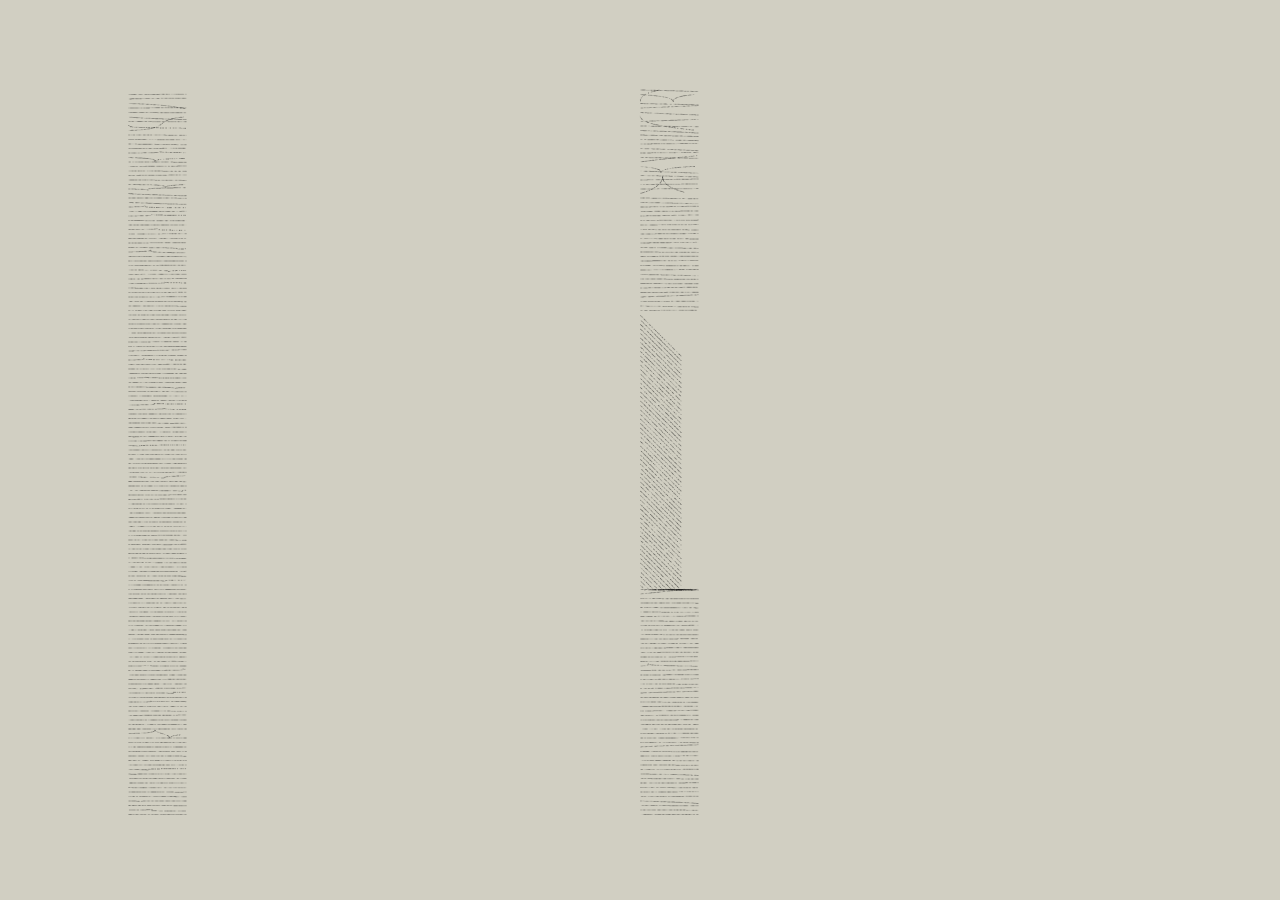
<file: assets/ipfs/QmatX7h1qh8t7VXvkRtc2FouMR8HsnhtpdYqwY32pDhvdn/index.html>
<!DOCTYPE html><html><head>
    <meta http-equiv="Content-Security-Policy" content="
    upgrade-insecure-requests;
    default-src
      'none';
    frame-src
      'self';
    child-src
      'self';
    script-src
      'self'
      'unsafe-inline'
      'unsafe-eval'
      blob:;
    style-src
      'self'
      'unsafe-inline';
    img-src
      'self'
      'unsafe-inline'
      data:
      blob:
      https://services.tzkt.io
      https://ipfs.infura.io
      https://*.infura-ipfs.io
      https://cloudflare-ipfs.com/
      https://ipfs.io/
      https://templewallet.com/logo.png
      https://gateway.pinata.cloud/;
    font-src
      'self'
      data:
      https://ipfs.infura.io
      https://*.infura-ipfs.io
      https://cloudflare-ipfs.com/
      https://fonts.googleapis.com/
      https://ipfs.io/
      https://gateway.pinata.cloud/;
    connect-src
      'self'
      https://better-call.dev
      https://*.better-call.dev
      https://*.cryptonomic-infra.tech
      https://cryptonomic-infra.tech
      https://*.infura.io
      https://*.infura-ipfs.io
      https://infura.io
      blob:
      data:
      ws:
      wss:
      bootstrap.libp2p.io
      preload.ipfs.io
      https://api.versum.xyz
      https://mainnet.smartpy.io
      https://mainnet-tezos.giganode.io
      https://api.etherscan.io
      https://api.thegraph.com
      https://*.tzkt.io
      https://api.hicdex.com
	    https://hdapi.teztools.io
      https://api.tzstats.com
      https://*.wikidata.org
      https://*.coinmarketcap.com
      https://api.openweathermap.org
      https://hicetnunc.xyz
      https://*.hicetnunc.xyz;
    manifest-src
      'self';
    base-uri
      'self';
    form-action
      'none';
    media-src
      'self'
      'unsafe-inline'
      data:
      blob:
      https://ipfs.infura.io
      https://*.infura-ipfs.io
      https://cloudflare-ipfs.com/
      https://ipfs.io/
      https://gateway.pinata.cloud/;
    prefetch-src
      'self'
      https://ipfs.infura.io
      https://*.infura-ipfs.io
      https://cloudflare-ipfs.com/
      https://fonts.googleapis.com/
      https://ipfs.io/
      https://gateway.pinata.cloud/;
    worker-src
      'self'
      'unsafe-inline'
      blob:;">
  
    <title>FXHASH project</title>
    <script id="fxhash-snippet">
      //---- do not edit the following code (you can indent as you wish)
      let alphabet = "123456789abcdefghijkmnopqrstuvwxyzABCDEFGHJKLMNPQRSTUVWXYZ"
      var fxhash = "oo" + Array(49).fill(0).map(_=>alphabet[(Math.random()*alphabet.length)|0]).join('')
      let b58dec = (str) => str.split('').reduce((p,c,i) => p + alphabet.indexOf(c) * (Math.pow(alphabet.length, str.length-i-1)), 0)
      let fxhashTrunc = fxhash.slice(2)
      let regex = new RegExp(".{" + ((fxhash.length/4)|0) + "}", 'g')
      let hashes = fxhashTrunc.match(regex).map(h => b58dec(h))
      let sfc32 = (a, b, c, d) => {
        return () => {
          a |= 0; b |= 0; c |= 0; d |= 0
          var t = (a + b | 0) + d | 0
          d = d + 1 | 0
          a = b ^ b >>> 9
          b = c + (c << 3) | 0
          c = c << 21 | c >>> 11
          c = c + t | 0
          return (t >>> 0) / 4294967296
        }
      }
      var fxrand = sfc32(...hashes)
      //---- /do not edit the following code
    </script>

    <link rel="stylesheet" href="./style.css">

    <!-- if you need to import js scripts do it here -->
    <script src="libraries/p5.min.js"></script>
    <script src="libraries/p5.sound.min.js"></script>
  </head>
  <body>

    <script src="./destroysquare.js"></script>
    <script src="./openSimplexNoise.js"></script>

  

</body></html>
</file>
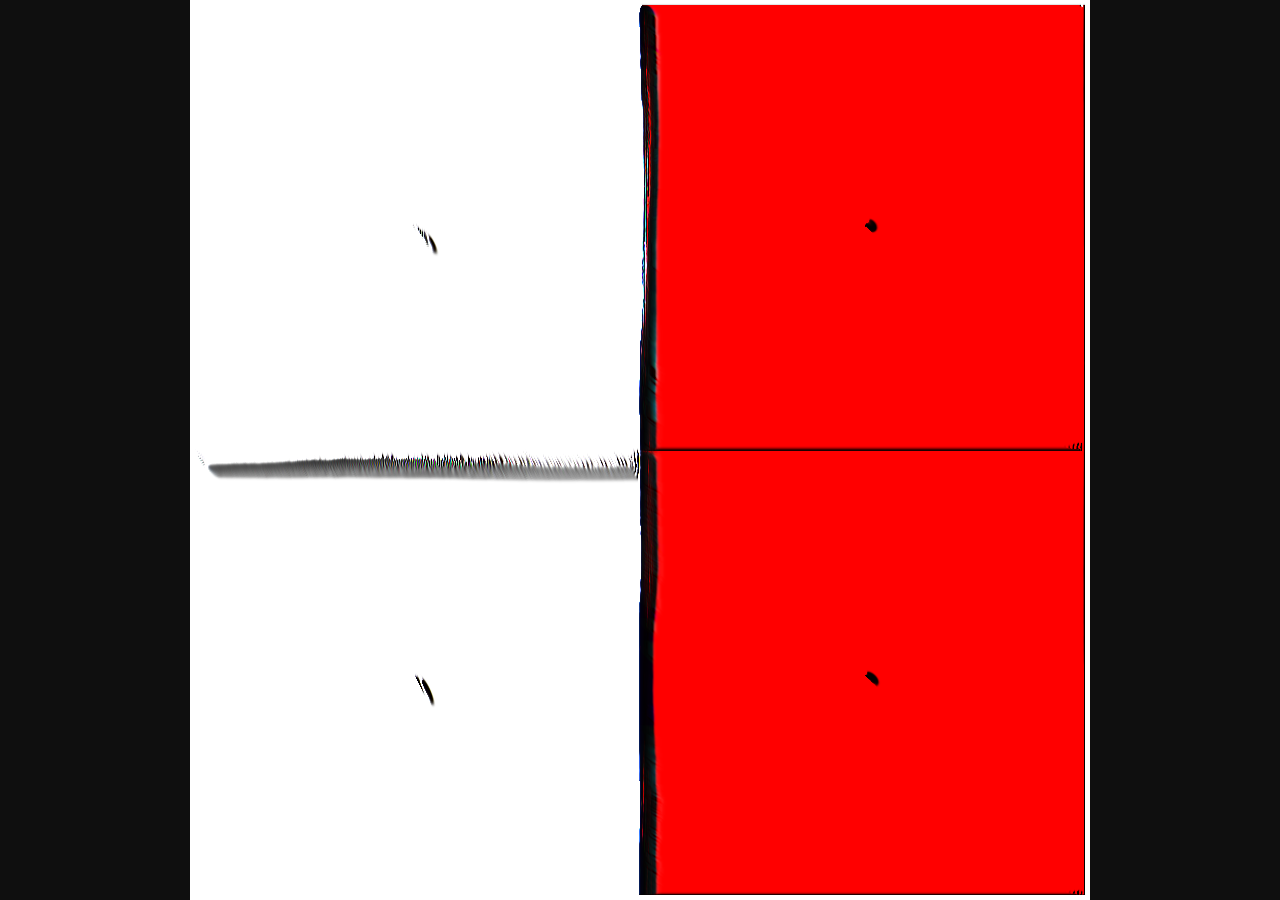
<file: assets/ipfs/QmeuY1wsVt5DzNVxBBQazqvJGwjhw6e4RkqLZtWq393d17/index.html>
<!DOCTYPE html>
<html>
<head>
  <meta charset="UTF-8">
  <title>strained</title>  
<script src="libraries/p5.min.js"></script>
  </head>
  <body>
    <script src="sketch.js"></script>
  </body>
</html>
</file>
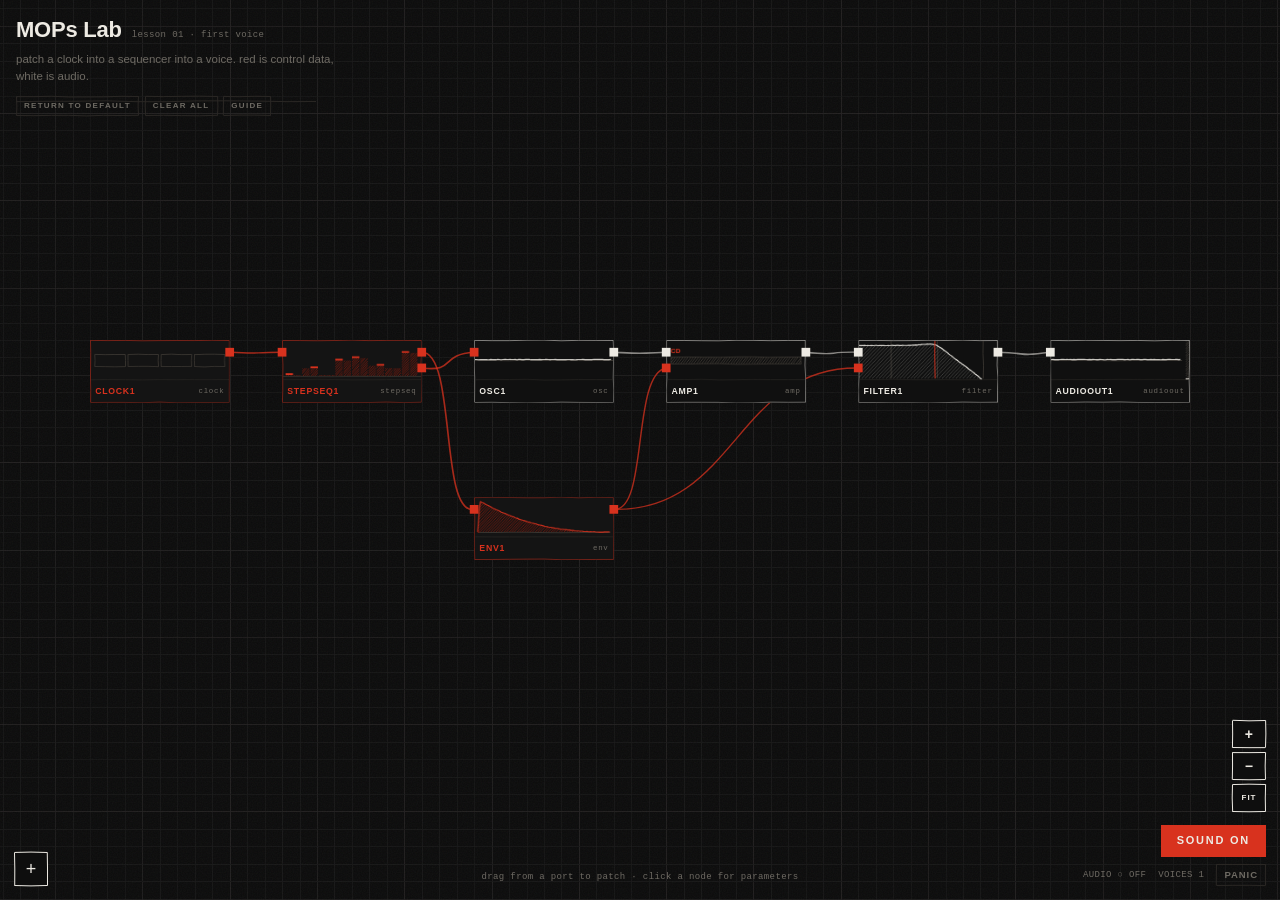
<file: assets/MOPS/mops-lab-lesson-01.html>
<!DOCTYPE html>
<html lang="en">
<head>
<meta charset="utf-8">
<meta name="viewport" content="width=device-width, initial-scale=1, viewport-fit=cover">
<meta name="color-scheme" content="dark">
<title>MOPS LAB</title>
<style>


:root{

  --bg:        #0B0B0B;
  --grid:      #171717;
  --grid-maj:  #222020;
  --panel:     #0E0E0E;
  --node:      #141414;
  --node-audio:#101010;
  --node-hi:   #1B1B1B;
  --rule:      #2A2724;
  --faint:     #3A3631;

  --ink:       #EDEAE3;
  --dim:       #6E6A63;
  --red:       #D8321E;
  --red-dim:   #6E1B10;
  --red-wash:  rgba(216,50,30,.14);

  --ui:   "Helvetica Neue", Helvetica, Arial, sans-serif;
  --mono: ui-monospace, "SF Mono", Menlo, Consolas, "Courier New", monospace;

  --grid-size: 20px;
  --node-w:   160px;
  --node-h:    72px;
  --port:      10px;

  --grain: url("data:image/svg+xml;utf8,<svg xmlns='http://www.w3.org/2000/svg' width='180' height='180'><filter id='n'><feTurbulence type='fractalNoise' baseFrequency='0.8' numOctaves='3' stitchTiles='stitch'/></filter><rect width='100%25' height='100%25' filter='url(%23n)'/></svg>");
}

*,*::before,*::after{ box-sizing:border-box; border-radius:0; }

html,body{
  margin:0; padding:0; height:100%; width:100%;
  background:var(--bg); color:var(--ink);
  font-family:var(--ui); font-size:11.5px; line-height:1.45;
  overflow:hidden;
  -webkit-font-smoothing:antialiased;
  text-rendering:optimizeLegibility;
}

button,input,select,textarea{ font:inherit; color:inherit; background:none; border:0; }

:focus{ outline:none; }
:focus-visible{ outline:1px solid var(--ink); outline-offset:2px; }

#app{
  position:fixed; inset:0;
  display:block;
  overflow:hidden;
  user-select:none;
  -webkit-user-select:none;
}

#stage{
  position:absolute; inset:0;
  background:var(--bg);
  outline:none;
  cursor:default;
  touch-action:none;
  overflow:hidden;
}

#stage.is-panning{ cursor:grabbing; }

#grid{
  position:absolute; inset:0;
  display:block;
  pointer-events:none;
}

#grain{
  position:absolute; inset:0;
  pointer-events:none;
  opacity:.05;
  background-image:var(--grain);
  background-repeat:repeat;
}

#world{
  position:absolute; left:0; top:0; width:0; height:0;
  transform-origin:0 0;
}

.node-layer{ position:absolute; left:0; top:0; width:0; height:0; }

#cables{
  position:absolute; inset:0;
  width:100%; height:100%;
  pointer-events:none;
  overflow:visible;
}

.cable{
  fill:none;
  stroke-width:1.5;
  vector-effect:non-scaling-stroke;
  stroke-linecap:round;
  pointer-events:none;
}

.cable.is-audio{ stroke:var(--ink);  stroke-opacity:.55; }
.cable.is-cd   { stroke:var(--red);  stroke-opacity:.75; }

.cable.is-dragging{ stroke-dasharray:4 3; stroke-opacity:1; }

.cable-tick{
  fill:none;
  stroke:var(--red);
  stroke-width:3;
  stroke-linecap:round;
  vector-effect:non-scaling-stroke;
  pointer-events:none;
}

.cable.is-selected{ stroke-opacity:1; stroke-width:2.5; }

.cable-hit{
  fill:none;
  stroke:transparent;
  stroke-width:8;
  vector-effect:non-scaling-stroke;
  pointer-events:stroke;
  cursor:pointer;
}

.cable-hit:hover + .cable{ stroke-opacity:1 !important; }

.port{
  position:absolute;
  width:var(--port); height:var(--port);
  margin-top:calc(var(--port) / -2);
  border:1px solid transparent;
  cursor:crosshair;
  touch-action:none;
}

.port.is-in { left:calc(var(--port) / -2); }
.port.is-out{ right:calc(var(--port) / -2); }

.port.is-audio{ background:rgba(237,234,227,.4); }
.port.is-cd   { background:rgba(216,50,30,.4); }

.port.is-audio.is-connected{ background:var(--ink); }
.port.is-cd.is-connected   { background:var(--red); }

.port:hover.is-audio, .port.is-hot.is-audio{ background:var(--ink); border-color:var(--bg); outline:1px solid var(--ink); }
.port:hover.is-cd,    .port.is-hot.is-cd   { background:var(--red); border-color:var(--bg); outline:1px solid var(--red); }

.is-patching .port.is-valid.is-audio{ background:var(--ink); }
.is-patching .port.is-valid.is-cd   { background:var(--red); }
.is-patching .port.is-invalid{ opacity:.15; }

.port.is-refused{
  background:var(--red) !important;
  outline:1px solid var(--red);
  opacity:1 !important;
}

.port-label{
  display:none;
  position:absolute; top:50%;
  transform:translateY(-50%);
  padding:0 4px;
  background:var(--bg);
  font-family:var(--mono); font-size:8px; letter-spacing:.04em;
  color:var(--dim);
  white-space:nowrap;
  pointer-events:none;
}

.port.is-in  .port-label{ right:calc(100% + 4px); }
.port.is-out .port-label{ left:calc(100% + 4px); }

.port:hover .port-label{ display:block; }

#hint{
  position:absolute; left:50%; bottom:16px;
  z-index:31;
  transform:translateX(-50%);
  pointer-events:none;
  font-family:var(--mono); font-size:9px; letter-spacing:.04em;
  color:var(--dim);
  white-space:nowrap;
}

#hint.is-flash{ color:var(--red); }

.node-canvas{
  display:block;
  width:100%; height:100%;
}

.node.is-inactive .node-canvas{ opacity:.45; }

.node-inactive{
  order:-1;
  font-family:var(--mono); font-size:8px; letter-spacing:.1em;
  color:var(--red);
}

.node.is-inactive .node-name{ color:var(--dim); }

#status{
  position:absolute; right:14px; bottom:14px;
  z-index:35;
  display:flex; flex-direction:column; align-items:flex-end; gap:7px;
}

.status-row{ display:flex; align-items:center; gap:12px; }

.status-mute{
  padding:8px 16px;
  border:0;
  background:transparent;
  font-family:var(--ui); font-weight:700;
  font-size:11px; letter-spacing:.16em; text-transform:uppercase;
  color:var(--ink);
  cursor:pointer;
  --hand:var(--ink);
}

.status-mute:hover{ background:var(--ink); color:var(--bg); }

.status-mute.is-muted{
  background:var(--red);
  color:var(--ink);
  --hand:var(--red);
}

.status-mute.is-muted:hover{ background:var(--red-dim); }
.status-mute:focus-visible{ outline:1px solid var(--ink); outline-offset:2px; }

.status-item{
  font-family:var(--mono); font-size:9px; letter-spacing:.04em;
  color:var(--dim);
  white-space:nowrap;
}

.status-audio.is-on{ color:var(--ink); }
.status-audio:not(.is-on){ cursor:pointer; }
.status-audio:not(.is-on):hover{ color:var(--ink); }

.status-panic{
  padding:4px 8px;
  border:0;
  font-family:var(--ui); font-weight:700;
  font-size:9.5px; letter-spacing:.1em; text-transform:uppercase;
  color:var(--dim);
  cursor:pointer;
  --hand:var(--rule);
}

.status-panic:hover{ background:var(--red); color:var(--ink); --hand:var(--red); }
.status-panic:focus-visible{ outline:1px solid var(--ink); outline-offset:2px; }

#teach{
  position:absolute; top:96px; left:16px;
  z-index:33;
  display:flex; gap:6px; flex-wrap:wrap;
  max-width:min(52ch, 60%);
}

#teach[hidden]{ display:none; }

.teach-btn{
  padding:4px 8px;
  border:0;
  background:transparent;
  font-family:var(--ui); font-weight:700;
  font-size:8px; letter-spacing:.16em; text-transform:uppercase;
  color:var(--dim);
  cursor:pointer;
  --hand:var(--rule);
}

.teach-btn:hover{ color:var(--ink); --hand:var(--ink); }
.teach-btn.is-on{ background:var(--ink); color:var(--bg); --hand:var(--ink); }
.teach-btn:focus-visible{ outline:1px solid var(--ink); outline-offset:2px; }

#guide{
  position:absolute; top:130px; left:16px;
  z-index:33;
  width:280px; max-width:calc(100% - 32px);
}

#guide[hidden], #info[hidden], #notes[hidden]{ display:none; }

.guide-head{
  display:flex; align-items:center; justify-content:space-between;
  padding:7px 10px 4px;
}

.guide-count{
  font-family:var(--mono); font-size:8.5px; letter-spacing:.1em;
  color:var(--dim);
}

.guide-text{
  margin:0;
  padding:0 10px 8px;
  font-family:var(--ui); font-size:11.5px; line-height:1.45;
  color:var(--ink);
}

.guide-nav{ display:flex; align-items:center; gap:2px; }

.guide-step-btn{
  width:16px; height:16px;
  border:0; background:transparent;
  font-family:var(--ui); font-size:13px; line-height:1;
  color:var(--dim);
  cursor:pointer;
}

.guide-step-btn:hover:not(:disabled){ color:var(--ink); }
.guide-step-btn:disabled{ color:var(--faint); cursor:default; }
.guide-step-btn:focus-visible{ outline:1px solid var(--ink); outline-offset:1px; }

.guide-dots{ display:flex; gap:3px; padding:0 10px 9px; }

.guide-dot{
  flex:1 1 0;
  height:6px;
  padding:0;
  border:0;
  background:transparent;
  cursor:pointer;
}

.guide-dot::after{
  content:"";
  display:block;
  height:2px; margin-top:2px;
  background:var(--faint);
}

.guide-dot:hover::after{ background:var(--ink); }
.guide-dot.is-done::after{ background:var(--dim); }
.guide-dot.is-now::after{ background:var(--red); height:3px; margin-top:1px; }
.guide-dot:focus-visible{ outline:1px solid var(--ink); outline-offset:1px; }

#info{
  position:absolute; right:14px; top:14px;
  z-index:33;
  width:300px; max-width:calc(100% - 28px);
}

#params:not([hidden]) ~ #info{ top:auto; bottom:56px; }

#notes{
  position:absolute; left:50%; top:50%;
  transform:translate(-50%, -50%);
  z-index:37;
  width:520px; max-width:calc(100% - 28px);
  max-height:calc(100% - 56px);
  overflow-y:auto;
}

.info-head{
  display:flex; align-items:center; justify-content:space-between; gap:8px;
  padding:7px 10px 5px;
}

.info-title{
  font-family:var(--ui); font-weight:700;
  font-size:8px; letter-spacing:.16em; text-transform:uppercase;
  color:var(--ink);
}

#info.is-cd .info-title{ color:var(--red); }

.info-close{
  flex:none;
  width:16px; height:16px;
  border:0; background:transparent;
  font-family:var(--ui); font-size:14px; line-height:1;
  color:var(--dim);
  cursor:pointer;
}

.info-close:hover{ color:var(--ink); }
.info-close:focus-visible{ outline:1px solid var(--ink); outline-offset:1px; }

.info-rule{ height:3px; --hand:var(--ink); }
#info.is-cd .info-rule{ --hand:var(--red); }

.info-body{ padding:9px 10px 11px; }

.info-p{
  margin:0;
  font-family:var(--ui); font-size:11.5px; line-height:1.45;
  color:var(--ink);
}

.info-p + .info-p{ margin-top:8px; }

.info-p.is-aside{ color:var(--dim); }

.info-lead{
  font-style:italic;
  color:var(--dim);
}

.info-p.is-aside .info-lead::after{ content:":"; }

.p-info{
  flex:none;
  width:14px; height:14px;
  border:0; background:transparent;
  font-family:var(--ui); font-weight:700; font-style:italic;
  font-size:10px; line-height:1;
  color:var(--dim);
  cursor:pointer;
}

.p-info:hover{ color:var(--ink); }
.p-info:focus-visible{ outline:1px solid var(--ink); outline-offset:2px; }

.status-teach{
  padding:4px 8px;
  border:0;
  font-family:var(--ui); font-weight:700;
  font-size:9.5px; letter-spacing:.1em; text-transform:uppercase;
  color:var(--faint);
  cursor:pointer;
  --hand:var(--rule);
}

.status-teach.is-on{ color:var(--dim); }
.status-teach:hover{ color:var(--ink); --hand:var(--ink); }
.status-teach:focus-visible{ outline:1px solid var(--ink); outline-offset:2px; }

.node{
  position:absolute;
  width:var(--node-w); height:var(--node-h);
  display:flex; flex-direction:column;
  background:var(--node);
  border:0;
  color:var(--ink);
  cursor:default;
}

.node .node-canvas{
  position:absolute; inset:0;
  z-index:0;
}

.node.is-audio{ background:var(--node-audio); }

.node.is-cd{
  background:var(--node);
  border-color:rgba(216,50,30,.55);
  color:var(--red);
}

.node.is-audio:hover{ background:var(--node); }
.node.is-cd:hover{ background:var(--node-hi); }

.node .node-vis{
  flex:none; height:44px; margin:1px;
}

.node .node-foot{
  position:relative; z-index:1;
  flex:1 1 auto;
  display:flex; align-items:center; justify-content:space-between; gap:6px;
  padding:0 6px;
  overflow:hidden;
}

.node .node-name{
  font-family:var(--ui); font-weight:700;
  font-size:10px; letter-spacing:.08em; text-transform:uppercase;
  color:var(--ink);
  white-space:nowrap; overflow:hidden; text-overflow:ellipsis;
}

.node.is-cd .node-name{ color:var(--red); }

.node .node-type{
  font-family:var(--mono);
  font-size:8.5px; letter-spacing:.1em;
  color:var(--dim);
  white-space:nowrap;
}

#add-op{
  position:absolute; left:14px; bottom:14px;
  z-index:35;
  width:34px; height:34px;
  border:0;
  background:var(--panel);
  color:var(--ink);
  font-family:var(--ui); font-size:18px; line-height:1;
  cursor:pointer;
  --hand:var(--ink);
}

#add-op:hover, #add-op.is-open{
  color:var(--bg);
  background:var(--ink);
  --hand:var(--ink);
}

#zoom{
  position:absolute; right:14px; bottom:88px;
  z-index:35;
  display:flex; flex-direction:column; gap:4px;
}

#zoom button{
  width:34px; height:28px;
  border:0;
  background:var(--panel);
  color:var(--ink);
  font-family:var(--ui); font-weight:700;
  font-size:14px; line-height:1;
  letter-spacing:.04em;
  cursor:pointer;
  --hand:var(--ink);
}

#zoom #zoom-fit{ font-size:8px; letter-spacing:.12em; }

#zoom button:hover{
  color:var(--bg);
  background:var(--ink);
  --hand:var(--ink);
}

#zoom button:disabled{
  color:var(--dim);
  cursor:default;
  --hand:var(--rule);
}

#zoom button:disabled:hover{ background:var(--panel); color:var(--dim); }

.panel{
  position:relative;
  isolation:isolate;
  background:var(--panel);
  border:0;
}

.hand-frame{
  position:absolute; left:0; top:0;
  z-index:2;
  pointer-events:none;
  overflow:visible;
}

.hand-frame path{ stroke:var(--hand, var(--rule)); }

.is-hand{ position:relative; }

.panel::after{
  content:"";
  position:absolute; inset:0;
  z-index:-1;
  pointer-events:none;
  opacity:.045;
  background-image:var(--grain);
}

#oplist{
  position:absolute; left:50%; top:50%;
  transform:translate(-50%, -50%);
  z-index:36;
  width:520px; max-width:calc(100% - 28px);
  outline:1px solid var(--rule);
  outline-offset:3px;
}

#oplist[hidden]{ display:none; }

.oplist-filter{
  display:block; width:100%;
  padding:10px 13px;
  border:0;
  background:transparent;
  font-family:var(--mono); font-size:10px; letter-spacing:.04em;
  color:var(--ink);
  outline:none;
}

.oplist-filter-wrap{ --hand:var(--rule); }

.oplist-filter::placeholder{ color:var(--faint); }
.oplist-filter:focus-visible{ outline:1px solid var(--ink); outline-offset:-1px; }

.oplist-cols{ display:flex; align-items:stretch; }

.oplist-col{ flex:1 1 50%; min-width:0; --hand:var(--rule); }

.oplist-col.is-audio{ background:var(--node-audio); }

.oplist-colhead{
  padding:10px 13px 7px;
  font-family:var(--ui); font-weight:700;
  font-size:8px; letter-spacing:.16em; text-transform:uppercase;
  color:var(--dim);
  border:0;
  --hand:var(--rule);
}

.oplist-col.is-cd .oplist-colhead{ color:var(--red); --hand:var(--red-dim); }

.oplist-rows{ padding:5px 0 8px; min-height:150px; }

.oplist-row{
  display:block; width:100%;
  padding:5px 13px;
  text-align:left;
  cursor:pointer;
  border:1px solid transparent;
}

.oplist-row.is-hidden{ display:none; }

.oplist-label{
  display:block;
  font-family:var(--ui); font-weight:700;
  font-size:10px; letter-spacing:.08em; text-transform:uppercase;
  color:var(--ink);
}

.oplist-col.is-cd .oplist-label{ color:var(--red); }

.oplist-blurb{
  display:block;
  font-family:var(--mono); font-size:9px; letter-spacing:.04em;
  color:var(--dim);
}

.oplist-row.is-cursor,
.oplist-row:hover{ background:rgba(237,234,227,.07); }

.oplist-col.is-cd .oplist-row.is-cursor,
.oplist-col.is-cd .oplist-row:hover{ background:var(--red-wash); }

.oplist-row:focus-visible{ outline:1px solid var(--ink); outline-offset:-1px; }

.node.is-selected{
  outline:1px solid var(--ink);
  outline-offset:2px;
  background:var(--node-hi);
}

.node.is-cd.is-selected{ outline-color:var(--red); }

.node-rename{
  width:100%; min-width:0;
  padding:0;
  background:transparent;
  font-family:var(--ui); font-weight:700;
  font-size:10px; letter-spacing:.08em; text-transform:uppercase;
  color:var(--ink);
  outline:none;
  border-bottom:1px solid var(--ink);
}

.node.is-cd .node-rename{ color:var(--red); border-bottom-color:var(--red); }
.node-rename:focus-visible{ outline:1px solid var(--ink); outline-offset:1px; }

#marquee{
  position:absolute;
  z-index:5;
  border:1px solid var(--ink);
  background:rgba(237,234,227,.05);
  pointer-events:none;
}

#marquee[hidden]{ display:none; }

#params{
  position:absolute; top:14px; right:14px;
  z-index:34;
  width:280px;
  max-height:calc(100% - 28px);
  overflow-y:auto;
  overflow-x:hidden;
}

#params.is-wide{ width:320px; }
#params[hidden]{ display:none; }

.p-panel-head{
  display:flex; align-items:center; justify-content:space-between;
  padding:7px 10px 5px;
}

.p-title{
  font-family:var(--ui); font-weight:700;
  font-size:8px; letter-spacing:.16em; text-transform:uppercase;
  color:var(--dim);
}

.p-id{
  display:flex; align-items:baseline; justify-content:space-between; gap:8px;
  padding:0 10px 6px;
}

.p-name{
  flex:1 1 auto; min-width:0;
  padding:0;
  background:transparent;
  font-family:var(--ui); font-weight:700;
  font-size:10px; letter-spacing:.08em; text-transform:uppercase;
  color:var(--ink);
  outline:none;
}

#params.is-cd .p-name{ color:var(--red); }
.p-name:focus-visible{ outline:1px solid var(--ink); outline-offset:1px; }

.p-optype{
  flex:none;
  font-family:var(--mono); font-size:8.5px; letter-spacing:.1em;
  color:var(--dim);
}

.p-rule{ height:3px; --hand:var(--ink); }
#params.is-cd .p-rule{ --hand:var(--red); }

.p-tabs{ display:flex; --hand:var(--rule); }

.p-tab{
  flex:1 1 auto;
  padding:5px 6px;
  border:0;
  font-family:var(--ui); font-weight:700;
  font-size:8px; letter-spacing:.16em; text-transform:uppercase;
  color:var(--dim);
  cursor:pointer;
  --hand:var(--rule);
}
.p-tab:hover{ color:var(--ink); }
.p-tab:focus-visible{ outline:1px solid var(--ink); outline-offset:-2px; }
.p-tab.is-on{ background:var(--ink); color:var(--bg); }
#params.is-cd .p-tab.is-on{ background:var(--red); color:var(--ink); }

.p-body{ padding:10px; }

.p-row + .p-row{ margin-top:14px; }
.p-row.is-inline{ display:flex; align-items:center; justify-content:space-between; }

.p-head{
  display:flex; align-items:baseline; justify-content:space-between; gap:8px;
  margin-bottom:5px;
}

.p-label{
  font-family:var(--ui); font-weight:700;
  font-size:8px; letter-spacing:.16em; text-transform:uppercase;
  color:var(--dim);
}

.p-val{
  font-family:var(--mono); font-size:15px; letter-spacing:.01em;
  font-variant-numeric:tabular-nums;
  color:var(--ink);
}

#params.is-cd .p-val{ color:var(--red); }

.p-empty{
  margin:0;
  font-family:var(--mono); font-size:9px; letter-spacing:.04em;
  color:var(--dim);
}

.p-slider{
  position:relative;
  height:18px;
  cursor:ew-resize;
  touch-action:none;
}

.p-rail{
  position:absolute; inset:0;
  --hand:var(--rule);
}

.p-thumb{
  position:absolute; top:1px;
  width:6px; height:16px;
  margin-left:-3px;
  background:var(--ink);
}

.p-slider.is-cd .p-thumb{ background:var(--red); }
.p-slider:hover .p-rail{ --hand:var(--faint); }
.p-slider:focus-visible{ outline:1px solid var(--ink); outline-offset:2px; }

.p-menu{ display:flex; --hand:var(--rule); }

.p-menu-item{
  flex:1 1 auto;
  padding:4px 6px;
  border:0;
  font-family:var(--ui); font-weight:700;
  font-size:9.5px; letter-spacing:.1em; text-transform:uppercase;
  color:var(--dim);
  cursor:pointer;
  --hand:var(--rule);
}
.p-menu-item:hover{ color:var(--ink); }
.p-menu-item.is-on{ background:var(--ink); color:var(--bg); }
.p-menu.is-cd .p-menu-item.is-on{ background:var(--red); color:var(--ink); }
.p-menu-item:focus-visible{ outline:1px solid var(--ink); outline-offset:-1px; }

.p-toggle{
  width:11px; height:11px;
  border:0;
  cursor:pointer;
  --hand:var(--rule);
}

.p-toggle.is-on{ background:var(--red); --hand:var(--red); }
.p-toggle:focus-visible{ outline:1px solid var(--ink); outline-offset:2px; }

.p-16{
  display:flex; align-items:flex-end; gap:4px;
  touch-action:none;
}

.p-16-col{ flex:1 1 0; min-width:0; display:flex; flex-direction:column; align-items:stretch; }

.p-16-num{
  margin-top:3px;
  font-family:var(--mono); font-size:7px; letter-spacing:0;
  color:var(--faint);
  text-align:center;
}

.p-16-col.is-beat .p-gate,
.p-16-col.is-beat .p-fader{ --hand:var(--dim); }

.p-16-col.is-playing .p-gate,
.p-16-col.is-playing .p-fader{ --hand:var(--red); }
.p-16-col.is-playing .p-16-num{ color:var(--red); }

.p-16-read{ font-size:9px; letter-spacing:.04em; color:var(--dim); }

.p-gate{
  height:36px;
  border:0;
  background:transparent;
  cursor:pointer;
  --hand:var(--rule);
}

.p-gate.is-on{ background:var(--red); --hand:var(--red); }
.p-gate:hover{ --hand:var(--dim); }
.p-gate:focus-visible{ outline:1px solid var(--ink); outline-offset:1px; }

.p-fader{
  position:relative;
  height:90px;
  border:0;
  background:transparent;
  cursor:ns-resize;
  overflow:hidden;
  --hand:var(--rule);
}

.p-fader:hover{ --hand:var(--dim); }

.p-fader-fill{
  position:absolute; left:0; right:0; bottom:0;
  background:var(--red);
}

.p-fader:hover{ border-color:var(--dim); }
.p-fader:focus-visible{ outline:1px solid var(--ink); outline-offset:1px; }

#lockup{
  position:absolute; top:14px; left:16px;
  z-index:30;
  pointer-events:none;
  max-width:min(52ch, 60%);
}

#lockup .lockup-line{
  display:flex; align-items:baseline; gap:10px;
  white-space:nowrap;
}

#lockup .title{
  font-family:var(--ui); font-weight:700;
  font-size:22px; letter-spacing:-.01em;
  color:var(--ink);
}

#lockup .subtitle{
  font-family:var(--mono);
  font-size:9px; letter-spacing:.04em;
  color:var(--dim);
}

#lockup .tagline{
  margin-top:5px;
  font-family:var(--ui); font-weight:400;
  font-size:11.5px; line-height:1.45;
  color:var(--dim);
  white-space:normal;
}

#lockup .lockup-rule{
  height:6px;
  margin-top:2px;
  max-width:300px;
  --hand:var(--rule);
}

#narrow-note{
  position:absolute; left:0; right:0; bottom:0;
  z-index:40;
  display:none;
  padding:5px 10px;
  border-top:1px solid var(--rule);
  background:var(--panel);
  font-family:var(--mono); font-size:9px; letter-spacing:.04em;
  color:var(--dim);
  text-align:center;
  pointer-events:none;
}

@media (max-width: 719px){
  #narrow-note{ display:block; }

  #hint{ display:none; }

  #status{ bottom:32px; right:10px; }
  #add-op{ bottom:32px; left:10px; }

  #zoom{ bottom:104px; right:10px; }

  #lockup{ max-width:92%; }
  #lockup .tagline{ display:none; }
  #teach{ top:58px; max-width:92%; }
}

@media (pointer: coarse){
  #stage{ touch-action:pan-y; }
}

@media (prefers-reduced-motion: reduce){
  *{ animation-duration:.001ms !important; animation-iteration-count:1 !important; transition-duration:.001ms !important; }
}

</style>
</head>
<body>

<div id="app">

  <!-- stage: grid, cables, nodes. tabindex so keyboard works inside an iframe (§12.10) -->
  <div id="stage" tabindex="0" role="application" aria-label="Patch stage">
    <canvas id="grid" aria-hidden="true"></canvas>
    <!-- paper grain: sits over the ground, under everything drawn on it -->
    <div id="grain" aria-hidden="true"></div>
    <!-- cables render behind the nodes; the inner <g> carries the pan/zoom transform -->
    <svg id="cables" aria-hidden="true"></svg>
    <!-- everything in here shares one pan/zoom transform -->
    <div id="world"></div>
    <div id="marquee" hidden></div>
  </div>

  <!-- hint line, bottom-centre (§4.5, §11.4) -->
  <div id="hint" role="status" aria-live="polite"></div>

  <!-- status, bottom-right (§4.5) -->
  <div id="status"></div>

  <!-- The audio gesture gate used to be a full-stage "CLICK TO ENABLE AUDIO" overlay.
       It is gone: the patch is visible from the moment the page loads, and SOUND ON in
       the status bar is the gesture that starts the audio. Nothing sounds until it is
       pressed, so §2's rule still holds — it is just no longer a wall in front of the
       thing the visitor came to look at. -->

  <!-- parameter dialog, docks top-right (§4.5) -->
  <aside id="params" class="panel" aria-label="Parameters" hidden></aside>

  <!-- title lockup, top-left (§4.5) — filled by ui/hud.js from the lesson data -->
  <header id="lockup"></header>

  <!-- teaching layer, top-left under the lockup. All of it can be switched off. -->
  <div id="teach"></div>
  <aside id="guide" class="panel" aria-label="Guide" hidden></aside>
  <aside id="info" class="panel" aria-label="About this operator" hidden></aside>

  <!-- add-operator button, bottom-left (TouchDesigner habit) -->
  <button id="add-op" type="button" aria-label="Add operator" aria-expanded="false" aria-controls="oplist">+</button>

  <!-- Zoom, above the ⊕. The wheel does it on a desktop and two fingers do it on a
       phone, but neither is visible, and a patch fitted into a small frame is small.
       FIT puts the whole patch back on screen. -->
  <div id="zoom" role="group" aria-label="Zoom">
    <button id="zoom-in"  type="button" aria-label="Zoom in">+</button>
    <button id="zoom-out" type="button" aria-label="Zoom out">−</button>
    <button id="zoom-fit" type="button" aria-label="Fit the patch on screen">FIT</button>
  </div>

  <!-- operator list, opens upward from the ⊕ -->
  <div id="oplist" class="panel" role="dialog" aria-label="Add operator" hidden></div>

  <div id="narrow-note">best on a wider screen</div>

</div>

<script>
(function(){
"use strict";
var __modules = {}, __cache = {};
function __require(id){
  if(__cache[id]) return __cache[id];
  var f = __modules[id];
  if(!f) throw new Error("module not found: " + id);
  return (__cache[id] = f());
}

/* ===== src/lessons/lesson-01.js ===== */
__modules["lessons/lesson-01.js"] = function(){


const __default = {
  id: "01",
  title: "MOPs Lab",
  subtitle: "lesson 01 · first voice",
  tagline: "patch a clock into a sequencer into a voice. red is control data, white is audio.",

  ops: ["clock", "stepseq", "env", "osc", "amp", "filter", "audioout"],

  startPatch: null,

  startWithExample: true,

  teaching: true,

  guideSteps: [
    {
      text: "Add a clock. Press tab, or double-click empty space.",
      highlight: "clock",
      done: q => q.node("clock")
    },
    {
      text: "Add a step sequencer and patch the clock's red out into its cd clock in.",
      highlight: "stepseq",
      done: q => q.edge("clock", null, "stepseq", "cd_clock")
    },
    {
      text: "Add an oscillator. Patch the sequencer's cd out to the oscillator's cd pitch.",
      highlight: "osc",
      done: q => q.edge("stepseq", "cd_out", "osc", "cd_pitch")
    },
    {

      text: "Add an audio out and patch the oscillator into it. Now you can hear the sequence.",
      highlight: "audioout",
      done: q => q.reaches("osc", "audioout", "audio")
    },
    {
      text: "Put an amplitude between the oscillator and the audio out. Nothing changes yet — it is open.",
      highlight: "amp",
      done: q => q.edge("osc", "audio", "amp", "audio_in") && q.reaches("amp", "audioout", "audio")
    },
    {
      text: "Add an envelope. Patch the sequencer's cd gate into it, then its cd out into the amplitude's cd.",
      highlight: "env",
      done: q => q.edge("stepseq", "cd_gate", "env", "cd_gate") && q.edge("env", "cd_out", "amp", "cd_amp")
    },
    {
      text: "Put a filter between the amplitude and the audio out, then sweep its cutoff down.",
      highlight: "filter",
      done: q => q.edge("amp", "audio", "filter", "audio_in") && q.reaches("filter", "audioout", "audio")
    },
    {
      text: "Last one: patch the envelope into the filter's cd as well. That is the sound you came for.",
      highlight: "filter",
      done: q => q.edge("env", "cd_out", "filter", "cd_cut")
    }
  ],

  example: {
    nodes: [
      { key: "clock", type: "clock",    x:   40, y:  60 },
      { key: "seq",   type: "stepseq",  x:  260, y:  60 },
      { key: "osc",   type: "osc",      x:  480, y:  60 },
      { key: "amp",   type: "amp",      x:  700, y:  60 },
      { key: "flt",   type: "filter",   x:  920, y:  60 },
      { key: "out",   type: "audioout", x: 1140, y:  60 },
      { key: "env",   type: "env",      x:  480, y: 240 }
    ],
    edges: [
      ["clock", "cd_out",  "seq", "cd_clock"],
      ["seq",   "cd_out",  "osc", "cd_pitch"],
      ["seq",   "cd_gate", "env", "cd_gate"],
      ["osc",   "audio",   "amp", "audio_in"],
      ["env",   "cd_out",  "amp", "cd_amp"],
      ["amp",   "audio",   "flt", "audio_in"],
      ["flt",   "audio",   "out", "audio_in"],
      ["env",   "cd_out",  "flt", "cd_cut"]
    ]
  },

  notes: `This is a simplified model of MOPs, not an emulator. Where it differs:

Audio in MOPs runs at TouchDesigner's frame rate, so an unstable FPS shifts the pitch of everything. The browser has no such constraint — this app stays in tune where a real patch might not. It is worth knowing before it surprises you.

Every operator here has fewer parameters than its MOPs counterpart, and each one says what was cut in its own panel.

One rule is stricter here than in MOPs: the sequencer's clock input only accepts a clock. That is a teaching guardrail, so you cannot wire it into a dead end.

Two things are added rather than simplified: the amplitude has a gain trim and a cd amount, which the MOPs operator does not — there, the level comes from the wire alone.`
};
return { "default": __default };
};

/* ===== src/core/bus.js ===== */
__modules["core/bus.js"] = function(){


const listeners = new Map();

function on(topic, fn){
  let set = listeners.get(topic);
  if(!set){ set = new Set(); listeners.set(topic, set); }
  set.add(fn);
  return () => off(topic, fn);
}

function once(topic, fn){
  const un = on(topic, (...a) => { un(); fn(...a); });
  return un;
}

function off(topic, fn){
  const set = listeners.get(topic);
  if(set){ set.delete(fn); if(!set.size) listeners.delete(topic); }
}

function emit(topic, payload){
  const set = listeners.get(topic);
  if(!set) return;

  for(const fn of Array.from(set)){
    try{ fn(payload); }
    catch(err){ console.error(`[bus] listener for "${topic}" threw`, err); }
  }
}

function clear(){ listeners.clear(); }

const bus = { on, once, off, emit, clear };
const __default = bus;
return { "on": on, "once": once, "off": off, "emit": emit, "clear": clear, "bus": bus, "default": __default };
};

/* ===== src/core/registry.js ===== */
__modules["core/registry.js"] = function(){


const ops = new Map();

const SIGNALS    = ["audio", "cd"];
const CATEGORIES = ["clock", "sequence", "source", "shape", "out"];
const PARAM_TYPES = ["float", "int", "menu", "toggle", "steps16", "gates16"];

function fail(type, msg){
  throw new Error(`[registry] operator "${type}": ${msg}`);
}

function validatePort(type, port, where){
  if(!port.id)    fail(type, `${where} port is missing an id`);
  if(!port.label) fail(type, `${where} port "${port.id}" is missing a label`);
  if(!SIGNALS.includes(port.kind)) fail(type, `${where} port "${port.id}" has kind "${port.kind}"`);

  if(port.kind === "cd" && !/\bcd\b/.test(port.label)){
    fail(type, `cd port "${port.id}" label "${port.label}" must contain "cd"`);
  }
}

function validate(op){
  if(!op || !op.type) throw new Error("[registry] operator has no type");
  const t = op.type;
  if(ops.has(t)) fail(t, "already registered");
  if(!op.label) fail(t, "missing label");
  if(!SIGNALS.includes(op.signal)) fail(t, `signal must be "audio" or "cd"`);
  if(!CATEGORIES.includes(op.category)) fail(t, `unknown category "${op.category}"`);
  if(!op.blurb) fail(t, "missing blurb (shown in the operator list)");

  const ins  = op.ins  || [];
  const outs = op.outs || [];
  ins.forEach(p => validatePort(t, p, "in"));
  outs.forEach(p => validatePort(t, p, "out"));

  const ids = new Set();
  for(const p of ins.concat(outs)){
    if(ids.has(p.id)) fail(t, `duplicate port id "${p.id}"`);
    ids.add(p.id);
  }

  const params = op.params || [];
  if(params.length > 4) fail(t, "more than four parameters (§9)");
  for(const p of params){
    if(!p.id)    fail(t, "a parameter is missing an id");
    if(!p.label) fail(t, `parameter "${p.id}" is missing a label`);
    if(!PARAM_TYPES.includes(p.type)) fail(t, `parameter "${p.id}" has type "${p.type}"`);
    if(p.def === undefined) fail(t, `parameter "${p.id}" is missing a default`);
  }
}

function register(op){
  validate(op);
  ops.set(op.type, {
    ins: [], outs: [], params: [], pages: null,
    ...op
  });
  return op.type;
}

function get(type){
  return ops.get(type) || null;
}

function has(type){
  return ops.has(type);
}

function all(){
  return Array.from(ops.values());
}

function forLesson(lesson){
  const wanted = (lesson && lesson.ops) || [];
  return wanted.map(t => ops.get(t)).filter(Boolean);
}

function portsOf(type){
  const op = ops.get(type);
  return op ? { ins: op.ins, outs: op.outs } : { ins: [], outs: [] };
}

function findPort(type, portId){
  const op = ops.get(type);
  if(!op) return null;
  return op.ins.find(p => p.id === portId) || op.outs.find(p => p.id === portId) || null;
}

function defaultParams(type){
  const op = ops.get(type);
  if(!op) return {};
  const out = {};
  for(const p of op.params){
    out[p.id] = Array.isArray(p.def) ? p.def.slice() : p.def;
  }
  return out;
}

function clear(){ ops.clear(); }
return { "register": register, "get": get, "has": has, "all": all, "forLesson": forLesson, "portsOf": portsOf, "findPort": findPort, "defaultParams": defaultParams, "clear": clear };
};

/* ===== src/ops/hand.js ===== */
__modules["ops/hand.js"] = function(){


function seeded(seed){
  let s = (seed >>> 0) || 0x9e3779b9;
  return function(){
    s ^= s << 13; s >>>= 0;
    s ^= s >>> 17;
    s ^= s << 5;  s >>>= 0;
    return s / 4294967296;
  };
}

function seedOf(str){
  let h = 2166136261;
  const text = String(str);
  for(let i = 0; i < text.length; i++){
    h ^= text.charCodeAt(i);
    h = Math.imul(h, 16777619);
  }
  return h >>> 0;
}

function handLine(g, x1, y1, x2, y2, seed, amp){
  const rnd = seeded(seed);
  const a = amp === undefined ? 0.6 : amp;
  const dx = x2 - x1, dy = y2 - y1;
  const len = Math.hypot(dx, dy) || 1;
  const nx = -dy / len, ny = dx / len;
  const segs = Math.max(2, Math.min(8, Math.round(len / 14)));

  g.beginPath();
  g.moveTo(x1 + (rnd() - .5) * a, y1 + (rnd() - .5) * a);
  for(let i = 1; i <= segs; i++){
    const u = i / segs;

    const bow = Math.sin(u * Math.PI) * (rnd() - .5) * a * 2;
    g.lineTo(x1 + dx * u + nx * bow, y1 + dy * u + ny * bow);
  }
  g.stroke();
}

function handRect(g, x, y, w, h, seed, amp){
  const a = amp === undefined ? 0.5 : amp;
  handLine(g, x, y, x + w, y, seed, a);
  handLine(g, x + w, y, x + w, y + h, seed ^ 0x1111, a);
  handLine(g, x + w, y + h, x, y + h, seed ^ 0x2222, a);
  handLine(g, x, y + h, x, y, seed ^ 0x3333, a);
}

function handStroke(g, pts, seed, amp){
  if(pts.length < 4) return;
  const rnd = seeded(seed);
  const a = amp === undefined ? 0.5 : amp;

  g.beginPath();
  g.moveTo(pts[0], pts[1]);
  for(let i = 2; i < pts.length; i += 2){
    g.lineTo(pts[i] + (rnd() - .5) * a, pts[i + 1] + (rnd() - .5) * a);
  }
  g.stroke();
}

function hatch(g, x, y, w, h, opts){
  if(w <= 0 || h <= 0) return;
  const o = opts || {};
  const gap = o.gap || 3;
  const seed = o.seed || 1;
  const rnd = seeded(seed);
  const jitter = o.jitter === undefined ? 0.7 : o.jitter;

  g.save();
  g.beginPath();
  g.rect(x, y, w, h);
  g.clip();

  g.lineWidth = o.lineWidth || 1;

  const span = w + h;
  for(let d = -h; d < span; d += gap){
    const j = (rnd() - .5) * jitter;
    g.beginPath();
    g.moveTo(x + d + j, y - 1);
    g.lineTo(x + d - h + j, y + h + 1);
    g.stroke();
  }
  g.restore();
}

function inkBar(g, x, y, w, h, seed, opts){
  const o = opts || {};
  if(w <= 0 || h <= 0) return;
  if(o.fill){
    g.fillStyle = o.fill;
    g.fillRect(x, y, w, h);
  }
  if(o.hatch){
    g.strokeStyle = o.hatch;
    hatch(g, x, y, w, h, { gap: o.gap || 3, seed, lineWidth: o.lineWidth || 1 });
  }
  if(o.edge){
    g.strokeStyle = o.edge;
    g.lineWidth = 1;
    handRect(g, x + .5, y + .5, w - 1, h - 1, seed ^ 0x55aa, 0.45);
  }
}
return { "seeded": seeded, "seedOf": seedOf, "handLine": handLine, "handRect": handRect, "handStroke": handStroke, "hatch": hatch, "inkBar": inkBar };
};

/* ===== src/ops/clock.js ===== */
__modules["ops/clock.js"] = function(){


const { hatch, handRect, handLine } = __require("ops/hand.js");

const PULSE_HIGH = 0.02;
const HISTORY = 64;

const __default = {
  type:     "clock",
  label:    "Clock",
  signal:   "cd",
  category: "clock",
  blurb:    "keeps time",

  info: `Keeps time for everything else. It sends a pulse on every 1/16 note, so at 120 BPM you get eight pulses a second. Nothing else in the patch has an opinion about tempo — take the clock away and the sequence stops.

In MOPs: the clock is a control-data operator and its output is red, like everything that carries timing.

Simplified here: BPM only. The real one also has a multiplier and swing.`,

  ins: [],
  outs: [
    { id: "cd_out", kind: "cd", label: "cd clock" }
  ],

  params: [
    { id: "bpm", label: "BPM", type: "float", min: 40, max: 240, step: 1, def: 120, unit: "" }
  ],
  pages: null,

  create(ctx, node, api){
    const src = ctx.createConstantSource();
    src.offset.value = 0;
    src.start();

    let next = 0;
    let step = 0;
    const history = [];

    function pulseDur(){ return 60 / node.params.bpm / 4; }

    return {
      inputs:  {},
      outputs: { cd_out: src },

      onTick(now, until){
        if(!next || next < now - 0.5) next = now + 0.05;

        while(next < until){
          const t = next;
          const dur = pulseDur();

          src.offset.setValueAtTime(1, t);
          src.offset.setValueAtTime(0, t + Math.min(PULSE_HIGH, dur * 0.5));

          const info = { pulseDur: dur, step, bpm: node.params.bpm };
          api.emit("cd_out", t, 1, info);

          api.emit("cd_out", t + Math.min(PULSE_HIGH, dur * 0.5), 0, { ...info, rearm: true });

          history.push({ time: t, step });
          if(history.length > HISTORY) history.shift();

          step++;
          next = t + dur;
        }
      },

      meter(){
        const now = api.now();
        let current = -1, at = 0;
        for(const h of history){
          if(h.time <= now){ current = h.step; at = h.time; }
        }
        const dur = pulseDur();
        return {
          step: current,
          sincePulse: current < 0 ? 99 : now - at,
          pulseDur: dur,
          bpm: node.params.bpm,
          beat: current < 0 ? -1 : Math.floor(current / 4) % 4,
          sixteenth: current < 0 ? -1 : current % 4
        };
      },

      dispose(){
        try{ src.offset.cancelScheduledValues(0); }catch(e){}
        setTimeout(() => {
          try{ src.stop(); }catch(e){}
          try{ src.disconnect(); }catch(e){}
        }, 40);
      }
    };
  },

  draw(g, w, h, t, m, seed){
    const red = "#D8321E", redDim = "#6E1B10", faint = "#3A3631";
    const s = seed || 1;

    const pad = 4;
    const cellW = (w - pad * 2 - 6) / 4;
    const y = Math.round(h / 2 - 7);
    const cellH = 14;
    const beat = m ? m.beat : -1;

    for(let i = 0; i < 4; i++){
      const x = Math.round(pad + i * (cellW + 2));
      const cw = Math.round(cellW) - 1;
      const on = beat >= 0 && i <= beat;

      if(on){
        if(i === beat){
          g.fillStyle = red;
          g.fillRect(x + 1, y + 1, cw - 1, cellH - 1);
        }else{
          g.strokeStyle = redDim;
          hatch(g, x + 1, y + 1, cw - 1, cellH - 1, { gap: 2.5, seed: s ^ (i * 977) });
        }
      }

      g.strokeStyle = on ? red : faint;
      g.lineWidth = 1;
      handRect(g, x + .5, y + .5, cw, cellH, s ^ (i * 7919), 0.5);
    }

    if(m && m.sincePulse < 0.07){
      g.globalAlpha = 1 - m.sincePulse / 0.07;
      g.strokeStyle = red;
      g.lineWidth = 2;
      handLine(g, pad, y + cellH + 6, w - pad - 6, y + cellH + 6, s ^ 0x51, 0.8);
      g.globalAlpha = 1;
    }
  }
};
return { "default": __default };
};

/* ===== src/ops/stepseq.js ===== */
__modules["ops/stepseq.js"] = function(){


const { hatch, handLine } = __require("ops/hand.js");

const STEPS = 16;
const HISTORY = 64;

const GATES = [true, false, false, true, false, false, true, false,
               true, false, false, true, false, false, true, false];

const SEQ = [0, 0, .25, .25, 0, 0, .5, .5, .58, .58, .33, .33, .25, .25, .75, .75];

const __default = {
  type:     "stepseq",
  label:    "Step Sequencer",
  signal:   "cd",
  category: "sequence",
  blurb:    "16 steps",

  info: `Sixteen steps. Each step holds two things: whether a note happens (the gate) and what value it sends (the cd). Both come out of separate red ports, because they do different jobs — the gate is a moment, the cd is a level that stays until the next step.

In MOPs: the same split.

Simplified here: 16 steps fixed, and this input only takes a clock so you can't wire it into a dead end. Random order picks a step at random on every pulse rather than shuffling, so the same step can come up twice.`,

  ins: [
    { id: "cd_clock", kind: "cd", label: "cd clock", trigger: true, accepts: ["clock"] }
  ],
  outs: [
    { id: "cd_gate", kind: "cd", label: "cd gate" },
    { id: "cd_out",  kind: "cd", label: "cd" }
  ],

  params: [
    { id: "order", label: "Order", type: "menu", options: ["forward", "reverse", "random"], def: "forward", page: "gate" },
    { id: "gates", label: "Gates", type: "gates16", def: GATES, page: "gate" },
    { id: "steps", label: "Steps", type: "steps16", def: SEQ, min: 0, max: 1, page: "cd" }
  ],
  pages: [
    { id: "gate", label: "GATE" },
    { id: "cd",   label: "CD" }
  ],

  create(ctx, node, api){
    const cv = ctx.createConstantSource();
    cv.offset.value = 0;
    cv.start();

    const gate = ctx.createConstantSource();
    gate.offset.value = 0;
    gate.start();

    let index = -1;
    const history = [];

    function advance(){
      const order = node.params.order;
      if(order === "random")      return Math.floor(Math.random() * STEPS);
      if(order === "reverse")     return index <= 0 ? STEPS - 1 : index - 1;
      return (index + 1) % STEPS;
    }

    return {

      inputs:  {},
      outputs: { cd_gate: gate, cd_out: cv },

      onPulse(time, info){
        const steps = node.params.steps;
        const gates = node.params.gates;
        const dur = info && info.pulseDur ? info.pulseDur : 0.125;

        index = advance();
        const value = steps[index] || 0;

        cv.offset.setValueAtTime(value, time);
        api.emit("cd_out", time, value, info);

        if(gates[index]){
          const off = time + dur * 0.5;
          gate.offset.setValueAtTime(1, time);
          gate.offset.setValueAtTime(0, off);
          api.emit("cd_gate", time, 1, info);
          api.emit("cd_gate", off, 0, { ...info, rearm: true });
        }

        history.push({ time, step: index });
        if(history.length > HISTORY) history.shift();
      },

      meter(){
        const now = api.now();
        let current = -1, at = 0;
        for(const h of history){
          if(h.time <= now){ current = h.step; at = h.time; }
        }
        return {
          step: current,
          sinceStep: current < 0 ? 99 : now - at,
          steps: node.params.steps,
          gates: node.params.gates
        };
      },

      dispose(){
        setTimeout(() => {
          try{ cv.stop(); }catch(e){}
          try{ gate.stop(); }catch(e){}
          try{ cv.disconnect(); }catch(e){}
          try{ gate.disconnect(); }catch(e){}
        }, 40);
      }
    };
  },

  draw(g, w, h, t, m, seed){
    const red = "#D8321E", redDim = "#6E1B10", faint = "#3A3631";
    const steps = (m && m.steps) || [];
    const gates = (m && m.gates) || [];
    const s = seed || 1;

    const pad = 3;
    const usable = w - pad * 2;
    const barW = usable / STEPS;
    const floorY = h - 3;
    const maxH = h - 8;
    const here = m ? m.step : -1;

    for(let i = 0; i < STEPS; i++){
      const x = pad + i * barW;
      const bw = Math.max(1, barW - 1);
      const v = steps[i] || 0;
      const bh = Math.max(1, v * maxH);
      const live = i === here;

      if(live){
        g.fillStyle = "rgba(216,50,30,.16)";
        g.fillRect(x, 1, bw, h - 2);
      }

      if(live){
        g.fillStyle = red;
        g.fillRect(x, floorY - bh, bw, bh);
      }else{
        g.strokeStyle = redDim;
        hatch(g, x, floorY - bh, bw, bh, { gap: 2.5, seed: s ^ (i * 2654435761), lineWidth: 1 });
      }

      if(gates[i]){
        g.fillStyle = red;
        g.fillRect(x, floorY - bh - 2, bw, 2);
      }
    }

    if(here >= 0){
      const x = pad + here * barW;
      g.strokeStyle = red;
      g.lineWidth = 1;
      handLine(g, x, 1, x, h - 1, s ^ 0x7f, 0.7);
    }

    g.strokeStyle = faint;
    g.lineWidth = 1;
    handLine(g, 0, floorY + .5, w, floorY + .5, s ^ 0xbead, 0.5);
  }
};
return { "default": __default };
};

/* ===== src/engine/cd.js ===== */
__modules["engine/cd.js"] = function(){


const RING = 64;
const EPS  = 1e-9;

function createCDLog(){
  const logs = new Map();

  const key = (nodeId, portId) => nodeId + "/" + portId;

  function record(nodeId, portId, time, value){
    const k = key(nodeId, portId);
    let ring = logs.get(k);
    if(!ring){ ring = []; logs.set(k, ring); }
    ring.push({ time, value });
    if(ring.length > RING) ring.shift();
  }

  function at(nodeId, portId, time){
    const ring = logs.get(key(nodeId, portId));
    if(!ring || !ring.length) return null;
    let found = null;
    for(const entry of ring){
      if(entry.time <= time + EPS) found = entry.value;
    }
    return found;
  }

  function forget(nodeId){
    for(const k of Array.from(logs.keys())){
      if(k.startsWith(nodeId + "/")) logs.delete(k);
    }
  }

  function clear(){ logs.clear(); }

  return { record, at, forget, clear };
}

const RAMP_EVENTS = 16;

function createRampState(){
  let events = [];

  function add(ev){
    events.push(ev);

    events.sort((a, b) => a.time - b.time);
    if(events.length > RAMP_EVENTS) events = events.slice(events.length - RAMP_EVENTS);
  }

  function set(time, value){ add({ kind: "set", time, value }); }

  function ramp(t0, from, to, duration, curve){
    add({
      kind: "ramp", time: t0, from, to,
      duration: Math.max(1e-6, duration),
      curve: curve === "exp" && from > 0 && to > 0 ? "exp" : "lin"
    });
  }

  function store(seg){ ramp(seg.t0, seg.from, seg.to, seg.duration, seg.curve); }

  function cancelFrom(time){ events = events.filter(e => e.time < time - 1e-9); }
  function clear(){ events = []; }

  function valueAt(time){
    let value = null;
    for(const e of events){
      if(e.time > time + 1e-9) break;
      if(e.kind === "set"){ value = e.value; continue; }
      const dt = time - e.time;
      if(dt >= e.duration){ value = e.to; continue; }
      const u = dt / e.duration;
      value = e.curve === "exp"
        ? e.from * Math.pow(e.to / e.from, u)
        : e.from + (e.to - e.from) * u;
    }
    return value;
  }

  return { set, ramp, store, cancelFrom, clear, valueAt, size: () => events.length };
}
return { "createCDLog": createCDLog, "createRampState": createRampState };
};

/* ===== src/ops/env.js ===== */
__modules["ops/env.js"] = function(){


const { hatch, handLine, handStroke } = __require("ops/hand.js");
const { createRampState } = __require("engine/cd.js");

const FLOOR = 0.0005;

const __default = {
  type:     "env",
  label:    "Envelope",
  signal:   "cd",
  category: "shape",
  blurb:    "shapes a note",

  info: `Turns a moment into a shape. When a gate arrives, the output rises to 1 over the attack time and falls back to 0 over the decay time, exponentially, the way a plucked string decays. Patch it into an amplitude and you get notes instead of a drone. Patch it into a filter as well and the tone opens and closes with each note.

In MOPs: the envelope fires on a rising edge, the same rule the Trigger CHOP uses.

Simplified here: attack and decay only, always exponential. The gate's length is ignored — this is an AD envelope, not an ADSR.`,

  ins: [
    { id: "cd_gate", kind: "cd", label: "cd gate", trigger: true }
  ],
  outs: [
    { id: "cd_out", kind: "cd", label: "cd" }
  ],

  params: [
    { id: "attack", label: "Attack", type: "float", min: 1, max: 1000, step: 1, def: 5,   unit: "ms", curve: "log" },
    { id: "decay",  label: "Decay",  type: "float", min: 5, max: 2000, step: 1, def: 220, unit: "ms", curve: "log" }
  ],
  pages: null,

  create(ctx, node, api){
    const src = ctx.createConstantSource();
    src.offset.value = 0;
    src.start();

    const mon = ctx.createAnalyser();
    mon.fftSize = 256;
    const buf = new Float32Array(mon.fftSize);
    src.connect(mon);

    let firedAt = -1;
    let span = 0;

    const ramps = createRampState();
    const valueAt = (t) => { const v = ramps.valueAt(t); return v === null ? 0 : v; };

    return {
      inputs:  {},
      outputs: { cd_out: src },

      onPulse(time){
        const attack = node.params.attack / 1000;
        const decay  = node.params.decay  / 1000;
        const p = src.offset;
        const now = ctx.currentTime;

        const atNow  = Math.max(FLOOR, valueAt(now));
        const atGate = Math.max(FLOOR, valueAt(time));

        p.cancelScheduledValues(time);

        if(firedAt >= 0 && time > now + 0.0005){

          if(firedAt <= now) p.setValueAtTime(atNow, now);
          p.exponentialRampToValueAtTime(atGate, time);
        }

        p.setValueAtTime(atGate, time);
        p.exponentialRampToValueAtTime(1, time + attack);
        p.exponentialRampToValueAtTime(FLOOR, time + attack + decay);
        p.setValueAtTime(0, time + attack + decay + 0.001);

        ramps.cancelFrom(time);
        ramps.set(time, atGate);
        ramps.ramp(time, atGate, 1, attack, "exp");
        ramps.ramp(time + attack, 1, FLOOR, decay, "exp");
        ramps.set(time + attack + decay + 0.001, 0);

        api.emit("cd_out", time, 1, { attack, decay });

        firedAt = time;
        span = attack + decay;
      },

      onParam(){   },

      meter(){
        mon.getFloatTimeDomainData(buf);
        let sum = 0;
        for(let i = 0; i < buf.length; i++) sum += buf[i];
        const value = sum / buf.length;

        const now = api.now();
        const elapsed = firedAt < 0 ? -1 : now - firedAt;
        return {
          value: Math.max(0, Math.min(1, value)),
          attack: node.params.attack / 1000,
          decay:  node.params.decay  / 1000,
          elapsed,
          span,
          running: elapsed >= 0 && elapsed <= span
        };
      },

      dispose(){
        try{ src.offset.cancelScheduledValues(0); }catch(e){}
        setTimeout(() => {
          try{ src.stop(); }catch(e){}
          try{ src.disconnect(); }catch(e){}
        }, 40);
      }
    };
  },

  draw(g, w, h, t, m, seed){
    const red = "#D8321E", redDim = "#6E1B10", faint = "#3A3631";
    const s = seed || 1;

    const pad = 3;
    const x0 = pad, x1 = w - pad;
    const yTop = 4, yBot = h - 4;
    const usable = x1 - x0;

    const attack = m ? m.attack : 0.005;
    const decay  = m ? m.decay  : 0.22;
    const total  = Math.max(1e-4, attack + decay);
    const xPeak  = x0 + usable * (attack / total);

    const curveY = (v) => yBot - v * (yBot - yTop);

    g.strokeStyle = faint;
    g.lineWidth = 1;
    handLine(g, x0, yBot + .5, x1, yBot + .5, s ^ 0x3c, 0.5);

    const pts = [];
    for(let x = x0; x <= xPeak; x += 2){
      const u = xPeak === x0 ? 1 : (x - x0) / (xPeak - x0);
      pts.push(x, curveY(Math.pow(u, 0.6)));
    }
    for(let x = xPeak; x <= x1; x += 2){
      const u = x1 === xPeak ? 1 : (x - xPeak) / (x1 - xPeak);
      pts.push(x, curveY(Math.pow(1 - u, 2.4)));
    }

    g.save();
    g.beginPath();
    g.moveTo(x0, yBot);
    for(let i = 0; i < pts.length; i += 2) g.lineTo(pts[i], pts[i + 1]);
    g.lineTo(x1, yBot);
    g.closePath();
    g.clip();
    g.strokeStyle = redDim;
    hatch(g, x0, yTop, usable, yBot - yTop, { gap: 3, seed: s ^ 0x9d });
    g.restore();

    g.strokeStyle = red;
    g.lineWidth = 1.15;
    g.lineJoin = "round";
    handStroke(g, pts, s ^ 0x5e, 0.45);

    if(m && m.running && m.span > 0){
      const u = Math.max(0, Math.min(1, m.elapsed / m.span));
      const x = x0 + usable * u;
      g.fillStyle = red;
      g.beginPath();
      g.arc(x, curveY(m.value), 2.5, 0, Math.PI * 2);
      g.fill();
    }else{
      g.fillStyle = redDim;
      g.fillRect(x0, yBot - 1, 2, 2);
    }
  }
};
return { "default": __default };
};

/* ===== src/ops/osc.js ===== */
__modules["ops/osc.js"] = function(){
const { handLine, handStroke } = __require("ops/hand.js");

const BASE  = 110;
const LEVEL = 0.35;
const GLIDE = 0.008;

const WAVE = { sine: "sine", saw: "sawtooth", square: "square" };

const __default = {
  type:     "osc",
  label:    "Oscillator",
  signal:   "audio",
  category: "source",
  blurb:    "makes the tone",

  info: `The sound source. It runs at 110 Hz and never stops; everything after it decides whether you hear it. The cd pitch input follows the modular convention: 1.0 is one octave up, so the sequencer's 0–1 range gives you one octave.

In MOPs: the same 1-volt-per-octave rule the Audio Oscillator CHOP uses — a pitch of 0 gives the base frequency, 1 gives an octave up, 1/12 gives a semitone.

Simplified here: three waveforms, and the base frequency is fixed.`,

  ins: [
    { id: "cd_pitch", kind: "cd", label: "cd pitch" }
  ],
  outs: [
    { id: "audio", kind: "audio", label: "audio" }
  ],

  params: [
    { id: "octave", label: "Octave", type: "int",  min: -2, max: 2, step: 1, def: 0 },
    { id: "wave",   label: "Wave",   type: "menu", options: ["sine", "saw", "square"], def: "saw" }
  ],
  pages: null,

  create(ctx, node, api){
    const osc = ctx.createOscillator();
    osc.type = WAVE[node.params.wave] || "sawtooth";
    osc.frequency.value = BASE * Math.pow(2, node.params.octave);

    const level = ctx.createGain();
    level.gain.value = LEVEL;

    const scope = ctx.createAnalyser();
    scope.fftSize = 2048;
    scope.smoothingTimeConstant = 0;
    const wave = new Float32Array(scope.fftSize);

    osc.connect(level);
    level.connect(scope);

    osc.start();

    return {
      inputs:  { cd_pitch: osc.detune },
      outputs: { audio: level },
      scale:   { cd_pitch: 1200 },

      onParam(id, value){
        if(id === "octave"){
          const target = BASE * Math.pow(2, value);
          const t = ctx.currentTime;
          osc.frequency.cancelScheduledValues(t);
          osc.frequency.setValueAtTime(osc.frequency.value, t);
          osc.frequency.exponentialRampToValueAtTime(target, t + GLIDE);
        }else if(id === "wave"){
          osc.type = WAVE[value] || "sawtooth";
        }
      },

      meter(){
        scope.getFloatTimeDomainData(wave);
        let sum = 0;
        for(let i = 0; i < wave.length; i++) sum += wave[i] * wave[i];
        return {
          wave,
          rms: Math.sqrt(sum / wave.length),
          sampleRate: ctx.sampleRate,
          base: BASE * Math.pow(2, node.params.octave),
          shape: node.params.wave
        };
      },

      dispose(){
        api.ramp(level.gain, 0, 0.015);
        setTimeout(() => {
          try{ osc.stop(); }catch(e){}
          try{ osc.disconnect(); }catch(e){}
          try{ level.disconnect(); }catch(e){}
        }, 40);
      }
    };
  },

  draw(g, w, h, t, m, seed){
    const ink = "#EDEAE3", faint = "#3A3631";
    const s = seed || 1;

    g.strokeStyle = faint;
    g.lineWidth = 1;
    handLine(g, 0, Math.round(h / 2) + .5, w, Math.round(h / 2) + .5, s ^ 0xa1, 0.5);

    if(!m || !m.wave) return;

    const span = Math.round(m.sampleRate / 110);
    const buf = m.wave;

    let start = 0;
    const limit = Math.max(0, buf.length - span - 1);
    for(let i = 1; i < limit; i++){
      if(buf[i - 1] <= 0 && buf[i] > 0){ start = i; break; }
    }

    const mid = h / 2;
    const amp = h / 2 - 3;
    const pts = [];
    for(let x = 0; x < w; x += 2){
      const i = start + Math.floor(x / w * span);
      const v = buf[Math.min(buf.length - 1, i)] || 0;

      pts.push(x, mid - Math.max(-1, Math.min(1, v / 0.35)) * amp);
    }
    g.strokeStyle = ink;
    g.lineWidth = 1.15;
    g.lineJoin = "round";
    handStroke(g, pts, s ^ 0xd0, 0.42);
  }
};
return { "default": __default };
};

/* ===== src/ops/amp.js ===== */
__modules["ops/amp.js"] = function(){


const { hatch, handRect, handLine } = __require("ops/hand.js");

const SWITCH = 0.01;
const TRIM   = 0.02;

const __default = {
  type:     "amp",
  label:    "Amplitude",
  signal:   "audio",
  category: "shape",
  blurb:    "opens and closes",

  info: `It multiplies the audio coming in by whatever the cd input tells it. Gain sets the level going into that multiply; cd amount decides how much of the incoming control signal reaches it. With nothing patched to cd it stays open at the gain you set, so you can hear your oscillator while you build. The moment you patch something in, that something is in charge — which is why an amplitude with a cd input and no envelope is silent.

In MOPs: this is the multiply at the centre of every voice, and it really is that small — the level comes from the wire alone.

Added here: a gain trim and a cd amount, so you can balance a voice without a mixer.`,

  ins: [
    { id: "audio_in", kind: "audio", label: "audio" },
    { id: "cd_amp",   kind: "cd",    label: "cd" }
  ],
  outs: [
    { id: "audio", kind: "audio", label: "audio" }
  ],

  params: [
    { id: "gain",   label: "Gain",      type: "float", min: 0, max: 1, step: .01, def: 1 },
    { id: "amount", label: "CD Amount", type: "float", min: 0, max: 1, step: .01, def: 1, cd: true }
  ],
  pages: null,

  create(ctx, node, api){
    const level = ctx.createGain();
    level.gain.value = node.params.gain;

    const vca = ctx.createGain();
    vca.gain.value = 1;

    level.connect(vca);

    const cdIn = ctx.createGain();
    cdIn.gain.value = node.params.amount;
    cdIn.connect(vca.gain);

    const mon = ctx.createAnalyser();
    mon.fftSize = 256;
    const cdBuf = new Float32Array(mon.fftSize);
    cdIn.connect(mon);

    const outMon = ctx.createAnalyser();
    outMon.fftSize = 256;
    const outBuf = new Float32Array(outMon.fftSize);
    vca.connect(outMon);

    let driven = false;

    return {
      inputs:  { audio_in: level, cd_amp: cdIn },
      outputs: { audio: vca },
      scale:   { cd_amp: 1 },

      onInputs(wired){
        const on = wired.has("cd_amp");
        if(on === driven) return;
        driven = on;
        api.ramp(vca.gain, on ? 0 : 1, SWITCH);
      },

      onParam(id, value){
        if(id === "gain")        api.ramp(level.gain, value, TRIM);
        else if(id === "amount") api.ramp(cdIn.gain, value, TRIM);
      },

      meter(){
        mon.getFloatTimeDomainData(cdBuf);
        let sum = 0;
        for(let i = 0; i < cdBuf.length; i++) sum += cdBuf[i];
        const cdValue = sum / cdBuf.length;

        outMon.getFloatTimeDomainData(outBuf);
        let peak = 0, sq = 0;
        for(let i = 0; i < outBuf.length; i++){
          const v = outBuf[i];
          sq += v * v;
          const a = v < 0 ? -v : v;
          if(a > peak) peak = a;
        }

        const opening = driven ? Math.max(0, Math.min(1, cdValue)) : 1;
        return {
          driven,
          gain: node.params.gain,
          opening,
          level: Math.max(0, Math.min(1, node.params.gain * opening)),
          out: peak,
          rms: Math.sqrt(sq / outBuf.length)
        };
      },

      dispose(){
        api.ramp(vca.gain, 0, 0.015);
        setTimeout(() => {
          try{ level.disconnect(); }catch(e){}
          try{ vca.disconnect(); }catch(e){}
          try{ cdIn.disconnect(); }catch(e){}
        }, 40);
      }
    };
  },

  draw(g, w, h, t, m, seed){
    const ink = "#EDEAE3", dim = "#6E6A63", red = "#D8321E", faint = "#3A3631";
    const s = seed || 1;

    const pad = 4;
    const barY = Math.round(h / 2) - 4;
    const barH = 8;
    const barW = w - pad * 2;

    g.strokeStyle = faint;
    hatch(g, pad + 1, barY + 1, barW - 2, barH - 1, { gap: 3, seed: s ^ 0x0f });

    const level = m ? m.level : 1;
    g.fillStyle = m && m.driven ? red : ink;
    g.fillRect(pad + 1, barY + 1, Math.max(0, (barW - 2) * level), barH - 1);

    g.strokeStyle = faint;
    g.lineWidth = 1;
    handRect(g, pad + .5, barY + .5, barW - 1, barH, s ^ 0x4d, 0.5);

    if(m && m.gain < 1){
      const x = pad + 1 + (barW - 2) * m.gain;
      g.strokeStyle = dim;
      g.lineWidth = 1;
      handLine(g, x, barY - 1, x, barY + barH + 2, s ^ 0x6c, 0.5);
    }

    g.font = "700 8px Helvetica, Arial, sans-serif";
    g.textAlign = "left";
    g.textBaseline = "alphabetic";
    g.fillStyle = m && m.driven ? red : dim;
    g.fillText(m && m.driven ? "CD" : "OPEN", pad, barY - 4);
  }
};
return { "default": __default };
};

/* ===== src/ops/filter.js ===== */
__modules["ops/filter.js"] = function(){


const { hatch, handLine, handStroke } = __require("ops/hand.js");

const CD_RANGE = 4000;
const CEILING  = 12000;
const TRIM     = 0.02;

const __default = {
  type:     "filter",
  label:    "Filter",
  signal:   "audio",
  category: "shape",
  blurb:    "removes highs",

  info: `Removes the high frequencies above the cutoff and leaves the low ones. Sweep the cutoff down and a bright saw turns dark. The cd amount decides how much an incoming control signal pushes the cutoff around.

In MOPs: a 4-pole filter with lowpass, highpass and bandpass modes, adjustable rolloff and a dry/wet mix.

Simplified here: lowpass only, fixed resonance, no dry/wet.`,

  ins: [
    { id: "audio_in", kind: "audio", label: "audio" },
    { id: "cd_cut",   kind: "cd",    label: "cd" }
  ],
  outs: [
    { id: "audio", kind: "audio", label: "audio" }
  ],

  params: [
    { id: "cutoff", label: "Cutoff",    type: "float", min: 40, max: 3000, step: 1,   def: 900, unit: "Hz", curve: "exp" },
    { id: "amount", label: "CD Amount", type: "float", min: 0,  max: 1,    step: .01, def: .5, cd: true }
  ],
  pages: null,

  create(ctx, node, api){
    const biquad = ctx.createBiquadFilter();
    biquad.type = "lowpass";
    biquad.frequency.value = node.params.cutoff;
    biquad.Q.value = 1;

    const cdIn = ctx.createGain();
    cdIn.gain.value = scaleFor(node.params.amount, node.params.cutoff);
    cdIn.connect(biquad.frequency);

    const mon = ctx.createAnalyser();
    mon.fftSize = 256;
    const cdBuf = new Float32Array(mon.fftSize);
    cdIn.connect(mon);

    const outMon = ctx.createAnalyser();
    outMon.fftSize = 256;
    const outBuf = new Float32Array(outMon.fftSize);
    biquad.connect(outMon);

    function scaleFor(amount, cutoff){
      return Math.min(amount * CD_RANGE, Math.max(0, CEILING - cutoff));
    }

    const BINS = 96;
    const freqs = new Float32Array(BINS);
    const mag = new Float32Array(BINS);
    const phase = new Float32Array(BINS);
    for(let i = 0; i < BINS; i++){
      freqs[i] = 20 * Math.pow(20000 / 20, i / (BINS - 1));
    }

    return {
      inputs:  { audio_in: biquad, cd_cut: cdIn },
      outputs: { audio: biquad },
      scale:   { cd_cut: 1 },

      onParam(id, value){
        if(id === "cutoff"){
          const t = ctx.currentTime;
          biquad.frequency.cancelScheduledValues(t);
          biquad.frequency.setValueAtTime(biquad.frequency.value, t);
          biquad.frequency.exponentialRampToValueAtTime(Math.max(20, value), t + 0.01);
          api.ramp(cdIn.gain, scaleFor(node.params.amount, value), TRIM);
        }else if(id === "amount"){
          api.ramp(cdIn.gain, scaleFor(value, node.params.cutoff), TRIM);
        }
      },

      meter(){
        mon.getFloatTimeDomainData(cdBuf);
        let sum = 0;
        for(let i = 0; i < cdBuf.length; i++) sum += cdBuf[i];
        const push = sum / cdBuf.length;

        biquad.getFrequencyResponse(freqs, mag, phase);

        outMon.getFloatTimeDomainData(outBuf);
        let sq = 0;
        for(let i = 0; i < outBuf.length; i++) sq += outBuf[i] * outBuf[i];

        return {
          freqs, mag, bins: BINS,
          rms: Math.sqrt(sq / outBuf.length),

          cutoff: node.params.cutoff,
          effective: Math.max(20, Math.min(CEILING, node.params.cutoff + push)),
          amount: node.params.amount
        };
      },

      dispose(){
        setTimeout(() => {
          try{ biquad.disconnect(); }catch(e){}
          try{ cdIn.disconnect(); }catch(e){}
        }, 40);
      }
    };
  },

  draw(g, w, h, t, m, seed){
    const ink = "#EDEAE3", red = "#D8321E", faint = "#3A3631";
    const s = seed || 1;
    const LO = 20, HI = 20000;
    const xOf = (f) => (Math.log(f / LO) / Math.log(HI / LO)) * w;

    g.strokeStyle = faint;
    g.lineWidth = 1;
    let k = 0;
    for(const f of [100, 1000, 10000]){
      handLine(g, xOf(f), 0, xOf(f), h, s ^ (++k * 4093), 0.5);
    }

    if(!m || !m.mag) return;

    const yOf = (db) => h - ((db + 42) / 48) * h;
    const pts = [];
    for(let i = 0; i < m.bins; i++){
      const db = 20 * Math.log10(Math.max(1e-4, m.mag[i]));
      pts.push(xOf(m.freqs[i]), Math.max(-2, Math.min(h + 2, yOf(db))));
    }

    g.save();
    g.beginPath();
    g.moveTo(pts[0], h);
    for(let i = 0; i < pts.length; i += 2) g.lineTo(pts[i], pts[i + 1]);
    g.lineTo(pts[pts.length - 2], h);
    g.closePath();
    g.clip();
    g.strokeStyle = "rgba(237,234,227,.22)";
    hatch(g, 0, 0, w, h, { gap: 4, seed: s ^ 0x2b });
    g.restore();

    g.strokeStyle = ink;
    g.lineWidth = 1.15;
    g.lineJoin = "round";
    handStroke(g, pts, s ^ 0x77, 0.4);

    g.strokeStyle = red;
    g.lineWidth = 1;
    handLine(g, xOf(m.effective), 0, xOf(m.effective), h, s ^ 0xf1, 0.7);
  }
};
return { "default": __default };
};

/* ===== src/ops/audioout.js ===== */
__modules["ops/audioout.js"] = function(){


const { hatch, handLine, handStroke } = __require("ops/hand.js");

const RAMP = 0.02;

const __default = {
  type:     "audioout",
  label:    "Audio Out",
  signal:   "audio",
  category: "out",
  blurb:    "sends to speakers",

  info: `The end of the chain. One per patch: sum your sounds first, then send them here.

In MOPs: the same rule, and the same first thing to check when a patch is silent — is the audio out on, and is it turned up?

Simplified here: volume only.`,

  unique: true,
  uniqueHint: "one audio out per patch — mix first, then send",

  ins: [
    { id: "audio_in", kind: "audio", label: "audio" }
  ],
  outs: [],

  params: [
    { id: "volume", label: "Volume", type: "float", min: 0, max: 1, step: .01, def: .7 }
  ],
  pages: null,

  create(ctx, node, api){
    const input = ctx.createGain();
    const vol   = ctx.createGain();
    vol.gain.value = node.params.volume;

    const analyser = ctx.createAnalyser();
    analyser.fftSize = 1024;
    analyser.smoothingTimeConstant = 0;
    const wave = new Float32Array(analyser.fftSize);

    input.connect(vol);
    vol.connect(analyser);

    let connected = false;
    let peakHold = 0;
    let peakAge = 0;

    return {
      inputs:  { audio_in: input },
      outputs: {},
      toDestination: vol,
      active: true,

      setActive(on){
        this.active = !!on;
        api.ramp(vol.gain, on ? node.params.volume : 0, RAMP);
      },

      onInputs(wired){ connected = wired.has("audio_in"); },

      onParam(id, value){
        if(id !== "volume") return;
        api.ramp(vol.gain, this.active ? value : 0, RAMP);
      },

      meter(){
        analyser.getFloatTimeDomainData(wave);
        let peak = 0, sum = 0;
        for(let i = 0; i < wave.length; i++){
          const v = wave[i];
          sum += v * v;
          const a = v < 0 ? -v : v;
          if(a > peak) peak = a;
        }
        const rms = Math.sqrt(sum / wave.length);

        if(peak >= peakHold){ peakHold = peak; peakAge = 0; }
        else if(++peakAge > 45){ peakHold = Math.max(peak, peakHold * 0.92); }

        return {
          wave, rms, peak, peakHold,
          active: this.active,
          connected,
          volume: node.params.volume,

          silent: node.params.volume === 0 || (!connected && peak < 1e-4)
        };
      },

      dispose(){

        api.ramp(vol.gain, 0, 0.015);
        setTimeout(() => {
          try{ input.disconnect(); }catch(e){}
          try{ vol.disconnect(); }catch(e){}
        }, 40);
      }
    };
  },

  draw(g, w, h, t, m, seed){
    const ink = "#EDEAE3", dim = "#6E6A63", faint = "#3A3631";
    const s = seed || 1;

    if(!m || m.silent){
      g.fillStyle = dim;
      g.font = "8px ui-monospace, Menlo, Consolas, monospace";
      g.textAlign = "center";
      g.textBaseline = "middle";
      g.fillText("NO SIGNAL", w / 2, h / 2);
      return;
    }

    const barW = 4;
    const scopeW = w - barW - 4;

    g.strokeStyle = faint;
    g.lineWidth = 1;
    handLine(g, 0, Math.round(h / 2) + .5, scopeW, Math.round(h / 2) + .5, s ^ 0x2e, 0.5);

    const wave = m.wave;
    const step = Math.max(1, Math.floor(wave.length / scopeW));
    const pts = [];
    for(let x = 0; x < scopeW; x += 2){
      const v = wave[Math.min(wave.length - 1, x * step)] || 0;
      pts.push(x, h / 2 - v * (h / 2 - 2));
    }
    g.strokeStyle = ink;
    g.globalAlpha = m.active ? 1 : .35;
    g.lineWidth = 1.15;
    g.lineJoin = "round";
    handStroke(g, pts, s ^ 0x8b, 0.42);
    g.globalAlpha = 1;

    const ph = Math.min(1, m.peakHold);
    g.strokeStyle = faint;
    hatch(g, w - barW, 0, barW, h, { gap: 2.5, seed: s ^ 0xc3 });
    g.fillStyle = ph > .98 ? "#D8321E" : ink;
    g.fillRect(w - barW, h - ph * h, barW, Math.max(1, ph * h));
  }
};
return { "default": __default };
};

/* ===== src/ops/kick.js ===== */
__modules["ops/kick.js"] = function(){


const { hatch, handLine, handStroke } = __require("ops/hand.js");

const BASE        = 50;
const PITCH_DECAY = 0.035;
const ATTACK      = 0.0015;
const FLOOR       = 0.0005;
const TAIL        = 0.05;

const HARMONICS = [0, 1.0, 0.35, 0.18, 0.08, 0.04];

const __default = {
  type:     "kick",
  label:    "Kick",
  signal:   "audio",
  category: "source",
  blurb:    "one hit per gate",

  info: `One hit per gate. Inside it is a short tone whose pitch drops fast — that drop is what makes a kick sound like a kick rather than a beep. Pitch Env sets how far above 50 Hz the hit starts; Amp Decay sets how long it rings. The cd vel input scales how hard the hit lands.

In MOPs: the same idea, built from an oscillator, a fast envelope on the pitch and another on the amplitude.

Simplified here: base tune, pitch decay and drive are fixed, and there's no click control.`,

  ins: [
    { id: "cd_gate", kind: "cd", label: "cd gate", trigger: true },
    { id: "cd_vel",  kind: "cd", label: "cd vel" }
  ],
  outs: [
    { id: "audio", kind: "audio", label: "audio" }
  ],

  params: [
    { id: "wave",     label: "Wave",      type: "menu",  options: ["sine", "triangle", "wavetable"], def: "sine" },
    { id: "pitchamt", label: "Pitch Env", type: "float", min: 0,  max: 200, step: 1, def: 70,  unit: "Hz" },
    { id: "ampdecay", label: "Amp Decay", type: "float", min: 40, max: 800, step: 1, def: 220, unit: "ms" }
  ],
  pages: null,

  create(ctx, node, api){
    const out = ctx.createGain();
    out.gain.value = 1;

    const scope = ctx.createAnalyser();

    scope.fftSize = 2048;
    scope.smoothingTimeConstant = 0;
    const wave = new Float32Array(scope.fftSize);
    out.connect(scope);

    const table = ctx.createPeriodicWave(
      new Float32Array(HARMONICS.length),
      new Float32Array(HARMONICS),
      { disableNormalization: false }
    );

    let firedAt = -1;
    let lastVel = 1;

    return {

      inputs:  {},
      outputs: { audio: out },

      onPulse(time){
        const vel = api.sampleCD("cd_vel", time);
        const v = vel === null ? 1 : vel;
        const decay = node.params.ampdecay / 1000;
        const pitchamt = node.params.pitchamt;
        const shape = node.params.wave;

        const peak = Math.max(FLOOR, 0.9 * v);

        firedAt = time;
        lastVel = v;

        api.voice(time, time + decay + TAIL, () => {
          const osc = ctx.createOscillator();
          if(shape === "wavetable") osc.setPeriodicWave(table);
          else osc.type = shape;

          osc.frequency.setValueAtTime(BASE + pitchamt, time);

          if(pitchamt > 0.5){
            osc.frequency.exponentialRampToValueAtTime(BASE, time + PITCH_DECAY);
          }

          const g = ctx.createGain();
          g.gain.setValueAtTime(FLOOR, time);
          g.gain.linearRampToValueAtTime(peak, time + ATTACK);
          g.gain.exponentialRampToValueAtTime(FLOOR, time + decay);

          osc.connect(g);
          g.connect(out);
          osc.start(time);
          try{ osc.stop(time + decay + TAIL * 0.6); }catch(e){}

          return { nodes: [osc, g], fade: g.gain };
        });
      },

      meter(){
        scope.getFloatTimeDomainData(wave);
        let peak = 0, sq = 0;
        for(let i = 0; i < wave.length; i++){
          const s = wave[i];
          sq += s * s;
          const a = s < 0 ? -s : s;
          if(a > peak) peak = a;
        }
        const decay = node.params.ampdecay / 1000;
        const since = firedAt < 0 ? -1 : api.now() - firedAt;
        return {
          wave, peak, rms: Math.sqrt(sq / wave.length),
          decay,
          pitchamt: node.params.pitchamt,
          shape: node.params.wave,
          vel: lastVel,
          since,
          live: since >= 0 && since <= decay
        };
      },

      dispose(){
        api.ramp(out.gain, 0, 0.015);
        setTimeout(() => { try{ out.disconnect(); }catch(e){} }, 40);
      }
    };
  },

  draw(g, w, h, t, m, seed){
    const ink = "#EDEAE3", dim = "#6E6A63", faint = "#3A3631";
    const s = seed || 1;

    const pad = 3;
    const x0 = pad, x1 = w - pad;
    const yTop = 4, yBot = h - 4;
    const span = x1 - x0;

    g.strokeStyle = faint;
    g.lineWidth = 1;
    handLine(g, x0, yBot + .5, x1, yBot + .5, s ^ 0x2a, 0.5);

    if(!m) return;

    const decay = Math.max(0.001, m.decay);
    const ampAt = (u) => Math.pow(FLOOR, u);
    const yOf = (v) => yBot - v * (yBot - yTop);

    const pts = [];
    for(let x = x0; x <= x1; x += 2) pts.push(x, yOf(ampAt((x - x0) / span)));

    g.save();
    g.beginPath();
    g.moveTo(x0, yBot);
    for(let i = 0; i < pts.length; i += 2) g.lineTo(pts[i], pts[i + 1]);
    g.lineTo(x1, yBot);
    g.closePath();
    g.clip();
    g.strokeStyle = "rgba(237,234,227,.22)";
    hatch(g, x0, yTop, span, yBot - yTop, { gap: 3, seed: s ^ 0x71 });
    g.restore();

    g.strokeStyle = ink;
    g.lineWidth = 1.15;
    g.lineJoin = "round";
    handStroke(g, pts, s ^ 0x5b, 0.4);

    if(m.pitchamt > 0.5){
      const frac = Math.min(1, PITCH_DECAY / decay);
      const top = yTop + 1;
      const bottom = yBot - (yBot - yTop) * 0.18;
      const pp = [];
      const steps = Math.max(4, Math.round(span * frac / 2));
      for(let i = 0; i <= steps; i++){
        const u = i / steps;
        pp.push(x0 + span * frac * u, top + (bottom - top) * Math.pow(u, 0.45));
      }
      g.strokeStyle = dim;
      g.lineWidth = 1;
      handStroke(g, pp, s ^ 0x9e, 0.35);
    }

    if(m.live){
      const u = Math.max(0, Math.min(1, m.since / decay));
      g.fillStyle = ink;
      g.beginPath();
      g.arc(x0 + span * u, yOf(ampAt(u)), 2.5, 0, Math.PI * 2);
      g.fill();
    }
  }
};
return { "default": __default };
};

/* ===== src/ops/snarehat.js ===== */
__modules["ops/snarehat.js"] = function(){


const { hatch, handLine, handStroke } = __require("ops/hand.js");

const FLOOR = 0.0005;
const TAIL  = 0.05;

const SNR_MAX = 0.600;
const HH_MAX  = 0.500;

const __default = {
  type:     "snarehat",
  label:    "Snare / Hat",
  signal:   "audio",
  category: "source",
  blurb:    "snare and hat, one operator",

  info: `Two voices in one operator, each with its own gate and its own velocity, because a drum pattern almost always needs both. The snare is a short tuned body plus a burst of noise; the hat is the same noise, filtered brighter and cut off much faster. Snr Tone moves the snare from dark and bodied to bright and snappy; Hat Tone moves the hat from airy to metallic; the decays decide closed or open, tight or loose.

In MOPs: the noise is a Noise CHOP set to Random, which is true white noise — every sample independent — and the brightness comes from highpass and bandpass filtering, exactly as here.

Simplified here: one Tone control per voice instead of separate tune, mix and cutoff parameters, and no drive.`,

  ins: [
    { id: "cd_gate_snr", kind: "cd", label: "cd gate snr", trigger: true },
    { id: "cd_vel_snr",  kind: "cd", label: "cd vel snr" },
    { id: "cd_gate_hh",  kind: "cd", label: "cd gate hh",  trigger: true },
    { id: "cd_vel_hh",   kind: "cd", label: "cd vel hh" }
  ],
  outs: [
    { id: "audio_snr", kind: "audio", label: "audio snr" },
    { id: "audio_hh",  kind: "audio", label: "audio hh" }
  ],

  params: [
    { id: "snrtone",  label: "Snr Tone",  type: "float", min: 0,  max: 1,   step: .01, def: .45 },
    { id: "snrdecay", label: "Snr Decay", type: "float", min: 30, max: 600, step: 1,   def: 180, unit: "ms" },
    { id: "hhtone",   label: "Hat Tone",  type: "float", min: 0,  max: 1,   step: .01, def: .4 },
    { id: "hhdecay",  label: "Hat Decay", type: "float", min: 10, max: 500, step: 1,   def: 45,  unit: "ms" }
  ],
  pages: null,

  create(ctx, node, api){
    const outSnr = ctx.createGain();
    const outHh  = ctx.createGain();
    outSnr.gain.value = 1;
    outHh.gain.value = 1;

    const snrScope = ctx.createAnalyser();
    snrScope.fftSize = 1024;
    snrScope.smoothingTimeConstant = 0;
    const snrWave = new Float32Array(snrScope.fftSize);
    outSnr.connect(snrScope);

    const hhScope = ctx.createAnalyser();
    hhScope.fftSize = 1024;
    hhScope.smoothingTimeConstant = 0;
    const hhWave = new Float32Array(hhScope.fftSize);
    outHh.connect(hhScope);

    let snrAt = -1, hhAt = -1;

    function noise(time){
      const buf = api.noiseBuffer();
      if(!buf) return null;
      const src = ctx.createBufferSource();
      src.buffer = buf;
      src.loop = true;
      src.start(time, Math.random() * buf.duration);
      return src;
    }

    function hitSnare(time){
      const vel = api.sampleCD("cd_vel_snr", time);
      const v = vel === null ? 1 : vel;
      const tone = node.params.snrtone;
      const decay = node.params.snrdecay / 1000;

      const bodyFreq   = 160 + tone * 100;
      const hpCut      = 800 + tone * 2600;
      const bodyLevel  = Math.max(FLOOR, 0.80 * (1 - 0.5 * tone) * v);
      const noiseLevel = Math.max(FLOOR, (0.35 + 0.45 * tone) * v);

      snrAt = time;

      api.voice(time, time + decay + TAIL, () => {
        const bus = ctx.createGain();
        bus.gain.value = 1;
        bus.connect(outSnr);

        const osc = ctx.createOscillator();
        osc.type = "triangle";
        osc.frequency.setValueAtTime(bodyFreq, time);
        const bodyGain = ctx.createGain();
        bodyGain.gain.setValueAtTime(FLOOR, time);
        bodyGain.gain.linearRampToValueAtTime(bodyLevel, time + 0.001);
        bodyGain.gain.exponentialRampToValueAtTime(FLOOR, time + decay * 0.7);
        osc.connect(bodyGain);
        bodyGain.connect(bus);
        osc.start(time);
        try{ osc.stop(time + decay + TAIL * 0.6); }catch(e){}

        const nz = noise(time);
        const nodes = [bus, osc, bodyGain];
        if(nz){
          const hp = ctx.createBiquadFilter();
          hp.type = "highpass";
          hp.frequency.value = hpCut;
          hp.Q.value = 0.7;
          const nGain = ctx.createGain();
          nGain.gain.setValueAtTime(FLOOR, time);
          nGain.gain.linearRampToValueAtTime(noiseLevel, time + 0.0005);
          nGain.gain.exponentialRampToValueAtTime(FLOOR, time + decay);
          nz.connect(hp); hp.connect(nGain); nGain.connect(bus);
          try{ nz.stop(time + decay + TAIL * 0.6); }catch(e){}
          nodes.push(nz, hp, nGain);
        }

        return { nodes, fade: bus.gain };
      });
    }

    function hitHat(time){
      const vel = api.sampleCD("cd_vel_hh", time);
      const v = vel === null ? 1 : vel;
      const tone = node.params.hhtone;
      const decay = node.params.hhdecay / 1000;

      const peak = Math.max(FLOOR, 0.35 * v);

      hhAt = time;

      api.voice(time, time + decay + TAIL, () => {
        const env = ctx.createGain();
        env.gain.setValueAtTime(FLOOR, time);
        env.gain.linearRampToValueAtTime(peak, time + 0.0003);
        env.gain.exponentialRampToValueAtTime(FLOOR, time + decay);
        env.connect(outHh);

        const nz = noise(time);
        const nodes = [env];
        if(nz){

          const hp = ctx.createBiquadFilter();
          hp.type = "highpass";
          hp.frequency.value = 6000;
          hp.Q.value = 0.7;
          const hpGain = ctx.createGain();
          hpGain.gain.value = 1 - tone;

          const bp = ctx.createBiquadFilter();
          bp.type = "bandpass";
          bp.frequency.value = 9500;
          bp.Q.value = 8;
          const bpGain = ctx.createGain();
          bpGain.gain.value = tone;

          nz.connect(hp); hp.connect(hpGain); hpGain.connect(env);
          nz.connect(bp); bp.connect(bpGain); bpGain.connect(env);
          try{ nz.stop(time + decay + TAIL * 0.6); }catch(e){}
          nodes.push(nz, hp, hpGain, bp, bpGain);
        }

        return { nodes, fade: env.gain };
      });
    }

    return {
      inputs:  {},
      outputs: { audio_snr: outSnr, audio_hh: outHh },

      onPulse(time, info){
        const port = info && info.port;
        if(port === "cd_gate_snr") hitSnare(time);
        else if(port === "cd_gate_hh") hitHat(time);
      },

      meter(){
        snrScope.getFloatTimeDomainData(snrWave);
        hhScope.getFloatTimeDomainData(hhWave);
        let sp = 0, hp = 0;
        for(let i = 0; i < snrWave.length; i++){
          const a = Math.abs(snrWave[i]); if(a > sp) sp = a;
          const b = Math.abs(hhWave[i]);  if(b > hp) hp = b;
        }
        const now = api.now();
        const snrDecay = node.params.snrdecay / 1000;
        const hhDecay  = node.params.hhdecay / 1000;
        const snrSince = snrAt < 0 ? -1 : now - snrAt;
        const hhSince  = hhAt  < 0 ? -1 : now - hhAt;
        return {
          snrPeak: sp, hhPeak: hp,
          peak: Math.max(sp, hp),
          rms: Math.max(sp, hp) * 0.7,
          snrDecay, hhDecay,
          snrTone: node.params.snrtone,
          hhTone: node.params.hhtone,
          snrSince, hhSince,
          snrLive: snrSince >= 0 && snrSince <= snrDecay,
          hhLive:  hhSince  >= 0 && hhSince  <= hhDecay
        };
      },

      dispose(){
        api.ramp(outSnr.gain, 0, 0.015);
        api.ramp(outHh.gain, 0, 0.015);
        setTimeout(() => {
          try{ outSnr.disconnect(); }catch(e){}
          try{ outHh.disconnect(); }catch(e){}
        }, 40);
      }
    };
  },

  draw(g, w, h, t, m, seed){
    const ink = "#EDEAE3", dim = "#6E6A63", faint = "#3A3631";
    const s = seed || 1;
    const pad = 3;
    const span = w - pad * 2 - 16;

    function lane(yTop, yBot, frac, tone, since, decay, live, key){
      g.strokeStyle = faint;
      g.lineWidth = 1;
      handLine(g, pad, yBot + .5, w - pad, yBot + .5, s ^ key ^ 0x11, 0.45);

      const width = span * (0.5 + 0.5 * Math.sqrt(Math.max(0, Math.min(1, frac))));
      const yOf = (v) => yBot - v * (yBot - yTop);
      const pts = [];
      for(let x = 0; x <= width; x += 2) pts.push(pad + x, yOf(Math.pow(FLOOR, x / width)));

      g.save();
      g.beginPath();
      g.moveTo(pad, yBot);
      for(let i = 0; i < pts.length; i += 2) g.lineTo(pts[i], pts[i + 1]);
      g.lineTo(pad + width, yBot);
      g.closePath();
      g.clip();
      g.strokeStyle = "rgba(237,234,227,.22)";
      hatch(g, pad, yTop, width, yBot - yTop, { gap: 4 - tone * 2, seed: s ^ key });
      g.restore();

      g.strokeStyle = ink;
      g.lineWidth = 1.1;
      g.lineJoin = "round";
      handStroke(g, pts, s ^ key ^ 0x33, 0.38);

      if(live && decay > 0){
        const u = Math.max(0, Math.min(1, since / decay));
        g.fillStyle = ink;
        g.beginPath();
        g.arc(pad + width * u, yOf(Math.pow(FLOOR, u)), 2.2, 0, Math.PI * 2);
        g.fill();
      }
    }

    const mid = Math.round(h / 2);
    if(m){
      lane(3, mid - 3, m.snrDecay / SNR_MAX, m.snrTone, m.snrSince, m.snrDecay, m.snrLive, 0x5a);
      lane(mid + 2, h - 4, m.hhDecay / HH_MAX, m.hhTone, m.hhSince, m.hhDecay, m.hhLive, 0xa5);
    }

    g.font = "700 6.5px Helvetica, Arial, sans-serif";
    g.textAlign = "right";
    g.textBaseline = "middle";
    g.fillStyle = m && m.snrLive ? ink : dim;
    g.fillText("SNR", w - pad - 8, (3 + mid - 3) / 2);
    g.fillStyle = m && m.hhLive ? ink : dim;
    g.fillText("HH", w - pad - 8, (mid + 2 + h - 4) / 2);
  }
};
return { "default": __default };
};

/* ===== src/ops/mixer4.js ===== */
__modules["ops/mixer4.js"] = function(){


const { hatch, handLine, handRect } = __require("ops/hand.js");

const SUM   = 0.85;
const TRIM  = 0.015;

const CHANNELS = [1, 2, 3, 4];

const __default = {
  type:     "mixer4",
  label:    "4ch Mixer",
  signal:   "audio",
  category: "out",
  blurb:    "four in, one out",

  info: `Four audio inputs, four levels, one output. This is the operator that lets a patch have more than one voice: sum here, then send one cable to the audio out.

In MOPs: the same role, and the documented pattern — don't scatter audio outs through a patch, run everything through a mixer first and use a single audio out.

Simplified here: level only. The real 4-channel mixer also has mute, solo, pan and a master.`,

  ins: CHANNELS.map(n => ({ id: "audio_" + n, kind: "audio", label: "audio " + n })),
  outs: [
    { id: "audio", kind: "audio", label: "audio" }
  ],

  params: [
    { id: "vol1", label: "Vol 1", type: "float", min: 0, max: 1, step: .01, def: .85 },
    { id: "vol2", label: "Vol 2", type: "float", min: 0, max: 1, step: .01, def: .75 },
    { id: "vol3", label: "Vol 3", type: "float", min: 0, max: 1, step: .01, def: .55 },
    { id: "vol4", label: "Vol 4", type: "float", min: 0, max: 1, step: .01, def: .75 }
  ],
  pages: null,

  create(ctx, node, api){
    const sum = ctx.createGain();
    sum.gain.value = SUM;

    const gains = {};
    const scopes = {};
    const buffers = {};

    for(const n of CHANNELS){
      const g = ctx.createGain();
      g.gain.value = node.params["vol" + n];
      g.connect(sum);
      gains[n] = g;

      const a = ctx.createAnalyser();
      a.fftSize = 256;
      a.smoothingTimeConstant = 0;
      g.connect(a);
      scopes[n] = a;
      buffers[n] = new Float32Array(a.fftSize);
    }

    const outScope = ctx.createAnalyser();
    outScope.fftSize = 256;
    const outBuf = new Float32Array(outScope.fftSize);
    sum.connect(outScope);

    let wired = new Set();

    return {
      inputs: {
        audio_1: gains[1], audio_2: gains[2],
        audio_3: gains[3], audio_4: gains[4]
      },
      outputs: { audio: sum },

      onInputs(set){ wired = set; },

      onParam(id, value){
        const n = Number(String(id).replace("vol", ""));
        if(gains[n]) api.ramp(gains[n].gain, value, TRIM);
      },

      meter(){
        const levels = [];
        for(const n of CHANNELS){
          scopes[n].getFloatTimeDomainData(buffers[n]);
          const b = buffers[n];
          let peak = 0;
          for(let i = 0; i < b.length; i++){ const a = b[i] < 0 ? -b[i] : b[i]; if(a > peak) peak = a; }
          levels.push({
            level: peak,
            vol: node.params["vol" + n],
            connected: wired.has("audio_" + n)
          });
        }
        outScope.getFloatTimeDomainData(outBuf);
        let peak = 0, sq = 0;
        for(let i = 0; i < outBuf.length; i++){
          const a = outBuf[i] < 0 ? -outBuf[i] : outBuf[i];
          if(a > peak) peak = a;
          sq += outBuf[i] * outBuf[i];
        }
        return { channels: levels, peak, rms: Math.sqrt(sq / outBuf.length) };
      },

      dispose(){
        api.ramp(sum.gain, 0, 0.015);
        setTimeout(() => {
          for(const n of CHANNELS){ try{ gains[n].disconnect(); }catch(e){} }
          try{ sum.disconnect(); }catch(e){}
        }, 40);
      }
    };
  },

  draw(g, w, h, t, m, seed){
    const ink = "#EDEAE3", dim = "#6E6A63", faint = "#3A3631";
    const s = seed || 1;

    const pad = 3;
    const labelW = 7;
    const x0 = pad + labelW;
    const trackW = w - x0 - pad;
    const lanes = 4;
    const gap = 2;
    const laneH = (h - pad * 2 - gap * (lanes - 1)) / lanes;

    g.font = "700 6px Helvetica, Arial, sans-serif";
    g.textBaseline = "middle";

    for(let i = 0; i < lanes; i++){
      const y = pad + i * (laneH + gap);
      const ch = m && m.channels ? m.channels[i] : null;
      const mid = y + laneH / 2;

      g.textAlign = "left";
      g.fillStyle = ch && ch.connected ? dim : faint;
      g.fillText(String(i + 1), pad, mid);

      g.strokeStyle = faint;
      hatch(g, x0, y, trackW, laneH, { gap: 3, seed: s ^ (i * 8191) });

      if(ch){
        const lit = Math.max(0, Math.min(1, ch.level));
        if(lit > 0.002){
          g.fillStyle = ink;
          g.fillRect(x0, y, trackW * lit, laneH);
        }

        const tx = x0 + trackW * ch.vol;
        g.strokeStyle = ch.connected ? ink : dim;
        g.lineWidth = 1;
        handLine(g, tx, y - 1, tx, y + laneH + 1, s ^ (i * 5777), 0.4);
      }

      g.strokeStyle = faint;
      g.lineWidth = 1;
      handRect(g, x0 + .5, y + .5, trackW - 1, laneH - 1, s ^ (i * 3313), 0.4);
    }
  }
};
return { "default": __default };
};

/* ===== src/ops/stereodelay.js ===== */
__modules["ops/stereodelay.js"] = function(){


const { hatch, handLine, handRect } = __require("ops/hand.js");

const DIVISIONS = ["1/1", "1/2", "1/3", "1/4", "1/6", "1/8", "1/16"];

const MAX_DELAY = 8;
const WET       = 0.4;
const FEEDBACK  = 0.35;
const FB_CAP    = 0.9;
const DAMP_HZ   = 4000;
const GLIDE     = 0.04;
const FLUSH     = 0.02;

function denomOf(division){
  const n = parseInt(String(division).split("/")[1], 10);
  return n > 0 ? n : 8;
}

function secondsFor(division, bpm){
  const bar = 240 / (bpm > 0 ? bpm : 120);
  return Math.min(MAX_DELAY, bar / denomOf(division));
}

const __default = {
  type:     "stereodelay",
  label:    "Stereo Delay",
  signal:   "audio",
  category: "shape",
  blurb:    "tempo-locked echoes, wide",

  info: `Two delay lines, one per side, each locked to a division of the bar — so the echoes land on the grid instead of drifting off it. Set the two sides to the same division and you get a centred echo; set them differently and the repeats spread out and cross over each other. 1/16 is one sequencer step, 1/4 is one beat, and 1/3 and 1/6 give the triplet bounce. It reads the tempo from your clock, so changing BPM moves the echoes with it.

In MOPs: there is no single delay operator in TouchDesigner to reach for — the docs point you at chains of Delay CHOPs with Math CHOPs between them, or a Feedback CHOP, which exists precisely so CHOPs can be wired in a loop without infinite-recursion errors. The MOPs delay is built that way, with an Audio Filter CHOP damping the loop.

Simplified here: the feedback amount, the damping and the wet level are fixed, and there is no ping-pong cross-feed.`,

  ins: [
    { id: "audio_in", kind: "audio", label: "audio" }
  ],
  outs: [
    { id: "audio", kind: "audio", label: "audio" }
  ],

  params: [
    { id: "left",  label: "Left",  type: "menu", options: DIVISIONS, def: "1/8" },
    { id: "right", label: "Right", type: "menu", options: DIVISIONS, def: "1/4" }
  ],
  pages: null,

  create(ctx, node, api){
    const input = ctx.createGain();
    input.gain.value = 1;

    const dry = ctx.createGain();
    dry.gain.value = 1;

    const wetSend = ctx.createGain();
    wetSend.gain.value = WET;

    input.connect(dry);
    input.connect(wetSend);

    const merger = ctx.createChannelMerger(2);

    const out = ctx.createGain();
    out.gain.value = 1;
    dry.connect(out);
    merger.connect(out);

    function side(index){
      const delay = ctx.createDelay(MAX_DELAY);
      const lp = ctx.createBiquadFilter();
      lp.type = "lowpass";
      lp.frequency.value = DAMP_HZ;
      lp.Q.value = 0.7071;

      const fb = ctx.createGain();
      fb.gain.value = Math.min(FEEDBACK, FB_CAP);

      wetSend.connect(delay);
      delay.connect(lp);
      lp.connect(fb);
      fb.connect(delay);
      lp.connect(merger, 0, index);

      const mon = ctx.createAnalyser();
      mon.fftSize = 256;
      lp.connect(mon);

      return { delay, lp, fb, mon, buf: new Float32Array(mon.fftSize), time: 0 };
    }

    const L = side(0), R = side(1);

    let bpm = api.tempo();

    function retime(glide){
      const dur = glide === undefined ? GLIDE : glide;
      for(const [s, division] of [[L, node.params.left], [R, node.params.right]]){
        const target = secondsFor(division, bpm);
        if(Math.abs(target - s.time) < 1e-6) continue;
        s.time = target;
        const t = ctx.currentTime;
        const p = s.delay.delayTime;
        p.cancelScheduledValues(t);
        p.setValueAtTime(p.value, t);
        p.linearRampToValueAtTime(target, t + Math.max(0.005, dur));
      }
    }

    L.time = R.time = -1;
    retime(0.005);

    function flush(){ api.ramp(wetSend.gain, 0, FLUSH); }

    return {
      inputs:  { audio_in: input },
      outputs: { audio: out },

      onParam(id){
        if(id === "left" || id === "right") retime();
      },

      onTempo(next){ bpm = next > 0 ? next : api.tempo(); retime(); },

      onPanic(on){ if(on) flush(); else api.ramp(wetSend.gain, WET, 0.05); },

      meter(){
        const read = (s) => {
          s.mon.getFloatTimeDomainData(s.buf);
          let peak = 0;
          for(let i = 0; i < s.buf.length; i++){
            const a = s.buf[i] < 0 ? -s.buf[i] : s.buf[i];
            if(a > peak) peak = a;
          }
          return peak;
        };
        return {
          bpm,
          bar: 240 / (bpm > 0 ? bpm : 120),
          left:  { division: node.params.left,  time: L.time, level: read(L) },
          right: { division: node.params.right, time: R.time, level: read(R) },
          feedback: FEEDBACK,
          wet: wetSend.gain.value
        };
      },

      dispose(){
        flush();
        setTimeout(() => {
          for(const s of [L, R]){
            try{ s.fb.disconnect(); }catch(e){}
            try{ s.lp.disconnect(); }catch(e){}
            try{ s.delay.disconnect(); }catch(e){}
          }
          try{ wetSend.disconnect(); }catch(e){}
          try{ merger.disconnect(); }catch(e){}
          try{ dry.disconnect(); }catch(e){}
          try{ input.disconnect(); }catch(e){}
          try{ out.disconnect(); }catch(e){}
        }, 60);
      }
    };
  },

  draw(g, w, h, t, m, seed){
    const ink = "#EDEAE3", dim = "#6E6A63", faint = "#3A3631";
    const s = seed || 1;

    const pad = 3;
    const x0 = pad, x1 = w - pad;
    const span = x1 - x0;
    const gap = 3;
    const laneH = (h - pad * 2 - gap) / 2;

    const bar = m ? m.bar : 240 / 120;
    const sides = m ? [m.left, m.right] : [{ time: bar / 8, level: 0 }, { time: bar / 6, level: 0 }];

    for(let i = 0; i < 2; i++){
      const y = pad + i * (laneH + gap);
      const yBot = y + laneH;
      const side = sides[i];

      g.strokeStyle = faint;
      g.lineWidth = 1;
      for(let b = 1; b < 4; b++){
        const x = x0 + span * (b / 4);
        handLine(g, x, y + 2, x, yBot - 1, s ^ (i * 601 + b * 149), 0.4);
      }

      const step = Math.max(1e-3, side.time);
      const lit = Math.max(0, Math.min(1, side.level * 3));
      const wash = 0.55 + 0.45 * lit;

      g.strokeStyle = faint;
      hatch(g, x0 + 1, y + 1, span - 2, laneH - 2, { gap: 5, seed: s ^ (i * 977) });

      g.globalAlpha = wash;
      for(let k = 0; k * step <= bar + 1e-6; k++){
        const x = Math.round(x0 + span * ((k * step) / bar)) + .5;
        if(x > x1 - 1) break;
        const level = k === 0 ? 1 : Math.pow(0.62, k);
        const hh = Math.max(1.5, (laneH - 3) * level);
        const ty = yBot - 2 - hh;

        if(k === 0){
          g.fillStyle = ink;
          g.fillRect(x - .5, ty, 2, hh + 1);
        }else{
          g.strokeStyle = ink;
          g.lineWidth = 1;
          handLine(g, x, ty, x, yBot - 2, s ^ (i * 4409 + k * 271), 0.45);
        }
      }
      g.globalAlpha = 1;

      g.strokeStyle = faint;
      g.lineWidth = 1;
      handRect(g, x0 + .5, y + .5, span - 1, laneH - 1, s ^ (i * 7717), 0.45);

      g.font = "700 6px Helvetica, Arial, sans-serif";
      g.textBaseline = "top";
      g.textAlign = "left";
      g.fillStyle = dim;
      g.fillText(i === 0 ? "L" : "R", x0 + 2, y + 2);
      g.textAlign = "right";
      g.fillStyle = lit > 0.02 ? ink : dim;
      g.fillText(side.division || "", x1 - 2, y + 2);
    }
  }
};
return { "default": __default };
};

/* ===== src/ops/sidechain.js ===== */
__modules["ops/sidechain.js"] = function(){


const { createRampState } = __require("engine/cd.js");
const { hatch, handLine, handStroke } = __require("ops/hand.js");

const DUCK_IN = 0.008;
const FLOOR   = 0.001;
const TRIM    = 0.02;
const DROP_PX   = 7;
const DECAY_MAX = 1.0;

const __default = {
  type:     "sidechain",
  label:    "Sidechain",
  signal:   "audio",
  category: "shape",
  blurb:    "ducks on every gate",

  info: `Every time a gate arrives, this drops the level of whatever is passing through it and then lets it back up. Feed it the same gate that fires your kick and everything else gets out of the kick's way — the pump you hear in almost every dance record. Duck sets how far down it goes, Decay sets how long the climb back takes, which is what makes it groove rather than just stutter.

In MOPs: trigger-driven ducking, built from an envelope on the trigger, inverted, multiplied against the audio — no detection or threshold involved. The MOPs version also has an attack control, a dry/wet blend and a cd output carrying the pump curve, so you can duck a filter or a send in sync.

Simplified here: two controls, always fully wet, no pump output. The duck itself takes a fixed 8 ms.`,

  ins: [
    { id: "audio_in", kind: "audio", label: "audio" },
    { id: "cd_gate",  kind: "cd",    label: "cd gate", trigger: true }
  ],
  outs: [
    { id: "audio", kind: "audio", label: "audio" }
  ],

  params: [
    { id: "duck",  label: "Duck",  type: "float", min: 0,  max: 1,    step: .01, def: .94 },
    { id: "decay", label: "Decay", type: "float", min: 20, max: 1000, step: 1,   def: 118, unit: "ms", curve: "log" }
  ],
  pages: null,

  create(ctx, node, api){

    const vca = ctx.createGain();
    vca.gain.value = 0;

    const curve = ctx.createConstantSource();
    curve.offset.value = 1;
    curve.start();
    curve.connect(vca.gain);

    const mon = ctx.createAnalyser();
    mon.fftSize = 256;
    const curveBuf = new Float32Array(mon.fftSize);
    curve.connect(mon);

    const outMon = ctx.createAnalyser();
    outMon.fftSize = 256;
    const outBuf = new Float32Array(outMon.fftSize);
    vca.connect(outMon);

    const ramps = createRampState();
    const valueAt = (t) => { const v = ramps.valueAt(t); return v === null ? 1 : v; };

    let firedAt = -1;
    let driven = false;
    let lastDecay = 0;

    return {
      inputs:  { audio_in: vca },
      outputs: { audio: vca },

      onInputs(wired){
        const on = wired.has("cd_gate");
        if(on === driven) return;
        driven = on;
        if(!on){
          api.ramp(curve.offset, 1, TRIM);
          ramps.clear();
          firedAt = -1;
        }
      },

      onPulse(time){
        const duck  = node.params.duck;
        const decay = node.params.decay / 1000;
        const floor = Math.max(1 - duck, FLOOR);
        const p = curve.offset;
        const now = ctx.currentTime;

        const atNow  = Math.max(FLOOR, valueAt(now));
        const atGate = Math.max(FLOOR, valueAt(time));

        p.cancelScheduledValues(time);

        if(firedAt >= 0 && time > now + 0.0005){
          if(firedAt <= now) p.setValueAtTime(atNow, now);
          p.exponentialRampToValueAtTime(atGate, time);
        }

        p.setValueAtTime(atGate, time);
        p.linearRampToValueAtTime(floor, time + DUCK_IN);
        p.exponentialRampToValueAtTime(1, time + DUCK_IN + decay);

        ramps.cancelFrom(time);
        ramps.set(time, atGate);
        ramps.ramp(time, atGate, floor, DUCK_IN, "lin");
        ramps.ramp(time + DUCK_IN, floor, 1, decay, "exp");

        firedAt = time;
        lastDecay = decay;
      },

      onParam(){   },

      meter(){
        mon.getFloatTimeDomainData(curveBuf);
        let sum = 0;
        for(let i = 0; i < curveBuf.length; i++) sum += curveBuf[i];
        const gain = sum / curveBuf.length;

        outMon.getFloatTimeDomainData(outBuf);
        let peak = 0, sq = 0;
        for(let i = 0; i < outBuf.length; i++){
          const v = outBuf[i];
          sq += v * v;
          const a = v < 0 ? -v : v;
          if(a > peak) peak = a;
        }

        const now = api.now();
        const span = DUCK_IN + lastDecay;
        const elapsed = firedAt < 0 ? -1 : now - firedAt;
        return {
          driven,
          gain: Math.max(0, Math.min(1, gain)),

          floor: driven ? Math.max(1 - node.params.duck, FLOOR) : 1,
          duck: node.params.duck,
          decay: node.params.decay / 1000,
          elapsed, span,
          running: elapsed >= 0 && elapsed <= span,
          out: peak,
          rms: Math.sqrt(sq / outBuf.length)
        };
      },

      dispose(){
        try{ curve.offset.cancelScheduledValues(0); }catch(e){}
        api.ramp(vca.gain, 0, 0.015);
        setTimeout(() => {
          try{ curve.stop(); }catch(e){}
          try{ curve.disconnect(); }catch(e){}
          try{ vca.disconnect(); }catch(e){}
        }, 40);
      }
    };
  },

  draw(g, w, h, t, m, seed){
    const ink = "#EDEAE3", dim = "#6E6A63", faint = "#3A3631";
    const s = seed || 1;

    const pad = 3;
    const x0 = pad, x1 = w - pad;
    const yTop = 9, yBot = h - 4;
    const usable = x1 - x0;

    const floor = m ? m.floor : 0.06;
    const decay = m ? Math.max(0.02, m.decay) : 0.118;

    const xDrop = x0 + DROP_PX;
    const climbW = (x1 - xDrop) * (0.35 + 0.65 * Math.sqrt(Math.min(1, decay / DECAY_MAX)));
    const xUp = Math.min(x1, xDrop + climbW);

    const yOf = (v) => yBot - v * (yBot - yTop);

    g.strokeStyle = faint;
    g.lineWidth = 1;
    handLine(g, x0, yBot + .5, x1, yBot + .5, s ^ 0x3c, 0.5);
    handLine(g, x0, yOf(1) - .5, x1, yOf(1) - .5, s ^ 0x7a, 0.5);

    const pts = [x0, yOf(1), xDrop, yOf(floor)];
    for(let x = xDrop; x <= xUp; x += 2){
      const u = xUp === xDrop ? 1 : (x - xDrop) / (xUp - xDrop);
      pts.push(x, yOf(floor * Math.pow(1 / Math.max(floor, 1e-4), u)));
    }
    pts.push(xUp, yOf(1), x1, yOf(1));

    g.save();
    g.beginPath();
    g.moveTo(x0, yOf(1));
    for(let i = 0; i < pts.length; i += 2) g.lineTo(pts[i], pts[i + 1]);
    g.lineTo(x1, yOf(1));
    g.closePath();
    g.clip();
    g.strokeStyle = "rgba(237,234,227,.20)";
    hatch(g, x0, yTop, usable, yBot - yTop, { gap: 3, seed: s ^ 0x9d });
    g.restore();

    g.strokeStyle = m && m.driven ? ink : dim;
    g.lineWidth = 1.15;
    g.lineJoin = "round";
    handStroke(g, pts, s ^ 0x5e, 0.4);

    if(m && m.driven && m.running && m.span > 0){
      const dropEnd = Math.min(1, DUCK_IN / m.span);
      const u = Math.max(0, Math.min(1, m.elapsed / m.span));
      const x = u <= dropEnd
        ? x0 + DROP_PX * (dropEnd > 0 ? u / dropEnd : 1)
        : xDrop + (xUp - xDrop) * ((u - dropEnd) / Math.max(1e-6, 1 - dropEnd));
      g.fillStyle = ink;
      g.beginPath();
      g.arc(x, yOf(m.gain), 2.5, 0, Math.PI * 2);
      g.fill();
    }

    g.font = "700 8px Helvetica, Arial, sans-serif";
    g.textAlign = "left";
    g.textBaseline = "top";
    g.fillStyle = dim;
    g.fillText(m && m.driven ? "DUCK" : "OPEN", x0, 0);
  }
};
return { "default": __default };
};

/* ===== src/ops/index.js ===== */
__modules["ops/index.js"] = function(){


const { register } = __require("core/registry.js");
const clock = __require("ops/clock.js").default;
const stepseq = __require("ops/stepseq.js").default;
const env = __require("ops/env.js").default;
const osc = __require("ops/osc.js").default;
const amp = __require("ops/amp.js").default;
const filter = __require("ops/filter.js").default;
const audioout = __require("ops/audioout.js").default;
const kick = __require("ops/kick.js").default;
const snarehat = __require("ops/snarehat.js").default;
const mixer4 = __require("ops/mixer4.js").default;
const stereodelay = __require("ops/stereodelay.js").default;
const sidechain = __require("ops/sidechain.js").default;

const modules = [clock, stepseq, env, osc, amp, filter, audioout, kick, snarehat, mixer4, stereodelay, sidechain];

function registerAll(){
  for(const op of modules) register(op);
  return modules.length;
}
return { "modules": modules, "registerAll": registerAll };
};

/* ===== src/core/geometry.js ===== */
__modules["core/geometry.js"] = function(){


const GRID   = 20;
const NODE_W = 160;
const NODE_H = 72;

const ZOOM_MIN = 0.5;
const ZOOM_MAX = 2.0;

const ZOOM_FIT_MIN = 0.14;

const PORT     = 10;
const PORT_TOP = 14;
const PORT_GAP = 18;

function clamp(v, min, max){
  return v < min ? min : v > max ? max : v;
}

function snap(v){
  return Math.round(v / GRID) * GRID;
}

function snapPoint(x, y){
  return { x: snap(x), y: snap(y) };
}

function worldToScreen(view, wx, wy){
  return { x: wx * view.zoom + view.panX, y: wy * view.zoom + view.panY };
}

function screenToWorld(view, sx, sy){
  return { x: (sx - view.panX) / view.zoom, y: (sy - view.panY) / view.zoom };
}

function nodeRect(node){
  return { x: node.x, y: node.y, w: NODE_W, h: NODE_H };
}

function rectsOverlap(a, b){
  return a.x < b.x + b.w && a.x + a.w > b.x && a.y < b.y + b.h && a.y + a.h > b.y;
}

function pointInRect(px, py, r){
  return px >= r.x && px <= r.x + r.w && py >= r.y && py <= r.y + r.h;
}

function portCenter(node, index, side){
  return {
    x: node.x + (side === "out" ? NODE_W : 0),
    y: node.y + PORT_TOP + index * PORT_GAP
  };
}

function cablePath(x1, y1, x2, y2, seed){
  const c = Math.max(40, Math.abs(x2 - x1) * 0.5);
  if(seed === undefined){
    return `M ${x1} ${y1} C ${x1 + c} ${y1}, ${x2 - c} ${y2}, ${x2} ${y2}`;
  }

  let s = (seed >>> 0) || 1;
  const nudge = () => {
    s ^= s << 13; s >>>= 0;
    s ^= s >>> 17;
    s ^= s << 5;  s >>>= 0;
    return (s / 4294967296) * 2 - 1;
  };

  const span = Math.hypot(x2 - x1, y2 - y1);
  const bend = Math.min(7, 2 + span * 0.02);
  const a = nudge() * bend;
  const b = nudge() * bend;

  const droop = bend * 0.55;

  return `M ${x1} ${y1} C ${x1 + c} ${y1 + a + droop}, ${x2 - c} ${y2 + b + droop}, ${x2} ${y2}`;
}
return { "GRID": GRID, "NODE_W": NODE_W, "NODE_H": NODE_H, "ZOOM_MIN": ZOOM_MIN, "ZOOM_MAX": ZOOM_MAX, "ZOOM_FIT_MIN": ZOOM_FIT_MIN, "PORT": PORT, "PORT_TOP": PORT_TOP, "PORT_GAP": PORT_GAP, "clamp": clamp, "snap": snap, "snapPoint": snapPoint, "worldToScreen": worldToScreen, "screenToWorld": screenToWorld, "nodeRect": nodeRect, "rectsOverlap": rectsOverlap, "pointInRect": pointInRect, "portCenter": portCenter, "cablePath": cablePath };
};

/* ===== src/core/patch.js ===== */
__modules["core/patch.js"] = function(){


const bus = __require("core/bus.js").default;
const { defaultParams, get: getOp, findPort } = __require("core/registry.js");
const { snap, GRID, NODE_W, NODE_H, rectsOverlap, nodeRect } = __require("core/geometry.js");

function createPatch(lessonId){
  const patch = {
    lesson: lessonId,
    nodes: [],
    edges: [],
    view: { panX: 0, panY: 0, zoom: 1 }
  };

  let nSeq = 0;
  let eSeq = 0;

  function node(id){ return patch.nodes.find(n => n.id === id) || null; }
  function edge(id){ return patch.edges.find(e => e.id === id) || null; }

  function edgesOf(nodeId){
    return patch.edges.filter(e => e.from.node === nodeId || e.to.node === nodeId);
  }

  function edgeInto(nodeId, portId){
    return patch.edges.find(e => e.to.node === nodeId && e.to.port === portId) || null;
  }

  function edgesFrom(nodeId, portId){
    return patch.edges.filter(e => e.from.node === nodeId && (!portId || e.from.port === portId));
  }

  function nodesOfType(type){ return patch.nodes.filter(n => n.type === type); }

  function uniqueName(type){
    const taken = new Set(patch.nodes.map(n => n.name));
    let i = nodesOfType(type).length + 1;
    let name = type + i;
    while(taken.has(name)) name = type + (++i);
    return name;
  }

  function freeSpotNear(x, y){
    let p = { x: snap(x), y: snap(y) };
    const occupied = () => patch.nodes.some(n => rectsOverlap(nodeRect(n), { x: p.x, y: p.y, w: NODE_W, h: NODE_H }));
    let guard = 0;
    while(occupied() && guard++ < 200){
      p = { x: p.x + GRID, y: p.y + GRID * 2 };
    }
    return p;
  }

  function addNode(type, x, y, opts){
    if(!getOp(type)) throw new Error(`[patch] unknown operator type "${type}"`);
    const spot = (opts && opts.exact) ? { x: snap(x), y: snap(y) } : freeSpotNear(x, y);
    const n = {
      id: "n" + (++nSeq),
      type,
      x: spot.x,
      y: spot.y,
      name: (opts && opts.name) || uniqueName(type),
      params: Object.assign(defaultParams(type), (opts && opts.params) || {})
    };
    patch.nodes.push(n);
    bus.emit("patch:node-add", { node: n });
    bus.emit("patch:changed", { reason: "node-add", node: n });
    return n;
  }

  function removeNode(id){
    const i = patch.nodes.findIndex(n => n.id === id);
    if(i < 0) return null;
    const n = patch.nodes[i];
    for(const e of edgesOf(id).slice()) removeEdge(e.id, true);
    patch.nodes.splice(i, 1);
    bus.emit("patch:node-remove", { node: n });
    bus.emit("patch:changed", { reason: "node-remove", node: n });
    return n;
  }

  function moveNode(id, x, y){
    const n = node(id);
    if(!n) return null;
    n.x = snap(x); n.y = snap(y);
    bus.emit("patch:node-move", { node: n });
    return n;
  }

  function renameNode(id, name){
    const n = node(id);
    if(!n) return null;
    const clean = String(name).trim().slice(0, 24);
    if(!clean) return n;
    const taken = new Set(patch.nodes.filter(o => o.id !== id).map(o => o.name));
    let final = clean, i = 2;
    while(taken.has(final)) final = clean + (i++);
    n.name = final;
    bus.emit("patch:node-rename", { node: n });
    bus.emit("patch:changed", { reason: "node-rename", node: n });
    return n;
  }

  function setParam(id, paramId, value){
    const n = node(id);
    if(!n) return null;
    n.params[paramId] = value;
    bus.emit("patch:param", { node: n, param: paramId, value });
    return n;
  }

  function reaches(startNode, targetNode){
    const seen = new Set();
    const stack = [startNode];
    while(stack.length){
      const cur = stack.pop();
      if(cur === targetNode) return true;
      if(seen.has(cur)) continue;
      seen.add(cur);
      for(const e of patch.edges){
        if(e.from.node === cur) stack.push(e.to.node);
      }
    }
    return false;
  }

  function canConnect(from, to){
    if(!from || !to) return { ok: false, reason: "incomplete" };

    const src = node(from.node);
    const dst = node(to.node);
    if(!src || !dst) return { ok: false, reason: "missing-node" };

    const srcPort = findPort(src.type, from.port);
    const dstPort = findPort(dst.type, to.port);
    if(!srcPort || !dstPort) return { ok: false, reason: "missing-port" };

    const srcIsOut = (getOp(src.type).outs || []).some(p => p.id === from.port);
    const dstIsIn  = (getOp(dst.type).ins  || []).some(p => p.id === to.port);
    if(!srcIsOut || !dstIsIn) return { ok: false, reason: "direction", hint: "drag from an out port to an in port" };

    if(srcPort.kind !== dstPort.kind){
      return {
        ok: false,
        reason: "kind",
        hint: dstPort.kind === "cd"
          ? "audio out to cd in — red only patches to red"
          : "cd out to audio in — white only patches to white"
      };
    }

    if(Array.isArray(dstPort.accepts) && !dstPort.accepts.includes(src.type)){
      return { ok: false, reason: "accepts", hint: `${dstPort.label} in — accepts a clock operator` };
    }

    if(src.id === dst.id) return { ok: false, reason: "self", hint: "that would loop back on itself" };

    if(reaches(dst.id, src.id)){
      return { ok: false, reason: "cycle", hint: "that would loop back on itself" };
    }

    return { ok: true };
  }

  function addEdge(from, to){
    const check = canConnect(from, to);
    if(!check.ok){
      bus.emit("patch:edge-refused", { from, to, ...check });
      return null;
    }

    const existing = edgeInto(to.node, to.port);
    if(existing) removeEdge(existing.id, true);

    const e = {
      id: "e" + (++eSeq),
      from: { node: from.node, port: from.port },
      to:   { node: to.node,   port: to.port }
    };
    patch.edges.push(e);
    bus.emit("patch:edge-add", { edge: e });
    bus.emit("patch:changed", { reason: "edge-add", edge: e });
    return e;
  }

  function removeEdge(id, quiet){
    const i = patch.edges.findIndex(e => e.id === id);
    if(i < 0) return null;
    const e = patch.edges[i];
    patch.edges.splice(i, 1);
    bus.emit("patch:edge-remove", { edge: e });
    if(!quiet) bus.emit("patch:changed", { reason: "edge-remove", edge: e });
    return e;
  }

  function serialize(){
    return {
      lesson: patch.lesson,
      nodes: patch.nodes.map(n => ({
        id: n.id, type: n.type, x: n.x, y: n.y, name: n.name,
        params: Object.assign({}, n.params)
      })),
      edges: patch.edges.map(e => ({ id: e.id, from: { ...e.from }, to: { ...e.to } })),
      view: { ...patch.view }
    };
  }

  function clear(){
    for(const n of patch.nodes.slice()) removeNode(n.id);
    nSeq = 0; eSeq = 0;
  }

  function load(data){
    clear();
    if(!data) return;
    const idMap = new Map();
    for(const n of data.nodes || []){
      if(!getOp(n.type)) continue;
      const created = addNode(n.type, n.x, n.y, { exact: true, name: n.name, params: n.params });
      idMap.set(n.id, created.id);
    }
    for(const e of data.edges || []){
      const from = { node: idMap.get(e.from.node), port: e.from.port };
      const to   = { node: idMap.get(e.to.node),   port: e.to.port };
      if(from.node && to.node) addEdge(from, to);
    }
    if(data.view) Object.assign(patch.view, data.view);
    bus.emit("patch:loaded", { patch });
  }

  return Object.assign(patch, {
    node, edge, edgesOf, edgeInto, edgesFrom, nodesOfType,
    addNode, removeNode, moveNode, renameNode, setParam,
    canConnect, addEdge, removeEdge, reaches,
    freeSpotNear, serialize, load, clear
  });
}
return { "createPatch": createPatch };
};

/* ===== src/engine/audio.js ===== */
__modules["engine/audio.js"] = function(){


const bus = __require("core/bus.js").default;

const RAMP = 0.06;

function createAudio(){
  const AC = window.AudioContext || window.webkitAudioContext;

  let ctx = null;
  let master = null, limiter = null, analyser = null;
  let peakBuf = null;
  let running = false;
  let panicked = false;
  let muted = false;

  let started = false;

  const SOLO = "mopslab.audio";
  const me = Math.random().toString(36).slice(2);
  let channel = null;
  try{
    if(typeof BroadcastChannel === "function"){
      channel = new BroadcastChannel(SOLO);
      channel.onmessage = (e) => {
        const d = e && e.data;
        if(!d || d.id === me || d.type !== "claim") return;
        if(running && !muted) setMuted(true, "another lesson started");
      };
    }
  }catch(err){ channel = null; }

  function claim(){
    if(!channel) return;
    try{ channel.postMessage({ type: "claim", id: me }); }catch(err){}
  }

  function init(){
    if(ctx) return ctx;
    ctx = new AC();

    master = ctx.createGain();
    master.gain.value = 0;

    limiter = ctx.createDynamicsCompressor();
    limiter.threshold.value = -6;
    limiter.knee.value = 0;
    limiter.ratio.value = 12;
    limiter.attack.value = 0.003;
    limiter.release.value = 0.1;

    analyser = ctx.createAnalyser();
    analyser.fftSize = 2048;
    peakBuf = new Float32Array(analyser.fftSize);

    master.connect(limiter);
    limiter.connect(analyser);
    analyser.connect(ctx.destination);

    if(ctx.state === "running"){
      const p = ctx.suspend();
      if(p && p.catch) p.catch(() => {});
    }

    if(typeof ctx.addEventListener === "function"){
      ctx.addEventListener("statechange", () => {
        const on = started && ctx.state === "running" && !panicked;
        if(on === running) return;
        running = on;
        bus.emit("audio:state", { running, panicked, muted });
      });
    }

    return ctx;
  }

  function start(){
    init();
    started = true;
    if(ctx.state !== "running"){
      const p = ctx.resume();
      if(p && p.catch) p.catch(() => {});
    }
    panicked = false;
    running = true;
    muted = false;
    ramp(master.gain, 1);
    claim();
    bus.emit("audio:state", { running: true, panicked: false, muted: false });
    return ctx;
  }

  function setMuted(v, why){
    const next = !!v;
    if(next === muted) return;
    muted = next;
    if(master) ramp(master.gain, running && !muted ? 1 : 0);
    if(!muted) claim();
    bus.emit("audio:state", { running, panicked, muted, why: why || null });
  }

  function toggleMute(){
    if(!ctx || !running){ start(); return; }
    setMuted(!muted);
  }

  function ramp(param, value, seconds){
    if(!ctx) return;
    const t = ctx.currentTime;
    const dur = seconds === undefined ? RAMP : seconds;
    param.cancelScheduledValues(t);
    param.setValueAtTime(param.value, t);
    param.linearRampToValueAtTime(value, t + Math.max(0.005, dur));
  }

  function panic(){
    if(!ctx) return;
    panicked = true;
    running = false;
    ramp(master.gain, 0, 0.04);
    bus.emit("audio:state", { running: false, panicked: true, muted });
    bus.emit("transport:stop", {});
  }

  function toggle(){
    if(!ctx || panicked || !running) start();
    else panic();
  }

  function masterPeak(){
    if(!analyser) return 0;
    analyser.getFloatTimeDomainData(peakBuf);
    let peak = 0;
    for(let i = 0; i < peakBuf.length; i++){
      const v = Math.abs(peakBuf[i]);
      if(v > peak) peak = v;
    }
    return peak;
  }

  function now(){ return ctx ? ctx.currentTime : 0; }

  let noise = null;
  function noiseBuffer(){
    if(!ctx) return null;
    if(noise) return noise;
    const len = Math.floor(ctx.sampleRate * 2);
    noise = ctx.createBuffer(1, len, ctx.sampleRate);
    const data = noise.getChannelData(0);
    for(let i = 0; i < len; i++) data[i] = Math.random() * 2 - 1;
    return noise;
  }

  return {
    init,
    start,
    panic,
    toggle,
    setMuted,
    toggleMute,
    claim,
    ramp,
    masterPeak,
    noiseBuffer,
    now,
    get ctx(){ return ctx; },
    get master(){ return master; },
    get running(){ return running; },
    get panicked(){ return panicked; },
    get muted(){ return muted; },
    get audible(){ return running && !muted; },
    get state(){ return ctx ? ctx.state : "closed"; }
  };
}
return { "createAudio": createAudio };
};

/* ===== src/engine/voices.js ===== */
__modules["engine/voices.js"] = function(){


const MAX_PER_NODE = 24;
const FADE = 0.01;

function createVoicePool(audio){
  const perNode = new Map();

  function listFor(nodeId){
    let list = perNode.get(nodeId);
    if(!list){ list = []; perNode.set(nodeId, list); }
    return list;
  }

  function drop(voice){
    if(voice.dropped) return;
    voice.dropped = true;
    if(voice.timer) clearTimeout(voice.timer);
    for(const n of voice.nodes){
      try{ if(typeof n.stop === "function") n.stop(); }catch(e){}
      try{ n.disconnect(); }catch(e){}
    }
    voice.nodes.length = 0;
  }

  function retire(voice){
    if(!voice || voice.dropped) return;
    if(voice.fade && audio.ctx){
      try{ audio.ramp(voice.fade, 0, FADE); }catch(e){}
    }
    if(voice.timer) clearTimeout(voice.timer);
    voice.timer = setTimeout(() => drop(voice), FADE * 1000 + 30);
  }

  function forget(list, voice){
    const i = list.indexOf(voice);
    if(i >= 0) list.splice(i, 1);
  }

  function spawn(nodeId, startTime, endTime, build){
    const ctx = audio.ctx;
    if(!ctx || typeof build !== "function") return null;

    const list = listFor(nodeId);
    while(list.length >= MAX_PER_NODE){
      const oldest = list.shift();
      retire(oldest);
    }

    let made = null;
    try{ made = build(); }
    catch(err){ console.error("[voices] build threw", err); return null; }
    if(!made) return null;

    const voice = {
      nodes: (made.nodes || []).slice(),
      fade: made.fade || null,
      endTime,
      dropped: false,
      timer: 0
    };
    list.push(voice);

    const wait = Math.max(0, (endTime - ctx.currentTime) * 1000) + 60;
    voice.timer = setTimeout(() => { drop(voice); forget(list, voice); }, wait);

    return voice;
  }

  function retireAll(nodeId){
    const list = perNode.get(nodeId);
    if(!list) return;
    for(const voice of list.slice()) retire(voice);
    perNode.delete(nodeId);
  }

  function clear(){
    for(const nodeId of Array.from(perNode.keys())) retireAll(nodeId);
  }

  function count(nodeId){
    const list = perNode.get(nodeId);
    if(!list) return 0;
    return list.filter(v => !v.dropped).length;
  }

  function total(){
    let n = 0;
    for(const list of perNode.values()) n += list.filter(v => !v.dropped).length;
    return n;
  }

  return { spawn, retireAll, clear, count, total, MAX_PER_NODE };
}
return { "createVoicePool": createVoicePool };
};

/* ===== src/engine/graph.js ===== */
__modules["engine/graph.js"] = function(){


const bus = __require("core/bus.js").default;
const { get: getOp, findPort } = __require("core/registry.js");
const { createCDLog } = __require("engine/cd.js");
const { createVoicePool } = __require("engine/voices.js");

const DEFAULT_BPM = 120;

function createGraph(patch, audio){
  const insts = new Map();
  let links = [];
  let scalers = [];

  const cdLog = createCDLog();
  const voices = createVoicePool(audio);

  let lastTempo = null;

  function tempo(){
    for(const n of patch.nodes){
      if(n.type !== "clock") continue;
      const bpm = n.params && n.params.bpm;
      if(typeof bpm === "number" && bpm > 0) return bpm;
    }
    return DEFAULT_BPM;
  }

  function checkTempo(){
    const bpm = tempo();
    if(bpm === lastTempo) return;
    lastTempo = bpm;
    for(const inst of insts.values()){
      if(!inst.onTempo) continue;
      try{ inst.onTempo(bpm); }
      catch(err){ console.error("[graph] onTempo threw", err); }
    }
    bus.emit("tempochange", { bpm });
  }

  const edgeValue = new Map();

  function dispatch(fromNode, fromPort, time, value, info){
    const rearm = !!(info && info.rearm);

    cdLog.record(fromNode, fromPort, time, value);

    for(const e of patch.edges){
      if(e.from.node !== fromNode || e.from.port !== fromPort) continue;

      if(!rearm) bus.emit("cable:tick", { edge: e.id, time, value });

      const target = patch.node(e.to.node);
      if(!target) continue;
      const port = findPort(target.type, e.to.port);
      if(!port || !port.trigger) continue;

      const prev = edgeValue.has(e.id) ? edgeValue.get(e.id) : 0;
      edgeValue.set(e.id, value);
      if(!(prev <= 0.5 && value > 0.5)) continue;

      const inst = insts.get(e.to.node);
      if(!inst || !inst.onPulse) continue;

      const detail = Object.assign({}, info, { port: e.to.port });
      try{ inst.onPulse(time, detail); }
      catch(err){ console.error(`[graph] ${target.type}.onPulse threw`, err); }
    }
  }

  function apiFor(node){
    return {
      node,
      ramp: audio.ramp,
      master: () => audio.master,
      now: () => audio.now(),

      emit(portId, time, value, info){
        dispatch(node.id, portId, time, value, info);
      },

      sampleCD(portId, time){
        const edge = patch.edges.find(e => e.to.node === node.id && e.to.port === portId);
        if(!edge) return null;
        return cdLog.at(edge.from.node, edge.from.port, time);
      },

      noiseBuffer: () => audio.noiseBuffer(),

      tempo,

      voice(startTime, endTime, build){
        return voices.spawn(node.id, startTime, endTime, build);
      }
    };
  }

  function instance(id){ return insts.get(id) || null; }
  function instances(){ return Array.from(insts.values()); }

  function ensureInstances(){
    if(!audio.ctx) return;

    for(const n of patch.nodes){
      if(insts.has(n.id)) continue;
      const op = getOp(n.type);
      if(!op || typeof op.create !== "function") continue;
      try{
        insts.set(n.id, op.create(audio.ctx, n, apiFor(n)));
      }catch(err){
        console.error(`[graph] ${n.type}.create failed`, err);
      }
    }

    for(const [id, inst] of Array.from(insts)){
      if(patch.node(id)) continue;
      try{ if(inst.dispose) inst.dispose(); }
      catch(err){ console.error("[graph] dispose threw", err); }
      voices.retireAll(id);
      cdLog.forget(id);
      insts.delete(id);
    }
  }

  function connect(src, dst){
    if(!src || !dst) return;
    try{
      src.connect(dst);
      links.push({ src, dst });
    }catch(err){
      console.error("[graph] connect failed", err);
    }
  }

  function disconnectAll(){
    for(const l of links){
      try{ l.src.disconnect(l.dst); }catch(err){   }
    }
    links = [];
    for(const s of scalers){ try{ s.disconnect(); }catch(err){} }
    scalers = [];

    for(const id of Array.from(edgeValue.keys())){
      if(!patch.edges.some(e => e.id === id)) edgeValue.delete(id);
    }
  }

  function kindOf(ref){
    const n = patch.node(ref.node);
    if(!n) return null;
    const p = findPort(n.type, ref.port);
    return p ? p.kind : null;
  }

  function rebuild(){
    if(!audio.ctx) return;
    ensureInstances();
    disconnectAll();

    const seen = new Map();
    for(const n of patch.nodes){
      const op = getOp(n.type);
      if(!op || !op.unique) continue;
      const count = seen.get(n.type) || 0;
      seen.set(n.type, count + 1);
      const inst = insts.get(n.id);
      if(inst && inst.setActive) inst.setActive(count === 0);
    }

    const wired = new Map();
    for(const e of patch.edges){
      if(!wired.has(e.to.node)) wired.set(e.to.node, new Set());
      wired.get(e.to.node).add(e.to.port);
    }

    for(const e of patch.edges){
      const from = insts.get(e.from.node);
      const to   = insts.get(e.to.node);
      if(!from || !to) continue;

      const src = from.outputs && from.outputs[e.from.port];
      const dst = to.inputs && to.inputs[e.to.port];
      if(!src || !dst) continue;

      if(kindOf(e.from) === "audio"){
        connect(src, dst);
      }else{

        const scale = (to.scale && to.scale[e.to.port] !== undefined) ? to.scale[e.to.port] : 1;
        const g = audio.ctx.createGain();
        g.gain.value = scale;
        scalers.push(g);
        connect(src, g);
        connect(g, dst);
      }
    }

    for(const n of patch.nodes){
      const inst = insts.get(n.id);
      if(!inst) continue;
      if(inst.onInputs) inst.onInputs(wired.get(n.id) || new Set());
      if(inst.toDestination && inst.active !== false) connect(inst.toDestination, audio.master);
    }

    bus.emit("graph:rebuilt", { nodes: insts.size, edges: patch.edges.length });
  }

  bus.on("patch:edge-add",    rebuild);
  bus.on("patch:edge-remove", rebuild);
  bus.on("patch:node-add",    () => { rebuild(); checkTempo(); });
  bus.on("patch:node-remove", () => { rebuild(); checkTempo(); });
  bus.on("patch:loaded",      () => { rebuild(); checkTempo(); });

  bus.on("audio:state", (state) => {
    if(state.running) rebuild();
    for(const inst of insts.values()){
      if(!inst.onPanic) continue;
      try{ inst.onPanic(!!state.panicked); }
      catch(err){ console.error("[graph] onPanic threw", err); }
    }
  });

  bus.on("patch:param", ({ node, param, value }) => {
    const inst = insts.get(node.id);
    if(inst && inst.onParam){
      try{ inst.onParam(param, value); }
      catch(err){ console.error(`[graph] ${node.type}.onParam threw`, err); }
    }
    if(node.type === "clock" && param === "bpm") checkTempo();
  });

  function activeOut(){
    for(const n of patch.nodes){
      const inst = insts.get(n.id);
      if(inst && inst.toDestination && inst.active !== false) return inst;
    }
    return null;
  }

  function meter(nodeId){
    const inst = insts.get(nodeId);
    if(!inst || !inst.meter) return null;
    try{ return inst.meter(); }
    catch(err){ return null; }
  }

  return {
    rebuild, instance, instances, meter, activeOut, connect, tempo,
    voices,
    sampleCD: (nodeId, portId, time) => {
      const edge = patch.edges.find(e => e.to.node === nodeId && e.to.port === portId);
      if(!edge) return null;
      return cdLog.at(edge.from.node, edge.from.port, time);
    }
  };
}
return { "createGraph": createGraph };
};

/* ===== src/engine/transport.js ===== */
__modules["engine/transport.js"] = function(){


const bus = __require("core/bus.js").default;

const TICK_MS   = 25;
const LOOKAHEAD = 0.12;

function createTransport(audio, graph){
  let timer = 0;
  let running = false;

  function tick(){
    const ctx = audio.ctx;
    if(!ctx || !audio.running) return;

    const now = ctx.currentTime;
    const until = now + LOOKAHEAD;

    for(const inst of graph.instances()){
      if(inst && typeof inst.onTick === "function"){
        try{ inst.onTick(now, until); }
        catch(err){ console.error("[transport] onTick threw", err); }
      }
    }
  }

  function start(){
    if(running) return;
    running = true;
    timer = setInterval(tick, TICK_MS);
    tick();
    bus.emit("transport:state", { running: true });
  }

  function stop(){
    if(!running) return;
    running = false;
    clearInterval(timer);
    timer = 0;
    bus.emit("transport:state", { running: false });
  }

  bus.on("transport:stop", stop);
  bus.on("audio:state", ({ running: on }) => { on ? start() : stop(); });

  return { start, stop, tick, get running(){ return running; } };
}
return { "TICK_MS": TICK_MS, "LOOKAHEAD": LOOKAHEAD, "createTransport": createTransport };
};

/* ===== src/ui/handframe.js ===== */
__modules["ui/handframe.js"] = function(){


const { seeded, seedOf } = __require("ops/hand.js");

const NS = "http://www.w3.org/2000/svg";
const tracked = new Set();
const pending = new Set();

let ro = null;
function observe(el){
  if(typeof ResizeObserver !== "function") return;
  if(!ro){
    ro = new ResizeObserver((entries) => {
      for(const e of entries) render(e.target);
    });
  }
  ro.observe(el);
}

function lineD(x1, y1, x2, y2, rnd, amp){
  const dx = x2 - x1, dy = y2 - y1;
  const len = Math.hypot(dx, dy) || 1;
  const nx = -dy / len, ny = dx / len;
  const segs = Math.max(2, Math.min(10, Math.round(len / 18)));

  let d = `M ${(x1 + (rnd() - .5) * amp).toFixed(2)} ${(y1 + (rnd() - .5) * amp).toFixed(2)}`;
  for(let i = 1; i <= segs; i++){
    const u = i / segs;
    const bow = Math.sin(u * Math.PI) * (rnd() - .5) * amp * 2;
    d += ` L ${(x1 + dx * u + nx * bow).toFixed(2)} ${(y1 + dy * u + ny * bow).toFixed(2)}`;
  }
  return d;
}

function paths(kind, w, h, rnd, amp, opts){
  const out = [];
  const inset = 0.5;

  if(kind === "box"){

    out.push(lineD(inset, inset, w - inset, inset, rnd, amp));
    out.push(lineD(w - inset, inset, w - inset, h - inset, rnd, amp));
    out.push(lineD(w - inset, h - inset, inset, h - inset, rnd, amp));
    out.push(lineD(inset, h - inset, inset, inset, rnd, amp));
  }else if(kind === "underline"){
    out.push(lineD(0, h - inset, w, h - inset, rnd, amp));
  }else if(kind === "overline"){
    out.push(lineD(0, inset, w, inset, rnd, amp));
  }else if(kind === "left"){
    out.push(lineD(inset, 0, inset, h, rnd, amp));
  }else if(kind === "rail"){
    const y = Math.round(h / 2) + inset;
    out.push(lineD(3, y, w - 3, y, rnd, amp));
  }else if(kind === "cells"){

    const n = opts.count || 1;
    const gap = opts.gap === undefined ? 4 : opts.gap;
    const cw = (w - gap * (n - 1)) / n;
    const ch = opts.cellHeight || h;
    for(let i = 0; i < n; i++){
      const x = i * (cw + gap);
      out.push(lineD(x + inset, inset, x + cw - inset, inset, rnd, amp));
      out.push(lineD(x + cw - inset, inset, x + cw - inset, ch - inset, rnd, amp));
      out.push(lineD(x + cw - inset, ch - inset, x + inset, ch - inset, rnd, amp));
      out.push(lineD(x + inset, ch - inset, x + inset, inset, rnd, amp));
    }
  }
  return out;
}

function render(el){
  const spec = el.__handframe;
  if(!spec) return;

  const w = el.clientWidth, h = el.clientHeight;
  if(!w || !h){ pending.add(el); return; }
  pending.delete(el);

  if(w > 4000 || h > 4000){
    console.warn("[handframe] refusing to rule an implausible box", el, w, h);
    return;
  }

  let svg = el.querySelector(":scope > .hand-frame");
  if(!svg){
    svg = document.createElementNS(NS, "svg");
    svg.setAttribute("class", "hand-frame");
    svg.setAttribute("aria-hidden", "true");

    svg.style.position = "absolute";
    svg.style.left = "0";
    svg.style.top = "0";
    svg.style.pointerEvents = "none";
    el.prepend(svg);
  }
  svg.setAttribute("width", w);
  svg.setAttribute("height", h);
  svg.setAttribute("viewBox", `0 0 ${w} ${h}`);

  const rnd = seeded(spec.seed);
  const d = paths(spec.kind, w, h, rnd, spec.amp, spec);

  while(svg.firstChild) svg.removeChild(svg.firstChild);
  for(const one of d){
    const p = document.createElementNS(NS, "path");
    p.setAttribute("d", one);
    p.setAttribute("fill", "none");
    p.setAttribute("stroke-width", String(spec.weight));
    p.setAttribute("vector-effect", "non-scaling-stroke");
    svg.append(p);
  }
}

function frame(el, kind, opts){
  if(!el) return;
  const o = opts || {};
  el.__handframe = {
    kind,
    seed: o.seed !== undefined ? o.seed : seedOf(kind + (el.id || el.className || "") + (o.key || "")),
    amp: o.amp === undefined ? 0.55 : o.amp,
    weight: o.weight === undefined ? 1 : o.weight,
    count: o.count,
    gap: o.gap,
    cellHeight: o.cellHeight
  };
  el.classList.add("is-hand");
  render(el);
  if(!tracked.has(el)){ tracked.add(el); observe(el); }
}

function refresh(el){ render(el); }

function refreshAll(){
  for(const el of tracked) render(el);
}

function sweep(){
  if(!pending.size) return;
  for(const el of Array.from(pending)) render(el);
}

function release(el){
  pending.delete(el);
  if(!tracked.has(el)) return;
  tracked.delete(el);
  if(ro) ro.unobserve(el);
  delete el.__handframe;
}

function releaseWithin(root){
  if(!root) return;
  for(const el of Array.from(tracked)){
    if(root === el || root.contains(el)) release(el);
  }
}
return { "frame": frame, "refresh": refresh, "refreshAll": refreshAll, "sweep": sweep, "release": release, "releaseWithin": releaseWithin };
};

/* ===== src/ui/hud.js ===== */
__modules["ui/hud.js"] = function(){


const bus = __require("core/bus.js").default;
const { frame } = __require("ui/handframe.js");

const HINTS = {
  empty:     "press tab to add an operator",
  patched:   "drag from a port to patch · click a node for parameters",
  patching:  "drop on a matching port · esc to cancel",
  selected:  "delete to remove"
};

function mountLockup(el, lesson){
  el.innerHTML = "";

  const line = document.createElement("div");
  line.className = "lockup-line";

  const title = document.createElement("span");
  title.className = "title";
  title.textContent = lesson.title;

  const subtitle = document.createElement("span");
  subtitle.className = "subtitle";
  subtitle.textContent = lesson.subtitle;

  line.append(title, subtitle);

  const tagline = document.createElement("p");
  tagline.className = "tagline";
  tagline.textContent = lesson.tagline;

  el.append(line, tagline);

  const rule = document.createElement("div");
  rule.className = "lockup-rule";
  el.append(rule);
  frame(rule, "underline", { key: "lockup", amp: .9 });
}

function mountHint(el, patch, audio, engine){
  let state = null;
  let selected = 0;
  let flashTimer = 0;

  function context(){
    if(state) return HINTS[state] || "";
    if(selected) return HINTS.selected;
    return patch.nodes.length ? HINTS.patched : HINTS.empty;
  }

  function paint(text, isFlash){
    el.textContent = text;
    el.classList.toggle("is-flash", !!isFlash);
  }

  function update(){
    if(flashTimer) return;
    paint(context(), false);
  }

  bus.on("hint:context", (p) => { state = (p && p.state) || null; update(); });
  bus.on("select:changed", ({ nodes, edges }) => { selected = nodes.length + edges.length; update(); });
  bus.on("patch:changed", update);
  bus.on("patch:node-add", update);
  bus.on("patch:node-remove", update);

  bus.on("hint:flash", ({ text }) => {
    if(!text) return;
    clearTimeout(flashTimer);
    paint(text, true);
    flashTimer = setTimeout(() => { flashTimer = 0; update(); }, 2600);
  });

  let quietSince = 0;
  let lastOffer = -99;

  function watchSilence(){
    if(!audio || !engine) return;

    if(!audio.running || audio.muted || !patch.nodes.length){ quietSince = 0; return; }

    const now = audio.now();
    if(audio.masterPeak() > 1e-4){ quietSince = 0; return; }
    if(!quietSince){ quietSince = now; return; }
    if(now - quietSince < 5) return;
    if(now - lastOffer < 10) return;
    lastOffer = now;

    const stalled = patch.nodes.some(n => {
      if(n.type !== "amp") return false;
      const m = engine.meter(n.id);
      return m && m.driven && m.level < 1e-3;
    });

    bus.emit("hint:flash", {
      text: stalled ? "amplitude is waiting for a cd signal" : "no sound? check the audio out first"
    });
  }

  update();
  return { update, tick: watchSilence };
}

function mountStatus(el, patch, audio, engine){
  if(!el) return;

  const mute = document.createElement("button");
  mute.type = "button";
  mute.className = "status-mute";
  mute.addEventListener("click", () => audio.toggleMute());

  const row = document.createElement("div");
  row.className = "status-row";

  const state = document.createElement("span");
  state.className = "status-item status-audio";

  const voices = document.createElement("span");
  voices.className = "status-item status-voices";

  const panic = document.createElement("button");
  panic.type = "button";
  panic.className = "status-panic";
  panic.textContent = "PANIC";
  panic.title = "silence everything · press again to bring audio back";
  panic.addEventListener("click", () => audio.toggle());

  state.addEventListener("click", () => { if(!audio.running) audio.start(); });

  row.append(state, voices, panic);
  el.append(mute, row);
  frame(mute, "box", { key: "mute", amp: .6 });
  frame(panic, "box", { key: "panic", amp: .5 });

  function countVoices(){
    const persistent = patch.nodes.filter(n => n.type === "osc").length;
    const oneShot = engine && engine.voices ? engine.voices.total() : 0;
    return persistent + oneShot;
  }

  let shownVoices = -1;

  function paint(){
    const audible = audio.running && !audio.muted;

    state.textContent = !audio.running ? "AUDIO ○ OFF"
                      : audio.muted    ? "AUDIO ○ MUTED"
                                       : "AUDIO ● ON";
    state.classList.toggle("is-on", audible);

    mute.textContent = audible ? "MUTE" : "SOUND ON";
    mute.classList.toggle("is-muted", !audible);
    mute.title = audible ? "silence this lesson" : "turn the sound back on";
    mute.setAttribute("aria-pressed", audible ? "false" : "true");

    const n = countVoices();
    if(n !== shownVoices){
      shownVoices = n;
      voices.textContent = "VOICES " + n;
    }
  }

  bus.on("audio:state", ({ why }) => {
    paint();

    if(why) bus.emit("hint:flash", { text: why + " — press sound on to come back" });
  });
  bus.on("patch:node-add", paint);
  bus.on("patch:node-remove", paint);
  paint();

  return { paint, tick: paint };
}

function mountHud(root, lesson, patch, audio, engine){
  const lockup = root.querySelector("#lockup");
  if(lockup) mountLockup(lockup, lesson);

  const hintEl = root.querySelector("#hint");
  const hint = hintEl && patch ? mountHint(hintEl, patch, audio, engine) : null;

  let status = null;
  if(audio){
    status = mountStatus(root.querySelector("#status"), patch, audio, engine);
  }

  document.title = `${lesson.title} — ${lesson.subtitle}`;

  return {
    tick(){
      if(hint) hint.tick();
      if(status) status.tick();
    }
  };
}
return { "mountLockup": mountLockup, "mountHint": mountHint, "mountStatus": mountStatus, "mountHud": mountHud };
};

/* ===== src/ui/stage.js ===== */
__modules["ui/stage.js"] = function(){


const bus = __require("core/bus.js").default;
const { frame } = __require("ui/handframe.js");
const { GRID, NODE_W, NODE_H, ZOOM_MIN, ZOOM_MAX, ZOOM_FIT_MIN, clamp, screenToWorld, snap, rectsOverlap, nodeRect } = __require("core/geometry.js");

function createStage(patch, selection){
  const stageEl  = document.getElementById("stage");
  const canvas   = document.getElementById("grid");
  const worldEl  = document.getElementById("world");
  const g        = canvas.getContext("2d");

  const view = patch.view;
  let dpr = 1, W = 0, H = 0;

  let zoomFloor = ZOOM_MIN;

  const css = getComputedStyle(document.documentElement);
  const COL = {
    bg:   css.getPropertyValue("--bg").trim()       || "#0B0B0B",
    grid: css.getPropertyValue("--grid").trim()     || "#171717",
    maj:  css.getPropertyValue("--grid-maj").trim() || "#222020"
  };

  function drawGrid(){
    if(!W || !H) return;
    g.setTransform(1, 0, 0, 1, 0, 0);
    g.fillStyle = COL.bg;
    g.fillRect(0, 0, W, H);

    const step = GRID * view.zoom * dpr;
    if(step < 2) return;

    const minorAlpha = clamp((step - 5) / 9, 0, 1);
    const ox = view.panX * dpr;
    const oy = view.panY * dpr;

    const inkOf = (k) => {
      const n = Math.sin(k * 12.9898) * 43758.5453;
      return 0.72 + (n - Math.floor(n)) * 0.28;
    };

    const k0x = Math.floor(-ox / step), k1x = Math.ceil((W - ox) / step);
    for(let k = k0x; k <= k1x; k++){
      const major = ((k % 5) + 5) % 5 === 0;
      if(!major && minorAlpha < .03) continue;
      g.globalAlpha = (major ? 1 : minorAlpha) * inkOf(k);
      g.fillStyle = major ? COL.maj : COL.grid;
      g.fillRect(Math.round(ox + k * step), 0, 1, H);
    }

    const k0y = Math.floor(-oy / step), k1y = Math.ceil((H - oy) / step);
    for(let k = k0y; k <= k1y; k++){
      const major = ((k % 5) + 5) % 5 === 0;
      if(!major && minorAlpha < .03) continue;
      g.globalAlpha = (major ? 1 : minorAlpha) * inkOf(k + 0.5);
      g.fillStyle = major ? COL.maj : COL.grid;
      g.fillRect(0, Math.round(oy + k * step), W, 1);
    }
    g.globalAlpha = 1;
  }

  function applyView(){
    worldEl.style.transform = `translate(${view.panX}px, ${view.panY}px) scale(${view.zoom})`;
    drawGrid();
    bus.emit("view:changed", { view });
  }

  function resize(){
    const r = stageEl.getBoundingClientRect();

    dpr = Math.min(window.devicePixelRatio || 1, 3);
    W = Math.max(1, Math.round(r.width  * dpr));
    H = Math.max(1, Math.round(r.height * dpr));
    canvas.width = W; canvas.height = H;
    canvas.style.width  = r.width  + "px";
    canvas.style.height = r.height + "px";
    drawGrid();
    bus.emit("stage:resized", { width: r.width, height: r.height });
  }

  const touches = new Map();
  let pinch = null;

  const spread = () => {
    const [a, b] = Array.from(touches.values());
    return { dist: Math.hypot(a.x - b.x, a.y - b.y), mx: (a.x + b.x) / 2, my: (a.y + b.y) / 2 };
  };

  stageEl.addEventListener("pointerdown", (e) => {
    if(e.pointerType !== "touch") return;
    touches.set(e.pointerId, { x: e.clientX, y: e.clientY, onNode: !!e.target.closest(".node") });
    if(touches.size === 2 && !Array.from(touches.values()).some(t => t.onNode)){
      const rect = stageEl.getBoundingClientRect();
      const s = spread();
      pinch = { dist: s.dist, mx: s.mx, my: s.my, rect,
                world: screenToWorld(view, s.mx - rect.left, s.my - rect.top) };
      panning = null;
      stageEl.classList.remove("is-panning");
    }
  }, true);

  stageEl.addEventListener("pointermove", (e) => {
    if(e.pointerType !== "touch" || !touches.has(e.pointerId)) return;
    const t = touches.get(e.pointerId);
    t.x = e.clientX; t.y = e.clientY;
    if(!pinch || touches.size !== 2) return;
    e.preventDefault();

    const s = spread();
    if(pinch.dist > 0){
      view.zoom = clamp(view.zoom * (s.dist / pinch.dist), zoomFloor, ZOOM_MAX);
    }

    view.panX = (s.mx - pinch.rect.left) - pinch.world.x * view.zoom;
    view.panY = (s.my - pinch.rect.top)  - pinch.world.y * view.zoom;
    pinch.dist = s.dist;
    pinch.world = screenToWorld(view, s.mx - pinch.rect.left, s.my - pinch.rect.top);
    applyView();
    bus.emit("view:user", { reason: "pinch" });
  }, { passive: false, capture: true });

  function dropTouch(e){
    if(e.pointerType !== "touch") return;
    touches.delete(e.pointerId);
    if(touches.size < 2) pinch = null;
  }
  stageEl.addEventListener("pointerup", dropTouch, true);
  stageEl.addEventListener("pointercancel", dropTouch, true);

  let panning = null;
  let marquee = null;
  const marqueeEl = document.getElementById("marquee");

  stageEl.addEventListener("pointerdown", (e) => {
    if(e.button !== 0) return;
    if(pinch || touches.size >= 2) return;
    if(e.target.closest(".node")) return;

    const rect = stageEl.getBoundingClientRect();
    const sx = e.clientX - rect.left, sy = e.clientY - rect.top;

    if(e.shiftKey){
      marquee = { id: e.pointerId, x0: sx, y0: sy, x1: sx, y1: sy };
      paintMarquee();
      marqueeEl.hidden = false;
    }else{
      panning = { id: e.pointerId, x: e.clientX, y: e.clientY, panX: view.panX, panY: view.panY, moved: false };
      stageEl.classList.add("is-panning");
    }
    stageEl.setPointerCapture(e.pointerId);
  });

  stageEl.addEventListener("pointermove", (e) => {
    if(pinch) return;
    if(marquee && e.pointerId === marquee.id){
      const rect = stageEl.getBoundingClientRect();
      marquee.x1 = e.clientX - rect.left;
      marquee.y1 = e.clientY - rect.top;
      paintMarquee();
      return;
    }
    if(!panning || e.pointerId !== panning.id) return;
    const dx = e.clientX - panning.x;
    const dy = e.clientY - panning.y;
    if(Math.abs(dx) > 2 || Math.abs(dy) > 2){
      panning.moved = true;
      bus.emit("view:user", { reason: "pan" });
    }
    view.panX = panning.panX + dx;
    view.panY = panning.panY + dy;
    applyView();
  });

  function paintMarquee(){
    const x = Math.min(marquee.x0, marquee.x1), y = Math.min(marquee.y0, marquee.y1);
    const w = Math.abs(marquee.x1 - marquee.x0), h = Math.abs(marquee.y1 - marquee.y0);
    marqueeEl.style.left = x + "px";
    marqueeEl.style.top = y + "px";
    marqueeEl.style.width = w + "px";
    marqueeEl.style.height = h + "px";
  }

  function endMarquee(){
    const a = screenToWorld(view, Math.min(marquee.x0, marquee.x1), Math.min(marquee.y0, marquee.y1));
    const b = screenToWorld(view, Math.max(marquee.x0, marquee.x1), Math.max(marquee.y0, marquee.y1));
    const box = { x: a.x, y: a.y, w: b.x - a.x, h: b.y - a.y };
    const hit = patch.nodes.filter(n => rectsOverlap(nodeRect(n), box)).map(n => n.id);
    marquee = null;
    marqueeEl.hidden = true;
    if(selection){
      if(hit.length) selection.setMany(hit);
      else selection.clear();
    }
  }

  function endPointer(e){
    if(marquee && (!e || e.pointerId === marquee.id)){ endMarquee(); return; }
    if(!panning || (e && e.pointerId !== panning.id)) return;
    const moved = panning.moved;
    panning = null;
    stageEl.classList.remove("is-panning");
    if(!moved){
      if(selection) selection.clear();
      bus.emit("stage:click-empty", {});
    }
  }
  stageEl.addEventListener("pointerup", endPointer);
  stageEl.addEventListener("pointercancel", endPointer);

  const isField = (t) => !!t && (t.tagName === "INPUT" || t.tagName === "TEXTAREA" || t.isContentEditable);

  window.addEventListener("keydown", (e) => {

    if(isField(e.target) || isField(document.activeElement)) return;
    if(e.altKey || e.ctrlKey || e.metaKey) return;

    if(e.key === "Delete" || e.key === "Backspace"){
      if(!selection || !selection.size()) return;
      e.preventDefault();
      for(const id of selection.allEdges()) patch.removeEdge(id);
      for(const id of selection.all()) patch.removeNode(id);
      selection.clear();
    }else if(e.key === "Escape"){
      bus.emit("ui:escape", {});
      if(selection) selection.clear();
    }
  });

  const embedded = (() => { try { return window.self !== window.top; } catch(err){ return true; } })();

  stageEl.addEventListener("wheel", (e) => {
    if(embedded && !e.ctrlKey && !e.metaKey) return;
    e.preventDefault();
    const rect = stageEl.getBoundingClientRect();
    const sx = e.clientX - rect.left;
    const sy = e.clientY - rect.top;
    const before = screenToWorld(view, sx, sy);

    const unit = e.deltaMode === 1 ? 16 : e.deltaMode === 2 ? 400 : 1;
    const dy = clamp(e.deltaY * unit, -240, 240);

    const k = e.ctrlKey ? 0.012 : 0.0016;
    view.zoom = clamp(view.zoom * Math.exp(-dy * k), zoomFloor, ZOOM_MAX);
    view.panX = sx - before.x * view.zoom;
    view.panY = sy - before.y * view.zoom;
    applyView();
    bus.emit("view:user", { reason: "zoom" });
  }, { passive: false });

  function centreWorld(){
    const r = stageEl.getBoundingClientRect();
    return screenToWorld(view, r.width / 2, r.height / 2);
  }

  function centreSlot(){
    const c = centreWorld();
    return { x: snap(c.x - NODE_W / 2), y: snap(c.y - NODE_H / 2) };
  }

  function pointerToWorld(e){
    const r = stageEl.getBoundingClientRect();
    return screenToWorld(view, e.clientX - r.left, e.clientY - r.top);
  }

  function reset(){
    view.panX = 80; view.panY = 120; view.zoom = 1;
    applyView();
  }

  function fitToNodes(nodes, opts){
    if(!nodes || !nodes.length) return false;
    const o = opts || {};
    const pad = o.pad === undefined ? 90 : o.pad;
    const r = stageEl.getBoundingClientRect();
    if(r.width < 1 || r.height < 1) return false;

    let minX = Infinity, minY = Infinity, maxX = -Infinity, maxY = -Infinity;
    for(const n of nodes){
      minX = Math.min(minX, n.x);           minY = Math.min(minY, n.y);
      maxX = Math.max(maxX, n.x + NODE_W);  maxY = Math.max(maxY, n.y + NODE_H);
    }
    const w = Math.max(1, maxX - minX), h = Math.max(1, maxY - minY);

    const room = Math.min(r.width, r.height);
    const pd = room < 520 ? Math.min(pad, 16) : pad;

    const fit = Math.min(
      Math.max(1, r.width  - pd * 2) / w,
      Math.max(1, r.height - pd * 2) / h
    );
    const cap = Math.min(o.max === undefined ? ZOOM_MAX : o.max, ZOOM_MAX);

    view.zoom = clamp(fit, ZOOM_FIT_MIN, cap);
    zoomFloor = Math.min(ZOOM_MIN, view.zoom);
    view.panX = (r.width  - w * view.zoom) / 2 - minX * view.zoom;
    view.panY = (r.height - h * view.zoom) / 2 - minY * view.zoom;
    applyView();
    return true;
  }

  function zoomBy(factor){
    const r = stageEl.getBoundingClientRect();
    if(r.width < 1 || r.height < 1) return;
    const cx = r.width / 2, cy = r.height / 2;
    const before = screenToWorld(view, cx, cy);
    view.zoom = clamp(view.zoom * factor, zoomFloor, ZOOM_MAX);
    view.panX = cx - before.x * view.zoom;
    view.panY = cy - before.y * view.zoom;
    applyView();
    bus.emit("view:user", { reason: "zoom-button" });
  }

  function fitAll(){
    if(!patch.nodes.length) return;
    fitToNodes(patch.nodes, { pad: 40, max: 1.2 });
  }

  function mountZoom(){
    const el = document.getElementById("zoom");
    if(!el) return;
    const inBtn  = document.getElementById("zoom-in");
    const outBtn = document.getElementById("zoom-out");
    const fitBtn = document.getElementById("zoom-fit");

    inBtn.addEventListener("click",  () => zoomBy(1.35));
    outBtn.addEventListener("click", () => zoomBy(1 / 1.35));
    fitBtn.addEventListener("click", fitAll);

    for(const b of [inBtn, outBtn, fitBtn]) frame(b, "box", { key: "zoom-" + b.id, amp: .5 });

    function sync(){
      inBtn.disabled  = view.zoom >= ZOOM_MAX - 1e-4;
      outBtn.disabled = view.zoom <= zoomFloor + 1e-4;
    }
    bus.on("view:changed", sync);
    bus.on("patch:loaded", sync);
    sync();
  }

  const ro = typeof ResizeObserver === "function" ? new ResizeObserver(resize) : null;
  if(ro) ro.observe(stageEl); else window.addEventListener("resize", resize);
  window.addEventListener("resize", resize);

  resize();
  if(!view.panX && !view.panY) { view.panX = 80; view.panY = 120; }
  applyView();
  mountZoom();

  return { view, worldEl, stageEl, applyView, drawGrid, resize, centreWorld, centreSlot, pointerToWorld, reset, fitToNodes, zoomBy, fitAll };
}
return { "createStage": createStage };
};

/* ===== src/ui/node.js ===== */
__modules["ui/node.js"] = function(){


const bus = __require("core/bus.js").default;
const { get: getOp } = __require("core/registry.js");
const { snap, PORT_TOP, PORT_GAP } = __require("core/geometry.js");
const { seedOf, handRect, handLine } = __require("ops/hand.js");

const VIS_H = 45;
const MAX_SCALE = 4;

function addPorts(el, op){
  const make = (port, i, side) => {
    const p = document.createElement("div");
    p.className = `port is-${side} is-${port.kind}`;
    p.dataset.port = port.id;
    p.dataset.side = side;
    p.dataset.kind = port.kind;
    p.style.top = (PORT_TOP + i * PORT_GAP) + "px";
    p.title = port.label;

    const label = document.createElement("span");
    label.className = "port-label";
    label.textContent = port.label;
    p.append(label);
    el.append(p);
  };
  (op.ins  || []).forEach((port, i) => make(port, i, "in"));
  (op.outs || []).forEach((port, i) => make(port, i, "out"));
}

function createNodeEl(node, op){
  const el = document.createElement("div");
  el.className = "node " + (op.signal === "cd" ? "is-cd" : "is-audio");
  el.dataset.id = node.id;
  el.dataset.type = node.type;

  const canvas = document.createElement("canvas");
  canvas.className = "node-canvas";
  el.append(canvas);

  const vis = document.createElement("div");
  vis.className = "node-vis";

  const foot = document.createElement("div");
  foot.className = "node-foot";

  const name = document.createElement("span");
  name.className = "node-name";
  name.title = "double-click to rename";

  const tag = document.createElement("span");
  tag.className = "node-type";
  tag.textContent = node.type;

  foot.append(name, tag);
  el.append(vis, foot);
  addPorts(el, op);

  place(el, node);
  setName(el, node);
  return el;
}

function place(el, node){
  el.style.left = node.x + "px";
  el.style.top  = node.y + "px";
}

function setName(el, node){
  const name = el.querySelector(".node-name");
  if(name) name.textContent = node.name;
}

function createNodeLayer(patch, stage, selection){
  const els = new Map();
  const layer = document.createElement("div");
  layer.className = "node-layer";
  stage.worldEl.append(layer);

  let drag = null;
  let renaming = null;

  function add(node){
    const op = getOp(node.type);
    if(!op) return;
    const el = createNodeEl(node, op);
    els.set(node.id, el);
    layer.append(el);
    paintSelection();
    paintPorts();
  }

  function remove(node){
    const el = els.get(node.id);
    if(el){ el.remove(); els.delete(node.id); }
  }

  function paintSelection(){
    for(const [id, el] of els) el.classList.toggle("is-selected", selection.has(id));
  }

  function paintUnique(announce){
    const seen = new Map();
    for(const n of patch.nodes){
      const op = getOp(n.type);
      const el = els.get(n.id);
      if(!el || !op || !op.unique) continue;

      const count = seen.get(n.type) || 0;
      seen.set(n.type, count + 1);
      const inactive = count > 0;

      el.classList.toggle("is-inactive", inactive);
      let tag = el.querySelector(".node-inactive");
      if(inactive && !tag){
        tag = document.createElement("span");
        tag.className = "node-inactive";
        tag.textContent = "INACTIVE";
        el.querySelector(".node-foot").prepend(tag);
      }else if(!inactive && tag){
        tag.remove();
      }
      if(inactive && announce === n.id && op.uniqueHint){
        bus.emit("hint:flash", { text: op.uniqueHint });
      }
    }
  }

  function paintPorts(){
    const live = new Set();
    for(const e of patch.edges){
      live.add(e.from.node + "/" + e.from.port);
      live.add(e.to.node + "/" + e.to.port);
    }
    for(const [id, el] of els){
      for(const p of el.querySelectorAll(".port")){
        p.classList.toggle("is-connected", live.has(id + "/" + p.dataset.port));
      }
    }
  }

  layer.addEventListener("pointerdown", (e) => {
    if(e.button !== 0) return;
    if(e.target.closest(".port")) return;
    const el = e.target.closest(".node");
    if(!el) return;
    if(renaming) return;

    e.stopPropagation();
    const id = el.dataset.id;

    if(e.shiftKey) selection.toggle(id);
    else if(!selection.has(id)) selection.set(id);
    else selection.add(id);

    const start = stage.pointerToWorld(e);
    const origins = selection.all()
      .map(nid => patch.node(nid))
      .filter(Boolean)
      .map(n => ({ id: n.id, x: n.x, y: n.y }));

    drag = { id: e.pointerId, start, origins, moved: false };
    layer.setPointerCapture(e.pointerId);
  });

  layer.addEventListener("pointermove", (e) => {
    if(!drag || e.pointerId !== drag.id) return;
    const now = stage.pointerToWorld(e);
    const dx = now.x - drag.start.x;
    const dy = now.y - drag.start.y;
    if(Math.abs(dx) > 1 || Math.abs(dy) > 1) drag.moved = true;
    for(const o of drag.origins){
      patch.moveNode(o.id, snap(o.x + dx), snap(o.y + dy));
    }
  });

  function endDrag(e){
    if(!drag || (e && e.pointerId !== drag.id)) return;
    if(drag.moved) bus.emit("patch:changed", { reason: "node-move" });
    drag = null;
  }
  layer.addEventListener("pointerup", endDrag);
  layer.addEventListener("pointercancel", endDrag);

  layer.addEventListener("dblclick", (e) => {
    const el = e.target.closest(".node");
    if(!el) return;
    const nameEl = el.querySelector(".node-name");
    if(!nameEl) return;
    e.preventDefault();
    e.stopPropagation();
    startRename(el.dataset.id);
  });

  function startRename(id){
    const el = els.get(id);
    const node = patch.node(id);
    if(!el || !node || renaming) return;

    const nameEl = el.querySelector(".node-name");
    const input = document.createElement("input");
    input.type = "text";
    input.className = "node-rename";
    input.value = node.name;
    input.maxLength = 24;
    input.spellcheck = false;
    input.setAttribute("aria-label", "Operator name");

    nameEl.replaceWith(input);
    renaming = { id, input, nameEl };
    input.focus();
    input.select();

    const commit = (keep) => {
      if(!renaming) return;
      const value = input.value;
      renaming = null;
      input.replaceWith(nameEl);
      if(keep) patch.renameNode(id, value);
      setName(el, patch.node(id) || node);
    };

    input.addEventListener("keydown", (ev) => {
      ev.stopPropagation();
      if(ev.key === "Enter"){ ev.preventDefault(); commit(true); }
      else if(ev.key === "Escape"){ ev.preventDefault(); commit(false); }
    });
    input.addEventListener("blur", () => commit(true));
    input.addEventListener("pointerdown", (ev) => ev.stopPropagation());
    input.addEventListener("dblclick", (ev) => ev.stopPropagation());
  }

  bus.on("patch:node-add",    ({ node }) => { add(node); paintUnique(node.id); });
  bus.on("patch:node-remove", ({ node }) => { remove(node); paintUnique(); });
  bus.on("patch:node-move",   ({ node }) => { const el = els.get(node.id); if(el) place(el, node); });
  bus.on("patch:node-rename", ({ node }) => { const el = els.get(node.id); if(el) setName(el, node); });
  bus.on("select:changed", paintSelection);
  bus.on("patch:edge-add",    paintPorts);
  bus.on("patch:edge-remove", paintPorts);
  bus.on("ui:rename-request", ({ id }) => startRename(id));

  for(const n of patch.nodes) add(n);
  paintUnique();

  function startVisuals(engine){
    let raf = 0;
    const extra = [];

    let onScreen = true;
    bus.on("app:visibility", ({ visible }) => { onScreen = visible; });

    function sizeCanvas(canvas){
      const w = canvas.clientWidth, h = canvas.clientHeight;
      if(!w || !h) return null;

      const dpr = window.devicePixelRatio || 1;
      const zoom = (patch.view && patch.view.zoom) || 1;
      const scale = Math.max(1, Math.min(dpr * zoom, MAX_SCALE));

      const dw = Math.round(w * scale), dh = Math.round(h * scale);
      if(canvas.width !== dw || canvas.height !== dh){
        canvas.width = dw; canvas.height = dh;
      }
      const g = canvas.getContext("2d");
      g.setTransform(scale, 0, 0, scale, 0, 0);
      return { g, w, h };
    }

    function frame(ms){
      raf = requestAnimationFrame(frame);
      if(document.hidden) return;

      if(!onScreen) return;

      const t = ms / 1000;

      for(const fn of extra){
        try{ fn(t); }
        catch(err){ console.error("[visuals] frame hook threw", err); }
      }

      for(const [id, el] of els){
        const canvas = el.querySelector(".node-canvas");
        if(!canvas) continue;
        const node = patch.node(id);
        if(!node) continue;
        const op = getOp(node.type);
        if(!op) continue;

        const sized = sizeCanvas(canvas);
        if(!sized) continue;
        const { g, w, h } = sized;
        const seed = seedOf(id);
        g.clearRect(0, 0, w, h);

        const cd = op.signal === "cd";
        const selected = selection.has(id);
        g.strokeStyle = cd
          ? (selected ? "#D8321E" : "rgba(216,50,30,.55)")
          : (selected ? "#EDEAE3" : "rgba(237,234,227,.55)");
        g.lineWidth = 1;
        handRect(g, .5, .5, w - 1, h - 1, seed ^ 0x10ff, 0.55);

        g.strokeStyle = "rgba(42,39,36,.9)";
        handLine(g, 1, VIS_H + .5, w - 1, VIS_H + .5, seed ^ 0x20ff, 0.5);

        if(typeof op.draw !== "function") continue;
        g.save();
        g.beginPath();
        g.rect(1, 1, w - 2, VIS_H - 1);
        g.clip();
        g.translate(1, 1);
        try{
          op.draw(g, w - 2, VIS_H - 2, t, engine ? engine.meter(id) : null, seed);
        }catch(err){
          console.error(`[visuals] ${node.type}.draw threw`, err);
        }
        g.restore();
      }
    }

    raf = requestAnimationFrame(frame);
    return {
      add(fn){ if(typeof fn === "function") extra.push(fn); },
      stop(){ cancelAnimationFrame(raf); }
    };
  }

  return { layer, els, el: (id) => els.get(id) || null, isRenaming: () => !!renaming, startVisuals };
}
return { "createNodeEl": createNodeEl, "place": place, "setName": setName, "createNodeLayer": createNodeLayer };
};

/* ===== src/ui/oplist.js ===== */
__modules["ui/oplist.js"] = function(){


const bus = __require("core/bus.js").default;
const { forLesson } = __require("core/registry.js");
const { frame, sweep } = __require("ui/handframe.js");

function createOpList({ lesson, stage, onPlace }){
  const panel   = document.getElementById("oplist");
  const button  = document.getElementById("add-op");
  const stageEl = document.getElementById("stage");

  const ops = forLesson(lesson);
  let open = false;
  let visible = [];
  let cursor = 0;
  let origin = null;

  const filter = document.createElement("input");
  filter.type = "text";
  filter.id = "oplist-filter";
  filter.className = "oplist-filter";
  filter.placeholder = "type to filter";
  filter.setAttribute("aria-label", "Filter operators");
  filter.autocomplete = "off";
  filter.spellcheck = false;

  const filterWrap = document.createElement("div");
  filterWrap.className = "oplist-filter-wrap";
  filterWrap.append(filter);

  const cols = document.createElement("div");
  cols.className = "oplist-cols";

  const colCd    = column("CONTROL DATA", "cd");
  const colAudio = column("AUDIO", "audio");
  cols.append(colCd.el, colAudio.el);

  panel.append(filterWrap, cols);

  frame(panel, "box", { key: "oplist", amp: .7 });
  frame(filterWrap, "underline", { key: "filter" });
  frame(colCd.head, "underline", { key: "headcd" });
  frame(colAudio.head, "underline", { key: "headaudio" });
  frame(colAudio.el, "left", { key: "divider" });

  function column(title, signal){
    const el = document.createElement("div");
    el.className = "oplist-col is-" + signal;
    const head = document.createElement("div");
    head.className = "oplist-colhead";
    head.textContent = title;
    const body = document.createElement("div");
    body.className = "oplist-rows";
    el.append(head, body);
    return { el, head, body, signal };
  }

  const rows = new Map();
  for(const op of ops){
    const row = document.createElement("button");
    row.type = "button";
    row.className = "oplist-row";
    row.dataset.type = op.type;

    const label = document.createElement("span");
    label.className = "oplist-label";
    label.textContent = op.label;

    const blurb = document.createElement("span");
    blurb.className = "oplist-blurb";
    blurb.textContent = op.blurb;

    row.append(label, blurb);
    row.addEventListener("click", () => place(op.type));
    row.addEventListener("pointerenter", () => {
      const i = visible.indexOf(op);
      if(i >= 0){ cursor = i; paintCursor(); }
    });

    (op.signal === "cd" ? colCd : colAudio).body.append(row);
    rows.set(op.type, row);
  }

  function matches(op, q){
    if(!q) return true;
    return (op.label + " " + op.type + " " + op.blurb).toLowerCase().includes(q);
  }

  function refresh(){
    const q = filter.value.trim().toLowerCase();
    visible = ops.filter(op => matches(op, q));
    for(const op of ops){
      rows.get(op.type).classList.toggle("is-hidden", !visible.includes(op));
    }
    cursor = 0;
    paintCursor();
  }

  function paintCursor(){
    for(const [type, row] of rows) row.classList.remove("is-cursor");
    const op = visible[cursor];
    if(op) rows.get(op.type).classList.add("is-cursor");
  }

  function place(type){
    const at = origin;
    close();
    if(onPlace) onPlace(type, at);
  }

  function show(at){
    origin = at || null;
    if(open) return;
    open = true;
    panel.hidden = false;
    sweep();
    button.classList.add("is-open");
    button.setAttribute("aria-expanded", "true");
    filter.value = "";
    refresh();
    filter.focus();
    bus.emit("oplist:open", {});
  }

  function close(){
    origin = null;
    if(!open) return;
    open = false;
    panel.hidden = true;
    button.classList.remove("is-open");
    button.setAttribute("aria-expanded", "false");
    if(stageEl) stageEl.focus();
    bus.emit("oplist:close", {});
  }

  function toggle(at){ open ? close() : show(at); }

  frame(button, "box", { key: "addop", amp: .6 });
  button.addEventListener("click", (e) => { e.stopPropagation(); toggle(); });

  stageEl.addEventListener("dblclick", (e) => {
    if(e.target.closest(".node") || e.target.closest(".panel") || e.target.closest(".cable-hit")) return;
    e.preventDefault();
    show(stage ? stage.pointerToWorld(e) : null);
  });

  filter.addEventListener("input", refresh);

  filter.addEventListener("keydown", (e) => {
    if(e.key === "ArrowDown" || (e.key === "Tab" && !e.shiftKey && visible.length)){
      e.preventDefault();
      cursor = (cursor + 1) % Math.max(1, visible.length);
      paintCursor();
    }else if(e.key === "ArrowUp" || (e.key === "Tab" && e.shiftKey && visible.length)){
      e.preventDefault();
      cursor = (cursor - 1 + visible.length) % Math.max(1, visible.length);
      paintCursor();
    }else if(e.key === "Enter"){
      e.preventDefault();
      const op = visible[cursor] || visible[0];
      if(op) place(op.type);
    }else if(e.key === "Escape"){
      e.preventDefault();
      close();
    }
  });

  window.addEventListener("keydown", (e) => {
    const t = e.target;
    const inField = t && (t.tagName === "INPUT" || t.tagName === "TEXTAREA" || t.isContentEditable);
    if(e.key === "Tab" && !inField && !e.altKey && !e.ctrlKey && !e.metaKey){
      e.preventDefault();
      toggle();
    }else if(e.key === "Escape" && open){
      e.preventDefault();
      close();
    }
  });

  bus.on("stage:click-empty", () => close());

  panel.addEventListener("pointerdown", (e) => e.stopPropagation());

  refresh();
  return { show, close, toggle, isOpen: () => open };
}
return { "createOpList": createOpList };
};

/* ===== src/ui/selection.js ===== */
__modules["ui/selection.js"] = function(){


const bus = __require("core/bus.js").default;

function createSelection(){
  const nodes = new Set();
  const edges = new Set();
  let last = null;

  function announce(){
    bus.emit("select:changed", { nodes: Array.from(nodes), edges: Array.from(edges), last });
  }

  function has(id){ return nodes.has(id); }
  function hasEdge(id){ return edges.has(id); }
  function size(){ return nodes.size + edges.size; }
  function all(){ return Array.from(nodes); }
  function allEdges(){ return Array.from(edges); }

  function set(id){
    nodes.clear(); edges.clear();
    if(id){ nodes.add(id); last = id; }
    else last = null;
    announce();
  }

  function add(id){
    if(!id) return;
    edges.clear();
    nodes.add(id); last = id;
    announce();
  }

  function toggle(id){
    if(!id) return;
    edges.clear();
    if(nodes.has(id)){
      nodes.delete(id);
      if(last === id) last = nodes.size ? Array.from(nodes)[nodes.size - 1] : null;
    }else{
      nodes.add(id); last = id;
    }
    announce();
  }

  function setMany(ids){
    nodes.clear(); edges.clear();
    for(const id of ids) nodes.add(id);
    last = ids.length ? ids[ids.length - 1] : null;
    announce();
  }

  function setEdge(id){
    nodes.clear(); edges.clear();
    if(id) edges.add(id);
    last = null;
    announce();
  }

  function clear(){
    if(!nodes.size && !edges.size && !last) return;
    nodes.clear(); edges.clear(); last = null;
    announce();
  }

  function drop(id){
    if(nodes.delete(id)){
      if(last === id) last = nodes.size ? Array.from(nodes)[nodes.size - 1] : null;
      announce();
    }else if(last === id){
      last = null;
      announce();
    }
  }

  function dropEdge(id){
    if(edges.delete(id)) announce();
  }

  bus.on("patch:node-remove", ({ node }) => drop(node.id));
  bus.on("patch:edge-remove", ({ edge }) => dropEdge(edge.id));

  return {
    has, hasEdge, size, all, allEdges,
    set, add, toggle, setMany, setEdge, clear, drop, dropEdge,
    get last(){ return last; }
  };
}
return { "createSelection": createSelection };
};

/* ===== src/ui/params.js ===== */
__modules["ui/params.js"] = function(){


const bus = __require("core/bus.js").default;
const { get: getOp } = __require("core/registry.js");
const { clamp } = __require("core/geometry.js");
const { frame, releaseWithin, sweep } = __require("ui/handframe.js");

const STEPS = 16;

function el(tag, cls, text){
  const n = document.createElement(tag);
  if(cls) n.className = cls;
  if(text !== undefined) n.textContent = text;
  return n;
}

function curved(p){ return (p.curve === "log" || p.curve === "exp") && p.min > 0; }

function toPos(p, v){
  const val = clamp(v, p.min, p.max);
  if(curved(p)) return Math.log(val / p.min) / Math.log(p.max / p.min);
  return (val - p.min) / (p.max - p.min);
}

function fromPos(p, t){
  const u = clamp(t, 0, 1);
  const raw = curved(p) ? p.min * Math.pow(p.max / p.min, u) : p.min + u * (p.max - p.min);
  return quantize(p, raw);
}

function quantize(p, v){
  const step = p.type === "int" ? 1 : (p.step || 0);
  let out = step ? Math.round(v / step) * step : v;
  out = clamp(out, p.min, p.max);
  return Math.abs(out) < 1e-9 ? 0 : out;
}

function fmt(p, v){
  const step = p.type === "int" ? 1 : (p.step || 0.01);
  const dec = step >= 1 ? 0 : step >= 0.1 ? 1 : 2;
  const num = Number(v).toFixed(dec);
  return p.unit ? `${num} ${p.unit}` : num;
}

function createParams(patch, selection, engine, info){
  const panel = document.getElementById("params");
  const lastPage = new Map();
  let nodeId = null;
  let page = null;

  function isCd(op, param){ return op.signal === "cd" || param.cd === true; }

  function node(){ return nodeId ? patch.node(nodeId) : null; }

  function commit(param, value){
    const n = node();
    if(!n) return;
    patch.setParam(n.id, param.id, value);

  }

  function sliderRow(op, param){
    const row = el("div", "p-row");
    const head = el("div", "p-head");
    const label = el("span", "p-label", param.label.toUpperCase());
    const val = el("span", "p-val");
    head.append(label, val);

    const slider = el("div", "p-slider" + (isCd(op, param) ? " is-cd" : ""));
    slider.tabIndex = 0;
    slider.setAttribute("role", "slider");
    slider.setAttribute("aria-label", param.label);
    const rail = el("div", "p-rail");
    const thumb = el("div", "p-thumb");
    slider.append(rail, thumb);
    row.append(head, slider);
    frame(rail, "rail", { key: param.id });

    const read = () => node().params[param.id];
    const write = (v) => { commit(param, quantize(param, v)); paint(); };

    function paint(){
      const v = read();
      const t = toPos(param, v);
      thumb.style.left = (t * 100) + "%";
      val.textContent = fmt(param, v);
      slider.setAttribute("aria-valuemin", param.min);
      slider.setAttribute("aria-valuemax", param.max);
      slider.setAttribute("aria-valuenow", v);
      slider.setAttribute("aria-valuetext", fmt(param, v));
    }

    let drag = null;

    function setFromX(clientX, rect){
      const t = (clientX - rect.left - 3) / Math.max(1, rect.width - 6);
      write(fromPos(param, t));
    }

    slider.addEventListener("pointerdown", (e) => {
      if(e.button !== 0) return;
      e.preventDefault();
      slider.focus();
      slider.setPointerCapture(e.pointerId);
      const rect = slider.getBoundingClientRect();
      drag = { id: e.pointerId, rect, x: e.clientX, t: toPos(param, read()) };
      if(!e.shiftKey) setFromX(e.clientX, rect);
    });

    slider.addEventListener("pointermove", (e) => {
      if(!drag || e.pointerId !== drag.id) return;
      if(e.shiftKey){
        const t = drag.t + (e.clientX - drag.x) / Math.max(1, drag.rect.width - 6) * 0.25;
        write(fromPos(param, t));
      }else{
        setFromX(e.clientX, drag.rect);
      }
    });

    const endDrag = (e) => { if(drag && (!e || e.pointerId === drag.id)) drag = null; };
    slider.addEventListener("pointerup", endDrag);
    slider.addEventListener("pointercancel", endDrag);

    slider.addEventListener("keydown", (e) => {
      const v = read();
      const mul = e.shiftKey ? 10 : 1;
      const bump = (dir) => {
        if(curved(param)) write(fromPos(param, toPos(param, v) + dir * 0.02 * mul));
        else write(v + dir * (param.type === "int" ? 1 : (param.step || 0.01)) * mul);
      };
      switch(e.key){
        case "ArrowRight": case "ArrowUp":   bump(+1); break;
        case "ArrowLeft":  case "ArrowDown": bump(-1); break;
        case "Home": write(param.min); break;
        case "End":  write(param.max); break;
        case "PageUp":   if(curved(param)) write(fromPos(param, toPos(param, v) + .1)); else write(v + (param.max - param.min) / 10); break;
        case "PageDown": if(curved(param)) write(fromPos(param, toPos(param, v) - .1)); else write(v - (param.max - param.min) / 10); break;
        default: return;
      }
      e.preventDefault();
      e.stopPropagation();
    });

    paint();
    return { row, paint };
  }

  function menuRow(op, param){
    const row = el("div", "p-row");
    const head = el("div", "p-head");
    head.append(el("span", "p-label", param.label.toUpperCase()));
    const menu = el("div", "p-menu" + (isCd(op, param) ? " is-cd" : ""));
    menu.setAttribute("role", "radiogroup");
    menu.setAttribute("aria-label", param.label);

    const buttons = new Map();
    let first = true;
    for(const option of param.options){
      const b = el("button", "p-menu-item", option);
      b.type = "button";
      b.setAttribute("role", "radio");
      b.addEventListener("click", () => { commit(param, option); paint(); });
      buttons.set(option, b);
      menu.append(b);
      if(!first) frame(b, "left", { key: param.id + option });
      first = false;
    }
    row.append(head, menu);
    frame(menu, "box", { key: param.id });

    function paint(){
      const v = node().params[param.id];
      for(const [option, b] of buttons){
        const on = option === v;
        b.classList.toggle("is-on", on);
        b.setAttribute("aria-checked", on ? "true" : "false");
      }
    }
    paint();
    return { row, paint };
  }

  function toggleRow(op, param){
    const row = el("div", "p-row is-inline");
    const label = el("span", "p-label", param.label.toUpperCase());
    const box = el("button", "p-toggle" + (isCd(op, param) ? " is-cd" : ""));
    box.type = "button";
    box.setAttribute("role", "switch");
    box.setAttribute("aria-label", param.label);
    box.addEventListener("click", () => { commit(param, !node().params[param.id]); paint(); });
    row.append(label, box);
    frame(box, "box", { key: param.id, amp: .4 });

    function paint(){
      const on = !!node().params[param.id];
      box.classList.toggle("is-on", on);
      box.setAttribute("aria-checked", on ? "true" : "false");
    }
    paint();
    return { row, paint };
  }

  function gatesRow(op, param){
    const row = el("div", "p-row");
    const head = el("div", "p-head");
    head.append(el("span", "p-label", param.label.toUpperCase()));
    row.append(head);

    const grid = el("div", "p-16 p-gates");
    const cells = [];
    let focusIndex = 0;

    for(let i = 0; i < STEPS; i++){
      const col = el("div", "p-16-col" + (i % 4 === 0 ? " is-beat" : ""));
      const b = el("button", "p-gate");
      b.type = "button";
      b.tabIndex = i === 0 ? 0 : -1;
      b.dataset.i = i;
      b.setAttribute("role", "switch");
      b.setAttribute("aria-label", `Gate ${i + 1}`);
      const num = el("span", "p-16-num", String(i + 1));
      b.addEventListener("focus", () => { focusIndex = i; paint(); });
      col.append(b, num);
      grid.append(col);
      cells.push(b);
      frame(b, "box", { key: "gate" + i, amp: .45 });
    }
    row.append(grid);

    const read = () => node().params[param.id];
    function write(i, on){
      const arr = read().slice();
      if(!!arr[i] === !!on) return;
      arr[i] = !!on;
      commit(param, arr);
      paint();
    }

    function paint(){
      const arr = read();
      cells.forEach((b, i) => {
        b.classList.toggle("is-on", !!arr[i]);
        b.setAttribute("aria-checked", arr[i] ? "true" : "false");
        b.tabIndex = i === focusIndex ? 0 : -1;
      });
    }

    function indexAt(clientX){
      const r = grid.getBoundingClientRect();
      const i = Math.floor((clientX - r.left) / (r.width / STEPS));
      return clamp(i, 0, STEPS - 1);
    }

    let paintState = null;
    grid.addEventListener("pointerdown", (e) => {
      if(e.button !== 0) return;
      e.preventDefault();
      grid.setPointerCapture(e.pointerId);
      const i = indexAt(e.clientX);
      focusIndex = i;
      cells[i].focus();
      paintState = !read()[i];
      write(i, paintState);
    });
    grid.addEventListener("pointermove", (e) => {
      if(paintState === null) return;
      write(indexAt(e.clientX), paintState);
    });
    const endPaint = () => { paintState = null; };
    grid.addEventListener("pointerup", endPaint);
    grid.addEventListener("pointercancel", endPaint);

    grid.addEventListener("keydown", (e) => {
      const i = focusIndex;
      if(e.key === "ArrowRight" || e.key === "ArrowLeft"){
        focusIndex = clamp(i + (e.key === "ArrowRight" ? 1 : -1), 0, STEPS - 1);
        cells[focusIndex].focus();
      }else if(e.key === " " || e.key === "Enter"){
        write(i, !read()[i]);
      }else if(e.key === "Home"){ focusIndex = 0; cells[0].focus(); }
      else if(e.key === "End"){ focusIndex = STEPS - 1; cells[focusIndex].focus(); }
      else return;
      e.preventDefault();
      e.stopPropagation();
      paint();
    });

    paint();
    return {
      row, paint,
      playhead(step){
        cells.forEach((b, i) => b.parentNode.classList.toggle("is-playing", i === step));
      }
    };
  }

  function stepsRow(op, param){
    const row = el("div", "p-row");
    const head = el("div", "p-head");
    head.append(el("span", "p-label", param.label.toUpperCase()));
    const readout = el("span", "p-val p-16-read", "");
    head.append(readout);
    row.append(head);

    const grid = el("div", "p-16 p-faders");
    const cols = [], fills = [];
    let focusIndex = 0;

    for(let i = 0; i < STEPS; i++){
      const col = el("div", "p-16-col" + (i % 4 === 0 ? " is-beat" : ""));
      const fader = el("div", "p-fader");
      fader.tabIndex = i === 0 ? 0 : -1;
      fader.dataset.i = i;
      fader.setAttribute("role", "slider");
      fader.setAttribute("aria-label", `Step ${i + 1}`);
      fader.setAttribute("aria-valuemin", "0");
      fader.setAttribute("aria-valuemax", "1");
      const fill = el("div", "p-fader-fill");
      fader.append(fill);
      const num = el("span", "p-16-num", String(i + 1));
      fader.addEventListener("focus", () => { focusIndex = i; paint(i); });
      col.append(fader, num);
      grid.append(col);
      cols.push(fader); fills.push(fill);
      frame(fader, "box", { key: "fader" + i, amp: .45 });
    }
    row.append(grid);

    const read = () => node().params[param.id];

    function write(i, v){
      const value = Math.round(clamp(v, 0, 1) * 100) / 100;
      const arr = read().slice();
      if(arr[i] === value) return;
      arr[i] = value;
      commit(param, arr);
      paint(i);
    }

    function paint(hover){
      const arr = read();
      arr.forEach((v, i) => {
        fills[i].style.height = (v * 100) + "%";
        cols[i].setAttribute("aria-valuenow", v);
        cols[i].tabIndex = i === focusIndex ? 0 : -1;
      });
      const i = hover === undefined ? focusIndex : hover;
      readout.textContent = `step ${String(i + 1).padStart(2, "0")} · ${arr[i].toFixed(2)}`;
    }

    function indexAt(clientX){
      const r = grid.getBoundingClientRect();
      return clamp(Math.floor((clientX - r.left) / (r.width / STEPS)), 0, STEPS - 1);
    }

    function valueAt(clientY){
      const r = cols[0].getBoundingClientRect();
      return 1 - (clientY - r.top) / Math.max(1, r.height);
    }

    let drag = null;

    grid.addEventListener("pointerdown", (e) => {
      if(e.button !== 0) return;
      e.preventDefault();
      grid.setPointerCapture(e.pointerId);
      const i = indexAt(e.clientX);
      focusIndex = i;
      cols[i].focus();
      drag = { id: e.pointerId, y: e.clientY, v: read()[i], h: cols[0].getBoundingClientRect().height };
      if(!e.shiftKey) write(i, valueAt(e.clientY));
      paint(i);
    });

    grid.addEventListener("pointermove", (e) => {
      if(!drag || e.pointerId !== drag.id){
        if(!drag) paint(indexAt(e.clientX));
        return;
      }
      const i = indexAt(e.clientX);
      focusIndex = i;
      if(e.shiftKey) write(i, drag.v + (drag.y - e.clientY) / Math.max(1, drag.h) * 0.25);
      else write(i, valueAt(e.clientY));
      paint(i);
    });

    const endDrag = (e) => { if(drag && (!e || e.pointerId === drag.id)) drag = null; };
    grid.addEventListener("pointerup", endDrag);
    grid.addEventListener("pointercancel", endDrag);
    grid.addEventListener("pointerleave", () => { if(!drag) paint(focusIndex); });

    grid.addEventListener("dblclick", (e) => {
      const i = indexAt(e.clientX);
      write(i, 0);
      paint(i);
    });

    grid.addEventListener("keydown", (e) => {
      const i = focusIndex;
      const arr = read();
      const step = e.shiftKey ? 0.01 : 0.05;
      if(e.key === "ArrowRight" || e.key === "ArrowLeft"){
        focusIndex = clamp(i + (e.key === "ArrowRight" ? 1 : -1), 0, STEPS - 1);
        cols[focusIndex].focus();
      }else if(e.key === "ArrowUp")   write(i, arr[i] + step);
      else if(e.key === "ArrowDown")  write(i, arr[i] - step);
      else if(e.key === "Home")       write(i, 0);
      else if(e.key === "End")        write(i, 1);
      else return;
      e.preventDefault();
      e.stopPropagation();
      paint(focusIndex);
    });

    paint(0);
    return {
      row,
      paint: () => paint(focusIndex),
      playhead(step){
        cols.forEach((c, i) => c.parentNode.classList.toggle("is-playing", i === step));
      }
    };
  }

  function widgetFor(op, param){
    switch(param.type){
      case "float":
      case "int":     return sliderRow(op, param);
      case "menu":    return menuRow(op, param);
      case "toggle":  return toggleRow(op, param);
      case "gates16": return gatesRow(op, param);
      case "steps16": return stepsRow(op, param);
      default:        return null;
    }
  }

  let widgets = [];

  function render(){
    const n = node();
    releaseWithin(panel);
    panel.innerHTML = "";
    widgets = [];
    if(!n){ panel.hidden = true; return; }

    const op = getOp(n.type);
    if(!op){ panel.hidden = true; return; }

    panel.hidden = false;
    panel.classList.toggle("is-cd", op.signal === "cd");
    const wide = op.params.some(p => p.type === "steps16" || p.type === "gates16");
    panel.classList.toggle("is-wide", wide);

    const head = el("div", "p-panel-head");
    const title = el("span", "p-title", "PARAMETERS");
    head.append(title);

    if(info){
      const help = el("button", "p-info", "i");
      help.type = "button";
      help.title = "what this operator does";
      help.setAttribute("aria-label", "About this operator");
      help.addEventListener("click", () => info.show(nodeId));
      head.append(help);
    }
    panel.append(head);

    const idRow = el("div", "p-id");
    const name = el("input", "p-name");
    name.value = n.name;
    name.maxLength = 24;
    name.spellcheck = false;
    name.setAttribute("aria-label", "Operator name");
    name.addEventListener("change", () => { patch.renameNode(n.id, name.value); name.value = patch.node(n.id).name; });
    name.addEventListener("keydown", (e) => {
      e.stopPropagation();
      if(e.key === "Enter"){ name.blur(); }
      else if(e.key === "Escape"){ name.value = patch.node(n.id).name; name.blur(); }
    });
    idRow.append(name, el("span", "p-optype", n.type));
    const rule = el("div", "p-rule");
    panel.append(idRow, rule);
    frame(panel, "box", { key: "params", amp: .7 });
    frame(rule, "underline", { key: "signal", weight: 2.4, amp: .8 });

    if(op.pages && op.pages.length){
      if(!op.pages.some(p => p.id === page)) page = op.pages[0].id;
      lastPage.set(n.id, page);
      const tabs = el("div", "p-tabs");
      let firstTab = true;
      for(const pg of op.pages){
        const b = el("button", "p-tab" + (pg.id === page ? " is-on" : ""), pg.label);
        b.type = "button";
        b.addEventListener("click", () => { page = pg.id; render(); });
        tabs.append(b);
        if(!firstTab) frame(b, "left", { key: "tab" + pg.id });
        firstTab = false;
      }
      panel.append(tabs);
      frame(tabs, "underline", { key: "tabs" });
    }else{
      page = null;
    }

    const body = el("div", "p-body");
    const shown = op.params.filter(p => !page || !p.page || p.page === page);

    if(!shown.length){
      body.append(el("p", "p-empty", "no parameters · its level comes from a wire"));
    }else{
      for(const param of shown){
        const w = widgetFor(op, param);
        if(w){ body.append(w.row); widgets.push(w); }
      }
    }
    panel.append(body);
    sweep();
  }

  function repaint(){
    for(const w of widgets){ try{ w.paint(); }catch(e){} }
  }

  let lastStep = -2;
  function tick(){
    if(!nodeId || !engine) return;
    const live = widgets.filter(w => w.playhead);
    if(!live.length) return;
    const m = engine.meter(nodeId);
    const step = m && m.step !== undefined ? m.step : -1;
    if(step === lastStep) return;
    lastStep = step;
    for(const w of live) w.playhead(step);
  }

  function show(id){
    if(id === nodeId){ repaint(); return; }
    nodeId = id;
    lastStep = -2;
    page = lastPage.get(id) || null;
    render();
  }

  function hide(){
    nodeId = null;
    lastStep = -2;
    panel.hidden = true;
    panel.innerHTML = "";
    widgets = [];
  }

  bus.on("select:changed", ({ last }) => last ? show(last) : hide());
  bus.on("patch:node-remove", ({ node: n }) => { if(n.id === nodeId) hide(); });
  bus.on("patch:node-rename", ({ node: n }) => {
    if(n.id !== nodeId) return;
    const field = panel.querySelector(".p-name");
    if(field && field !== document.activeElement) field.value = n.name;
  });
  bus.on("ui:escape", () => hide());

  panel.addEventListener("pointerdown", (e) => e.stopPropagation());

  hide();
  return { show, hide, render, repaint, tick, get nodeId(){ return nodeId; } };
}
return { "createParams": createParams };
};

/* ===== src/ui/cables.js ===== */
__modules["ui/cables.js"] = function(){


const bus = __require("core/bus.js").default;
const { get: getOp, findPort } = __require("core/registry.js");
const { portCenter, cablePath } = __require("core/geometry.js");
const { seedOf } = __require("ops/hand.js");

const SVGNS = "http://www.w3.org/2000/svg";

function svgEl(tag, cls){
  const n = document.createElementNS(SVGNS, tag);
  if(cls) n.setAttribute("class", cls);
  return n;
}

const TICK_LEN  = 6;
const TICK_TIME = 0.12;
const REDUCED   = window.matchMedia && window.matchMedia("(prefers-reduced-motion: reduce)").matches;

function createCables(patch, stage, selection, engine){
  const svg = document.getElementById("cables");
  const world = svgEl("g", "cable-world");
  svg.append(world);

  const drawn = new Map();
  const pending = [];
  let rubber = null;
  let drag = null;

  function endpoint(nodeId, portId){
    const n = patch.node(nodeId);
    if(!n) return null;
    const op = getOp(n.type);
    if(!op) return null;
    let i = (op.outs || []).findIndex(p => p.id === portId);
    if(i >= 0) return portCenter(n, i, "out");
    i = (op.ins || []).findIndex(p => p.id === portId);
    if(i >= 0) return portCenter(n, i, "in");
    return null;
  }

  function kindOf(nodeId, portId){
    const n = patch.node(nodeId);
    if(!n) return "audio";
    const p = findPort(n.type, portId);
    return p ? p.kind : "audio";
  }

  function addEdge(edge){
    const kind = kindOf(edge.from.node, edge.from.port);
    const hit  = svgEl("path", "cable-hit");
    const line = svgEl("path", "cable is-" + kind);
    hit.dataset.id = edge.id;
    world.append(hit, line);

    let tick = null;
    if(kind === "cd" && !REDUCED){
      tick = svgEl("path", "cable-tick");
      tick.style.display = "none";
      world.append(tick);
    }

    const seed = seedOf(edge.id + edge.from.node + edge.to.node);
    line.style.strokeWidth = (1.3 + (seed % 40) / 100).toFixed(2);

    drawn.set(edge.id, { hit, line, tick, kind, seed, len: 0, until: 0, from: 0 });

    hit.addEventListener("pointerdown", (e) => {
      e.stopPropagation();
      selection.setEdge(edge.id);
    });

    drawEdge(edge);
    paintSelection();
  }

  function removeEdge(edge){
    const d = drawn.get(edge.id);
    if(!d) return;
    d.hit.remove(); d.line.remove();
    if(d.tick) d.tick.remove();
    drawn.delete(edge.id);
  }

  function drawEdge(edge){
    const d = drawn.get(edge.id);
    if(!d) return;
    const a = endpoint(edge.from.node, edge.from.port);
    const b = endpoint(edge.to.node, edge.to.port);
    if(!a || !b) return;
    const path = cablePath(a.x, a.y, b.x, b.y, d.seed);
    d.hit.setAttribute("d", path);
    d.line.setAttribute("d", path);
    if(d.tick){
      d.tick.setAttribute("d", path);
      d.len = 0;
    }
  }

  function drawAll(){ for(const e of patch.edges) drawEdge(e); }

  function edgesTouching(nodeId){
    return patch.edges.filter(e => e.from.node === nodeId || e.to.node === nodeId);
  }

  function paintSelection(){
    for(const [id, d] of drawn) d.line.classList.toggle("is-selected", selection.hasEdge(id));
  }

  function syncTransform(){
    const v = patch.view;
    world.setAttribute("transform", `translate(${v.panX} ${v.panY}) scale(${v.zoom})`);
  }

  function candidateFrom(origin, portEl){
    const nodeEl = portEl.closest(".node");
    if(!nodeEl) return null;
    const other = { node: nodeEl.dataset.id, port: portEl.dataset.port, side: portEl.dataset.side };
    if(other.side === origin.side) return null;
    return origin.side === "out"
      ? { from: { node: origin.node, port: origin.port }, to: { node: other.node, port: other.port } }
      : { from: { node: other.node, port: other.port }, to: { node: origin.node, port: origin.port } };
  }

  function markTargets(origin){
    for(const portEl of document.querySelectorAll(".node .port")){
      const cand = candidateFrom(origin, portEl);
      const ok = cand ? patch.canConnect(cand.from, cand.to).ok : false;
      portEl.classList.toggle("is-valid", ok);
      portEl.classList.toggle("is-invalid", !ok);
    }
  }

  function clearMarks(){
    for(const portEl of document.querySelectorAll(".node .port")){
      portEl.classList.remove("is-valid", "is-invalid");
    }
  }

  function refuse(portEl, hint){
    if(portEl){
      portEl.classList.add("is-refused");
      setTimeout(() => portEl.classList.remove("is-refused"), 550);
    }
    if(hint) bus.emit("hint:flash", { text: hint });
  }

  function startDrag(e, portEl){
    const nodeEl = portEl.closest(".node");
    if(!nodeEl) return;

    const origin = {
      node: nodeEl.dataset.id,
      port: portEl.dataset.port,
      side: portEl.dataset.side,
      kind: portEl.dataset.kind
    };

    drag = { id: e.pointerId, origin, from: endpoint(origin.node, origin.port) };
    if(!drag.from){ drag = null; return; }

    rubber = svgEl("path", "cable is-" + origin.kind + " is-dragging");
    world.append(rubber);
    markTargets(origin);
    document.documentElement.classList.add("is-patching");
    bus.emit("hint:context", { state: "patching" });
    moveDrag(e);
  }

  function moveDrag(e){
    if(!drag) return;
    const p = stage.pointerToWorld(e);
    const a = drag.origin.side === "out" ? drag.from : p;
    const b = drag.origin.side === "out" ? p : drag.from;
    rubber.setAttribute("d", cablePath(a.x, a.y, b.x, b.y));

    const over = document.elementFromPoint(e.clientX, e.clientY);
    const portEl = over && over.closest ? over.closest(".port") : null;
    for(const el of document.querySelectorAll(".port.is-hot")) el.classList.remove("is-hot");
    if(portEl && portEl.classList.contains("is-valid")) portEl.classList.add("is-hot");
  }

  function endDrag(e, cancelled){
    if(!drag) return;
    const origin = drag.origin;

    if(rubber){ rubber.remove(); rubber = null; }
    clearMarks();
    for(const el of document.querySelectorAll(".port.is-hot")) el.classList.remove("is-hot");
    document.documentElement.classList.remove("is-patching");
    drag = null;
    bus.emit("hint:context", {});

    if(cancelled || !e) return;

    const over = document.elementFromPoint(e.clientX, e.clientY);
    const portEl = over && over.closest ? over.closest(".port") : null;
    if(!portEl) return;

    const cand = candidateFrom(origin, portEl);
    if(!cand){
      refuse(portEl, "drag from an out port to an in port");
      return;
    }
    const check = patch.canConnect(cand.from, cand.to);
    if(!check.ok){
      refuse(portEl, check.hint || "that connection isn't allowed");
      return;
    }
    patch.addEdge(cand.from, cand.to);
  }

  const worldEl = stage.worldEl;

  worldEl.addEventListener("pointerdown", (e) => {
    if(e.button !== 0) return;
    const portEl = e.target.closest && e.target.closest(".port");
    if(!portEl) return;
    e.preventDefault();
    e.stopPropagation();
    worldEl.setPointerCapture(e.pointerId);
    startDrag(e, portEl);
  });

  worldEl.addEventListener("pointermove", (e) => {
    if(drag && e.pointerId === drag.id) moveDrag(e);
  });

  worldEl.addEventListener("pointerup", (e) => {
    if(drag && e.pointerId === drag.id) endDrag(e, false);
  });

  worldEl.addEventListener("pointercancel", (e) => {
    if(drag && e.pointerId === drag.id) endDrag(e, true);
  });

  bus.on("ui:escape", () => { if(drag) endDrag(null, true); });

  bus.on("patch:edge-add",    ({ edge }) => addEdge(edge));
  bus.on("patch:edge-remove", ({ edge }) => removeEdge(edge));
  bus.on("patch:node-move",   ({ node }) => { for(const e of edgesTouching(node.id)) drawEdge(e); });
  bus.on("patch:loaded",      drawAll);
  bus.on("select:changed",    paintSelection);
  bus.on("view:changed",      syncTransform);

  bus.on("cable:tick", ({ edge, time }) => {
    if(REDUCED) return;
    const d = drawn.get(edge);
    if(!d || !d.tick) return;
    pending.push({ edge, time });
    if(pending.length > 256) pending.shift();
  });

  let lastRms = 0;

  function frame(){
    const now = engine && engine.now ? engine.now() : 0;

    for(let i = pending.length - 1; i >= 0; i--){
      const p = pending[i];
      if(p.time > now) continue;
      pending.splice(i, 1);
      if(now - p.time > 0.5) continue;
      const d = drawn.get(p.edge);
      if(!d || !d.tick) continue;
      d.from = p.time;
      d.until = p.time + TICK_TIME;
    }

    for(const [id, d] of drawn){
      if(!d.tick) continue;
      if(d.until && now <= d.until){
        if(!d.len){
          try{ d.len = d.tick.getTotalLength() || 0; }catch(e){ d.len = 0; }
        }
        const u = Math.max(0, Math.min(1, (now - d.from) / TICK_TIME));
        d.tick.style.display = "";
        d.tick.setAttribute("stroke-dasharray", `${TICK_LEN} ${d.len + TICK_LEN}`);
        d.tick.setAttribute("stroke-dashoffset", String(-u * d.len));
      }else if(d.tick.style.display !== "none"){
        d.tick.style.display = "none";
        d.until = 0;
      }
    }

    if(engine && engine.meter && now - lastRms > 0.05){
      lastRms = now;
      for(const e of patch.edges){
        const d = drawn.get(e.id);
        if(!d || d.kind !== "audio") continue;
        const m = engine.meter(e.from.node);
        const rms = m ? (m.rms !== undefined ? m.rms : (m.out || 0)) : 0;
        const level = Math.max(0, Math.min(1, rms * 3));
        d.line.style.strokeOpacity = (0.35 + 0.65 * level).toFixed(3);
      }
    }
  }

  syncTransform();
  for(const e of patch.edges) addEdge(e);

  if(REDUCED){
    for(const [id, d] of drawn) if(d.kind === "audio") d.line.style.strokeOpacity = "0.68";
    bus.on("patch:edge-add", ({ edge }) => {
      const d = drawn.get(edge.id);
      if(d && d.kind === "audio") d.line.style.strokeOpacity = "0.68";
    });
  }

  return { drawAll, syncTransform, frame: REDUCED ? () => {} : frame, isDragging: () => !!drag };
}
return { "createCables": createCables };
};

/* ===== src/ui/info.js ===== */
__modules["ui/info.js"] = function(){


const bus = __require("core/bus.js").default;
const { get: getOp } = __require("core/registry.js");
const { frame, sweep, releaseWithin } = __require("ui/handframe.js");

const LEAD = /^(In MOPs|Simplified here|Added here):\s*/;

function paragraphs(text){
  return String(text || "").split(/\n\s*\n/).map(s => s.trim()).filter(Boolean);
}

function renderCopy(root, text){
  for(const para of paragraphs(text)){
    const p = document.createElement("p");
    p.className = "info-p";
    const m = LEAD.exec(para);
    if(m){
      const lead = document.createElement("em");
      lead.className = "info-lead";
      lead.textContent = m[1];
      p.append(lead, document.createTextNode(para.slice(m[0].length)));
      p.classList.add("is-aside");
    }else{
      p.textContent = para;
    }
    root.append(p);
  }
}

function createInfo(patch, selection, lesson){
  const panel = document.getElementById("info");
  let openFor = null;
  let enabled = true;

  function render(nodeId){
    const node = patch.node(nodeId);
    const op = node ? getOp(node.type) : null;
    releaseWithin(panel);
    panel.innerHTML = "";
    if(!op){ panel.hidden = true; openFor = null; return; }

    panel.hidden = false;
    panel.classList.toggle("is-cd", op.signal === "cd");

    const head = document.createElement("div");
    head.className = "info-head";

    const title = document.createElement("span");
    title.className = "info-title";
    title.textContent = op.label.toUpperCase();

    const close = document.createElement("button");
    close.type = "button";
    close.className = "info-close";
    close.textContent = "×";
    close.setAttribute("aria-label", "Close");
    close.addEventListener("click", hide);

    head.append(title, close);

    const rule = document.createElement("div");
    rule.className = "info-rule";

    const body = document.createElement("div");
    body.className = "info-body";
    renderCopy(body, op.info);

    panel.append(head, rule, body);
    frame(panel, "box", { key: "info", amp: .7 });
    frame(rule, "underline", { key: "inforule", weight: 2.4, amp: .8 });
    sweep();
    openFor = nodeId;
  }

  function show(nodeId){
    if(!enabled) return;
    const id = nodeId || selection.last;
    if(!id){
      bus.emit("hint:flash", { text: "select an operator first" });
      return;
    }
    render(id);
  }

  function hide(){
    releaseWithin(panel);
    panel.hidden = true;
    panel.innerHTML = "";
    openFor = null;
  }

  function toggle(){ openFor ? hide() : show(); }

  bus.on("select:changed", ({ last }) => {
    if(!openFor) return;
    last ? render(last) : hide();
  });

  bus.on("patch:node-remove", ({ node }) => { if(node.id === openFor) hide(); });

  bus.on("ui:escape", hide);

  window.addEventListener("keydown", (e) => {
    const t = e.target;
    if(t && (t.tagName === "INPUT" || t.tagName === "TEXTAREA" || t.isContentEditable)) return;
    if(e.altKey || e.ctrlKey || e.metaKey) return;
    if(e.key !== "?" && !(e.key === "/" && e.shiftKey)) return;
    e.preventDefault();
    toggle();
  });

  panel.addEventListener("pointerdown", (e) => e.stopPropagation());

  hide();

  function setEnabled(v){
    enabled = !!v;
    if(!enabled) hide();
  }

  return { show, hide, toggle, setEnabled, isOpen: () => !!openFor };
}
return { "createInfo": createInfo };
};

/* ===== src/ui/teach.js ===== */
__modules["ui/teach.js"] = function(){


const bus = __require("core/bus.js").default;
const { findPort } = __require("core/registry.js");
const { frame, sweep, releaseWithin, refreshAll } = __require("ui/handframe.js");

const STORE = "mopslab.teaching";

function initialState(lesson){
  if(lesson.teaching === false) return false;

  try{
    const q = new URLSearchParams(window.location.search).get("teaching");
    if(q !== null) return !/^(0|off|false|no)$/i.test(q) ? true : false;
  }catch(e){   }

  try{
    const saved = window.localStorage.getItem(STORE);
    if(saved !== null) return saved === "1";
  }catch(e){   }

  return true;
}

function remember(on){
  try{ window.localStorage.setItem(STORE, on ? "1" : "0"); }
  catch(e){   }
}

function query(patch){
  const kindOf = (ref) => {
    const n = patch.node(ref.node);
    if(!n) return null;
    const p = findPort(n.type, ref.port);
    return p ? p.kind : null;
  };

  const matches = (e, fromType, fromPort, toType, toPort) => {
    const a = patch.node(e.from.node);
    const b = patch.node(e.to.node);
    if(!a || !b) return false;
    if(fromType && a.type !== fromType) return false;
    if(toType && b.type !== toType) return false;
    if(fromPort && e.from.port !== fromPort) return false;
    if(toPort && e.to.port !== toPort) return false;
    return true;
  };

  return {
    node(type){ return patch.nodes.some(n => n.type === type); },
    count(type){ return patch.nodes.filter(n => n.type === type).length; },

    edge(fromType, fromPort, toType, toPort){
      return patch.edges.some(e => matches(e, fromType, fromPort, toType, toPort));
    },

    edgeCount(fromType, fromPort, toType, toPort){
      return patch.edges.filter(e => matches(e, fromType, fromPort, toType, toPort)).length;
    },

    some(type, fn){
      return patch.nodes.some(n => {
        if(n.type !== type) return false;
        try{ return !!fn(n); }catch(err){ return false; }
      });
    },

    reaches(fromType, toType, kind){
      const targets = new Set(patch.nodes.filter(n => n.type === toType).map(n => n.id));
      if(!targets.size) return false;
      const stack = patch.nodes.filter(n => n.type === fromType).map(n => n.id);
      const seen = new Set();
      while(stack.length){
        const cur = stack.pop();
        if(targets.has(cur)) return true;
        if(seen.has(cur)) continue;
        seen.add(cur);
        for(const e of patch.edges){
          if(e.from.node !== cur) continue;
          if(kind && kindOf(e.from) !== kind) continue;
          stack.push(e.to.node);
        }
      }
      return false;
    }
  };
}

function createTeach(patch, selection, stage, lesson, info){
  const bar    = document.getElementById("teach");
  const guide  = document.getElementById("guide");
  const steps  = lesson.guideSteps || [];

  let on = initialState(lesson);
  let guiding = false;
  let step = 0;

  let armed = false;

  let autoFramed = false;

  function loadExample(announce){
    const spec = lesson.example;
    if(!spec) return;

    for(const n of patch.nodes.slice()) patch.removeNode(n.id);

    const made = new Map();
    for(const item of spec.nodes){
      made.set(item.key, patch.addNode(item.type, item.x, item.y, {
        exact: true,
        name: item.name,
        params: item.params
      }));
    }
    for(const [from, fromPort, to, toPort] of spec.edges){
      const a = made.get(from), b = made.get(to);
      if(a && b) patch.addEdge({ node: a.id, port: fromPort }, { node: b.id, port: toPort });
    }

    selection.clear();
    frameView(spec.nodes);
    autoFramed = true;
    if(announce) bus.emit("hint:flash", { text: "click any operator to see what it does" });
  }

  function clearAll(){
    if(!patch.nodes.length){
      bus.emit("hint:flash", { text: "nothing to clear" });
      return;
    }
    for(const n of patch.nodes.slice()) patch.removeNode(n.id);
    selection.clear();
    bus.emit("hint:flash", { text: "cleared — press tab or double-click to add an operator" });
  }

  function frameView(nodes){
    stage.fitToNodes(nodes, { pad: 90, max: 1.2 });
  }

  function renderGuide(){
    releaseWithin(guide);
    guide.innerHTML = "";

    if(!guiding || !on){ guide.hidden = true; return; }
    guide.hidden = false;

    const head = document.createElement("div");
    head.className = "guide-head";

    const count = document.createElement("span");
    count.className = "guide-count";
    count.textContent = step >= steps.length
      ? "DONE"
      : `STEP ${step + 1} / ${steps.length}`;

    const nav = document.createElement("div");
    nav.className = "guide-nav";

    const prev = document.createElement("button");
    prev.type = "button";
    prev.className = "guide-step-btn";
    prev.textContent = "‹";
    prev.title = "previous step";
    prev.setAttribute("aria-label", "Previous step");
    prev.disabled = step === 0;
    prev.addEventListener("click", () => showStep(step - 1));

    const next = document.createElement("button");
    next.type = "button";
    next.className = "guide-step-btn";
    next.textContent = "›";
    next.title = "next step";
    next.setAttribute("aria-label", "Next step");
    next.disabled = step >= steps.length;
    next.addEventListener("click", () => showStep(step + 1));

    const close = document.createElement("button");
    close.type = "button";
    close.className = "info-close";
    close.textContent = "×";
    close.setAttribute("aria-label", "Leave guide");
    close.addEventListener("click", () => setGuiding(false));

    nav.append(prev, next, close);
    head.append(count, nav);

    const body = document.createElement("p");
    body.className = "guide-text";
    body.textContent = step >= steps.length
      ? "That is the whole voice. Take anything out and listen to what stops."
      : steps[step].text;

    const dots = document.createElement("div");
    dots.className = "guide-dots";
    for(let i = 0; i < steps.length; i++){
      const d = document.createElement("button");
      d.type = "button";
      d.className = "guide-dot" + (i < step ? " is-done" : i === step ? " is-now" : "");
      d.title = `step ${i + 1}`;
      d.setAttribute("aria-label", `Step ${i + 1}`);
      d.addEventListener("click", () => showStep(i));
      dots.append(d);
    }

    guide.append(head, body, dots);
    frame(guide, "box", { key: "guide", amp: .7 });
    sweep();
  }

  function isDone(i, q){
    if(i < 0 || i >= steps.length) return false;
    try{ return !!steps[i].done(q); }
    catch(err){ return false; }
  }

  function showStep(i){
    step = Math.max(0, Math.min(steps.length, i));
    armed = step < steps.length && !isDone(step, query(patch));
    renderGuide();
  }

  function check(){
    if(!guiding || step >= steps.length) return;
    const done = isDone(step, query(patch));
    if(!armed){
      if(!done) armed = true;
      return;
    }
    if(done) showStep(step + 1);
  }

  function setGuiding(v){
    guiding = !!v && on;
    if(guiding) showStep(0);
    else renderGuide();
    paintBar();
  }

  const buttons = {};

  function button(id, label, onClick){
    const b = document.createElement("button");
    b.type = "button";
    b.className = "teach-btn";
    b.dataset.id = id;
    b.textContent = label;
    b.addEventListener("click", onClick);
    bar.append(b);
    frame(b, "box", { key: "teach" + id, amp: .5 });
    buttons[id] = b;
    return b;
  }

  function paintBar(){
    if(buttons.guide){
      buttons.guide.classList.toggle("is-on", guiding);
      buttons.guide.textContent = guiding ? "GUIDE ON" : "GUIDE";
    }
  }

  function build(){
    bar.innerHTML = "";

    if(lesson.example) button("example", "RETURN TO DEFAULT", () => loadExample(true));
    button("clear", "CLEAR ALL", clearAll);
    if(steps.length)   button("guide", "GUIDE", () => setGuiding(!guiding));
    paintBar();
    sweep();
  }

  function apply(){
    document.documentElement.classList.toggle("no-teaching", !on);
    bar.hidden = !on;
    info.setEnabled(on);
    if(!on){
      guiding = false;
      guide.hidden = true;
    }
    renderGuide();
    paintBar();
    bus.emit("teaching:changed", { on });
  }

  function setEnabled(v){
    on = !!v;
    remember(on);
    apply();
    bus.emit("hint:flash", { text: on ? "teaching on" : "teaching off — the instrument is unchanged" });
  }

  bus.on("patch:changed", check);
  bus.on("patch:edge-add", check);
  bus.on("patch:node-add", check);
  bus.on("patch:node-remove", check);

  bus.on("patch:param", check);

  bus.on("view:user", () => { autoFramed = false; });
  bus.on("patch:node-move", () => { autoFramed = false; });
  bus.on("stage:resized", () => {
    if(autoFramed && lesson.example) frameView(lesson.example.nodes);
  });

  build();
  apply();

  if(lesson.startWithExample && lesson.example) loadExample(false);

  return {
    loadExample,
    setGuiding,
    setEnabled,
    isEnabled: () => on,
    isGuiding: () => guiding,
    refresh: refreshAll
  };
}
return { "createTeach": createTeach };
};

/* ===== src/main.js ===== */
__modules["main.js"] = function(){


const lesson = __require("lessons/lesson-01.js").default;
const bus = __require("core/bus.js").default;
const { registerAll } = __require("ops/index.js");
const registry = __require("core/registry.js");
const { createPatch } = __require("core/patch.js");
const { NODE_W, NODE_H } = __require("core/geometry.js");
const { createAudio } = __require("engine/audio.js");
const { createGraph } = __require("engine/graph.js");
const { createTransport } = __require("engine/transport.js");
const { mountHud } = __require("ui/hud.js");
const { createStage } = __require("ui/stage.js");
const { createNodeLayer } = __require("ui/node.js");
const { createOpList } = __require("ui/oplist.js");
const { createSelection } = __require("ui/selection.js");
const { createParams } = __require("ui/params.js");
const { createCables } = __require("ui/cables.js");
const { createInfo } = __require("ui/info.js");
const { createTeach } = __require("ui/teach.js");
const { sweep: sweepFrames, refreshAll: refreshFrames } = __require("ui/handframe.js");

const DEBUG = false;

function boot(){
  const root = document.getElementById("app");
  if(!root){ console.error("[mops-lab] #app missing"); return; }

  registerAll();

  const patch = createPatch(lesson.id);

  const audio = createAudio();
  const graph = createGraph(patch, audio);
  const transport = createTransport(audio, graph);

  audio.init();

  const hud = mountHud(root, lesson, patch, audio, graph);

  const selection = createSelection();
  const stage = createStage(patch, selection);
  const nodes = createNodeLayer(patch, stage, selection);
  const cables = createCables(patch, stage, selection, { meter: graph.meter, now: audio.now });
  const info = createInfo(patch, selection, lesson);
  const params = createParams(patch, selection, graph, info);
  createTeach(patch, selection, stage, lesson, info);

  createOpList({
    lesson,
    stage,
    onPlace(type, at){

      const slot = at ? { x: at.x - NODE_W / 2, y: at.y - NODE_H / 2 } : stage.centreSlot();
      const node = patch.addNode(type, slot.x, slot.y);
      selection.set(node.id);
    }
  });

  const visuals = nodes.startVisuals(graph);
  visuals.add(params.tick);
  visuals.add(cables.frame);
  visuals.add(hud.tick);

  window.addEventListener("message", (e) => {
    if(e.source !== window.parent) return;
    const d = e.data;
    if(!d || d.type !== "mopslab:visibility") return;
    bus.emit("app:visibility", { visible: !!d.visible });
  });

  const stageEl = document.getElementById("stage");
  stageEl.addEventListener("pointerdown", () => stageEl.focus(), { passive: true });
  stageEl.focus();

  sweepFrames();
  window.addEventListener("resize", refreshFrames);

  if(patch.load && lesson.startPatch){
    patch.load(lesson.startPatch);
    stage.fitToNodes(patch.nodes, { pad: 90, max: 1.2 });
  }

  if(DEBUG) window.__mopslab = { lesson, patch, stage, audio, graph, transport, params, bus, registry };

  bus.emit("boot", { lesson, patch, stage, audio, graph, transport });
}

if(document.readyState === "loading"){
  document.addEventListener("DOMContentLoaded", boot, { once: true });
}else{
  boot();
}
return {  };
};

__require("main.js");
})();

</script>
</body>
</html>
</file>
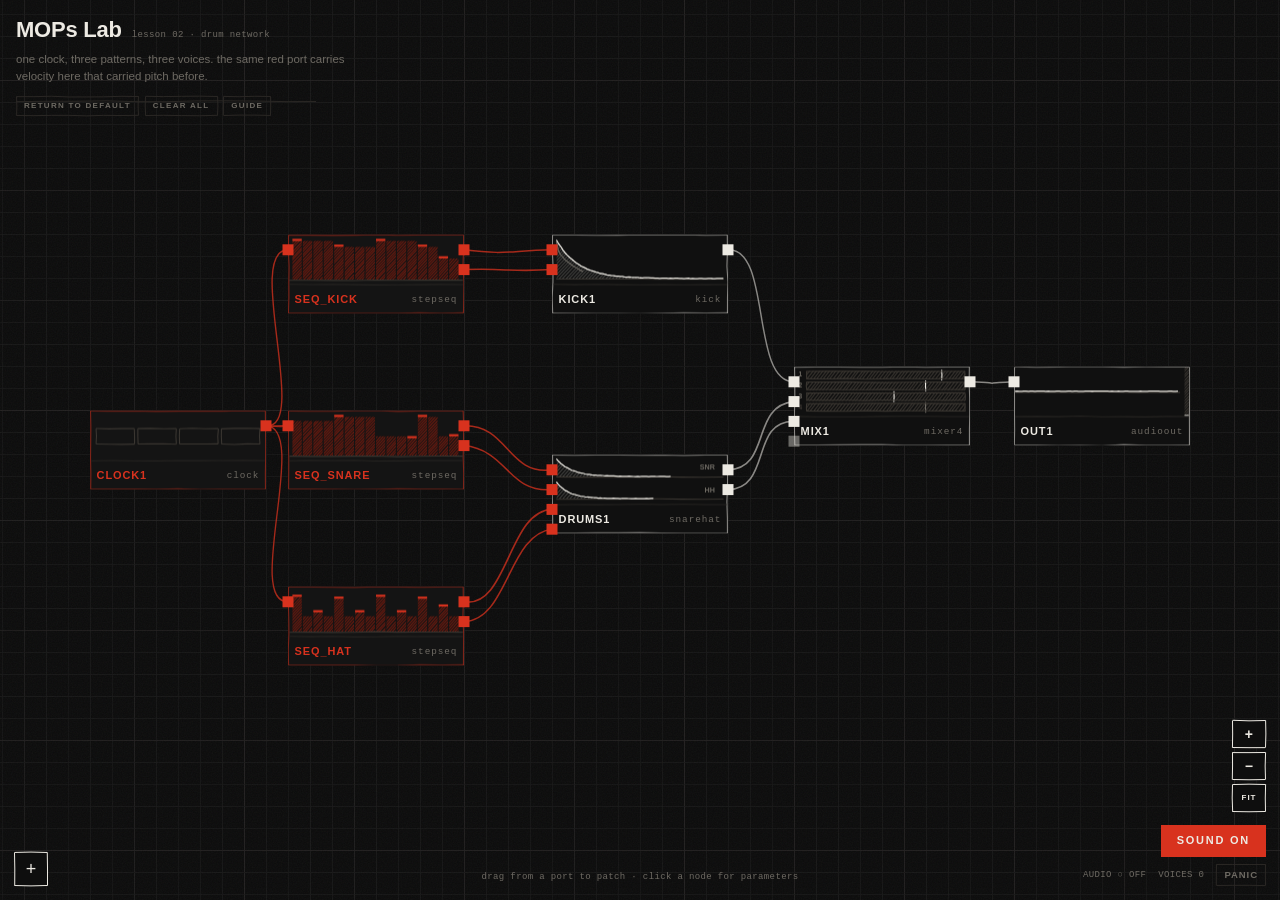
<file: assets/MOPS/mops-lab-lesson-02.html>
<!DOCTYPE html>
<html lang="en">
<head>
<meta charset="utf-8">
<meta name="viewport" content="width=device-width, initial-scale=1, viewport-fit=cover">
<meta name="color-scheme" content="dark">
<title>MOPS LAB</title>
<style>


:root{

  --bg:        #0B0B0B;
  --grid:      #171717;
  --grid-maj:  #222020;
  --panel:     #0E0E0E;
  --node:      #141414;
  --node-audio:#101010;
  --node-hi:   #1B1B1B;
  --rule:      #2A2724;
  --faint:     #3A3631;

  --ink:       #EDEAE3;
  --dim:       #6E6A63;
  --red:       #D8321E;
  --red-dim:   #6E1B10;
  --red-wash:  rgba(216,50,30,.14);

  --ui:   "Helvetica Neue", Helvetica, Arial, sans-serif;
  --mono: ui-monospace, "SF Mono", Menlo, Consolas, "Courier New", monospace;

  --grid-size: 20px;
  --node-w:   160px;
  --node-h:    72px;
  --port:      10px;

  --grain: url("data:image/svg+xml;utf8,<svg xmlns='http://www.w3.org/2000/svg' width='180' height='180'><filter id='n'><feTurbulence type='fractalNoise' baseFrequency='0.8' numOctaves='3' stitchTiles='stitch'/></filter><rect width='100%25' height='100%25' filter='url(%23n)'/></svg>");
}

*,*::before,*::after{ box-sizing:border-box; border-radius:0; }

html,body{
  margin:0; padding:0; height:100%; width:100%;
  background:var(--bg); color:var(--ink);
  font-family:var(--ui); font-size:11.5px; line-height:1.45;
  overflow:hidden;
  -webkit-font-smoothing:antialiased;
  text-rendering:optimizeLegibility;
}

button,input,select,textarea{ font:inherit; color:inherit; background:none; border:0; }

:focus{ outline:none; }
:focus-visible{ outline:1px solid var(--ink); outline-offset:2px; }

#app{
  position:fixed; inset:0;
  display:block;
  overflow:hidden;
  user-select:none;
  -webkit-user-select:none;
}

#stage{
  position:absolute; inset:0;
  background:var(--bg);
  outline:none;
  cursor:default;
  touch-action:none;
  overflow:hidden;
}

#stage.is-panning{ cursor:grabbing; }

#grid{
  position:absolute; inset:0;
  display:block;
  pointer-events:none;
}

#grain{
  position:absolute; inset:0;
  pointer-events:none;
  opacity:.05;
  background-image:var(--grain);
  background-repeat:repeat;
}

#world{
  position:absolute; left:0; top:0; width:0; height:0;
  transform-origin:0 0;
}

.node-layer{ position:absolute; left:0; top:0; width:0; height:0; }

#cables{
  position:absolute; inset:0;
  width:100%; height:100%;
  pointer-events:none;
  overflow:visible;
}

.cable{
  fill:none;
  stroke-width:1.5;
  vector-effect:non-scaling-stroke;
  stroke-linecap:round;
  pointer-events:none;
}

.cable.is-audio{ stroke:var(--ink);  stroke-opacity:.55; }
.cable.is-cd   { stroke:var(--red);  stroke-opacity:.75; }

.cable.is-dragging{ stroke-dasharray:4 3; stroke-opacity:1; }

.cable-tick{
  fill:none;
  stroke:var(--red);
  stroke-width:3;
  stroke-linecap:round;
  vector-effect:non-scaling-stroke;
  pointer-events:none;
}

.cable.is-selected{ stroke-opacity:1; stroke-width:2.5; }

.cable-hit{
  fill:none;
  stroke:transparent;
  stroke-width:8;
  vector-effect:non-scaling-stroke;
  pointer-events:stroke;
  cursor:pointer;
}

.cable-hit:hover + .cable{ stroke-opacity:1 !important; }

.port{
  position:absolute;
  width:var(--port); height:var(--port);
  margin-top:calc(var(--port) / -2);
  border:1px solid transparent;
  cursor:crosshair;
  touch-action:none;
}

.port.is-in { left:calc(var(--port) / -2); }
.port.is-out{ right:calc(var(--port) / -2); }

.port.is-audio{ background:rgba(237,234,227,.4); }
.port.is-cd   { background:rgba(216,50,30,.4); }

.port.is-audio.is-connected{ background:var(--ink); }
.port.is-cd.is-connected   { background:var(--red); }

.port:hover.is-audio, .port.is-hot.is-audio{ background:var(--ink); border-color:var(--bg); outline:1px solid var(--ink); }
.port:hover.is-cd,    .port.is-hot.is-cd   { background:var(--red); border-color:var(--bg); outline:1px solid var(--red); }

.is-patching .port.is-valid.is-audio{ background:var(--ink); }
.is-patching .port.is-valid.is-cd   { background:var(--red); }
.is-patching .port.is-invalid{ opacity:.15; }

.port.is-refused{
  background:var(--red) !important;
  outline:1px solid var(--red);
  opacity:1 !important;
}

.port-label{
  display:none;
  position:absolute; top:50%;
  transform:translateY(-50%);
  padding:0 4px;
  background:var(--bg);
  font-family:var(--mono); font-size:8px; letter-spacing:.04em;
  color:var(--dim);
  white-space:nowrap;
  pointer-events:none;
}

.port.is-in  .port-label{ right:calc(100% + 4px); }
.port.is-out .port-label{ left:calc(100% + 4px); }

.port:hover .port-label{ display:block; }

#hint{
  position:absolute; left:50%; bottom:16px;
  z-index:31;
  transform:translateX(-50%);
  pointer-events:none;
  font-family:var(--mono); font-size:9px; letter-spacing:.04em;
  color:var(--dim);
  white-space:nowrap;
}

#hint.is-flash{ color:var(--red); }

.node-canvas{
  display:block;
  width:100%; height:100%;
}

.node.is-inactive .node-canvas{ opacity:.45; }

.node-inactive{
  order:-1;
  font-family:var(--mono); font-size:8px; letter-spacing:.1em;
  color:var(--red);
}

.node.is-inactive .node-name{ color:var(--dim); }

#status{
  position:absolute; right:14px; bottom:14px;
  z-index:35;
  display:flex; flex-direction:column; align-items:flex-end; gap:7px;
}

.status-row{ display:flex; align-items:center; gap:12px; }

.status-mute{
  padding:8px 16px;
  border:0;
  background:transparent;
  font-family:var(--ui); font-weight:700;
  font-size:11px; letter-spacing:.16em; text-transform:uppercase;
  color:var(--ink);
  cursor:pointer;
  --hand:var(--ink);
}

.status-mute:hover{ background:var(--ink); color:var(--bg); }

.status-mute.is-muted{
  background:var(--red);
  color:var(--ink);
  --hand:var(--red);
}

.status-mute.is-muted:hover{ background:var(--red-dim); }
.status-mute:focus-visible{ outline:1px solid var(--ink); outline-offset:2px; }

.status-item{
  font-family:var(--mono); font-size:9px; letter-spacing:.04em;
  color:var(--dim);
  white-space:nowrap;
}

.status-audio.is-on{ color:var(--ink); }
.status-audio:not(.is-on){ cursor:pointer; }
.status-audio:not(.is-on):hover{ color:var(--ink); }

.status-panic{
  padding:4px 8px;
  border:0;
  font-family:var(--ui); font-weight:700;
  font-size:9.5px; letter-spacing:.1em; text-transform:uppercase;
  color:var(--dim);
  cursor:pointer;
  --hand:var(--rule);
}

.status-panic:hover{ background:var(--red); color:var(--ink); --hand:var(--red); }
.status-panic:focus-visible{ outline:1px solid var(--ink); outline-offset:2px; }

#teach{
  position:absolute; top:96px; left:16px;
  z-index:33;
  display:flex; gap:6px; flex-wrap:wrap;
  max-width:min(52ch, 60%);
}

#teach[hidden]{ display:none; }

.teach-btn{
  padding:4px 8px;
  border:0;
  background:transparent;
  font-family:var(--ui); font-weight:700;
  font-size:8px; letter-spacing:.16em; text-transform:uppercase;
  color:var(--dim);
  cursor:pointer;
  --hand:var(--rule);
}

.teach-btn:hover{ color:var(--ink); --hand:var(--ink); }
.teach-btn.is-on{ background:var(--ink); color:var(--bg); --hand:var(--ink); }
.teach-btn:focus-visible{ outline:1px solid var(--ink); outline-offset:2px; }

#guide{
  position:absolute; top:130px; left:16px;
  z-index:33;
  width:280px; max-width:calc(100% - 32px);
}

#guide[hidden], #info[hidden], #notes[hidden]{ display:none; }

.guide-head{
  display:flex; align-items:center; justify-content:space-between;
  padding:7px 10px 4px;
}

.guide-count{
  font-family:var(--mono); font-size:8.5px; letter-spacing:.1em;
  color:var(--dim);
}

.guide-text{
  margin:0;
  padding:0 10px 8px;
  font-family:var(--ui); font-size:11.5px; line-height:1.45;
  color:var(--ink);
}

.guide-nav{ display:flex; align-items:center; gap:2px; }

.guide-step-btn{
  width:16px; height:16px;
  border:0; background:transparent;
  font-family:var(--ui); font-size:13px; line-height:1;
  color:var(--dim);
  cursor:pointer;
}

.guide-step-btn:hover:not(:disabled){ color:var(--ink); }
.guide-step-btn:disabled{ color:var(--faint); cursor:default; }
.guide-step-btn:focus-visible{ outline:1px solid var(--ink); outline-offset:1px; }

.guide-dots{ display:flex; gap:3px; padding:0 10px 9px; }

.guide-dot{
  flex:1 1 0;
  height:6px;
  padding:0;
  border:0;
  background:transparent;
  cursor:pointer;
}

.guide-dot::after{
  content:"";
  display:block;
  height:2px; margin-top:2px;
  background:var(--faint);
}

.guide-dot:hover::after{ background:var(--ink); }
.guide-dot.is-done::after{ background:var(--dim); }
.guide-dot.is-now::after{ background:var(--red); height:3px; margin-top:1px; }
.guide-dot:focus-visible{ outline:1px solid var(--ink); outline-offset:1px; }

#info{
  position:absolute; right:14px; top:14px;
  z-index:33;
  width:300px; max-width:calc(100% - 28px);
}

#params:not([hidden]) ~ #info{ top:auto; bottom:56px; }

#notes{
  position:absolute; left:50%; top:50%;
  transform:translate(-50%, -50%);
  z-index:37;
  width:520px; max-width:calc(100% - 28px);
  max-height:calc(100% - 56px);
  overflow-y:auto;
}

.info-head{
  display:flex; align-items:center; justify-content:space-between; gap:8px;
  padding:7px 10px 5px;
}

.info-title{
  font-family:var(--ui); font-weight:700;
  font-size:8px; letter-spacing:.16em; text-transform:uppercase;
  color:var(--ink);
}

#info.is-cd .info-title{ color:var(--red); }

.info-close{
  flex:none;
  width:16px; height:16px;
  border:0; background:transparent;
  font-family:var(--ui); font-size:14px; line-height:1;
  color:var(--dim);
  cursor:pointer;
}

.info-close:hover{ color:var(--ink); }
.info-close:focus-visible{ outline:1px solid var(--ink); outline-offset:1px; }

.info-rule{ height:3px; --hand:var(--ink); }
#info.is-cd .info-rule{ --hand:var(--red); }

.info-body{ padding:9px 10px 11px; }

.info-p{
  margin:0;
  font-family:var(--ui); font-size:11.5px; line-height:1.45;
  color:var(--ink);
}

.info-p + .info-p{ margin-top:8px; }

.info-p.is-aside{ color:var(--dim); }

.info-lead{
  font-style:italic;
  color:var(--dim);
}

.info-p.is-aside .info-lead::after{ content:":"; }

.p-info{
  flex:none;
  width:14px; height:14px;
  border:0; background:transparent;
  font-family:var(--ui); font-weight:700; font-style:italic;
  font-size:10px; line-height:1;
  color:var(--dim);
  cursor:pointer;
}

.p-info:hover{ color:var(--ink); }
.p-info:focus-visible{ outline:1px solid var(--ink); outline-offset:2px; }

.status-teach{
  padding:4px 8px;
  border:0;
  font-family:var(--ui); font-weight:700;
  font-size:9.5px; letter-spacing:.1em; text-transform:uppercase;
  color:var(--faint);
  cursor:pointer;
  --hand:var(--rule);
}

.status-teach.is-on{ color:var(--dim); }
.status-teach:hover{ color:var(--ink); --hand:var(--ink); }
.status-teach:focus-visible{ outline:1px solid var(--ink); outline-offset:2px; }

.node{
  position:absolute;
  width:var(--node-w); height:var(--node-h);
  display:flex; flex-direction:column;
  background:var(--node);
  border:0;
  color:var(--ink);
  cursor:default;
}

.node .node-canvas{
  position:absolute; inset:0;
  z-index:0;
}

.node.is-audio{ background:var(--node-audio); }

.node.is-cd{
  background:var(--node);
  border-color:rgba(216,50,30,.55);
  color:var(--red);
}

.node.is-audio:hover{ background:var(--node); }
.node.is-cd:hover{ background:var(--node-hi); }

.node .node-vis{
  flex:none; height:44px; margin:1px;
}

.node .node-foot{
  position:relative; z-index:1;
  flex:1 1 auto;
  display:flex; align-items:center; justify-content:space-between; gap:6px;
  padding:0 6px;
  overflow:hidden;
}

.node .node-name{
  font-family:var(--ui); font-weight:700;
  font-size:10px; letter-spacing:.08em; text-transform:uppercase;
  color:var(--ink);
  white-space:nowrap; overflow:hidden; text-overflow:ellipsis;
}

.node.is-cd .node-name{ color:var(--red); }

.node .node-type{
  font-family:var(--mono);
  font-size:8.5px; letter-spacing:.1em;
  color:var(--dim);
  white-space:nowrap;
}

#add-op{
  position:absolute; left:14px; bottom:14px;
  z-index:35;
  width:34px; height:34px;
  border:0;
  background:var(--panel);
  color:var(--ink);
  font-family:var(--ui); font-size:18px; line-height:1;
  cursor:pointer;
  --hand:var(--ink);
}

#add-op:hover, #add-op.is-open{
  color:var(--bg);
  background:var(--ink);
  --hand:var(--ink);
}

#zoom{
  position:absolute; right:14px; bottom:88px;
  z-index:35;
  display:flex; flex-direction:column; gap:4px;
}

#zoom button{
  width:34px; height:28px;
  border:0;
  background:var(--panel);
  color:var(--ink);
  font-family:var(--ui); font-weight:700;
  font-size:14px; line-height:1;
  letter-spacing:.04em;
  cursor:pointer;
  --hand:var(--ink);
}

#zoom #zoom-fit{ font-size:8px; letter-spacing:.12em; }

#zoom button:hover{
  color:var(--bg);
  background:var(--ink);
  --hand:var(--ink);
}

#zoom button:disabled{
  color:var(--dim);
  cursor:default;
  --hand:var(--rule);
}

#zoom button:disabled:hover{ background:var(--panel); color:var(--dim); }

.panel{
  position:relative;
  isolation:isolate;
  background:var(--panel);
  border:0;
}

.hand-frame{
  position:absolute; left:0; top:0;
  z-index:2;
  pointer-events:none;
  overflow:visible;
}

.hand-frame path{ stroke:var(--hand, var(--rule)); }

.is-hand{ position:relative; }

.panel::after{
  content:"";
  position:absolute; inset:0;
  z-index:-1;
  pointer-events:none;
  opacity:.045;
  background-image:var(--grain);
}

#oplist{
  position:absolute; left:50%; top:50%;
  transform:translate(-50%, -50%);
  z-index:36;
  width:520px; max-width:calc(100% - 28px);
  outline:1px solid var(--rule);
  outline-offset:3px;
}

#oplist[hidden]{ display:none; }

.oplist-filter{
  display:block; width:100%;
  padding:10px 13px;
  border:0;
  background:transparent;
  font-family:var(--mono); font-size:10px; letter-spacing:.04em;
  color:var(--ink);
  outline:none;
}

.oplist-filter-wrap{ --hand:var(--rule); }

.oplist-filter::placeholder{ color:var(--faint); }
.oplist-filter:focus-visible{ outline:1px solid var(--ink); outline-offset:-1px; }

.oplist-cols{ display:flex; align-items:stretch; }

.oplist-col{ flex:1 1 50%; min-width:0; --hand:var(--rule); }

.oplist-col.is-audio{ background:var(--node-audio); }

.oplist-colhead{
  padding:10px 13px 7px;
  font-family:var(--ui); font-weight:700;
  font-size:8px; letter-spacing:.16em; text-transform:uppercase;
  color:var(--dim);
  border:0;
  --hand:var(--rule);
}

.oplist-col.is-cd .oplist-colhead{ color:var(--red); --hand:var(--red-dim); }

.oplist-rows{ padding:5px 0 8px; min-height:150px; }

.oplist-row{
  display:block; width:100%;
  padding:5px 13px;
  text-align:left;
  cursor:pointer;
  border:1px solid transparent;
}

.oplist-row.is-hidden{ display:none; }

.oplist-label{
  display:block;
  font-family:var(--ui); font-weight:700;
  font-size:10px; letter-spacing:.08em; text-transform:uppercase;
  color:var(--ink);
}

.oplist-col.is-cd .oplist-label{ color:var(--red); }

.oplist-blurb{
  display:block;
  font-family:var(--mono); font-size:9px; letter-spacing:.04em;
  color:var(--dim);
}

.oplist-row.is-cursor,
.oplist-row:hover{ background:rgba(237,234,227,.07); }

.oplist-col.is-cd .oplist-row.is-cursor,
.oplist-col.is-cd .oplist-row:hover{ background:var(--red-wash); }

.oplist-row:focus-visible{ outline:1px solid var(--ink); outline-offset:-1px; }

.node.is-selected{
  outline:1px solid var(--ink);
  outline-offset:2px;
  background:var(--node-hi);
}

.node.is-cd.is-selected{ outline-color:var(--red); }

.node-rename{
  width:100%; min-width:0;
  padding:0;
  background:transparent;
  font-family:var(--ui); font-weight:700;
  font-size:10px; letter-spacing:.08em; text-transform:uppercase;
  color:var(--ink);
  outline:none;
  border-bottom:1px solid var(--ink);
}

.node.is-cd .node-rename{ color:var(--red); border-bottom-color:var(--red); }
.node-rename:focus-visible{ outline:1px solid var(--ink); outline-offset:1px; }

#marquee{
  position:absolute;
  z-index:5;
  border:1px solid var(--ink);
  background:rgba(237,234,227,.05);
  pointer-events:none;
}

#marquee[hidden]{ display:none; }

#params{
  position:absolute; top:14px; right:14px;
  z-index:34;
  width:280px;
  max-height:calc(100% - 28px);
  overflow-y:auto;
  overflow-x:hidden;
}

#params.is-wide{ width:320px; }
#params[hidden]{ display:none; }

.p-panel-head{
  display:flex; align-items:center; justify-content:space-between;
  padding:7px 10px 5px;
}

.p-title{
  font-family:var(--ui); font-weight:700;
  font-size:8px; letter-spacing:.16em; text-transform:uppercase;
  color:var(--dim);
}

.p-id{
  display:flex; align-items:baseline; justify-content:space-between; gap:8px;
  padding:0 10px 6px;
}

.p-name{
  flex:1 1 auto; min-width:0;
  padding:0;
  background:transparent;
  font-family:var(--ui); font-weight:700;
  font-size:10px; letter-spacing:.08em; text-transform:uppercase;
  color:var(--ink);
  outline:none;
}

#params.is-cd .p-name{ color:var(--red); }
.p-name:focus-visible{ outline:1px solid var(--ink); outline-offset:1px; }

.p-optype{
  flex:none;
  font-family:var(--mono); font-size:8.5px; letter-spacing:.1em;
  color:var(--dim);
}

.p-rule{ height:3px; --hand:var(--ink); }
#params.is-cd .p-rule{ --hand:var(--red); }

.p-tabs{ display:flex; --hand:var(--rule); }

.p-tab{
  flex:1 1 auto;
  padding:5px 6px;
  border:0;
  font-family:var(--ui); font-weight:700;
  font-size:8px; letter-spacing:.16em; text-transform:uppercase;
  color:var(--dim);
  cursor:pointer;
  --hand:var(--rule);
}
.p-tab:hover{ color:var(--ink); }
.p-tab:focus-visible{ outline:1px solid var(--ink); outline-offset:-2px; }
.p-tab.is-on{ background:var(--ink); color:var(--bg); }
#params.is-cd .p-tab.is-on{ background:var(--red); color:var(--ink); }

.p-body{ padding:10px; }

.p-row + .p-row{ margin-top:14px; }
.p-row.is-inline{ display:flex; align-items:center; justify-content:space-between; }

.p-head{
  display:flex; align-items:baseline; justify-content:space-between; gap:8px;
  margin-bottom:5px;
}

.p-label{
  font-family:var(--ui); font-weight:700;
  font-size:8px; letter-spacing:.16em; text-transform:uppercase;
  color:var(--dim);
}

.p-val{
  font-family:var(--mono); font-size:15px; letter-spacing:.01em;
  font-variant-numeric:tabular-nums;
  color:var(--ink);
}

#params.is-cd .p-val{ color:var(--red); }

.p-empty{
  margin:0;
  font-family:var(--mono); font-size:9px; letter-spacing:.04em;
  color:var(--dim);
}

.p-slider{
  position:relative;
  height:18px;
  cursor:ew-resize;
  touch-action:none;
}

.p-rail{
  position:absolute; inset:0;
  --hand:var(--rule);
}

.p-thumb{
  position:absolute; top:1px;
  width:6px; height:16px;
  margin-left:-3px;
  background:var(--ink);
}

.p-slider.is-cd .p-thumb{ background:var(--red); }
.p-slider:hover .p-rail{ --hand:var(--faint); }
.p-slider:focus-visible{ outline:1px solid var(--ink); outline-offset:2px; }

.p-menu{ display:flex; --hand:var(--rule); }

.p-menu-item{
  flex:1 1 auto;
  padding:4px 6px;
  border:0;
  font-family:var(--ui); font-weight:700;
  font-size:9.5px; letter-spacing:.1em; text-transform:uppercase;
  color:var(--dim);
  cursor:pointer;
  --hand:var(--rule);
}
.p-menu-item:hover{ color:var(--ink); }
.p-menu-item.is-on{ background:var(--ink); color:var(--bg); }
.p-menu.is-cd .p-menu-item.is-on{ background:var(--red); color:var(--ink); }
.p-menu-item:focus-visible{ outline:1px solid var(--ink); outline-offset:-1px; }

.p-toggle{
  width:11px; height:11px;
  border:0;
  cursor:pointer;
  --hand:var(--rule);
}

.p-toggle.is-on{ background:var(--red); --hand:var(--red); }
.p-toggle:focus-visible{ outline:1px solid var(--ink); outline-offset:2px; }

.p-16{
  display:flex; align-items:flex-end; gap:4px;
  touch-action:none;
}

.p-16-col{ flex:1 1 0; min-width:0; display:flex; flex-direction:column; align-items:stretch; }

.p-16-num{
  margin-top:3px;
  font-family:var(--mono); font-size:7px; letter-spacing:0;
  color:var(--faint);
  text-align:center;
}

.p-16-col.is-beat .p-gate,
.p-16-col.is-beat .p-fader{ --hand:var(--dim); }

.p-16-col.is-playing .p-gate,
.p-16-col.is-playing .p-fader{ --hand:var(--red); }
.p-16-col.is-playing .p-16-num{ color:var(--red); }

.p-16-read{ font-size:9px; letter-spacing:.04em; color:var(--dim); }

.p-gate{
  height:36px;
  border:0;
  background:transparent;
  cursor:pointer;
  --hand:var(--rule);
}

.p-gate.is-on{ background:var(--red); --hand:var(--red); }
.p-gate:hover{ --hand:var(--dim); }
.p-gate:focus-visible{ outline:1px solid var(--ink); outline-offset:1px; }

.p-fader{
  position:relative;
  height:90px;
  border:0;
  background:transparent;
  cursor:ns-resize;
  overflow:hidden;
  --hand:var(--rule);
}

.p-fader:hover{ --hand:var(--dim); }

.p-fader-fill{
  position:absolute; left:0; right:0; bottom:0;
  background:var(--red);
}

.p-fader:hover{ border-color:var(--dim); }
.p-fader:focus-visible{ outline:1px solid var(--ink); outline-offset:1px; }

#lockup{
  position:absolute; top:14px; left:16px;
  z-index:30;
  pointer-events:none;
  max-width:min(52ch, 60%);
}

#lockup .lockup-line{
  display:flex; align-items:baseline; gap:10px;
  white-space:nowrap;
}

#lockup .title{
  font-family:var(--ui); font-weight:700;
  font-size:22px; letter-spacing:-.01em;
  color:var(--ink);
}

#lockup .subtitle{
  font-family:var(--mono);
  font-size:9px; letter-spacing:.04em;
  color:var(--dim);
}

#lockup .tagline{
  margin-top:5px;
  font-family:var(--ui); font-weight:400;
  font-size:11.5px; line-height:1.45;
  color:var(--dim);
  white-space:normal;
}

#lockup .lockup-rule{
  height:6px;
  margin-top:2px;
  max-width:300px;
  --hand:var(--rule);
}

#narrow-note{
  position:absolute; left:0; right:0; bottom:0;
  z-index:40;
  display:none;
  padding:5px 10px;
  border-top:1px solid var(--rule);
  background:var(--panel);
  font-family:var(--mono); font-size:9px; letter-spacing:.04em;
  color:var(--dim);
  text-align:center;
  pointer-events:none;
}

@media (max-width: 719px){
  #narrow-note{ display:block; }

  #hint{ display:none; }

  #status{ bottom:32px; right:10px; }
  #add-op{ bottom:32px; left:10px; }

  #zoom{ bottom:104px; right:10px; }

  #lockup{ max-width:92%; }
  #lockup .tagline{ display:none; }
  #teach{ top:58px; max-width:92%; }
}

@media (pointer: coarse){
  #stage{ touch-action:pan-y; }
}

@media (prefers-reduced-motion: reduce){
  *{ animation-duration:.001ms !important; animation-iteration-count:1 !important; transition-duration:.001ms !important; }
}

</style>
</head>
<body>

<div id="app">

  <!-- stage: grid, cables, nodes. tabindex so keyboard works inside an iframe (§12.10) -->
  <div id="stage" tabindex="0" role="application" aria-label="Patch stage">
    <canvas id="grid" aria-hidden="true"></canvas>
    <!-- paper grain: sits over the ground, under everything drawn on it -->
    <div id="grain" aria-hidden="true"></div>
    <!-- cables render behind the nodes; the inner <g> carries the pan/zoom transform -->
    <svg id="cables" aria-hidden="true"></svg>
    <!-- everything in here shares one pan/zoom transform -->
    <div id="world"></div>
    <div id="marquee" hidden></div>
  </div>

  <!-- hint line, bottom-centre (§4.5, §11.4) -->
  <div id="hint" role="status" aria-live="polite"></div>

  <!-- status, bottom-right (§4.5) -->
  <div id="status"></div>

  <!-- The audio gesture gate used to be a full-stage "CLICK TO ENABLE AUDIO" overlay.
       It is gone: the patch is visible from the moment the page loads, and SOUND ON in
       the status bar is the gesture that starts the audio. Nothing sounds until it is
       pressed, so §2's rule still holds — it is just no longer a wall in front of the
       thing the visitor came to look at. -->

  <!-- parameter dialog, docks top-right (§4.5) -->
  <aside id="params" class="panel" aria-label="Parameters" hidden></aside>

  <!-- title lockup, top-left (§4.5) — filled by ui/hud.js from the lesson data -->
  <header id="lockup"></header>

  <!-- teaching layer, top-left under the lockup. All of it can be switched off. -->
  <div id="teach"></div>
  <aside id="guide" class="panel" aria-label="Guide" hidden></aside>
  <aside id="info" class="panel" aria-label="About this operator" hidden></aside>

  <!-- add-operator button, bottom-left (TouchDesigner habit) -->
  <button id="add-op" type="button" aria-label="Add operator" aria-expanded="false" aria-controls="oplist">+</button>

  <!-- Zoom, above the ⊕. The wheel does it on a desktop and two fingers do it on a
       phone, but neither is visible, and a patch fitted into a small frame is small.
       FIT puts the whole patch back on screen. -->
  <div id="zoom" role="group" aria-label="Zoom">
    <button id="zoom-in"  type="button" aria-label="Zoom in">+</button>
    <button id="zoom-out" type="button" aria-label="Zoom out">−</button>
    <button id="zoom-fit" type="button" aria-label="Fit the patch on screen">FIT</button>
  </div>

  <!-- operator list, opens upward from the ⊕ -->
  <div id="oplist" class="panel" role="dialog" aria-label="Add operator" hidden></div>

  <div id="narrow-note">best on a wider screen</div>

</div>

<script>
(function(){
"use strict";
var __modules = {}, __cache = {};
function __require(id){
  if(__cache[id]) return __cache[id];
  var f = __modules[id];
  if(!f) throw new Error("module not found: " + id);
  return (__cache[id] = f());
}

/* ===== src/lessons/lesson-02.js ===== */
__modules["lessons/lesson-02.js"] = function(){


const KICK_GATES  = [true,false,false,false, true,false,false,false, true,false,false,false, true,false,true,false];
const KICK_STEPS  = [1,1,1,1, .85,.85,.85,.85, 1,1,1,1, .85,.85,.55,.55];

const SNARE_GATES = [false,false,false,false, true,false,false,false, false,false,false,true, true,false,false,true];
const SNARE_STEPS = [.9,.9,.9,.9, 1,1,1,1, .5,.5,.5,.45, 1,1,.5,.5];

const HAT_GATES   = [true,false,true,false, true,false,true,false, true,false,true,false, true,false,true,false];
const HAT_STEPS   = [.9,.4,.5,.4, .85,.4,.5,.4, .9,.4,.5,.4, .85,.4,.65,.4];

const MIX = { vol1: .85, vol2: .75, vol3: .55, vol4: .75 };

const __default = {
  id: "02",
  title: "MOPs Lab",
  subtitle: "lesson 02 · drum network",
  tagline: "one clock, three patterns, three voices. the same red port carries velocity here that carried pitch before.",

  ops: ["clock", "stepseq", "kick", "snarehat", "mixer4", "audioout"],

  startPatch: null,
  startWithExample: true,
  teaching: true,

  example: {
    nodes: [
      { key: "clock", type: "clock",    name: "clock1",    x:  60, y: 200, params: { bpm: 112 } },
      { key: "seqK",  type: "stepseq",  name: "seq_kick",  x: 240, y:  40, params: { order: "forward", gates: KICK_GATES,  steps: KICK_STEPS } },
      { key: "seqS",  type: "stepseq",  name: "seq_snare", x: 240, y: 200, params: { order: "forward", gates: SNARE_GATES, steps: SNARE_STEPS } },
      { key: "seqH",  type: "stepseq",  name: "seq_hat",   x: 240, y: 360, params: { order: "forward", gates: HAT_GATES,   steps: HAT_STEPS } },
      { key: "kick",  type: "kick",     name: "kick1",     x: 480, y:  40, params: { wave: "sine", pitchamt: 70, ampdecay: 220 } },
      { key: "drums", type: "snarehat", name: "drums1",    x: 480, y: 240 },
      { key: "mix",   type: "mixer4",   name: "mix1",      x: 700, y: 160, params: MIX },
      { key: "out",   type: "audioout", name: "out1",      x: 900, y: 160, params: { volume: .7 } }
    ],
    edges: [
      ["clock", "cd_out",    "seqK",  "cd_clock"],
      ["clock", "cd_out",    "seqS",  "cd_clock"],
      ["clock", "cd_out",    "seqH",  "cd_clock"],

      ["seqK",  "cd_gate",   "kick",  "cd_gate"],
      ["seqK",  "cd_out",    "kick",  "cd_vel"],

      ["seqS",  "cd_gate",   "drums", "cd_gate_snr"],
      ["seqS",  "cd_out",    "drums", "cd_vel_snr"],
      ["seqH",  "cd_gate",   "drums", "cd_gate_hh"],
      ["seqH",  "cd_out",    "drums", "cd_vel_hh"],

      ["kick",  "audio",     "mix",   "audio_1"],
      ["drums", "audio_snr", "mix",   "audio_2"],
      ["drums", "audio_hh",  "mix",   "audio_3"],
      ["mix",   "audio",     "out",   "audio_in"]
    ]
  },

  guideSteps: [
    {
      text: "Place a clock and three step sequencers, and patch the clock into all three. One clock, three patterns — an output can feed as many inputs as you like.",
      highlight: "stepseq",
      done: q => q.count("stepseq") >= 3 && q.edgeCount("clock", "cd_out", "stepseq", "cd_clock") >= 3
    },
    {

      text: "Open that sequencer's GATE page and put a gate on every beat — steps 1, 5, 9 and 13. It arrives carrying a pattern already; changing it is the point.",
      highlight: "stepseq",
      done: q => q.some("stepseq", n =>
        n.params.gates && [0, 4, 8, 12].every(i => n.params.gates[i]))
    },
    {
      text: "Place a kick and patch that sequencer's cd gate into its cd gate. You should hear it now.",
      highlight: "kick",
      done: q => q.edge("stepseq", "cd_gate", "kick", "cd_gate")
    },
    {
      text: "Patch the same sequencer's cd output into the kick's cd vel, then edit the CD page. Same port that carried pitch in Lesson 01 — it is just numbers, and the kick reads them as how hard to hit. A gated step set to 0 is a silent hit, not a fault.",
      highlight: "kick",
      done: q => q.edge("stepseq", "cd_out", "kick", "cd_vel")
    },
    {
      text: "Place a snare / hat and patch the other two sequencers into it — a gate and a cd for each half. Two voices, four control cables, two audio outs.",
      highlight: "snarehat",
      done: q =>
        q.edge("stepseq", "cd_gate", "snarehat", "cd_gate_snr") &&
        q.edge("stepseq", "cd_out",  "snarehat", "cd_vel_snr") &&
        q.edge("stepseq", "cd_gate", "snarehat", "cd_gate_hh") &&
        q.edge("stepseq", "cd_out",  "snarehat", "cd_vel_hh")
    },
    {
      text: "Place a 4ch mixer. Patch the kick and both drum outputs into channels 1, 2 and 3, then the mixer into an audio out. One audio out per patch: sum first, then send.",
      highlight: "mixer4",
      done: q =>
        q.edge("kick",     "audio",     "mixer4", null) &&
        q.edge("snarehat", "audio_snr", "mixer4", null) &&
        q.edge("snarehat", "audio_hh",  "mixer4", null) &&
        q.edge("mixer4",   "audio",     "audioout", "audio_in")
    },
    {
      text: "Balance the four levels. A hat on every other step needs to sit well under the kick.",
      highlight: "mixer4",
      done: q => q.some("mixer4", n =>
        [1, 2, 3, 4].some(i => Math.abs(n.params["vol" + i] - MIX["vol" + i]) > 0.02))
    }
  ],

  notes: `Control data has no built-in meaning. In Lesson 01 a step sequencer's cd out carried pitch into an oscillator; here the identical port carries velocity into a drum. Nothing about the sequencer changed — only what the receiving operator does with the number.

A gate with a velocity of 0 fires a silent hit. Every gated step in the starting patch has a value above zero for that reason.

The kick's velocity input works in MOPs itself as of the first official release, so the kick's info copy no longer sends people here as the only place to hear it.`
};
return { "default": __default };
};

/* ===== src/core/bus.js ===== */
__modules["core/bus.js"] = function(){


const listeners = new Map();

function on(topic, fn){
  let set = listeners.get(topic);
  if(!set){ set = new Set(); listeners.set(topic, set); }
  set.add(fn);
  return () => off(topic, fn);
}

function once(topic, fn){
  const un = on(topic, (...a) => { un(); fn(...a); });
  return un;
}

function off(topic, fn){
  const set = listeners.get(topic);
  if(set){ set.delete(fn); if(!set.size) listeners.delete(topic); }
}

function emit(topic, payload){
  const set = listeners.get(topic);
  if(!set) return;

  for(const fn of Array.from(set)){
    try{ fn(payload); }
    catch(err){ console.error(`[bus] listener for "${topic}" threw`, err); }
  }
}

function clear(){ listeners.clear(); }

const bus = { on, once, off, emit, clear };
const __default = bus;
return { "on": on, "once": once, "off": off, "emit": emit, "clear": clear, "bus": bus, "default": __default };
};

/* ===== src/core/registry.js ===== */
__modules["core/registry.js"] = function(){


const ops = new Map();

const SIGNALS    = ["audio", "cd"];
const CATEGORIES = ["clock", "sequence", "source", "shape", "out"];
const PARAM_TYPES = ["float", "int", "menu", "toggle", "steps16", "gates16"];

function fail(type, msg){
  throw new Error(`[registry] operator "${type}": ${msg}`);
}

function validatePort(type, port, where){
  if(!port.id)    fail(type, `${where} port is missing an id`);
  if(!port.label) fail(type, `${where} port "${port.id}" is missing a label`);
  if(!SIGNALS.includes(port.kind)) fail(type, `${where} port "${port.id}" has kind "${port.kind}"`);

  if(port.kind === "cd" && !/\bcd\b/.test(port.label)){
    fail(type, `cd port "${port.id}" label "${port.label}" must contain "cd"`);
  }
}

function validate(op){
  if(!op || !op.type) throw new Error("[registry] operator has no type");
  const t = op.type;
  if(ops.has(t)) fail(t, "already registered");
  if(!op.label) fail(t, "missing label");
  if(!SIGNALS.includes(op.signal)) fail(t, `signal must be "audio" or "cd"`);
  if(!CATEGORIES.includes(op.category)) fail(t, `unknown category "${op.category}"`);
  if(!op.blurb) fail(t, "missing blurb (shown in the operator list)");

  const ins  = op.ins  || [];
  const outs = op.outs || [];
  ins.forEach(p => validatePort(t, p, "in"));
  outs.forEach(p => validatePort(t, p, "out"));

  const ids = new Set();
  for(const p of ins.concat(outs)){
    if(ids.has(p.id)) fail(t, `duplicate port id "${p.id}"`);
    ids.add(p.id);
  }

  const params = op.params || [];
  if(params.length > 4) fail(t, "more than four parameters (§9)");
  for(const p of params){
    if(!p.id)    fail(t, "a parameter is missing an id");
    if(!p.label) fail(t, `parameter "${p.id}" is missing a label`);
    if(!PARAM_TYPES.includes(p.type)) fail(t, `parameter "${p.id}" has type "${p.type}"`);
    if(p.def === undefined) fail(t, `parameter "${p.id}" is missing a default`);
  }
}

function register(op){
  validate(op);
  ops.set(op.type, {
    ins: [], outs: [], params: [], pages: null,
    ...op
  });
  return op.type;
}

function get(type){
  return ops.get(type) || null;
}

function has(type){
  return ops.has(type);
}

function all(){
  return Array.from(ops.values());
}

function forLesson(lesson){
  const wanted = (lesson && lesson.ops) || [];
  return wanted.map(t => ops.get(t)).filter(Boolean);
}

function portsOf(type){
  const op = ops.get(type);
  return op ? { ins: op.ins, outs: op.outs } : { ins: [], outs: [] };
}

function findPort(type, portId){
  const op = ops.get(type);
  if(!op) return null;
  return op.ins.find(p => p.id === portId) || op.outs.find(p => p.id === portId) || null;
}

function defaultParams(type){
  const op = ops.get(type);
  if(!op) return {};
  const out = {};
  for(const p of op.params){
    out[p.id] = Array.isArray(p.def) ? p.def.slice() : p.def;
  }
  return out;
}

function clear(){ ops.clear(); }
return { "register": register, "get": get, "has": has, "all": all, "forLesson": forLesson, "portsOf": portsOf, "findPort": findPort, "defaultParams": defaultParams, "clear": clear };
};

/* ===== src/ops/hand.js ===== */
__modules["ops/hand.js"] = function(){


function seeded(seed){
  let s = (seed >>> 0) || 0x9e3779b9;
  return function(){
    s ^= s << 13; s >>>= 0;
    s ^= s >>> 17;
    s ^= s << 5;  s >>>= 0;
    return s / 4294967296;
  };
}

function seedOf(str){
  let h = 2166136261;
  const text = String(str);
  for(let i = 0; i < text.length; i++){
    h ^= text.charCodeAt(i);
    h = Math.imul(h, 16777619);
  }
  return h >>> 0;
}

function handLine(g, x1, y1, x2, y2, seed, amp){
  const rnd = seeded(seed);
  const a = amp === undefined ? 0.6 : amp;
  const dx = x2 - x1, dy = y2 - y1;
  const len = Math.hypot(dx, dy) || 1;
  const nx = -dy / len, ny = dx / len;
  const segs = Math.max(2, Math.min(8, Math.round(len / 14)));

  g.beginPath();
  g.moveTo(x1 + (rnd() - .5) * a, y1 + (rnd() - .5) * a);
  for(let i = 1; i <= segs; i++){
    const u = i / segs;

    const bow = Math.sin(u * Math.PI) * (rnd() - .5) * a * 2;
    g.lineTo(x1 + dx * u + nx * bow, y1 + dy * u + ny * bow);
  }
  g.stroke();
}

function handRect(g, x, y, w, h, seed, amp){
  const a = amp === undefined ? 0.5 : amp;
  handLine(g, x, y, x + w, y, seed, a);
  handLine(g, x + w, y, x + w, y + h, seed ^ 0x1111, a);
  handLine(g, x + w, y + h, x, y + h, seed ^ 0x2222, a);
  handLine(g, x, y + h, x, y, seed ^ 0x3333, a);
}

function handStroke(g, pts, seed, amp){
  if(pts.length < 4) return;
  const rnd = seeded(seed);
  const a = amp === undefined ? 0.5 : amp;

  g.beginPath();
  g.moveTo(pts[0], pts[1]);
  for(let i = 2; i < pts.length; i += 2){
    g.lineTo(pts[i] + (rnd() - .5) * a, pts[i + 1] + (rnd() - .5) * a);
  }
  g.stroke();
}

function hatch(g, x, y, w, h, opts){
  if(w <= 0 || h <= 0) return;
  const o = opts || {};
  const gap = o.gap || 3;
  const seed = o.seed || 1;
  const rnd = seeded(seed);
  const jitter = o.jitter === undefined ? 0.7 : o.jitter;

  g.save();
  g.beginPath();
  g.rect(x, y, w, h);
  g.clip();

  g.lineWidth = o.lineWidth || 1;

  const span = w + h;
  for(let d = -h; d < span; d += gap){
    const j = (rnd() - .5) * jitter;
    g.beginPath();
    g.moveTo(x + d + j, y - 1);
    g.lineTo(x + d - h + j, y + h + 1);
    g.stroke();
  }
  g.restore();
}

function inkBar(g, x, y, w, h, seed, opts){
  const o = opts || {};
  if(w <= 0 || h <= 0) return;
  if(o.fill){
    g.fillStyle = o.fill;
    g.fillRect(x, y, w, h);
  }
  if(o.hatch){
    g.strokeStyle = o.hatch;
    hatch(g, x, y, w, h, { gap: o.gap || 3, seed, lineWidth: o.lineWidth || 1 });
  }
  if(o.edge){
    g.strokeStyle = o.edge;
    g.lineWidth = 1;
    handRect(g, x + .5, y + .5, w - 1, h - 1, seed ^ 0x55aa, 0.45);
  }
}
return { "seeded": seeded, "seedOf": seedOf, "handLine": handLine, "handRect": handRect, "handStroke": handStroke, "hatch": hatch, "inkBar": inkBar };
};

/* ===== src/ops/clock.js ===== */
__modules["ops/clock.js"] = function(){


const { hatch, handRect, handLine } = __require("ops/hand.js");

const PULSE_HIGH = 0.02;
const HISTORY = 64;

const __default = {
  type:     "clock",
  label:    "Clock",
  signal:   "cd",
  category: "clock",
  blurb:    "keeps time",

  info: `Keeps time for everything else. It sends a pulse on every 1/16 note, so at 120 BPM you get eight pulses a second. Nothing else in the patch has an opinion about tempo — take the clock away and the sequence stops.

In MOPs: the clock is a control-data operator and its output is red, like everything that carries timing.

Simplified here: BPM only. The real one also has a multiplier and swing.`,

  ins: [],
  outs: [
    { id: "cd_out", kind: "cd", label: "cd clock" }
  ],

  params: [
    { id: "bpm", label: "BPM", type: "float", min: 40, max: 240, step: 1, def: 120, unit: "" }
  ],
  pages: null,

  create(ctx, node, api){
    const src = ctx.createConstantSource();
    src.offset.value = 0;
    src.start();

    let next = 0;
    let step = 0;
    const history = [];

    function pulseDur(){ return 60 / node.params.bpm / 4; }

    return {
      inputs:  {},
      outputs: { cd_out: src },

      onTick(now, until){
        if(!next || next < now - 0.5) next = now + 0.05;

        while(next < until){
          const t = next;
          const dur = pulseDur();

          src.offset.setValueAtTime(1, t);
          src.offset.setValueAtTime(0, t + Math.min(PULSE_HIGH, dur * 0.5));

          const info = { pulseDur: dur, step, bpm: node.params.bpm };
          api.emit("cd_out", t, 1, info);

          api.emit("cd_out", t + Math.min(PULSE_HIGH, dur * 0.5), 0, { ...info, rearm: true });

          history.push({ time: t, step });
          if(history.length > HISTORY) history.shift();

          step++;
          next = t + dur;
        }
      },

      meter(){
        const now = api.now();
        let current = -1, at = 0;
        for(const h of history){
          if(h.time <= now){ current = h.step; at = h.time; }
        }
        const dur = pulseDur();
        return {
          step: current,
          sincePulse: current < 0 ? 99 : now - at,
          pulseDur: dur,
          bpm: node.params.bpm,
          beat: current < 0 ? -1 : Math.floor(current / 4) % 4,
          sixteenth: current < 0 ? -1 : current % 4
        };
      },

      dispose(){
        try{ src.offset.cancelScheduledValues(0); }catch(e){}
        setTimeout(() => {
          try{ src.stop(); }catch(e){}
          try{ src.disconnect(); }catch(e){}
        }, 40);
      }
    };
  },

  draw(g, w, h, t, m, seed){
    const red = "#D8321E", redDim = "#6E1B10", faint = "#3A3631";
    const s = seed || 1;

    const pad = 4;
    const cellW = (w - pad * 2 - 6) / 4;
    const y = Math.round(h / 2 - 7);
    const cellH = 14;
    const beat = m ? m.beat : -1;

    for(let i = 0; i < 4; i++){
      const x = Math.round(pad + i * (cellW + 2));
      const cw = Math.round(cellW) - 1;
      const on = beat >= 0 && i <= beat;

      if(on){
        if(i === beat){
          g.fillStyle = red;
          g.fillRect(x + 1, y + 1, cw - 1, cellH - 1);
        }else{
          g.strokeStyle = redDim;
          hatch(g, x + 1, y + 1, cw - 1, cellH - 1, { gap: 2.5, seed: s ^ (i * 977) });
        }
      }

      g.strokeStyle = on ? red : faint;
      g.lineWidth = 1;
      handRect(g, x + .5, y + .5, cw, cellH, s ^ (i * 7919), 0.5);
    }

    if(m && m.sincePulse < 0.07){
      g.globalAlpha = 1 - m.sincePulse / 0.07;
      g.strokeStyle = red;
      g.lineWidth = 2;
      handLine(g, pad, y + cellH + 6, w - pad - 6, y + cellH + 6, s ^ 0x51, 0.8);
      g.globalAlpha = 1;
    }
  }
};
return { "default": __default };
};

/* ===== src/ops/stepseq.js ===== */
__modules["ops/stepseq.js"] = function(){


const { hatch, handLine } = __require("ops/hand.js");

const STEPS = 16;
const HISTORY = 64;

const GATES = [true, false, false, true, false, false, true, false,
               true, false, false, true, false, false, true, false];

const SEQ = [0, 0, .25, .25, 0, 0, .5, .5, .58, .58, .33, .33, .25, .25, .75, .75];

const __default = {
  type:     "stepseq",
  label:    "Step Sequencer",
  signal:   "cd",
  category: "sequence",
  blurb:    "16 steps",

  info: `Sixteen steps. Each step holds two things: whether a note happens (the gate) and what value it sends (the cd). Both come out of separate red ports, because they do different jobs — the gate is a moment, the cd is a level that stays until the next step.

In MOPs: the same split.

Simplified here: 16 steps fixed, and this input only takes a clock so you can't wire it into a dead end. Random order picks a step at random on every pulse rather than shuffling, so the same step can come up twice.`,

  ins: [
    { id: "cd_clock", kind: "cd", label: "cd clock", trigger: true, accepts: ["clock"] }
  ],
  outs: [
    { id: "cd_gate", kind: "cd", label: "cd gate" },
    { id: "cd_out",  kind: "cd", label: "cd" }
  ],

  params: [
    { id: "order", label: "Order", type: "menu", options: ["forward", "reverse", "random"], def: "forward", page: "gate" },
    { id: "gates", label: "Gates", type: "gates16", def: GATES, page: "gate" },
    { id: "steps", label: "Steps", type: "steps16", def: SEQ, min: 0, max: 1, page: "cd" }
  ],
  pages: [
    { id: "gate", label: "GATE" },
    { id: "cd",   label: "CD" }
  ],

  create(ctx, node, api){
    const cv = ctx.createConstantSource();
    cv.offset.value = 0;
    cv.start();

    const gate = ctx.createConstantSource();
    gate.offset.value = 0;
    gate.start();

    let index = -1;
    const history = [];

    function advance(){
      const order = node.params.order;
      if(order === "random")      return Math.floor(Math.random() * STEPS);
      if(order === "reverse")     return index <= 0 ? STEPS - 1 : index - 1;
      return (index + 1) % STEPS;
    }

    return {

      inputs:  {},
      outputs: { cd_gate: gate, cd_out: cv },

      onPulse(time, info){
        const steps = node.params.steps;
        const gates = node.params.gates;
        const dur = info && info.pulseDur ? info.pulseDur : 0.125;

        index = advance();
        const value = steps[index] || 0;

        cv.offset.setValueAtTime(value, time);
        api.emit("cd_out", time, value, info);

        if(gates[index]){
          const off = time + dur * 0.5;
          gate.offset.setValueAtTime(1, time);
          gate.offset.setValueAtTime(0, off);
          api.emit("cd_gate", time, 1, info);
          api.emit("cd_gate", off, 0, { ...info, rearm: true });
        }

        history.push({ time, step: index });
        if(history.length > HISTORY) history.shift();
      },

      meter(){
        const now = api.now();
        let current = -1, at = 0;
        for(const h of history){
          if(h.time <= now){ current = h.step; at = h.time; }
        }
        return {
          step: current,
          sinceStep: current < 0 ? 99 : now - at,
          steps: node.params.steps,
          gates: node.params.gates
        };
      },

      dispose(){
        setTimeout(() => {
          try{ cv.stop(); }catch(e){}
          try{ gate.stop(); }catch(e){}
          try{ cv.disconnect(); }catch(e){}
          try{ gate.disconnect(); }catch(e){}
        }, 40);
      }
    };
  },

  draw(g, w, h, t, m, seed){
    const red = "#D8321E", redDim = "#6E1B10", faint = "#3A3631";
    const steps = (m && m.steps) || [];
    const gates = (m && m.gates) || [];
    const s = seed || 1;

    const pad = 3;
    const usable = w - pad * 2;
    const barW = usable / STEPS;
    const floorY = h - 3;
    const maxH = h - 8;
    const here = m ? m.step : -1;

    for(let i = 0; i < STEPS; i++){
      const x = pad + i * barW;
      const bw = Math.max(1, barW - 1);
      const v = steps[i] || 0;
      const bh = Math.max(1, v * maxH);
      const live = i === here;

      if(live){
        g.fillStyle = "rgba(216,50,30,.16)";
        g.fillRect(x, 1, bw, h - 2);
      }

      if(live){
        g.fillStyle = red;
        g.fillRect(x, floorY - bh, bw, bh);
      }else{
        g.strokeStyle = redDim;
        hatch(g, x, floorY - bh, bw, bh, { gap: 2.5, seed: s ^ (i * 2654435761), lineWidth: 1 });
      }

      if(gates[i]){
        g.fillStyle = red;
        g.fillRect(x, floorY - bh - 2, bw, 2);
      }
    }

    if(here >= 0){
      const x = pad + here * barW;
      g.strokeStyle = red;
      g.lineWidth = 1;
      handLine(g, x, 1, x, h - 1, s ^ 0x7f, 0.7);
    }

    g.strokeStyle = faint;
    g.lineWidth = 1;
    handLine(g, 0, floorY + .5, w, floorY + .5, s ^ 0xbead, 0.5);
  }
};
return { "default": __default };
};

/* ===== src/engine/cd.js ===== */
__modules["engine/cd.js"] = function(){


const RING = 64;
const EPS  = 1e-9;

function createCDLog(){
  const logs = new Map();

  const key = (nodeId, portId) => nodeId + "/" + portId;

  function record(nodeId, portId, time, value){
    const k = key(nodeId, portId);
    let ring = logs.get(k);
    if(!ring){ ring = []; logs.set(k, ring); }
    ring.push({ time, value });
    if(ring.length > RING) ring.shift();
  }

  function at(nodeId, portId, time){
    const ring = logs.get(key(nodeId, portId));
    if(!ring || !ring.length) return null;
    let found = null;
    for(const entry of ring){
      if(entry.time <= time + EPS) found = entry.value;
    }
    return found;
  }

  function forget(nodeId){
    for(const k of Array.from(logs.keys())){
      if(k.startsWith(nodeId + "/")) logs.delete(k);
    }
  }

  function clear(){ logs.clear(); }

  return { record, at, forget, clear };
}

const RAMP_EVENTS = 16;

function createRampState(){
  let events = [];

  function add(ev){
    events.push(ev);

    events.sort((a, b) => a.time - b.time);
    if(events.length > RAMP_EVENTS) events = events.slice(events.length - RAMP_EVENTS);
  }

  function set(time, value){ add({ kind: "set", time, value }); }

  function ramp(t0, from, to, duration, curve){
    add({
      kind: "ramp", time: t0, from, to,
      duration: Math.max(1e-6, duration),
      curve: curve === "exp" && from > 0 && to > 0 ? "exp" : "lin"
    });
  }

  function store(seg){ ramp(seg.t0, seg.from, seg.to, seg.duration, seg.curve); }

  function cancelFrom(time){ events = events.filter(e => e.time < time - 1e-9); }
  function clear(){ events = []; }

  function valueAt(time){
    let value = null;
    for(const e of events){
      if(e.time > time + 1e-9) break;
      if(e.kind === "set"){ value = e.value; continue; }
      const dt = time - e.time;
      if(dt >= e.duration){ value = e.to; continue; }
      const u = dt / e.duration;
      value = e.curve === "exp"
        ? e.from * Math.pow(e.to / e.from, u)
        : e.from + (e.to - e.from) * u;
    }
    return value;
  }

  return { set, ramp, store, cancelFrom, clear, valueAt, size: () => events.length };
}
return { "createCDLog": createCDLog, "createRampState": createRampState };
};

/* ===== src/ops/env.js ===== */
__modules["ops/env.js"] = function(){


const { hatch, handLine, handStroke } = __require("ops/hand.js");
const { createRampState } = __require("engine/cd.js");

const FLOOR = 0.0005;

const __default = {
  type:     "env",
  label:    "Envelope",
  signal:   "cd",
  category: "shape",
  blurb:    "shapes a note",

  info: `Turns a moment into a shape. When a gate arrives, the output rises to 1 over the attack time and falls back to 0 over the decay time, exponentially, the way a plucked string decays. Patch it into an amplitude and you get notes instead of a drone. Patch it into a filter as well and the tone opens and closes with each note.

In MOPs: the envelope fires on a rising edge, the same rule the Trigger CHOP uses.

Simplified here: attack and decay only, always exponential. The gate's length is ignored — this is an AD envelope, not an ADSR.`,

  ins: [
    { id: "cd_gate", kind: "cd", label: "cd gate", trigger: true }
  ],
  outs: [
    { id: "cd_out", kind: "cd", label: "cd" }
  ],

  params: [
    { id: "attack", label: "Attack", type: "float", min: 1, max: 1000, step: 1, def: 5,   unit: "ms", curve: "log" },
    { id: "decay",  label: "Decay",  type: "float", min: 5, max: 2000, step: 1, def: 220, unit: "ms", curve: "log" }
  ],
  pages: null,

  create(ctx, node, api){
    const src = ctx.createConstantSource();
    src.offset.value = 0;
    src.start();

    const mon = ctx.createAnalyser();
    mon.fftSize = 256;
    const buf = new Float32Array(mon.fftSize);
    src.connect(mon);

    let firedAt = -1;
    let span = 0;

    const ramps = createRampState();
    const valueAt = (t) => { const v = ramps.valueAt(t); return v === null ? 0 : v; };

    return {
      inputs:  {},
      outputs: { cd_out: src },

      onPulse(time){
        const attack = node.params.attack / 1000;
        const decay  = node.params.decay  / 1000;
        const p = src.offset;
        const now = ctx.currentTime;

        const atNow  = Math.max(FLOOR, valueAt(now));
        const atGate = Math.max(FLOOR, valueAt(time));

        p.cancelScheduledValues(time);

        if(firedAt >= 0 && time > now + 0.0005){

          if(firedAt <= now) p.setValueAtTime(atNow, now);
          p.exponentialRampToValueAtTime(atGate, time);
        }

        p.setValueAtTime(atGate, time);
        p.exponentialRampToValueAtTime(1, time + attack);
        p.exponentialRampToValueAtTime(FLOOR, time + attack + decay);
        p.setValueAtTime(0, time + attack + decay + 0.001);

        ramps.cancelFrom(time);
        ramps.set(time, atGate);
        ramps.ramp(time, atGate, 1, attack, "exp");
        ramps.ramp(time + attack, 1, FLOOR, decay, "exp");
        ramps.set(time + attack + decay + 0.001, 0);

        api.emit("cd_out", time, 1, { attack, decay });

        firedAt = time;
        span = attack + decay;
      },

      onParam(){   },

      meter(){
        mon.getFloatTimeDomainData(buf);
        let sum = 0;
        for(let i = 0; i < buf.length; i++) sum += buf[i];
        const value = sum / buf.length;

        const now = api.now();
        const elapsed = firedAt < 0 ? -1 : now - firedAt;
        return {
          value: Math.max(0, Math.min(1, value)),
          attack: node.params.attack / 1000,
          decay:  node.params.decay  / 1000,
          elapsed,
          span,
          running: elapsed >= 0 && elapsed <= span
        };
      },

      dispose(){
        try{ src.offset.cancelScheduledValues(0); }catch(e){}
        setTimeout(() => {
          try{ src.stop(); }catch(e){}
          try{ src.disconnect(); }catch(e){}
        }, 40);
      }
    };
  },

  draw(g, w, h, t, m, seed){
    const red = "#D8321E", redDim = "#6E1B10", faint = "#3A3631";
    const s = seed || 1;

    const pad = 3;
    const x0 = pad, x1 = w - pad;
    const yTop = 4, yBot = h - 4;
    const usable = x1 - x0;

    const attack = m ? m.attack : 0.005;
    const decay  = m ? m.decay  : 0.22;
    const total  = Math.max(1e-4, attack + decay);
    const xPeak  = x0 + usable * (attack / total);

    const curveY = (v) => yBot - v * (yBot - yTop);

    g.strokeStyle = faint;
    g.lineWidth = 1;
    handLine(g, x0, yBot + .5, x1, yBot + .5, s ^ 0x3c, 0.5);

    const pts = [];
    for(let x = x0; x <= xPeak; x += 2){
      const u = xPeak === x0 ? 1 : (x - x0) / (xPeak - x0);
      pts.push(x, curveY(Math.pow(u, 0.6)));
    }
    for(let x = xPeak; x <= x1; x += 2){
      const u = x1 === xPeak ? 1 : (x - xPeak) / (x1 - xPeak);
      pts.push(x, curveY(Math.pow(1 - u, 2.4)));
    }

    g.save();
    g.beginPath();
    g.moveTo(x0, yBot);
    for(let i = 0; i < pts.length; i += 2) g.lineTo(pts[i], pts[i + 1]);
    g.lineTo(x1, yBot);
    g.closePath();
    g.clip();
    g.strokeStyle = redDim;
    hatch(g, x0, yTop, usable, yBot - yTop, { gap: 3, seed: s ^ 0x9d });
    g.restore();

    g.strokeStyle = red;
    g.lineWidth = 1.15;
    g.lineJoin = "round";
    handStroke(g, pts, s ^ 0x5e, 0.45);

    if(m && m.running && m.span > 0){
      const u = Math.max(0, Math.min(1, m.elapsed / m.span));
      const x = x0 + usable * u;
      g.fillStyle = red;
      g.beginPath();
      g.arc(x, curveY(m.value), 2.5, 0, Math.PI * 2);
      g.fill();
    }else{
      g.fillStyle = redDim;
      g.fillRect(x0, yBot - 1, 2, 2);
    }
  }
};
return { "default": __default };
};

/* ===== src/ops/osc.js ===== */
__modules["ops/osc.js"] = function(){
const { handLine, handStroke } = __require("ops/hand.js");

const BASE  = 110;
const LEVEL = 0.35;
const GLIDE = 0.008;

const WAVE = { sine: "sine", saw: "sawtooth", square: "square" };

const __default = {
  type:     "osc",
  label:    "Oscillator",
  signal:   "audio",
  category: "source",
  blurb:    "makes the tone",

  info: `The sound source. It runs at 110 Hz and never stops; everything after it decides whether you hear it. The cd pitch input follows the modular convention: 1.0 is one octave up, so the sequencer's 0–1 range gives you one octave.

In MOPs: the same 1-volt-per-octave rule the Audio Oscillator CHOP uses — a pitch of 0 gives the base frequency, 1 gives an octave up, 1/12 gives a semitone.

Simplified here: three waveforms, and the base frequency is fixed.`,

  ins: [
    { id: "cd_pitch", kind: "cd", label: "cd pitch" }
  ],
  outs: [
    { id: "audio", kind: "audio", label: "audio" }
  ],

  params: [
    { id: "octave", label: "Octave", type: "int",  min: -2, max: 2, step: 1, def: 0 },
    { id: "wave",   label: "Wave",   type: "menu", options: ["sine", "saw", "square"], def: "saw" }
  ],
  pages: null,

  create(ctx, node, api){
    const osc = ctx.createOscillator();
    osc.type = WAVE[node.params.wave] || "sawtooth";
    osc.frequency.value = BASE * Math.pow(2, node.params.octave);

    const level = ctx.createGain();
    level.gain.value = LEVEL;

    const scope = ctx.createAnalyser();
    scope.fftSize = 2048;
    scope.smoothingTimeConstant = 0;
    const wave = new Float32Array(scope.fftSize);

    osc.connect(level);
    level.connect(scope);

    osc.start();

    return {
      inputs:  { cd_pitch: osc.detune },
      outputs: { audio: level },
      scale:   { cd_pitch: 1200 },

      onParam(id, value){
        if(id === "octave"){
          const target = BASE * Math.pow(2, value);
          const t = ctx.currentTime;
          osc.frequency.cancelScheduledValues(t);
          osc.frequency.setValueAtTime(osc.frequency.value, t);
          osc.frequency.exponentialRampToValueAtTime(target, t + GLIDE);
        }else if(id === "wave"){
          osc.type = WAVE[value] || "sawtooth";
        }
      },

      meter(){
        scope.getFloatTimeDomainData(wave);
        let sum = 0;
        for(let i = 0; i < wave.length; i++) sum += wave[i] * wave[i];
        return {
          wave,
          rms: Math.sqrt(sum / wave.length),
          sampleRate: ctx.sampleRate,
          base: BASE * Math.pow(2, node.params.octave),
          shape: node.params.wave
        };
      },

      dispose(){
        api.ramp(level.gain, 0, 0.015);
        setTimeout(() => {
          try{ osc.stop(); }catch(e){}
          try{ osc.disconnect(); }catch(e){}
          try{ level.disconnect(); }catch(e){}
        }, 40);
      }
    };
  },

  draw(g, w, h, t, m, seed){
    const ink = "#EDEAE3", faint = "#3A3631";
    const s = seed || 1;

    g.strokeStyle = faint;
    g.lineWidth = 1;
    handLine(g, 0, Math.round(h / 2) + .5, w, Math.round(h / 2) + .5, s ^ 0xa1, 0.5);

    if(!m || !m.wave) return;

    const span = Math.round(m.sampleRate / 110);
    const buf = m.wave;

    let start = 0;
    const limit = Math.max(0, buf.length - span - 1);
    for(let i = 1; i < limit; i++){
      if(buf[i - 1] <= 0 && buf[i] > 0){ start = i; break; }
    }

    const mid = h / 2;
    const amp = h / 2 - 3;
    const pts = [];
    for(let x = 0; x < w; x += 2){
      const i = start + Math.floor(x / w * span);
      const v = buf[Math.min(buf.length - 1, i)] || 0;

      pts.push(x, mid - Math.max(-1, Math.min(1, v / 0.35)) * amp);
    }
    g.strokeStyle = ink;
    g.lineWidth = 1.15;
    g.lineJoin = "round";
    handStroke(g, pts, s ^ 0xd0, 0.42);
  }
};
return { "default": __default };
};

/* ===== src/ops/amp.js ===== */
__modules["ops/amp.js"] = function(){


const { hatch, handRect, handLine } = __require("ops/hand.js");

const SWITCH = 0.01;
const TRIM   = 0.02;

const __default = {
  type:     "amp",
  label:    "Amplitude",
  signal:   "audio",
  category: "shape",
  blurb:    "opens and closes",

  info: `It multiplies the audio coming in by whatever the cd input tells it. Gain sets the level going into that multiply; cd amount decides how much of the incoming control signal reaches it. With nothing patched to cd it stays open at the gain you set, so you can hear your oscillator while you build. The moment you patch something in, that something is in charge — which is why an amplitude with a cd input and no envelope is silent.

In MOPs: this is the multiply at the centre of every voice, and it really is that small — the level comes from the wire alone.

Added here: a gain trim and a cd amount, so you can balance a voice without a mixer.`,

  ins: [
    { id: "audio_in", kind: "audio", label: "audio" },
    { id: "cd_amp",   kind: "cd",    label: "cd" }
  ],
  outs: [
    { id: "audio", kind: "audio", label: "audio" }
  ],

  params: [
    { id: "gain",   label: "Gain",      type: "float", min: 0, max: 1, step: .01, def: 1 },
    { id: "amount", label: "CD Amount", type: "float", min: 0, max: 1, step: .01, def: 1, cd: true }
  ],
  pages: null,

  create(ctx, node, api){
    const level = ctx.createGain();
    level.gain.value = node.params.gain;

    const vca = ctx.createGain();
    vca.gain.value = 1;

    level.connect(vca);

    const cdIn = ctx.createGain();
    cdIn.gain.value = node.params.amount;
    cdIn.connect(vca.gain);

    const mon = ctx.createAnalyser();
    mon.fftSize = 256;
    const cdBuf = new Float32Array(mon.fftSize);
    cdIn.connect(mon);

    const outMon = ctx.createAnalyser();
    outMon.fftSize = 256;
    const outBuf = new Float32Array(outMon.fftSize);
    vca.connect(outMon);

    let driven = false;

    return {
      inputs:  { audio_in: level, cd_amp: cdIn },
      outputs: { audio: vca },
      scale:   { cd_amp: 1 },

      onInputs(wired){
        const on = wired.has("cd_amp");
        if(on === driven) return;
        driven = on;
        api.ramp(vca.gain, on ? 0 : 1, SWITCH);
      },

      onParam(id, value){
        if(id === "gain")        api.ramp(level.gain, value, TRIM);
        else if(id === "amount") api.ramp(cdIn.gain, value, TRIM);
      },

      meter(){
        mon.getFloatTimeDomainData(cdBuf);
        let sum = 0;
        for(let i = 0; i < cdBuf.length; i++) sum += cdBuf[i];
        const cdValue = sum / cdBuf.length;

        outMon.getFloatTimeDomainData(outBuf);
        let peak = 0, sq = 0;
        for(let i = 0; i < outBuf.length; i++){
          const v = outBuf[i];
          sq += v * v;
          const a = v < 0 ? -v : v;
          if(a > peak) peak = a;
        }

        const opening = driven ? Math.max(0, Math.min(1, cdValue)) : 1;
        return {
          driven,
          gain: node.params.gain,
          opening,
          level: Math.max(0, Math.min(1, node.params.gain * opening)),
          out: peak,
          rms: Math.sqrt(sq / outBuf.length)
        };
      },

      dispose(){
        api.ramp(vca.gain, 0, 0.015);
        setTimeout(() => {
          try{ level.disconnect(); }catch(e){}
          try{ vca.disconnect(); }catch(e){}
          try{ cdIn.disconnect(); }catch(e){}
        }, 40);
      }
    };
  },

  draw(g, w, h, t, m, seed){
    const ink = "#EDEAE3", dim = "#6E6A63", red = "#D8321E", faint = "#3A3631";
    const s = seed || 1;

    const pad = 4;
    const barY = Math.round(h / 2) - 4;
    const barH = 8;
    const barW = w - pad * 2;

    g.strokeStyle = faint;
    hatch(g, pad + 1, barY + 1, barW - 2, barH - 1, { gap: 3, seed: s ^ 0x0f });

    const level = m ? m.level : 1;
    g.fillStyle = m && m.driven ? red : ink;
    g.fillRect(pad + 1, barY + 1, Math.max(0, (barW - 2) * level), barH - 1);

    g.strokeStyle = faint;
    g.lineWidth = 1;
    handRect(g, pad + .5, barY + .5, barW - 1, barH, s ^ 0x4d, 0.5);

    if(m && m.gain < 1){
      const x = pad + 1 + (barW - 2) * m.gain;
      g.strokeStyle = dim;
      g.lineWidth = 1;
      handLine(g, x, barY - 1, x, barY + barH + 2, s ^ 0x6c, 0.5);
    }

    g.font = "700 8px Helvetica, Arial, sans-serif";
    g.textAlign = "left";
    g.textBaseline = "alphabetic";
    g.fillStyle = m && m.driven ? red : dim;
    g.fillText(m && m.driven ? "CD" : "OPEN", pad, barY - 4);
  }
};
return { "default": __default };
};

/* ===== src/ops/filter.js ===== */
__modules["ops/filter.js"] = function(){


const { hatch, handLine, handStroke } = __require("ops/hand.js");

const CD_RANGE = 4000;
const CEILING  = 12000;
const TRIM     = 0.02;

const __default = {
  type:     "filter",
  label:    "Filter",
  signal:   "audio",
  category: "shape",
  blurb:    "removes highs",

  info: `Removes the high frequencies above the cutoff and leaves the low ones. Sweep the cutoff down and a bright saw turns dark. The cd amount decides how much an incoming control signal pushes the cutoff around.

In MOPs: a 4-pole filter with lowpass, highpass and bandpass modes, adjustable rolloff and a dry/wet mix.

Simplified here: lowpass only, fixed resonance, no dry/wet.`,

  ins: [
    { id: "audio_in", kind: "audio", label: "audio" },
    { id: "cd_cut",   kind: "cd",    label: "cd" }
  ],
  outs: [
    { id: "audio", kind: "audio", label: "audio" }
  ],

  params: [
    { id: "cutoff", label: "Cutoff",    type: "float", min: 40, max: 3000, step: 1,   def: 900, unit: "Hz", curve: "exp" },
    { id: "amount", label: "CD Amount", type: "float", min: 0,  max: 1,    step: .01, def: .5, cd: true }
  ],
  pages: null,

  create(ctx, node, api){
    const biquad = ctx.createBiquadFilter();
    biquad.type = "lowpass";
    biquad.frequency.value = node.params.cutoff;
    biquad.Q.value = 1;

    const cdIn = ctx.createGain();
    cdIn.gain.value = scaleFor(node.params.amount, node.params.cutoff);
    cdIn.connect(biquad.frequency);

    const mon = ctx.createAnalyser();
    mon.fftSize = 256;
    const cdBuf = new Float32Array(mon.fftSize);
    cdIn.connect(mon);

    const outMon = ctx.createAnalyser();
    outMon.fftSize = 256;
    const outBuf = new Float32Array(outMon.fftSize);
    biquad.connect(outMon);

    function scaleFor(amount, cutoff){
      return Math.min(amount * CD_RANGE, Math.max(0, CEILING - cutoff));
    }

    const BINS = 96;
    const freqs = new Float32Array(BINS);
    const mag = new Float32Array(BINS);
    const phase = new Float32Array(BINS);
    for(let i = 0; i < BINS; i++){
      freqs[i] = 20 * Math.pow(20000 / 20, i / (BINS - 1));
    }

    return {
      inputs:  { audio_in: biquad, cd_cut: cdIn },
      outputs: { audio: biquad },
      scale:   { cd_cut: 1 },

      onParam(id, value){
        if(id === "cutoff"){
          const t = ctx.currentTime;
          biquad.frequency.cancelScheduledValues(t);
          biquad.frequency.setValueAtTime(biquad.frequency.value, t);
          biquad.frequency.exponentialRampToValueAtTime(Math.max(20, value), t + 0.01);
          api.ramp(cdIn.gain, scaleFor(node.params.amount, value), TRIM);
        }else if(id === "amount"){
          api.ramp(cdIn.gain, scaleFor(value, node.params.cutoff), TRIM);
        }
      },

      meter(){
        mon.getFloatTimeDomainData(cdBuf);
        let sum = 0;
        for(let i = 0; i < cdBuf.length; i++) sum += cdBuf[i];
        const push = sum / cdBuf.length;

        biquad.getFrequencyResponse(freqs, mag, phase);

        outMon.getFloatTimeDomainData(outBuf);
        let sq = 0;
        for(let i = 0; i < outBuf.length; i++) sq += outBuf[i] * outBuf[i];

        return {
          freqs, mag, bins: BINS,
          rms: Math.sqrt(sq / outBuf.length),

          cutoff: node.params.cutoff,
          effective: Math.max(20, Math.min(CEILING, node.params.cutoff + push)),
          amount: node.params.amount
        };
      },

      dispose(){
        setTimeout(() => {
          try{ biquad.disconnect(); }catch(e){}
          try{ cdIn.disconnect(); }catch(e){}
        }, 40);
      }
    };
  },

  draw(g, w, h, t, m, seed){
    const ink = "#EDEAE3", red = "#D8321E", faint = "#3A3631";
    const s = seed || 1;
    const LO = 20, HI = 20000;
    const xOf = (f) => (Math.log(f / LO) / Math.log(HI / LO)) * w;

    g.strokeStyle = faint;
    g.lineWidth = 1;
    let k = 0;
    for(const f of [100, 1000, 10000]){
      handLine(g, xOf(f), 0, xOf(f), h, s ^ (++k * 4093), 0.5);
    }

    if(!m || !m.mag) return;

    const yOf = (db) => h - ((db + 42) / 48) * h;
    const pts = [];
    for(let i = 0; i < m.bins; i++){
      const db = 20 * Math.log10(Math.max(1e-4, m.mag[i]));
      pts.push(xOf(m.freqs[i]), Math.max(-2, Math.min(h + 2, yOf(db))));
    }

    g.save();
    g.beginPath();
    g.moveTo(pts[0], h);
    for(let i = 0; i < pts.length; i += 2) g.lineTo(pts[i], pts[i + 1]);
    g.lineTo(pts[pts.length - 2], h);
    g.closePath();
    g.clip();
    g.strokeStyle = "rgba(237,234,227,.22)";
    hatch(g, 0, 0, w, h, { gap: 4, seed: s ^ 0x2b });
    g.restore();

    g.strokeStyle = ink;
    g.lineWidth = 1.15;
    g.lineJoin = "round";
    handStroke(g, pts, s ^ 0x77, 0.4);

    g.strokeStyle = red;
    g.lineWidth = 1;
    handLine(g, xOf(m.effective), 0, xOf(m.effective), h, s ^ 0xf1, 0.7);
  }
};
return { "default": __default };
};

/* ===== src/ops/audioout.js ===== */
__modules["ops/audioout.js"] = function(){


const { hatch, handLine, handStroke } = __require("ops/hand.js");

const RAMP = 0.02;

const __default = {
  type:     "audioout",
  label:    "Audio Out",
  signal:   "audio",
  category: "out",
  blurb:    "sends to speakers",

  info: `The end of the chain. One per patch: sum your sounds first, then send them here.

In MOPs: the same rule, and the same first thing to check when a patch is silent — is the audio out on, and is it turned up?

Simplified here: volume only.`,

  unique: true,
  uniqueHint: "one audio out per patch — mix first, then send",

  ins: [
    { id: "audio_in", kind: "audio", label: "audio" }
  ],
  outs: [],

  params: [
    { id: "volume", label: "Volume", type: "float", min: 0, max: 1, step: .01, def: .7 }
  ],
  pages: null,

  create(ctx, node, api){
    const input = ctx.createGain();
    const vol   = ctx.createGain();
    vol.gain.value = node.params.volume;

    const analyser = ctx.createAnalyser();
    analyser.fftSize = 1024;
    analyser.smoothingTimeConstant = 0;
    const wave = new Float32Array(analyser.fftSize);

    input.connect(vol);
    vol.connect(analyser);

    let connected = false;
    let peakHold = 0;
    let peakAge = 0;

    return {
      inputs:  { audio_in: input },
      outputs: {},
      toDestination: vol,
      active: true,

      setActive(on){
        this.active = !!on;
        api.ramp(vol.gain, on ? node.params.volume : 0, RAMP);
      },

      onInputs(wired){ connected = wired.has("audio_in"); },

      onParam(id, value){
        if(id !== "volume") return;
        api.ramp(vol.gain, this.active ? value : 0, RAMP);
      },

      meter(){
        analyser.getFloatTimeDomainData(wave);
        let peak = 0, sum = 0;
        for(let i = 0; i < wave.length; i++){
          const v = wave[i];
          sum += v * v;
          const a = v < 0 ? -v : v;
          if(a > peak) peak = a;
        }
        const rms = Math.sqrt(sum / wave.length);

        if(peak >= peakHold){ peakHold = peak; peakAge = 0; }
        else if(++peakAge > 45){ peakHold = Math.max(peak, peakHold * 0.92); }

        return {
          wave, rms, peak, peakHold,
          active: this.active,
          connected,
          volume: node.params.volume,

          silent: node.params.volume === 0 || (!connected && peak < 1e-4)
        };
      },

      dispose(){

        api.ramp(vol.gain, 0, 0.015);
        setTimeout(() => {
          try{ input.disconnect(); }catch(e){}
          try{ vol.disconnect(); }catch(e){}
        }, 40);
      }
    };
  },

  draw(g, w, h, t, m, seed){
    const ink = "#EDEAE3", dim = "#6E6A63", faint = "#3A3631";
    const s = seed || 1;

    if(!m || m.silent){
      g.fillStyle = dim;
      g.font = "8px ui-monospace, Menlo, Consolas, monospace";
      g.textAlign = "center";
      g.textBaseline = "middle";
      g.fillText("NO SIGNAL", w / 2, h / 2);
      return;
    }

    const barW = 4;
    const scopeW = w - barW - 4;

    g.strokeStyle = faint;
    g.lineWidth = 1;
    handLine(g, 0, Math.round(h / 2) + .5, scopeW, Math.round(h / 2) + .5, s ^ 0x2e, 0.5);

    const wave = m.wave;
    const step = Math.max(1, Math.floor(wave.length / scopeW));
    const pts = [];
    for(let x = 0; x < scopeW; x += 2){
      const v = wave[Math.min(wave.length - 1, x * step)] || 0;
      pts.push(x, h / 2 - v * (h / 2 - 2));
    }
    g.strokeStyle = ink;
    g.globalAlpha = m.active ? 1 : .35;
    g.lineWidth = 1.15;
    g.lineJoin = "round";
    handStroke(g, pts, s ^ 0x8b, 0.42);
    g.globalAlpha = 1;

    const ph = Math.min(1, m.peakHold);
    g.strokeStyle = faint;
    hatch(g, w - barW, 0, barW, h, { gap: 2.5, seed: s ^ 0xc3 });
    g.fillStyle = ph > .98 ? "#D8321E" : ink;
    g.fillRect(w - barW, h - ph * h, barW, Math.max(1, ph * h));
  }
};
return { "default": __default };
};

/* ===== src/ops/kick.js ===== */
__modules["ops/kick.js"] = function(){


const { hatch, handLine, handStroke } = __require("ops/hand.js");

const BASE        = 50;
const PITCH_DECAY = 0.035;
const ATTACK      = 0.0015;
const FLOOR       = 0.0005;
const TAIL        = 0.05;

const HARMONICS = [0, 1.0, 0.35, 0.18, 0.08, 0.04];

const __default = {
  type:     "kick",
  label:    "Kick",
  signal:   "audio",
  category: "source",
  blurb:    "one hit per gate",

  info: `One hit per gate. Inside it is a short tone whose pitch drops fast — that drop is what makes a kick sound like a kick rather than a beep. Pitch Env sets how far above 50 Hz the hit starts; Amp Decay sets how long it rings. The cd vel input scales how hard the hit lands.

In MOPs: the same idea, built from an oscillator, a fast envelope on the pitch and another on the amplitude.

Simplified here: base tune, pitch decay and drive are fixed, and there's no click control.`,

  ins: [
    { id: "cd_gate", kind: "cd", label: "cd gate", trigger: true },
    { id: "cd_vel",  kind: "cd", label: "cd vel" }
  ],
  outs: [
    { id: "audio", kind: "audio", label: "audio" }
  ],

  params: [
    { id: "wave",     label: "Wave",      type: "menu",  options: ["sine", "triangle", "wavetable"], def: "sine" },
    { id: "pitchamt", label: "Pitch Env", type: "float", min: 0,  max: 200, step: 1, def: 70,  unit: "Hz" },
    { id: "ampdecay", label: "Amp Decay", type: "float", min: 40, max: 800, step: 1, def: 220, unit: "ms" }
  ],
  pages: null,

  create(ctx, node, api){
    const out = ctx.createGain();
    out.gain.value = 1;

    const scope = ctx.createAnalyser();

    scope.fftSize = 2048;
    scope.smoothingTimeConstant = 0;
    const wave = new Float32Array(scope.fftSize);
    out.connect(scope);

    const table = ctx.createPeriodicWave(
      new Float32Array(HARMONICS.length),
      new Float32Array(HARMONICS),
      { disableNormalization: false }
    );

    let firedAt = -1;
    let lastVel = 1;

    return {

      inputs:  {},
      outputs: { audio: out },

      onPulse(time){
        const vel = api.sampleCD("cd_vel", time);
        const v = vel === null ? 1 : vel;
        const decay = node.params.ampdecay / 1000;
        const pitchamt = node.params.pitchamt;
        const shape = node.params.wave;

        const peak = Math.max(FLOOR, 0.9 * v);

        firedAt = time;
        lastVel = v;

        api.voice(time, time + decay + TAIL, () => {
          const osc = ctx.createOscillator();
          if(shape === "wavetable") osc.setPeriodicWave(table);
          else osc.type = shape;

          osc.frequency.setValueAtTime(BASE + pitchamt, time);

          if(pitchamt > 0.5){
            osc.frequency.exponentialRampToValueAtTime(BASE, time + PITCH_DECAY);
          }

          const g = ctx.createGain();
          g.gain.setValueAtTime(FLOOR, time);
          g.gain.linearRampToValueAtTime(peak, time + ATTACK);
          g.gain.exponentialRampToValueAtTime(FLOOR, time + decay);

          osc.connect(g);
          g.connect(out);
          osc.start(time);
          try{ osc.stop(time + decay + TAIL * 0.6); }catch(e){}

          return { nodes: [osc, g], fade: g.gain };
        });
      },

      meter(){
        scope.getFloatTimeDomainData(wave);
        let peak = 0, sq = 0;
        for(let i = 0; i < wave.length; i++){
          const s = wave[i];
          sq += s * s;
          const a = s < 0 ? -s : s;
          if(a > peak) peak = a;
        }
        const decay = node.params.ampdecay / 1000;
        const since = firedAt < 0 ? -1 : api.now() - firedAt;
        return {
          wave, peak, rms: Math.sqrt(sq / wave.length),
          decay,
          pitchamt: node.params.pitchamt,
          shape: node.params.wave,
          vel: lastVel,
          since,
          live: since >= 0 && since <= decay
        };
      },

      dispose(){
        api.ramp(out.gain, 0, 0.015);
        setTimeout(() => { try{ out.disconnect(); }catch(e){} }, 40);
      }
    };
  },

  draw(g, w, h, t, m, seed){
    const ink = "#EDEAE3", dim = "#6E6A63", faint = "#3A3631";
    const s = seed || 1;

    const pad = 3;
    const x0 = pad, x1 = w - pad;
    const yTop = 4, yBot = h - 4;
    const span = x1 - x0;

    g.strokeStyle = faint;
    g.lineWidth = 1;
    handLine(g, x0, yBot + .5, x1, yBot + .5, s ^ 0x2a, 0.5);

    if(!m) return;

    const decay = Math.max(0.001, m.decay);
    const ampAt = (u) => Math.pow(FLOOR, u);
    const yOf = (v) => yBot - v * (yBot - yTop);

    const pts = [];
    for(let x = x0; x <= x1; x += 2) pts.push(x, yOf(ampAt((x - x0) / span)));

    g.save();
    g.beginPath();
    g.moveTo(x0, yBot);
    for(let i = 0; i < pts.length; i += 2) g.lineTo(pts[i], pts[i + 1]);
    g.lineTo(x1, yBot);
    g.closePath();
    g.clip();
    g.strokeStyle = "rgba(237,234,227,.22)";
    hatch(g, x0, yTop, span, yBot - yTop, { gap: 3, seed: s ^ 0x71 });
    g.restore();

    g.strokeStyle = ink;
    g.lineWidth = 1.15;
    g.lineJoin = "round";
    handStroke(g, pts, s ^ 0x5b, 0.4);

    if(m.pitchamt > 0.5){
      const frac = Math.min(1, PITCH_DECAY / decay);
      const top = yTop + 1;
      const bottom = yBot - (yBot - yTop) * 0.18;
      const pp = [];
      const steps = Math.max(4, Math.round(span * frac / 2));
      for(let i = 0; i <= steps; i++){
        const u = i / steps;
        pp.push(x0 + span * frac * u, top + (bottom - top) * Math.pow(u, 0.45));
      }
      g.strokeStyle = dim;
      g.lineWidth = 1;
      handStroke(g, pp, s ^ 0x9e, 0.35);
    }

    if(m.live){
      const u = Math.max(0, Math.min(1, m.since / decay));
      g.fillStyle = ink;
      g.beginPath();
      g.arc(x0 + span * u, yOf(ampAt(u)), 2.5, 0, Math.PI * 2);
      g.fill();
    }
  }
};
return { "default": __default };
};

/* ===== src/ops/snarehat.js ===== */
__modules["ops/snarehat.js"] = function(){


const { hatch, handLine, handStroke } = __require("ops/hand.js");

const FLOOR = 0.0005;
const TAIL  = 0.05;

const SNR_MAX = 0.600;
const HH_MAX  = 0.500;

const __default = {
  type:     "snarehat",
  label:    "Snare / Hat",
  signal:   "audio",
  category: "source",
  blurb:    "snare and hat, one operator",

  info: `Two voices in one operator, each with its own gate and its own velocity, because a drum pattern almost always needs both. The snare is a short tuned body plus a burst of noise; the hat is the same noise, filtered brighter and cut off much faster. Snr Tone moves the snare from dark and bodied to bright and snappy; Hat Tone moves the hat from airy to metallic; the decays decide closed or open, tight or loose.

In MOPs: the noise is a Noise CHOP set to Random, which is true white noise — every sample independent — and the brightness comes from highpass and bandpass filtering, exactly as here.

Simplified here: one Tone control per voice instead of separate tune, mix and cutoff parameters, and no drive.`,

  ins: [
    { id: "cd_gate_snr", kind: "cd", label: "cd gate snr", trigger: true },
    { id: "cd_vel_snr",  kind: "cd", label: "cd vel snr" },
    { id: "cd_gate_hh",  kind: "cd", label: "cd gate hh",  trigger: true },
    { id: "cd_vel_hh",   kind: "cd", label: "cd vel hh" }
  ],
  outs: [
    { id: "audio_snr", kind: "audio", label: "audio snr" },
    { id: "audio_hh",  kind: "audio", label: "audio hh" }
  ],

  params: [
    { id: "snrtone",  label: "Snr Tone",  type: "float", min: 0,  max: 1,   step: .01, def: .45 },
    { id: "snrdecay", label: "Snr Decay", type: "float", min: 30, max: 600, step: 1,   def: 180, unit: "ms" },
    { id: "hhtone",   label: "Hat Tone",  type: "float", min: 0,  max: 1,   step: .01, def: .4 },
    { id: "hhdecay",  label: "Hat Decay", type: "float", min: 10, max: 500, step: 1,   def: 45,  unit: "ms" }
  ],
  pages: null,

  create(ctx, node, api){
    const outSnr = ctx.createGain();
    const outHh  = ctx.createGain();
    outSnr.gain.value = 1;
    outHh.gain.value = 1;

    const snrScope = ctx.createAnalyser();
    snrScope.fftSize = 1024;
    snrScope.smoothingTimeConstant = 0;
    const snrWave = new Float32Array(snrScope.fftSize);
    outSnr.connect(snrScope);

    const hhScope = ctx.createAnalyser();
    hhScope.fftSize = 1024;
    hhScope.smoothingTimeConstant = 0;
    const hhWave = new Float32Array(hhScope.fftSize);
    outHh.connect(hhScope);

    let snrAt = -1, hhAt = -1;

    function noise(time){
      const buf = api.noiseBuffer();
      if(!buf) return null;
      const src = ctx.createBufferSource();
      src.buffer = buf;
      src.loop = true;
      src.start(time, Math.random() * buf.duration);
      return src;
    }

    function hitSnare(time){
      const vel = api.sampleCD("cd_vel_snr", time);
      const v = vel === null ? 1 : vel;
      const tone = node.params.snrtone;
      const decay = node.params.snrdecay / 1000;

      const bodyFreq   = 160 + tone * 100;
      const hpCut      = 800 + tone * 2600;
      const bodyLevel  = Math.max(FLOOR, 0.80 * (1 - 0.5 * tone) * v);
      const noiseLevel = Math.max(FLOOR, (0.35 + 0.45 * tone) * v);

      snrAt = time;

      api.voice(time, time + decay + TAIL, () => {
        const bus = ctx.createGain();
        bus.gain.value = 1;
        bus.connect(outSnr);

        const osc = ctx.createOscillator();
        osc.type = "triangle";
        osc.frequency.setValueAtTime(bodyFreq, time);
        const bodyGain = ctx.createGain();
        bodyGain.gain.setValueAtTime(FLOOR, time);
        bodyGain.gain.linearRampToValueAtTime(bodyLevel, time + 0.001);
        bodyGain.gain.exponentialRampToValueAtTime(FLOOR, time + decay * 0.7);
        osc.connect(bodyGain);
        bodyGain.connect(bus);
        osc.start(time);
        try{ osc.stop(time + decay + TAIL * 0.6); }catch(e){}

        const nz = noise(time);
        const nodes = [bus, osc, bodyGain];
        if(nz){
          const hp = ctx.createBiquadFilter();
          hp.type = "highpass";
          hp.frequency.value = hpCut;
          hp.Q.value = 0.7;
          const nGain = ctx.createGain();
          nGain.gain.setValueAtTime(FLOOR, time);
          nGain.gain.linearRampToValueAtTime(noiseLevel, time + 0.0005);
          nGain.gain.exponentialRampToValueAtTime(FLOOR, time + decay);
          nz.connect(hp); hp.connect(nGain); nGain.connect(bus);
          try{ nz.stop(time + decay + TAIL * 0.6); }catch(e){}
          nodes.push(nz, hp, nGain);
        }

        return { nodes, fade: bus.gain };
      });
    }

    function hitHat(time){
      const vel = api.sampleCD("cd_vel_hh", time);
      const v = vel === null ? 1 : vel;
      const tone = node.params.hhtone;
      const decay = node.params.hhdecay / 1000;

      const peak = Math.max(FLOOR, 0.35 * v);

      hhAt = time;

      api.voice(time, time + decay + TAIL, () => {
        const env = ctx.createGain();
        env.gain.setValueAtTime(FLOOR, time);
        env.gain.linearRampToValueAtTime(peak, time + 0.0003);
        env.gain.exponentialRampToValueAtTime(FLOOR, time + decay);
        env.connect(outHh);

        const nz = noise(time);
        const nodes = [env];
        if(nz){

          const hp = ctx.createBiquadFilter();
          hp.type = "highpass";
          hp.frequency.value = 6000;
          hp.Q.value = 0.7;
          const hpGain = ctx.createGain();
          hpGain.gain.value = 1 - tone;

          const bp = ctx.createBiquadFilter();
          bp.type = "bandpass";
          bp.frequency.value = 9500;
          bp.Q.value = 8;
          const bpGain = ctx.createGain();
          bpGain.gain.value = tone;

          nz.connect(hp); hp.connect(hpGain); hpGain.connect(env);
          nz.connect(bp); bp.connect(bpGain); bpGain.connect(env);
          try{ nz.stop(time + decay + TAIL * 0.6); }catch(e){}
          nodes.push(nz, hp, hpGain, bp, bpGain);
        }

        return { nodes, fade: env.gain };
      });
    }

    return {
      inputs:  {},
      outputs: { audio_snr: outSnr, audio_hh: outHh },

      onPulse(time, info){
        const port = info && info.port;
        if(port === "cd_gate_snr") hitSnare(time);
        else if(port === "cd_gate_hh") hitHat(time);
      },

      meter(){
        snrScope.getFloatTimeDomainData(snrWave);
        hhScope.getFloatTimeDomainData(hhWave);
        let sp = 0, hp = 0;
        for(let i = 0; i < snrWave.length; i++){
          const a = Math.abs(snrWave[i]); if(a > sp) sp = a;
          const b = Math.abs(hhWave[i]);  if(b > hp) hp = b;
        }
        const now = api.now();
        const snrDecay = node.params.snrdecay / 1000;
        const hhDecay  = node.params.hhdecay / 1000;
        const snrSince = snrAt < 0 ? -1 : now - snrAt;
        const hhSince  = hhAt  < 0 ? -1 : now - hhAt;
        return {
          snrPeak: sp, hhPeak: hp,
          peak: Math.max(sp, hp),
          rms: Math.max(sp, hp) * 0.7,
          snrDecay, hhDecay,
          snrTone: node.params.snrtone,
          hhTone: node.params.hhtone,
          snrSince, hhSince,
          snrLive: snrSince >= 0 && snrSince <= snrDecay,
          hhLive:  hhSince  >= 0 && hhSince  <= hhDecay
        };
      },

      dispose(){
        api.ramp(outSnr.gain, 0, 0.015);
        api.ramp(outHh.gain, 0, 0.015);
        setTimeout(() => {
          try{ outSnr.disconnect(); }catch(e){}
          try{ outHh.disconnect(); }catch(e){}
        }, 40);
      }
    };
  },

  draw(g, w, h, t, m, seed){
    const ink = "#EDEAE3", dim = "#6E6A63", faint = "#3A3631";
    const s = seed || 1;
    const pad = 3;
    const span = w - pad * 2 - 16;

    function lane(yTop, yBot, frac, tone, since, decay, live, key){
      g.strokeStyle = faint;
      g.lineWidth = 1;
      handLine(g, pad, yBot + .5, w - pad, yBot + .5, s ^ key ^ 0x11, 0.45);

      const width = span * (0.5 + 0.5 * Math.sqrt(Math.max(0, Math.min(1, frac))));
      const yOf = (v) => yBot - v * (yBot - yTop);
      const pts = [];
      for(let x = 0; x <= width; x += 2) pts.push(pad + x, yOf(Math.pow(FLOOR, x / width)));

      g.save();
      g.beginPath();
      g.moveTo(pad, yBot);
      for(let i = 0; i < pts.length; i += 2) g.lineTo(pts[i], pts[i + 1]);
      g.lineTo(pad + width, yBot);
      g.closePath();
      g.clip();
      g.strokeStyle = "rgba(237,234,227,.22)";
      hatch(g, pad, yTop, width, yBot - yTop, { gap: 4 - tone * 2, seed: s ^ key });
      g.restore();

      g.strokeStyle = ink;
      g.lineWidth = 1.1;
      g.lineJoin = "round";
      handStroke(g, pts, s ^ key ^ 0x33, 0.38);

      if(live && decay > 0){
        const u = Math.max(0, Math.min(1, since / decay));
        g.fillStyle = ink;
        g.beginPath();
        g.arc(pad + width * u, yOf(Math.pow(FLOOR, u)), 2.2, 0, Math.PI * 2);
        g.fill();
      }
    }

    const mid = Math.round(h / 2);
    if(m){
      lane(3, mid - 3, m.snrDecay / SNR_MAX, m.snrTone, m.snrSince, m.snrDecay, m.snrLive, 0x5a);
      lane(mid + 2, h - 4, m.hhDecay / HH_MAX, m.hhTone, m.hhSince, m.hhDecay, m.hhLive, 0xa5);
    }

    g.font = "700 6.5px Helvetica, Arial, sans-serif";
    g.textAlign = "right";
    g.textBaseline = "middle";
    g.fillStyle = m && m.snrLive ? ink : dim;
    g.fillText("SNR", w - pad - 8, (3 + mid - 3) / 2);
    g.fillStyle = m && m.hhLive ? ink : dim;
    g.fillText("HH", w - pad - 8, (mid + 2 + h - 4) / 2);
  }
};
return { "default": __default };
};

/* ===== src/ops/mixer4.js ===== */
__modules["ops/mixer4.js"] = function(){


const { hatch, handLine, handRect } = __require("ops/hand.js");

const SUM   = 0.85;
const TRIM  = 0.015;

const CHANNELS = [1, 2, 3, 4];

const __default = {
  type:     "mixer4",
  label:    "4ch Mixer",
  signal:   "audio",
  category: "out",
  blurb:    "four in, one out",

  info: `Four audio inputs, four levels, one output. This is the operator that lets a patch have more than one voice: sum here, then send one cable to the audio out.

In MOPs: the same role, and the documented pattern — don't scatter audio outs through a patch, run everything through a mixer first and use a single audio out.

Simplified here: level only. The real 4-channel mixer also has mute, solo, pan and a master.`,

  ins: CHANNELS.map(n => ({ id: "audio_" + n, kind: "audio", label: "audio " + n })),
  outs: [
    { id: "audio", kind: "audio", label: "audio" }
  ],

  params: [
    { id: "vol1", label: "Vol 1", type: "float", min: 0, max: 1, step: .01, def: .85 },
    { id: "vol2", label: "Vol 2", type: "float", min: 0, max: 1, step: .01, def: .75 },
    { id: "vol3", label: "Vol 3", type: "float", min: 0, max: 1, step: .01, def: .55 },
    { id: "vol4", label: "Vol 4", type: "float", min: 0, max: 1, step: .01, def: .75 }
  ],
  pages: null,

  create(ctx, node, api){
    const sum = ctx.createGain();
    sum.gain.value = SUM;

    const gains = {};
    const scopes = {};
    const buffers = {};

    for(const n of CHANNELS){
      const g = ctx.createGain();
      g.gain.value = node.params["vol" + n];
      g.connect(sum);
      gains[n] = g;

      const a = ctx.createAnalyser();
      a.fftSize = 256;
      a.smoothingTimeConstant = 0;
      g.connect(a);
      scopes[n] = a;
      buffers[n] = new Float32Array(a.fftSize);
    }

    const outScope = ctx.createAnalyser();
    outScope.fftSize = 256;
    const outBuf = new Float32Array(outScope.fftSize);
    sum.connect(outScope);

    let wired = new Set();

    return {
      inputs: {
        audio_1: gains[1], audio_2: gains[2],
        audio_3: gains[3], audio_4: gains[4]
      },
      outputs: { audio: sum },

      onInputs(set){ wired = set; },

      onParam(id, value){
        const n = Number(String(id).replace("vol", ""));
        if(gains[n]) api.ramp(gains[n].gain, value, TRIM);
      },

      meter(){
        const levels = [];
        for(const n of CHANNELS){
          scopes[n].getFloatTimeDomainData(buffers[n]);
          const b = buffers[n];
          let peak = 0;
          for(let i = 0; i < b.length; i++){ const a = b[i] < 0 ? -b[i] : b[i]; if(a > peak) peak = a; }
          levels.push({
            level: peak,
            vol: node.params["vol" + n],
            connected: wired.has("audio_" + n)
          });
        }
        outScope.getFloatTimeDomainData(outBuf);
        let peak = 0, sq = 0;
        for(let i = 0; i < outBuf.length; i++){
          const a = outBuf[i] < 0 ? -outBuf[i] : outBuf[i];
          if(a > peak) peak = a;
          sq += outBuf[i] * outBuf[i];
        }
        return { channels: levels, peak, rms: Math.sqrt(sq / outBuf.length) };
      },

      dispose(){
        api.ramp(sum.gain, 0, 0.015);
        setTimeout(() => {
          for(const n of CHANNELS){ try{ gains[n].disconnect(); }catch(e){} }
          try{ sum.disconnect(); }catch(e){}
        }, 40);
      }
    };
  },

  draw(g, w, h, t, m, seed){
    const ink = "#EDEAE3", dim = "#6E6A63", faint = "#3A3631";
    const s = seed || 1;

    const pad = 3;
    const labelW = 7;
    const x0 = pad + labelW;
    const trackW = w - x0 - pad;
    const lanes = 4;
    const gap = 2;
    const laneH = (h - pad * 2 - gap * (lanes - 1)) / lanes;

    g.font = "700 6px Helvetica, Arial, sans-serif";
    g.textBaseline = "middle";

    for(let i = 0; i < lanes; i++){
      const y = pad + i * (laneH + gap);
      const ch = m && m.channels ? m.channels[i] : null;
      const mid = y + laneH / 2;

      g.textAlign = "left";
      g.fillStyle = ch && ch.connected ? dim : faint;
      g.fillText(String(i + 1), pad, mid);

      g.strokeStyle = faint;
      hatch(g, x0, y, trackW, laneH, { gap: 3, seed: s ^ (i * 8191) });

      if(ch){
        const lit = Math.max(0, Math.min(1, ch.level));
        if(lit > 0.002){
          g.fillStyle = ink;
          g.fillRect(x0, y, trackW * lit, laneH);
        }

        const tx = x0 + trackW * ch.vol;
        g.strokeStyle = ch.connected ? ink : dim;
        g.lineWidth = 1;
        handLine(g, tx, y - 1, tx, y + laneH + 1, s ^ (i * 5777), 0.4);
      }

      g.strokeStyle = faint;
      g.lineWidth = 1;
      handRect(g, x0 + .5, y + .5, trackW - 1, laneH - 1, s ^ (i * 3313), 0.4);
    }
  }
};
return { "default": __default };
};

/* ===== src/ops/stereodelay.js ===== */
__modules["ops/stereodelay.js"] = function(){


const { hatch, handLine, handRect } = __require("ops/hand.js");

const DIVISIONS = ["1/1", "1/2", "1/3", "1/4", "1/6", "1/8", "1/16"];

const MAX_DELAY = 8;
const WET       = 0.4;
const FEEDBACK  = 0.35;
const FB_CAP    = 0.9;
const DAMP_HZ   = 4000;
const GLIDE     = 0.04;
const FLUSH     = 0.02;

function denomOf(division){
  const n = parseInt(String(division).split("/")[1], 10);
  return n > 0 ? n : 8;
}

function secondsFor(division, bpm){
  const bar = 240 / (bpm > 0 ? bpm : 120);
  return Math.min(MAX_DELAY, bar / denomOf(division));
}

const __default = {
  type:     "stereodelay",
  label:    "Stereo Delay",
  signal:   "audio",
  category: "shape",
  blurb:    "tempo-locked echoes, wide",

  info: `Two delay lines, one per side, each locked to a division of the bar — so the echoes land on the grid instead of drifting off it. Set the two sides to the same division and you get a centred echo; set them differently and the repeats spread out and cross over each other. 1/16 is one sequencer step, 1/4 is one beat, and 1/3 and 1/6 give the triplet bounce. It reads the tempo from your clock, so changing BPM moves the echoes with it.

In MOPs: there is no single delay operator in TouchDesigner to reach for — the docs point you at chains of Delay CHOPs with Math CHOPs between them, or a Feedback CHOP, which exists precisely so CHOPs can be wired in a loop without infinite-recursion errors. The MOPs delay is built that way, with an Audio Filter CHOP damping the loop.

Simplified here: the feedback amount, the damping and the wet level are fixed, and there is no ping-pong cross-feed.`,

  ins: [
    { id: "audio_in", kind: "audio", label: "audio" }
  ],
  outs: [
    { id: "audio", kind: "audio", label: "audio" }
  ],

  params: [
    { id: "left",  label: "Left",  type: "menu", options: DIVISIONS, def: "1/8" },
    { id: "right", label: "Right", type: "menu", options: DIVISIONS, def: "1/4" }
  ],
  pages: null,

  create(ctx, node, api){
    const input = ctx.createGain();
    input.gain.value = 1;

    const dry = ctx.createGain();
    dry.gain.value = 1;

    const wetSend = ctx.createGain();
    wetSend.gain.value = WET;

    input.connect(dry);
    input.connect(wetSend);

    const merger = ctx.createChannelMerger(2);

    const out = ctx.createGain();
    out.gain.value = 1;
    dry.connect(out);
    merger.connect(out);

    function side(index){
      const delay = ctx.createDelay(MAX_DELAY);
      const lp = ctx.createBiquadFilter();
      lp.type = "lowpass";
      lp.frequency.value = DAMP_HZ;
      lp.Q.value = 0.7071;

      const fb = ctx.createGain();
      fb.gain.value = Math.min(FEEDBACK, FB_CAP);

      wetSend.connect(delay);
      delay.connect(lp);
      lp.connect(fb);
      fb.connect(delay);
      lp.connect(merger, 0, index);

      const mon = ctx.createAnalyser();
      mon.fftSize = 256;
      lp.connect(mon);

      return { delay, lp, fb, mon, buf: new Float32Array(mon.fftSize), time: 0 };
    }

    const L = side(0), R = side(1);

    let bpm = api.tempo();

    function retime(glide){
      const dur = glide === undefined ? GLIDE : glide;
      for(const [s, division] of [[L, node.params.left], [R, node.params.right]]){
        const target = secondsFor(division, bpm);
        if(Math.abs(target - s.time) < 1e-6) continue;
        s.time = target;
        const t = ctx.currentTime;
        const p = s.delay.delayTime;
        p.cancelScheduledValues(t);
        p.setValueAtTime(p.value, t);
        p.linearRampToValueAtTime(target, t + Math.max(0.005, dur));
      }
    }

    L.time = R.time = -1;
    retime(0.005);

    function flush(){ api.ramp(wetSend.gain, 0, FLUSH); }

    return {
      inputs:  { audio_in: input },
      outputs: { audio: out },

      onParam(id){
        if(id === "left" || id === "right") retime();
      },

      onTempo(next){ bpm = next > 0 ? next : api.tempo(); retime(); },

      onPanic(on){ if(on) flush(); else api.ramp(wetSend.gain, WET, 0.05); },

      meter(){
        const read = (s) => {
          s.mon.getFloatTimeDomainData(s.buf);
          let peak = 0;
          for(let i = 0; i < s.buf.length; i++){
            const a = s.buf[i] < 0 ? -s.buf[i] : s.buf[i];
            if(a > peak) peak = a;
          }
          return peak;
        };
        return {
          bpm,
          bar: 240 / (bpm > 0 ? bpm : 120),
          left:  { division: node.params.left,  time: L.time, level: read(L) },
          right: { division: node.params.right, time: R.time, level: read(R) },
          feedback: FEEDBACK,
          wet: wetSend.gain.value
        };
      },

      dispose(){
        flush();
        setTimeout(() => {
          for(const s of [L, R]){
            try{ s.fb.disconnect(); }catch(e){}
            try{ s.lp.disconnect(); }catch(e){}
            try{ s.delay.disconnect(); }catch(e){}
          }
          try{ wetSend.disconnect(); }catch(e){}
          try{ merger.disconnect(); }catch(e){}
          try{ dry.disconnect(); }catch(e){}
          try{ input.disconnect(); }catch(e){}
          try{ out.disconnect(); }catch(e){}
        }, 60);
      }
    };
  },

  draw(g, w, h, t, m, seed){
    const ink = "#EDEAE3", dim = "#6E6A63", faint = "#3A3631";
    const s = seed || 1;

    const pad = 3;
    const x0 = pad, x1 = w - pad;
    const span = x1 - x0;
    const gap = 3;
    const laneH = (h - pad * 2 - gap) / 2;

    const bar = m ? m.bar : 240 / 120;
    const sides = m ? [m.left, m.right] : [{ time: bar / 8, level: 0 }, { time: bar / 6, level: 0 }];

    for(let i = 0; i < 2; i++){
      const y = pad + i * (laneH + gap);
      const yBot = y + laneH;
      const side = sides[i];

      g.strokeStyle = faint;
      g.lineWidth = 1;
      for(let b = 1; b < 4; b++){
        const x = x0 + span * (b / 4);
        handLine(g, x, y + 2, x, yBot - 1, s ^ (i * 601 + b * 149), 0.4);
      }

      const step = Math.max(1e-3, side.time);
      const lit = Math.max(0, Math.min(1, side.level * 3));
      const wash = 0.55 + 0.45 * lit;

      g.strokeStyle = faint;
      hatch(g, x0 + 1, y + 1, span - 2, laneH - 2, { gap: 5, seed: s ^ (i * 977) });

      g.globalAlpha = wash;
      for(let k = 0; k * step <= bar + 1e-6; k++){
        const x = Math.round(x0 + span * ((k * step) / bar)) + .5;
        if(x > x1 - 1) break;
        const level = k === 0 ? 1 : Math.pow(0.62, k);
        const hh = Math.max(1.5, (laneH - 3) * level);
        const ty = yBot - 2 - hh;

        if(k === 0){
          g.fillStyle = ink;
          g.fillRect(x - .5, ty, 2, hh + 1);
        }else{
          g.strokeStyle = ink;
          g.lineWidth = 1;
          handLine(g, x, ty, x, yBot - 2, s ^ (i * 4409 + k * 271), 0.45);
        }
      }
      g.globalAlpha = 1;

      g.strokeStyle = faint;
      g.lineWidth = 1;
      handRect(g, x0 + .5, y + .5, span - 1, laneH - 1, s ^ (i * 7717), 0.45);

      g.font = "700 6px Helvetica, Arial, sans-serif";
      g.textBaseline = "top";
      g.textAlign = "left";
      g.fillStyle = dim;
      g.fillText(i === 0 ? "L" : "R", x0 + 2, y + 2);
      g.textAlign = "right";
      g.fillStyle = lit > 0.02 ? ink : dim;
      g.fillText(side.division || "", x1 - 2, y + 2);
    }
  }
};
return { "default": __default };
};

/* ===== src/ops/sidechain.js ===== */
__modules["ops/sidechain.js"] = function(){


const { createRampState } = __require("engine/cd.js");
const { hatch, handLine, handStroke } = __require("ops/hand.js");

const DUCK_IN = 0.008;
const FLOOR   = 0.001;
const TRIM    = 0.02;
const DROP_PX   = 7;
const DECAY_MAX = 1.0;

const __default = {
  type:     "sidechain",
  label:    "Sidechain",
  signal:   "audio",
  category: "shape",
  blurb:    "ducks on every gate",

  info: `Every time a gate arrives, this drops the level of whatever is passing through it and then lets it back up. Feed it the same gate that fires your kick and everything else gets out of the kick's way — the pump you hear in almost every dance record. Duck sets how far down it goes, Decay sets how long the climb back takes, which is what makes it groove rather than just stutter.

In MOPs: trigger-driven ducking, built from an envelope on the trigger, inverted, multiplied against the audio — no detection or threshold involved. The MOPs version also has an attack control, a dry/wet blend and a cd output carrying the pump curve, so you can duck a filter or a send in sync.

Simplified here: two controls, always fully wet, no pump output. The duck itself takes a fixed 8 ms.`,

  ins: [
    { id: "audio_in", kind: "audio", label: "audio" },
    { id: "cd_gate",  kind: "cd",    label: "cd gate", trigger: true }
  ],
  outs: [
    { id: "audio", kind: "audio", label: "audio" }
  ],

  params: [
    { id: "duck",  label: "Duck",  type: "float", min: 0,  max: 1,    step: .01, def: .94 },
    { id: "decay", label: "Decay", type: "float", min: 20, max: 1000, step: 1,   def: 118, unit: "ms", curve: "log" }
  ],
  pages: null,

  create(ctx, node, api){

    const vca = ctx.createGain();
    vca.gain.value = 0;

    const curve = ctx.createConstantSource();
    curve.offset.value = 1;
    curve.start();
    curve.connect(vca.gain);

    const mon = ctx.createAnalyser();
    mon.fftSize = 256;
    const curveBuf = new Float32Array(mon.fftSize);
    curve.connect(mon);

    const outMon = ctx.createAnalyser();
    outMon.fftSize = 256;
    const outBuf = new Float32Array(outMon.fftSize);
    vca.connect(outMon);

    const ramps = createRampState();
    const valueAt = (t) => { const v = ramps.valueAt(t); return v === null ? 1 : v; };

    let firedAt = -1;
    let driven = false;
    let lastDecay = 0;

    return {
      inputs:  { audio_in: vca },
      outputs: { audio: vca },

      onInputs(wired){
        const on = wired.has("cd_gate");
        if(on === driven) return;
        driven = on;
        if(!on){
          api.ramp(curve.offset, 1, TRIM);
          ramps.clear();
          firedAt = -1;
        }
      },

      onPulse(time){
        const duck  = node.params.duck;
        const decay = node.params.decay / 1000;
        const floor = Math.max(1 - duck, FLOOR);
        const p = curve.offset;
        const now = ctx.currentTime;

        const atNow  = Math.max(FLOOR, valueAt(now));
        const atGate = Math.max(FLOOR, valueAt(time));

        p.cancelScheduledValues(time);

        if(firedAt >= 0 && time > now + 0.0005){
          if(firedAt <= now) p.setValueAtTime(atNow, now);
          p.exponentialRampToValueAtTime(atGate, time);
        }

        p.setValueAtTime(atGate, time);
        p.linearRampToValueAtTime(floor, time + DUCK_IN);
        p.exponentialRampToValueAtTime(1, time + DUCK_IN + decay);

        ramps.cancelFrom(time);
        ramps.set(time, atGate);
        ramps.ramp(time, atGate, floor, DUCK_IN, "lin");
        ramps.ramp(time + DUCK_IN, floor, 1, decay, "exp");

        firedAt = time;
        lastDecay = decay;
      },

      onParam(){   },

      meter(){
        mon.getFloatTimeDomainData(curveBuf);
        let sum = 0;
        for(let i = 0; i < curveBuf.length; i++) sum += curveBuf[i];
        const gain = sum / curveBuf.length;

        outMon.getFloatTimeDomainData(outBuf);
        let peak = 0, sq = 0;
        for(let i = 0; i < outBuf.length; i++){
          const v = outBuf[i];
          sq += v * v;
          const a = v < 0 ? -v : v;
          if(a > peak) peak = a;
        }

        const now = api.now();
        const span = DUCK_IN + lastDecay;
        const elapsed = firedAt < 0 ? -1 : now - firedAt;
        return {
          driven,
          gain: Math.max(0, Math.min(1, gain)),

          floor: driven ? Math.max(1 - node.params.duck, FLOOR) : 1,
          duck: node.params.duck,
          decay: node.params.decay / 1000,
          elapsed, span,
          running: elapsed >= 0 && elapsed <= span,
          out: peak,
          rms: Math.sqrt(sq / outBuf.length)
        };
      },

      dispose(){
        try{ curve.offset.cancelScheduledValues(0); }catch(e){}
        api.ramp(vca.gain, 0, 0.015);
        setTimeout(() => {
          try{ curve.stop(); }catch(e){}
          try{ curve.disconnect(); }catch(e){}
          try{ vca.disconnect(); }catch(e){}
        }, 40);
      }
    };
  },

  draw(g, w, h, t, m, seed){
    const ink = "#EDEAE3", dim = "#6E6A63", faint = "#3A3631";
    const s = seed || 1;

    const pad = 3;
    const x0 = pad, x1 = w - pad;
    const yTop = 9, yBot = h - 4;
    const usable = x1 - x0;

    const floor = m ? m.floor : 0.06;
    const decay = m ? Math.max(0.02, m.decay) : 0.118;

    const xDrop = x0 + DROP_PX;
    const climbW = (x1 - xDrop) * (0.35 + 0.65 * Math.sqrt(Math.min(1, decay / DECAY_MAX)));
    const xUp = Math.min(x1, xDrop + climbW);

    const yOf = (v) => yBot - v * (yBot - yTop);

    g.strokeStyle = faint;
    g.lineWidth = 1;
    handLine(g, x0, yBot + .5, x1, yBot + .5, s ^ 0x3c, 0.5);
    handLine(g, x0, yOf(1) - .5, x1, yOf(1) - .5, s ^ 0x7a, 0.5);

    const pts = [x0, yOf(1), xDrop, yOf(floor)];
    for(let x = xDrop; x <= xUp; x += 2){
      const u = xUp === xDrop ? 1 : (x - xDrop) / (xUp - xDrop);
      pts.push(x, yOf(floor * Math.pow(1 / Math.max(floor, 1e-4), u)));
    }
    pts.push(xUp, yOf(1), x1, yOf(1));

    g.save();
    g.beginPath();
    g.moveTo(x0, yOf(1));
    for(let i = 0; i < pts.length; i += 2) g.lineTo(pts[i], pts[i + 1]);
    g.lineTo(x1, yOf(1));
    g.closePath();
    g.clip();
    g.strokeStyle = "rgba(237,234,227,.20)";
    hatch(g, x0, yTop, usable, yBot - yTop, { gap: 3, seed: s ^ 0x9d });
    g.restore();

    g.strokeStyle = m && m.driven ? ink : dim;
    g.lineWidth = 1.15;
    g.lineJoin = "round";
    handStroke(g, pts, s ^ 0x5e, 0.4);

    if(m && m.driven && m.running && m.span > 0){
      const dropEnd = Math.min(1, DUCK_IN / m.span);
      const u = Math.max(0, Math.min(1, m.elapsed / m.span));
      const x = u <= dropEnd
        ? x0 + DROP_PX * (dropEnd > 0 ? u / dropEnd : 1)
        : xDrop + (xUp - xDrop) * ((u - dropEnd) / Math.max(1e-6, 1 - dropEnd));
      g.fillStyle = ink;
      g.beginPath();
      g.arc(x, yOf(m.gain), 2.5, 0, Math.PI * 2);
      g.fill();
    }

    g.font = "700 8px Helvetica, Arial, sans-serif";
    g.textAlign = "left";
    g.textBaseline = "top";
    g.fillStyle = dim;
    g.fillText(m && m.driven ? "DUCK" : "OPEN", x0, 0);
  }
};
return { "default": __default };
};

/* ===== src/ops/index.js ===== */
__modules["ops/index.js"] = function(){


const { register } = __require("core/registry.js");
const clock = __require("ops/clock.js").default;
const stepseq = __require("ops/stepseq.js").default;
const env = __require("ops/env.js").default;
const osc = __require("ops/osc.js").default;
const amp = __require("ops/amp.js").default;
const filter = __require("ops/filter.js").default;
const audioout = __require("ops/audioout.js").default;
const kick = __require("ops/kick.js").default;
const snarehat = __require("ops/snarehat.js").default;
const mixer4 = __require("ops/mixer4.js").default;
const stereodelay = __require("ops/stereodelay.js").default;
const sidechain = __require("ops/sidechain.js").default;

const modules = [clock, stepseq, env, osc, amp, filter, audioout, kick, snarehat, mixer4, stereodelay, sidechain];

function registerAll(){
  for(const op of modules) register(op);
  return modules.length;
}
return { "modules": modules, "registerAll": registerAll };
};

/* ===== src/core/geometry.js ===== */
__modules["core/geometry.js"] = function(){


const GRID   = 20;
const NODE_W = 160;
const NODE_H = 72;

const ZOOM_MIN = 0.5;
const ZOOM_MAX = 2.0;

const ZOOM_FIT_MIN = 0.14;

const PORT     = 10;
const PORT_TOP = 14;
const PORT_GAP = 18;

function clamp(v, min, max){
  return v < min ? min : v > max ? max : v;
}

function snap(v){
  return Math.round(v / GRID) * GRID;
}

function snapPoint(x, y){
  return { x: snap(x), y: snap(y) };
}

function worldToScreen(view, wx, wy){
  return { x: wx * view.zoom + view.panX, y: wy * view.zoom + view.panY };
}

function screenToWorld(view, sx, sy){
  return { x: (sx - view.panX) / view.zoom, y: (sy - view.panY) / view.zoom };
}

function nodeRect(node){
  return { x: node.x, y: node.y, w: NODE_W, h: NODE_H };
}

function rectsOverlap(a, b){
  return a.x < b.x + b.w && a.x + a.w > b.x && a.y < b.y + b.h && a.y + a.h > b.y;
}

function pointInRect(px, py, r){
  return px >= r.x && px <= r.x + r.w && py >= r.y && py <= r.y + r.h;
}

function portCenter(node, index, side){
  return {
    x: node.x + (side === "out" ? NODE_W : 0),
    y: node.y + PORT_TOP + index * PORT_GAP
  };
}

function cablePath(x1, y1, x2, y2, seed){
  const c = Math.max(40, Math.abs(x2 - x1) * 0.5);
  if(seed === undefined){
    return `M ${x1} ${y1} C ${x1 + c} ${y1}, ${x2 - c} ${y2}, ${x2} ${y2}`;
  }

  let s = (seed >>> 0) || 1;
  const nudge = () => {
    s ^= s << 13; s >>>= 0;
    s ^= s >>> 17;
    s ^= s << 5;  s >>>= 0;
    return (s / 4294967296) * 2 - 1;
  };

  const span = Math.hypot(x2 - x1, y2 - y1);
  const bend = Math.min(7, 2 + span * 0.02);
  const a = nudge() * bend;
  const b = nudge() * bend;

  const droop = bend * 0.55;

  return `M ${x1} ${y1} C ${x1 + c} ${y1 + a + droop}, ${x2 - c} ${y2 + b + droop}, ${x2} ${y2}`;
}
return { "GRID": GRID, "NODE_W": NODE_W, "NODE_H": NODE_H, "ZOOM_MIN": ZOOM_MIN, "ZOOM_MAX": ZOOM_MAX, "ZOOM_FIT_MIN": ZOOM_FIT_MIN, "PORT": PORT, "PORT_TOP": PORT_TOP, "PORT_GAP": PORT_GAP, "clamp": clamp, "snap": snap, "snapPoint": snapPoint, "worldToScreen": worldToScreen, "screenToWorld": screenToWorld, "nodeRect": nodeRect, "rectsOverlap": rectsOverlap, "pointInRect": pointInRect, "portCenter": portCenter, "cablePath": cablePath };
};

/* ===== src/core/patch.js ===== */
__modules["core/patch.js"] = function(){


const bus = __require("core/bus.js").default;
const { defaultParams, get: getOp, findPort } = __require("core/registry.js");
const { snap, GRID, NODE_W, NODE_H, rectsOverlap, nodeRect } = __require("core/geometry.js");

function createPatch(lessonId){
  const patch = {
    lesson: lessonId,
    nodes: [],
    edges: [],
    view: { panX: 0, panY: 0, zoom: 1 }
  };

  let nSeq = 0;
  let eSeq = 0;

  function node(id){ return patch.nodes.find(n => n.id === id) || null; }
  function edge(id){ return patch.edges.find(e => e.id === id) || null; }

  function edgesOf(nodeId){
    return patch.edges.filter(e => e.from.node === nodeId || e.to.node === nodeId);
  }

  function edgeInto(nodeId, portId){
    return patch.edges.find(e => e.to.node === nodeId && e.to.port === portId) || null;
  }

  function edgesFrom(nodeId, portId){
    return patch.edges.filter(e => e.from.node === nodeId && (!portId || e.from.port === portId));
  }

  function nodesOfType(type){ return patch.nodes.filter(n => n.type === type); }

  function uniqueName(type){
    const taken = new Set(patch.nodes.map(n => n.name));
    let i = nodesOfType(type).length + 1;
    let name = type + i;
    while(taken.has(name)) name = type + (++i);
    return name;
  }

  function freeSpotNear(x, y){
    let p = { x: snap(x), y: snap(y) };
    const occupied = () => patch.nodes.some(n => rectsOverlap(nodeRect(n), { x: p.x, y: p.y, w: NODE_W, h: NODE_H }));
    let guard = 0;
    while(occupied() && guard++ < 200){
      p = { x: p.x + GRID, y: p.y + GRID * 2 };
    }
    return p;
  }

  function addNode(type, x, y, opts){
    if(!getOp(type)) throw new Error(`[patch] unknown operator type "${type}"`);
    const spot = (opts && opts.exact) ? { x: snap(x), y: snap(y) } : freeSpotNear(x, y);
    const n = {
      id: "n" + (++nSeq),
      type,
      x: spot.x,
      y: spot.y,
      name: (opts && opts.name) || uniqueName(type),
      params: Object.assign(defaultParams(type), (opts && opts.params) || {})
    };
    patch.nodes.push(n);
    bus.emit("patch:node-add", { node: n });
    bus.emit("patch:changed", { reason: "node-add", node: n });
    return n;
  }

  function removeNode(id){
    const i = patch.nodes.findIndex(n => n.id === id);
    if(i < 0) return null;
    const n = patch.nodes[i];
    for(const e of edgesOf(id).slice()) removeEdge(e.id, true);
    patch.nodes.splice(i, 1);
    bus.emit("patch:node-remove", { node: n });
    bus.emit("patch:changed", { reason: "node-remove", node: n });
    return n;
  }

  function moveNode(id, x, y){
    const n = node(id);
    if(!n) return null;
    n.x = snap(x); n.y = snap(y);
    bus.emit("patch:node-move", { node: n });
    return n;
  }

  function renameNode(id, name){
    const n = node(id);
    if(!n) return null;
    const clean = String(name).trim().slice(0, 24);
    if(!clean) return n;
    const taken = new Set(patch.nodes.filter(o => o.id !== id).map(o => o.name));
    let final = clean, i = 2;
    while(taken.has(final)) final = clean + (i++);
    n.name = final;
    bus.emit("patch:node-rename", { node: n });
    bus.emit("patch:changed", { reason: "node-rename", node: n });
    return n;
  }

  function setParam(id, paramId, value){
    const n = node(id);
    if(!n) return null;
    n.params[paramId] = value;
    bus.emit("patch:param", { node: n, param: paramId, value });
    return n;
  }

  function reaches(startNode, targetNode){
    const seen = new Set();
    const stack = [startNode];
    while(stack.length){
      const cur = stack.pop();
      if(cur === targetNode) return true;
      if(seen.has(cur)) continue;
      seen.add(cur);
      for(const e of patch.edges){
        if(e.from.node === cur) stack.push(e.to.node);
      }
    }
    return false;
  }

  function canConnect(from, to){
    if(!from || !to) return { ok: false, reason: "incomplete" };

    const src = node(from.node);
    const dst = node(to.node);
    if(!src || !dst) return { ok: false, reason: "missing-node" };

    const srcPort = findPort(src.type, from.port);
    const dstPort = findPort(dst.type, to.port);
    if(!srcPort || !dstPort) return { ok: false, reason: "missing-port" };

    const srcIsOut = (getOp(src.type).outs || []).some(p => p.id === from.port);
    const dstIsIn  = (getOp(dst.type).ins  || []).some(p => p.id === to.port);
    if(!srcIsOut || !dstIsIn) return { ok: false, reason: "direction", hint: "drag from an out port to an in port" };

    if(srcPort.kind !== dstPort.kind){
      return {
        ok: false,
        reason: "kind",
        hint: dstPort.kind === "cd"
          ? "audio out to cd in — red only patches to red"
          : "cd out to audio in — white only patches to white"
      };
    }

    if(Array.isArray(dstPort.accepts) && !dstPort.accepts.includes(src.type)){
      return { ok: false, reason: "accepts", hint: `${dstPort.label} in — accepts a clock operator` };
    }

    if(src.id === dst.id) return { ok: false, reason: "self", hint: "that would loop back on itself" };

    if(reaches(dst.id, src.id)){
      return { ok: false, reason: "cycle", hint: "that would loop back on itself" };
    }

    return { ok: true };
  }

  function addEdge(from, to){
    const check = canConnect(from, to);
    if(!check.ok){
      bus.emit("patch:edge-refused", { from, to, ...check });
      return null;
    }

    const existing = edgeInto(to.node, to.port);
    if(existing) removeEdge(existing.id, true);

    const e = {
      id: "e" + (++eSeq),
      from: { node: from.node, port: from.port },
      to:   { node: to.node,   port: to.port }
    };
    patch.edges.push(e);
    bus.emit("patch:edge-add", { edge: e });
    bus.emit("patch:changed", { reason: "edge-add", edge: e });
    return e;
  }

  function removeEdge(id, quiet){
    const i = patch.edges.findIndex(e => e.id === id);
    if(i < 0) return null;
    const e = patch.edges[i];
    patch.edges.splice(i, 1);
    bus.emit("patch:edge-remove", { edge: e });
    if(!quiet) bus.emit("patch:changed", { reason: "edge-remove", edge: e });
    return e;
  }

  function serialize(){
    return {
      lesson: patch.lesson,
      nodes: patch.nodes.map(n => ({
        id: n.id, type: n.type, x: n.x, y: n.y, name: n.name,
        params: Object.assign({}, n.params)
      })),
      edges: patch.edges.map(e => ({ id: e.id, from: { ...e.from }, to: { ...e.to } })),
      view: { ...patch.view }
    };
  }

  function clear(){
    for(const n of patch.nodes.slice()) removeNode(n.id);
    nSeq = 0; eSeq = 0;
  }

  function load(data){
    clear();
    if(!data) return;
    const idMap = new Map();
    for(const n of data.nodes || []){
      if(!getOp(n.type)) continue;
      const created = addNode(n.type, n.x, n.y, { exact: true, name: n.name, params: n.params });
      idMap.set(n.id, created.id);
    }
    for(const e of data.edges || []){
      const from = { node: idMap.get(e.from.node), port: e.from.port };
      const to   = { node: idMap.get(e.to.node),   port: e.to.port };
      if(from.node && to.node) addEdge(from, to);
    }
    if(data.view) Object.assign(patch.view, data.view);
    bus.emit("patch:loaded", { patch });
  }

  return Object.assign(patch, {
    node, edge, edgesOf, edgeInto, edgesFrom, nodesOfType,
    addNode, removeNode, moveNode, renameNode, setParam,
    canConnect, addEdge, removeEdge, reaches,
    freeSpotNear, serialize, load, clear
  });
}
return { "createPatch": createPatch };
};

/* ===== src/engine/audio.js ===== */
__modules["engine/audio.js"] = function(){


const bus = __require("core/bus.js").default;

const RAMP = 0.06;

function createAudio(){
  const AC = window.AudioContext || window.webkitAudioContext;

  let ctx = null;
  let master = null, limiter = null, analyser = null;
  let peakBuf = null;
  let running = false;
  let panicked = false;
  let muted = false;

  let started = false;

  const SOLO = "mopslab.audio";
  const me = Math.random().toString(36).slice(2);
  let channel = null;
  try{
    if(typeof BroadcastChannel === "function"){
      channel = new BroadcastChannel(SOLO);
      channel.onmessage = (e) => {
        const d = e && e.data;
        if(!d || d.id === me || d.type !== "claim") return;
        if(running && !muted) setMuted(true, "another lesson started");
      };
    }
  }catch(err){ channel = null; }

  function claim(){
    if(!channel) return;
    try{ channel.postMessage({ type: "claim", id: me }); }catch(err){}
  }

  function init(){
    if(ctx) return ctx;
    ctx = new AC();

    master = ctx.createGain();
    master.gain.value = 0;

    limiter = ctx.createDynamicsCompressor();
    limiter.threshold.value = -6;
    limiter.knee.value = 0;
    limiter.ratio.value = 12;
    limiter.attack.value = 0.003;
    limiter.release.value = 0.1;

    analyser = ctx.createAnalyser();
    analyser.fftSize = 2048;
    peakBuf = new Float32Array(analyser.fftSize);

    master.connect(limiter);
    limiter.connect(analyser);
    analyser.connect(ctx.destination);

    if(ctx.state === "running"){
      const p = ctx.suspend();
      if(p && p.catch) p.catch(() => {});
    }

    if(typeof ctx.addEventListener === "function"){
      ctx.addEventListener("statechange", () => {
        const on = started && ctx.state === "running" && !panicked;
        if(on === running) return;
        running = on;
        bus.emit("audio:state", { running, panicked, muted });
      });
    }

    return ctx;
  }

  function start(){
    init();
    started = true;
    if(ctx.state !== "running"){
      const p = ctx.resume();
      if(p && p.catch) p.catch(() => {});
    }
    panicked = false;
    running = true;
    muted = false;
    ramp(master.gain, 1);
    claim();
    bus.emit("audio:state", { running: true, panicked: false, muted: false });
    return ctx;
  }

  function setMuted(v, why){
    const next = !!v;
    if(next === muted) return;
    muted = next;
    if(master) ramp(master.gain, running && !muted ? 1 : 0);
    if(!muted) claim();
    bus.emit("audio:state", { running, panicked, muted, why: why || null });
  }

  function toggleMute(){
    if(!ctx || !running){ start(); return; }
    setMuted(!muted);
  }

  function ramp(param, value, seconds){
    if(!ctx) return;
    const t = ctx.currentTime;
    const dur = seconds === undefined ? RAMP : seconds;
    param.cancelScheduledValues(t);
    param.setValueAtTime(param.value, t);
    param.linearRampToValueAtTime(value, t + Math.max(0.005, dur));
  }

  function panic(){
    if(!ctx) return;
    panicked = true;
    running = false;
    ramp(master.gain, 0, 0.04);
    bus.emit("audio:state", { running: false, panicked: true, muted });
    bus.emit("transport:stop", {});
  }

  function toggle(){
    if(!ctx || panicked || !running) start();
    else panic();
  }

  function masterPeak(){
    if(!analyser) return 0;
    analyser.getFloatTimeDomainData(peakBuf);
    let peak = 0;
    for(let i = 0; i < peakBuf.length; i++){
      const v = Math.abs(peakBuf[i]);
      if(v > peak) peak = v;
    }
    return peak;
  }

  function now(){ return ctx ? ctx.currentTime : 0; }

  let noise = null;
  function noiseBuffer(){
    if(!ctx) return null;
    if(noise) return noise;
    const len = Math.floor(ctx.sampleRate * 2);
    noise = ctx.createBuffer(1, len, ctx.sampleRate);
    const data = noise.getChannelData(0);
    for(let i = 0; i < len; i++) data[i] = Math.random() * 2 - 1;
    return noise;
  }

  return {
    init,
    start,
    panic,
    toggle,
    setMuted,
    toggleMute,
    claim,
    ramp,
    masterPeak,
    noiseBuffer,
    now,
    get ctx(){ return ctx; },
    get master(){ return master; },
    get running(){ return running; },
    get panicked(){ return panicked; },
    get muted(){ return muted; },
    get audible(){ return running && !muted; },
    get state(){ return ctx ? ctx.state : "closed"; }
  };
}
return { "createAudio": createAudio };
};

/* ===== src/engine/voices.js ===== */
__modules["engine/voices.js"] = function(){


const MAX_PER_NODE = 24;
const FADE = 0.01;

function createVoicePool(audio){
  const perNode = new Map();

  function listFor(nodeId){
    let list = perNode.get(nodeId);
    if(!list){ list = []; perNode.set(nodeId, list); }
    return list;
  }

  function drop(voice){
    if(voice.dropped) return;
    voice.dropped = true;
    if(voice.timer) clearTimeout(voice.timer);
    for(const n of voice.nodes){
      try{ if(typeof n.stop === "function") n.stop(); }catch(e){}
      try{ n.disconnect(); }catch(e){}
    }
    voice.nodes.length = 0;
  }

  function retire(voice){
    if(!voice || voice.dropped) return;
    if(voice.fade && audio.ctx){
      try{ audio.ramp(voice.fade, 0, FADE); }catch(e){}
    }
    if(voice.timer) clearTimeout(voice.timer);
    voice.timer = setTimeout(() => drop(voice), FADE * 1000 + 30);
  }

  function forget(list, voice){
    const i = list.indexOf(voice);
    if(i >= 0) list.splice(i, 1);
  }

  function spawn(nodeId, startTime, endTime, build){
    const ctx = audio.ctx;
    if(!ctx || typeof build !== "function") return null;

    const list = listFor(nodeId);
    while(list.length >= MAX_PER_NODE){
      const oldest = list.shift();
      retire(oldest);
    }

    let made = null;
    try{ made = build(); }
    catch(err){ console.error("[voices] build threw", err); return null; }
    if(!made) return null;

    const voice = {
      nodes: (made.nodes || []).slice(),
      fade: made.fade || null,
      endTime,
      dropped: false,
      timer: 0
    };
    list.push(voice);

    const wait = Math.max(0, (endTime - ctx.currentTime) * 1000) + 60;
    voice.timer = setTimeout(() => { drop(voice); forget(list, voice); }, wait);

    return voice;
  }

  function retireAll(nodeId){
    const list = perNode.get(nodeId);
    if(!list) return;
    for(const voice of list.slice()) retire(voice);
    perNode.delete(nodeId);
  }

  function clear(){
    for(const nodeId of Array.from(perNode.keys())) retireAll(nodeId);
  }

  function count(nodeId){
    const list = perNode.get(nodeId);
    if(!list) return 0;
    return list.filter(v => !v.dropped).length;
  }

  function total(){
    let n = 0;
    for(const list of perNode.values()) n += list.filter(v => !v.dropped).length;
    return n;
  }

  return { spawn, retireAll, clear, count, total, MAX_PER_NODE };
}
return { "createVoicePool": createVoicePool };
};

/* ===== src/engine/graph.js ===== */
__modules["engine/graph.js"] = function(){


const bus = __require("core/bus.js").default;
const { get: getOp, findPort } = __require("core/registry.js");
const { createCDLog } = __require("engine/cd.js");
const { createVoicePool } = __require("engine/voices.js");

const DEFAULT_BPM = 120;

function createGraph(patch, audio){
  const insts = new Map();
  let links = [];
  let scalers = [];

  const cdLog = createCDLog();
  const voices = createVoicePool(audio);

  let lastTempo = null;

  function tempo(){
    for(const n of patch.nodes){
      if(n.type !== "clock") continue;
      const bpm = n.params && n.params.bpm;
      if(typeof bpm === "number" && bpm > 0) return bpm;
    }
    return DEFAULT_BPM;
  }

  function checkTempo(){
    const bpm = tempo();
    if(bpm === lastTempo) return;
    lastTempo = bpm;
    for(const inst of insts.values()){
      if(!inst.onTempo) continue;
      try{ inst.onTempo(bpm); }
      catch(err){ console.error("[graph] onTempo threw", err); }
    }
    bus.emit("tempochange", { bpm });
  }

  const edgeValue = new Map();

  function dispatch(fromNode, fromPort, time, value, info){
    const rearm = !!(info && info.rearm);

    cdLog.record(fromNode, fromPort, time, value);

    for(const e of patch.edges){
      if(e.from.node !== fromNode || e.from.port !== fromPort) continue;

      if(!rearm) bus.emit("cable:tick", { edge: e.id, time, value });

      const target = patch.node(e.to.node);
      if(!target) continue;
      const port = findPort(target.type, e.to.port);
      if(!port || !port.trigger) continue;

      const prev = edgeValue.has(e.id) ? edgeValue.get(e.id) : 0;
      edgeValue.set(e.id, value);
      if(!(prev <= 0.5 && value > 0.5)) continue;

      const inst = insts.get(e.to.node);
      if(!inst || !inst.onPulse) continue;

      const detail = Object.assign({}, info, { port: e.to.port });
      try{ inst.onPulse(time, detail); }
      catch(err){ console.error(`[graph] ${target.type}.onPulse threw`, err); }
    }
  }

  function apiFor(node){
    return {
      node,
      ramp: audio.ramp,
      master: () => audio.master,
      now: () => audio.now(),

      emit(portId, time, value, info){
        dispatch(node.id, portId, time, value, info);
      },

      sampleCD(portId, time){
        const edge = patch.edges.find(e => e.to.node === node.id && e.to.port === portId);
        if(!edge) return null;
        return cdLog.at(edge.from.node, edge.from.port, time);
      },

      noiseBuffer: () => audio.noiseBuffer(),

      tempo,

      voice(startTime, endTime, build){
        return voices.spawn(node.id, startTime, endTime, build);
      }
    };
  }

  function instance(id){ return insts.get(id) || null; }
  function instances(){ return Array.from(insts.values()); }

  function ensureInstances(){
    if(!audio.ctx) return;

    for(const n of patch.nodes){
      if(insts.has(n.id)) continue;
      const op = getOp(n.type);
      if(!op || typeof op.create !== "function") continue;
      try{
        insts.set(n.id, op.create(audio.ctx, n, apiFor(n)));
      }catch(err){
        console.error(`[graph] ${n.type}.create failed`, err);
      }
    }

    for(const [id, inst] of Array.from(insts)){
      if(patch.node(id)) continue;
      try{ if(inst.dispose) inst.dispose(); }
      catch(err){ console.error("[graph] dispose threw", err); }
      voices.retireAll(id);
      cdLog.forget(id);
      insts.delete(id);
    }
  }

  function connect(src, dst){
    if(!src || !dst) return;
    try{
      src.connect(dst);
      links.push({ src, dst });
    }catch(err){
      console.error("[graph] connect failed", err);
    }
  }

  function disconnectAll(){
    for(const l of links){
      try{ l.src.disconnect(l.dst); }catch(err){   }
    }
    links = [];
    for(const s of scalers){ try{ s.disconnect(); }catch(err){} }
    scalers = [];

    for(const id of Array.from(edgeValue.keys())){
      if(!patch.edges.some(e => e.id === id)) edgeValue.delete(id);
    }
  }

  function kindOf(ref){
    const n = patch.node(ref.node);
    if(!n) return null;
    const p = findPort(n.type, ref.port);
    return p ? p.kind : null;
  }

  function rebuild(){
    if(!audio.ctx) return;
    ensureInstances();
    disconnectAll();

    const seen = new Map();
    for(const n of patch.nodes){
      const op = getOp(n.type);
      if(!op || !op.unique) continue;
      const count = seen.get(n.type) || 0;
      seen.set(n.type, count + 1);
      const inst = insts.get(n.id);
      if(inst && inst.setActive) inst.setActive(count === 0);
    }

    const wired = new Map();
    for(const e of patch.edges){
      if(!wired.has(e.to.node)) wired.set(e.to.node, new Set());
      wired.get(e.to.node).add(e.to.port);
    }

    for(const e of patch.edges){
      const from = insts.get(e.from.node);
      const to   = insts.get(e.to.node);
      if(!from || !to) continue;

      const src = from.outputs && from.outputs[e.from.port];
      const dst = to.inputs && to.inputs[e.to.port];
      if(!src || !dst) continue;

      if(kindOf(e.from) === "audio"){
        connect(src, dst);
      }else{

        const scale = (to.scale && to.scale[e.to.port] !== undefined) ? to.scale[e.to.port] : 1;
        const g = audio.ctx.createGain();
        g.gain.value = scale;
        scalers.push(g);
        connect(src, g);
        connect(g, dst);
      }
    }

    for(const n of patch.nodes){
      const inst = insts.get(n.id);
      if(!inst) continue;
      if(inst.onInputs) inst.onInputs(wired.get(n.id) || new Set());
      if(inst.toDestination && inst.active !== false) connect(inst.toDestination, audio.master);
    }

    bus.emit("graph:rebuilt", { nodes: insts.size, edges: patch.edges.length });
  }

  bus.on("patch:edge-add",    rebuild);
  bus.on("patch:edge-remove", rebuild);
  bus.on("patch:node-add",    () => { rebuild(); checkTempo(); });
  bus.on("patch:node-remove", () => { rebuild(); checkTempo(); });
  bus.on("patch:loaded",      () => { rebuild(); checkTempo(); });

  bus.on("audio:state", (state) => {
    if(state.running) rebuild();
    for(const inst of insts.values()){
      if(!inst.onPanic) continue;
      try{ inst.onPanic(!!state.panicked); }
      catch(err){ console.error("[graph] onPanic threw", err); }
    }
  });

  bus.on("patch:param", ({ node, param, value }) => {
    const inst = insts.get(node.id);
    if(inst && inst.onParam){
      try{ inst.onParam(param, value); }
      catch(err){ console.error(`[graph] ${node.type}.onParam threw`, err); }
    }
    if(node.type === "clock" && param === "bpm") checkTempo();
  });

  function activeOut(){
    for(const n of patch.nodes){
      const inst = insts.get(n.id);
      if(inst && inst.toDestination && inst.active !== false) return inst;
    }
    return null;
  }

  function meter(nodeId){
    const inst = insts.get(nodeId);
    if(!inst || !inst.meter) return null;
    try{ return inst.meter(); }
    catch(err){ return null; }
  }

  return {
    rebuild, instance, instances, meter, activeOut, connect, tempo,
    voices,
    sampleCD: (nodeId, portId, time) => {
      const edge = patch.edges.find(e => e.to.node === nodeId && e.to.port === portId);
      if(!edge) return null;
      return cdLog.at(edge.from.node, edge.from.port, time);
    }
  };
}
return { "createGraph": createGraph };
};

/* ===== src/engine/transport.js ===== */
__modules["engine/transport.js"] = function(){


const bus = __require("core/bus.js").default;

const TICK_MS   = 25;
const LOOKAHEAD = 0.12;

function createTransport(audio, graph){
  let timer = 0;
  let running = false;

  function tick(){
    const ctx = audio.ctx;
    if(!ctx || !audio.running) return;

    const now = ctx.currentTime;
    const until = now + LOOKAHEAD;

    for(const inst of graph.instances()){
      if(inst && typeof inst.onTick === "function"){
        try{ inst.onTick(now, until); }
        catch(err){ console.error("[transport] onTick threw", err); }
      }
    }
  }

  function start(){
    if(running) return;
    running = true;
    timer = setInterval(tick, TICK_MS);
    tick();
    bus.emit("transport:state", { running: true });
  }

  function stop(){
    if(!running) return;
    running = false;
    clearInterval(timer);
    timer = 0;
    bus.emit("transport:state", { running: false });
  }

  bus.on("transport:stop", stop);
  bus.on("audio:state", ({ running: on }) => { on ? start() : stop(); });

  return { start, stop, tick, get running(){ return running; } };
}
return { "TICK_MS": TICK_MS, "LOOKAHEAD": LOOKAHEAD, "createTransport": createTransport };
};

/* ===== src/ui/handframe.js ===== */
__modules["ui/handframe.js"] = function(){


const { seeded, seedOf } = __require("ops/hand.js");

const NS = "http://www.w3.org/2000/svg";
const tracked = new Set();
const pending = new Set();

let ro = null;
function observe(el){
  if(typeof ResizeObserver !== "function") return;
  if(!ro){
    ro = new ResizeObserver((entries) => {
      for(const e of entries) render(e.target);
    });
  }
  ro.observe(el);
}

function lineD(x1, y1, x2, y2, rnd, amp){
  const dx = x2 - x1, dy = y2 - y1;
  const len = Math.hypot(dx, dy) || 1;
  const nx = -dy / len, ny = dx / len;
  const segs = Math.max(2, Math.min(10, Math.round(len / 18)));

  let d = `M ${(x1 + (rnd() - .5) * amp).toFixed(2)} ${(y1 + (rnd() - .5) * amp).toFixed(2)}`;
  for(let i = 1; i <= segs; i++){
    const u = i / segs;
    const bow = Math.sin(u * Math.PI) * (rnd() - .5) * amp * 2;
    d += ` L ${(x1 + dx * u + nx * bow).toFixed(2)} ${(y1 + dy * u + ny * bow).toFixed(2)}`;
  }
  return d;
}

function paths(kind, w, h, rnd, amp, opts){
  const out = [];
  const inset = 0.5;

  if(kind === "box"){

    out.push(lineD(inset, inset, w - inset, inset, rnd, amp));
    out.push(lineD(w - inset, inset, w - inset, h - inset, rnd, amp));
    out.push(lineD(w - inset, h - inset, inset, h - inset, rnd, amp));
    out.push(lineD(inset, h - inset, inset, inset, rnd, amp));
  }else if(kind === "underline"){
    out.push(lineD(0, h - inset, w, h - inset, rnd, amp));
  }else if(kind === "overline"){
    out.push(lineD(0, inset, w, inset, rnd, amp));
  }else if(kind === "left"){
    out.push(lineD(inset, 0, inset, h, rnd, amp));
  }else if(kind === "rail"){
    const y = Math.round(h / 2) + inset;
    out.push(lineD(3, y, w - 3, y, rnd, amp));
  }else if(kind === "cells"){

    const n = opts.count || 1;
    const gap = opts.gap === undefined ? 4 : opts.gap;
    const cw = (w - gap * (n - 1)) / n;
    const ch = opts.cellHeight || h;
    for(let i = 0; i < n; i++){
      const x = i * (cw + gap);
      out.push(lineD(x + inset, inset, x + cw - inset, inset, rnd, amp));
      out.push(lineD(x + cw - inset, inset, x + cw - inset, ch - inset, rnd, amp));
      out.push(lineD(x + cw - inset, ch - inset, x + inset, ch - inset, rnd, amp));
      out.push(lineD(x + inset, ch - inset, x + inset, inset, rnd, amp));
    }
  }
  return out;
}

function render(el){
  const spec = el.__handframe;
  if(!spec) return;

  const w = el.clientWidth, h = el.clientHeight;
  if(!w || !h){ pending.add(el); return; }
  pending.delete(el);

  if(w > 4000 || h > 4000){
    console.warn("[handframe] refusing to rule an implausible box", el, w, h);
    return;
  }

  let svg = el.querySelector(":scope > .hand-frame");
  if(!svg){
    svg = document.createElementNS(NS, "svg");
    svg.setAttribute("class", "hand-frame");
    svg.setAttribute("aria-hidden", "true");

    svg.style.position = "absolute";
    svg.style.left = "0";
    svg.style.top = "0";
    svg.style.pointerEvents = "none";
    el.prepend(svg);
  }
  svg.setAttribute("width", w);
  svg.setAttribute("height", h);
  svg.setAttribute("viewBox", `0 0 ${w} ${h}`);

  const rnd = seeded(spec.seed);
  const d = paths(spec.kind, w, h, rnd, spec.amp, spec);

  while(svg.firstChild) svg.removeChild(svg.firstChild);
  for(const one of d){
    const p = document.createElementNS(NS, "path");
    p.setAttribute("d", one);
    p.setAttribute("fill", "none");
    p.setAttribute("stroke-width", String(spec.weight));
    p.setAttribute("vector-effect", "non-scaling-stroke");
    svg.append(p);
  }
}

function frame(el, kind, opts){
  if(!el) return;
  const o = opts || {};
  el.__handframe = {
    kind,
    seed: o.seed !== undefined ? o.seed : seedOf(kind + (el.id || el.className || "") + (o.key || "")),
    amp: o.amp === undefined ? 0.55 : o.amp,
    weight: o.weight === undefined ? 1 : o.weight,
    count: o.count,
    gap: o.gap,
    cellHeight: o.cellHeight
  };
  el.classList.add("is-hand");
  render(el);
  if(!tracked.has(el)){ tracked.add(el); observe(el); }
}

function refresh(el){ render(el); }

function refreshAll(){
  for(const el of tracked) render(el);
}

function sweep(){
  if(!pending.size) return;
  for(const el of Array.from(pending)) render(el);
}

function release(el){
  pending.delete(el);
  if(!tracked.has(el)) return;
  tracked.delete(el);
  if(ro) ro.unobserve(el);
  delete el.__handframe;
}

function releaseWithin(root){
  if(!root) return;
  for(const el of Array.from(tracked)){
    if(root === el || root.contains(el)) release(el);
  }
}
return { "frame": frame, "refresh": refresh, "refreshAll": refreshAll, "sweep": sweep, "release": release, "releaseWithin": releaseWithin };
};

/* ===== src/ui/hud.js ===== */
__modules["ui/hud.js"] = function(){


const bus = __require("core/bus.js").default;
const { frame } = __require("ui/handframe.js");

const HINTS = {
  empty:     "press tab to add an operator",
  patched:   "drag from a port to patch · click a node for parameters",
  patching:  "drop on a matching port · esc to cancel",
  selected:  "delete to remove"
};

function mountLockup(el, lesson){
  el.innerHTML = "";

  const line = document.createElement("div");
  line.className = "lockup-line";

  const title = document.createElement("span");
  title.className = "title";
  title.textContent = lesson.title;

  const subtitle = document.createElement("span");
  subtitle.className = "subtitle";
  subtitle.textContent = lesson.subtitle;

  line.append(title, subtitle);

  const tagline = document.createElement("p");
  tagline.className = "tagline";
  tagline.textContent = lesson.tagline;

  el.append(line, tagline);

  const rule = document.createElement("div");
  rule.className = "lockup-rule";
  el.append(rule);
  frame(rule, "underline", { key: "lockup", amp: .9 });
}

function mountHint(el, patch, audio, engine){
  let state = null;
  let selected = 0;
  let flashTimer = 0;

  function context(){
    if(state) return HINTS[state] || "";
    if(selected) return HINTS.selected;
    return patch.nodes.length ? HINTS.patched : HINTS.empty;
  }

  function paint(text, isFlash){
    el.textContent = text;
    el.classList.toggle("is-flash", !!isFlash);
  }

  function update(){
    if(flashTimer) return;
    paint(context(), false);
  }

  bus.on("hint:context", (p) => { state = (p && p.state) || null; update(); });
  bus.on("select:changed", ({ nodes, edges }) => { selected = nodes.length + edges.length; update(); });
  bus.on("patch:changed", update);
  bus.on("patch:node-add", update);
  bus.on("patch:node-remove", update);

  bus.on("hint:flash", ({ text }) => {
    if(!text) return;
    clearTimeout(flashTimer);
    paint(text, true);
    flashTimer = setTimeout(() => { flashTimer = 0; update(); }, 2600);
  });

  let quietSince = 0;
  let lastOffer = -99;

  function watchSilence(){
    if(!audio || !engine) return;

    if(!audio.running || audio.muted || !patch.nodes.length){ quietSince = 0; return; }

    const now = audio.now();
    if(audio.masterPeak() > 1e-4){ quietSince = 0; return; }
    if(!quietSince){ quietSince = now; return; }
    if(now - quietSince < 5) return;
    if(now - lastOffer < 10) return;
    lastOffer = now;

    const stalled = patch.nodes.some(n => {
      if(n.type !== "amp") return false;
      const m = engine.meter(n.id);
      return m && m.driven && m.level < 1e-3;
    });

    bus.emit("hint:flash", {
      text: stalled ? "amplitude is waiting for a cd signal" : "no sound? check the audio out first"
    });
  }

  update();
  return { update, tick: watchSilence };
}

function mountStatus(el, patch, audio, engine){
  if(!el) return;

  const mute = document.createElement("button");
  mute.type = "button";
  mute.className = "status-mute";
  mute.addEventListener("click", () => audio.toggleMute());

  const row = document.createElement("div");
  row.className = "status-row";

  const state = document.createElement("span");
  state.className = "status-item status-audio";

  const voices = document.createElement("span");
  voices.className = "status-item status-voices";

  const panic = document.createElement("button");
  panic.type = "button";
  panic.className = "status-panic";
  panic.textContent = "PANIC";
  panic.title = "silence everything · press again to bring audio back";
  panic.addEventListener("click", () => audio.toggle());

  state.addEventListener("click", () => { if(!audio.running) audio.start(); });

  row.append(state, voices, panic);
  el.append(mute, row);
  frame(mute, "box", { key: "mute", amp: .6 });
  frame(panic, "box", { key: "panic", amp: .5 });

  function countVoices(){
    const persistent = patch.nodes.filter(n => n.type === "osc").length;
    const oneShot = engine && engine.voices ? engine.voices.total() : 0;
    return persistent + oneShot;
  }

  let shownVoices = -1;

  function paint(){
    const audible = audio.running && !audio.muted;

    state.textContent = !audio.running ? "AUDIO ○ OFF"
                      : audio.muted    ? "AUDIO ○ MUTED"
                                       : "AUDIO ● ON";
    state.classList.toggle("is-on", audible);

    mute.textContent = audible ? "MUTE" : "SOUND ON";
    mute.classList.toggle("is-muted", !audible);
    mute.title = audible ? "silence this lesson" : "turn the sound back on";
    mute.setAttribute("aria-pressed", audible ? "false" : "true");

    const n = countVoices();
    if(n !== shownVoices){
      shownVoices = n;
      voices.textContent = "VOICES " + n;
    }
  }

  bus.on("audio:state", ({ why }) => {
    paint();

    if(why) bus.emit("hint:flash", { text: why + " — press sound on to come back" });
  });
  bus.on("patch:node-add", paint);
  bus.on("patch:node-remove", paint);
  paint();

  return { paint, tick: paint };
}

function mountHud(root, lesson, patch, audio, engine){
  const lockup = root.querySelector("#lockup");
  if(lockup) mountLockup(lockup, lesson);

  const hintEl = root.querySelector("#hint");
  const hint = hintEl && patch ? mountHint(hintEl, patch, audio, engine) : null;

  let status = null;
  if(audio){
    status = mountStatus(root.querySelector("#status"), patch, audio, engine);
  }

  document.title = `${lesson.title} — ${lesson.subtitle}`;

  return {
    tick(){
      if(hint) hint.tick();
      if(status) status.tick();
    }
  };
}
return { "mountLockup": mountLockup, "mountHint": mountHint, "mountStatus": mountStatus, "mountHud": mountHud };
};

/* ===== src/ui/stage.js ===== */
__modules["ui/stage.js"] = function(){


const bus = __require("core/bus.js").default;
const { frame } = __require("ui/handframe.js");
const { GRID, NODE_W, NODE_H, ZOOM_MIN, ZOOM_MAX, ZOOM_FIT_MIN, clamp, screenToWorld, snap, rectsOverlap, nodeRect } = __require("core/geometry.js");

function createStage(patch, selection){
  const stageEl  = document.getElementById("stage");
  const canvas   = document.getElementById("grid");
  const worldEl  = document.getElementById("world");
  const g        = canvas.getContext("2d");

  const view = patch.view;
  let dpr = 1, W = 0, H = 0;

  let zoomFloor = ZOOM_MIN;

  const css = getComputedStyle(document.documentElement);
  const COL = {
    bg:   css.getPropertyValue("--bg").trim()       || "#0B0B0B",
    grid: css.getPropertyValue("--grid").trim()     || "#171717",
    maj:  css.getPropertyValue("--grid-maj").trim() || "#222020"
  };

  function drawGrid(){
    if(!W || !H) return;
    g.setTransform(1, 0, 0, 1, 0, 0);
    g.fillStyle = COL.bg;
    g.fillRect(0, 0, W, H);

    const step = GRID * view.zoom * dpr;
    if(step < 2) return;

    const minorAlpha = clamp((step - 5) / 9, 0, 1);
    const ox = view.panX * dpr;
    const oy = view.panY * dpr;

    const inkOf = (k) => {
      const n = Math.sin(k * 12.9898) * 43758.5453;
      return 0.72 + (n - Math.floor(n)) * 0.28;
    };

    const k0x = Math.floor(-ox / step), k1x = Math.ceil((W - ox) / step);
    for(let k = k0x; k <= k1x; k++){
      const major = ((k % 5) + 5) % 5 === 0;
      if(!major && minorAlpha < .03) continue;
      g.globalAlpha = (major ? 1 : minorAlpha) * inkOf(k);
      g.fillStyle = major ? COL.maj : COL.grid;
      g.fillRect(Math.round(ox + k * step), 0, 1, H);
    }

    const k0y = Math.floor(-oy / step), k1y = Math.ceil((H - oy) / step);
    for(let k = k0y; k <= k1y; k++){
      const major = ((k % 5) + 5) % 5 === 0;
      if(!major && minorAlpha < .03) continue;
      g.globalAlpha = (major ? 1 : minorAlpha) * inkOf(k + 0.5);
      g.fillStyle = major ? COL.maj : COL.grid;
      g.fillRect(0, Math.round(oy + k * step), W, 1);
    }
    g.globalAlpha = 1;
  }

  function applyView(){
    worldEl.style.transform = `translate(${view.panX}px, ${view.panY}px) scale(${view.zoom})`;
    drawGrid();
    bus.emit("view:changed", { view });
  }

  function resize(){
    const r = stageEl.getBoundingClientRect();

    dpr = Math.min(window.devicePixelRatio || 1, 3);
    W = Math.max(1, Math.round(r.width  * dpr));
    H = Math.max(1, Math.round(r.height * dpr));
    canvas.width = W; canvas.height = H;
    canvas.style.width  = r.width  + "px";
    canvas.style.height = r.height + "px";
    drawGrid();
    bus.emit("stage:resized", { width: r.width, height: r.height });
  }

  const touches = new Map();
  let pinch = null;

  const spread = () => {
    const [a, b] = Array.from(touches.values());
    return { dist: Math.hypot(a.x - b.x, a.y - b.y), mx: (a.x + b.x) / 2, my: (a.y + b.y) / 2 };
  };

  stageEl.addEventListener("pointerdown", (e) => {
    if(e.pointerType !== "touch") return;
    touches.set(e.pointerId, { x: e.clientX, y: e.clientY, onNode: !!e.target.closest(".node") });
    if(touches.size === 2 && !Array.from(touches.values()).some(t => t.onNode)){
      const rect = stageEl.getBoundingClientRect();
      const s = spread();
      pinch = { dist: s.dist, mx: s.mx, my: s.my, rect,
                world: screenToWorld(view, s.mx - rect.left, s.my - rect.top) };
      panning = null;
      stageEl.classList.remove("is-panning");
    }
  }, true);

  stageEl.addEventListener("pointermove", (e) => {
    if(e.pointerType !== "touch" || !touches.has(e.pointerId)) return;
    const t = touches.get(e.pointerId);
    t.x = e.clientX; t.y = e.clientY;
    if(!pinch || touches.size !== 2) return;
    e.preventDefault();

    const s = spread();
    if(pinch.dist > 0){
      view.zoom = clamp(view.zoom * (s.dist / pinch.dist), zoomFloor, ZOOM_MAX);
    }

    view.panX = (s.mx - pinch.rect.left) - pinch.world.x * view.zoom;
    view.panY = (s.my - pinch.rect.top)  - pinch.world.y * view.zoom;
    pinch.dist = s.dist;
    pinch.world = screenToWorld(view, s.mx - pinch.rect.left, s.my - pinch.rect.top);
    applyView();
    bus.emit("view:user", { reason: "pinch" });
  }, { passive: false, capture: true });

  function dropTouch(e){
    if(e.pointerType !== "touch") return;
    touches.delete(e.pointerId);
    if(touches.size < 2) pinch = null;
  }
  stageEl.addEventListener("pointerup", dropTouch, true);
  stageEl.addEventListener("pointercancel", dropTouch, true);

  let panning = null;
  let marquee = null;
  const marqueeEl = document.getElementById("marquee");

  stageEl.addEventListener("pointerdown", (e) => {
    if(e.button !== 0) return;
    if(pinch || touches.size >= 2) return;
    if(e.target.closest(".node")) return;

    const rect = stageEl.getBoundingClientRect();
    const sx = e.clientX - rect.left, sy = e.clientY - rect.top;

    if(e.shiftKey){
      marquee = { id: e.pointerId, x0: sx, y0: sy, x1: sx, y1: sy };
      paintMarquee();
      marqueeEl.hidden = false;
    }else{
      panning = { id: e.pointerId, x: e.clientX, y: e.clientY, panX: view.panX, panY: view.panY, moved: false };
      stageEl.classList.add("is-panning");
    }
    stageEl.setPointerCapture(e.pointerId);
  });

  stageEl.addEventListener("pointermove", (e) => {
    if(pinch) return;
    if(marquee && e.pointerId === marquee.id){
      const rect = stageEl.getBoundingClientRect();
      marquee.x1 = e.clientX - rect.left;
      marquee.y1 = e.clientY - rect.top;
      paintMarquee();
      return;
    }
    if(!panning || e.pointerId !== panning.id) return;
    const dx = e.clientX - panning.x;
    const dy = e.clientY - panning.y;
    if(Math.abs(dx) > 2 || Math.abs(dy) > 2){
      panning.moved = true;
      bus.emit("view:user", { reason: "pan" });
    }
    view.panX = panning.panX + dx;
    view.panY = panning.panY + dy;
    applyView();
  });

  function paintMarquee(){
    const x = Math.min(marquee.x0, marquee.x1), y = Math.min(marquee.y0, marquee.y1);
    const w = Math.abs(marquee.x1 - marquee.x0), h = Math.abs(marquee.y1 - marquee.y0);
    marqueeEl.style.left = x + "px";
    marqueeEl.style.top = y + "px";
    marqueeEl.style.width = w + "px";
    marqueeEl.style.height = h + "px";
  }

  function endMarquee(){
    const a = screenToWorld(view, Math.min(marquee.x0, marquee.x1), Math.min(marquee.y0, marquee.y1));
    const b = screenToWorld(view, Math.max(marquee.x0, marquee.x1), Math.max(marquee.y0, marquee.y1));
    const box = { x: a.x, y: a.y, w: b.x - a.x, h: b.y - a.y };
    const hit = patch.nodes.filter(n => rectsOverlap(nodeRect(n), box)).map(n => n.id);
    marquee = null;
    marqueeEl.hidden = true;
    if(selection){
      if(hit.length) selection.setMany(hit);
      else selection.clear();
    }
  }

  function endPointer(e){
    if(marquee && (!e || e.pointerId === marquee.id)){ endMarquee(); return; }
    if(!panning || (e && e.pointerId !== panning.id)) return;
    const moved = panning.moved;
    panning = null;
    stageEl.classList.remove("is-panning");
    if(!moved){
      if(selection) selection.clear();
      bus.emit("stage:click-empty", {});
    }
  }
  stageEl.addEventListener("pointerup", endPointer);
  stageEl.addEventListener("pointercancel", endPointer);

  const isField = (t) => !!t && (t.tagName === "INPUT" || t.tagName === "TEXTAREA" || t.isContentEditable);

  window.addEventListener("keydown", (e) => {

    if(isField(e.target) || isField(document.activeElement)) return;
    if(e.altKey || e.ctrlKey || e.metaKey) return;

    if(e.key === "Delete" || e.key === "Backspace"){
      if(!selection || !selection.size()) return;
      e.preventDefault();
      for(const id of selection.allEdges()) patch.removeEdge(id);
      for(const id of selection.all()) patch.removeNode(id);
      selection.clear();
    }else if(e.key === "Escape"){
      bus.emit("ui:escape", {});
      if(selection) selection.clear();
    }
  });

  const embedded = (() => { try { return window.self !== window.top; } catch(err){ return true; } })();

  stageEl.addEventListener("wheel", (e) => {
    if(embedded && !e.ctrlKey && !e.metaKey) return;
    e.preventDefault();
    const rect = stageEl.getBoundingClientRect();
    const sx = e.clientX - rect.left;
    const sy = e.clientY - rect.top;
    const before = screenToWorld(view, sx, sy);

    const unit = e.deltaMode === 1 ? 16 : e.deltaMode === 2 ? 400 : 1;
    const dy = clamp(e.deltaY * unit, -240, 240);

    const k = e.ctrlKey ? 0.012 : 0.0016;
    view.zoom = clamp(view.zoom * Math.exp(-dy * k), zoomFloor, ZOOM_MAX);
    view.panX = sx - before.x * view.zoom;
    view.panY = sy - before.y * view.zoom;
    applyView();
    bus.emit("view:user", { reason: "zoom" });
  }, { passive: false });

  function centreWorld(){
    const r = stageEl.getBoundingClientRect();
    return screenToWorld(view, r.width / 2, r.height / 2);
  }

  function centreSlot(){
    const c = centreWorld();
    return { x: snap(c.x - NODE_W / 2), y: snap(c.y - NODE_H / 2) };
  }

  function pointerToWorld(e){
    const r = stageEl.getBoundingClientRect();
    return screenToWorld(view, e.clientX - r.left, e.clientY - r.top);
  }

  function reset(){
    view.panX = 80; view.panY = 120; view.zoom = 1;
    applyView();
  }

  function fitToNodes(nodes, opts){
    if(!nodes || !nodes.length) return false;
    const o = opts || {};
    const pad = o.pad === undefined ? 90 : o.pad;
    const r = stageEl.getBoundingClientRect();
    if(r.width < 1 || r.height < 1) return false;

    let minX = Infinity, minY = Infinity, maxX = -Infinity, maxY = -Infinity;
    for(const n of nodes){
      minX = Math.min(minX, n.x);           minY = Math.min(minY, n.y);
      maxX = Math.max(maxX, n.x + NODE_W);  maxY = Math.max(maxY, n.y + NODE_H);
    }
    const w = Math.max(1, maxX - minX), h = Math.max(1, maxY - minY);

    const room = Math.min(r.width, r.height);
    const pd = room < 520 ? Math.min(pad, 16) : pad;

    const fit = Math.min(
      Math.max(1, r.width  - pd * 2) / w,
      Math.max(1, r.height - pd * 2) / h
    );
    const cap = Math.min(o.max === undefined ? ZOOM_MAX : o.max, ZOOM_MAX);

    view.zoom = clamp(fit, ZOOM_FIT_MIN, cap);
    zoomFloor = Math.min(ZOOM_MIN, view.zoom);
    view.panX = (r.width  - w * view.zoom) / 2 - minX * view.zoom;
    view.panY = (r.height - h * view.zoom) / 2 - minY * view.zoom;
    applyView();
    return true;
  }

  function zoomBy(factor){
    const r = stageEl.getBoundingClientRect();
    if(r.width < 1 || r.height < 1) return;
    const cx = r.width / 2, cy = r.height / 2;
    const before = screenToWorld(view, cx, cy);
    view.zoom = clamp(view.zoom * factor, zoomFloor, ZOOM_MAX);
    view.panX = cx - before.x * view.zoom;
    view.panY = cy - before.y * view.zoom;
    applyView();
    bus.emit("view:user", { reason: "zoom-button" });
  }

  function fitAll(){
    if(!patch.nodes.length) return;
    fitToNodes(patch.nodes, { pad: 40, max: 1.2 });
  }

  function mountZoom(){
    const el = document.getElementById("zoom");
    if(!el) return;
    const inBtn  = document.getElementById("zoom-in");
    const outBtn = document.getElementById("zoom-out");
    const fitBtn = document.getElementById("zoom-fit");

    inBtn.addEventListener("click",  () => zoomBy(1.35));
    outBtn.addEventListener("click", () => zoomBy(1 / 1.35));
    fitBtn.addEventListener("click", fitAll);

    for(const b of [inBtn, outBtn, fitBtn]) frame(b, "box", { key: "zoom-" + b.id, amp: .5 });

    function sync(){
      inBtn.disabled  = view.zoom >= ZOOM_MAX - 1e-4;
      outBtn.disabled = view.zoom <= zoomFloor + 1e-4;
    }
    bus.on("view:changed", sync);
    bus.on("patch:loaded", sync);
    sync();
  }

  const ro = typeof ResizeObserver === "function" ? new ResizeObserver(resize) : null;
  if(ro) ro.observe(stageEl); else window.addEventListener("resize", resize);
  window.addEventListener("resize", resize);

  resize();
  if(!view.panX && !view.panY) { view.panX = 80; view.panY = 120; }
  applyView();
  mountZoom();

  return { view, worldEl, stageEl, applyView, drawGrid, resize, centreWorld, centreSlot, pointerToWorld, reset, fitToNodes, zoomBy, fitAll };
}
return { "createStage": createStage };
};

/* ===== src/ui/node.js ===== */
__modules["ui/node.js"] = function(){


const bus = __require("core/bus.js").default;
const { get: getOp } = __require("core/registry.js");
const { snap, PORT_TOP, PORT_GAP } = __require("core/geometry.js");
const { seedOf, handRect, handLine } = __require("ops/hand.js");

const VIS_H = 45;
const MAX_SCALE = 4;

function addPorts(el, op){
  const make = (port, i, side) => {
    const p = document.createElement("div");
    p.className = `port is-${side} is-${port.kind}`;
    p.dataset.port = port.id;
    p.dataset.side = side;
    p.dataset.kind = port.kind;
    p.style.top = (PORT_TOP + i * PORT_GAP) + "px";
    p.title = port.label;

    const label = document.createElement("span");
    label.className = "port-label";
    label.textContent = port.label;
    p.append(label);
    el.append(p);
  };
  (op.ins  || []).forEach((port, i) => make(port, i, "in"));
  (op.outs || []).forEach((port, i) => make(port, i, "out"));
}

function createNodeEl(node, op){
  const el = document.createElement("div");
  el.className = "node " + (op.signal === "cd" ? "is-cd" : "is-audio");
  el.dataset.id = node.id;
  el.dataset.type = node.type;

  const canvas = document.createElement("canvas");
  canvas.className = "node-canvas";
  el.append(canvas);

  const vis = document.createElement("div");
  vis.className = "node-vis";

  const foot = document.createElement("div");
  foot.className = "node-foot";

  const name = document.createElement("span");
  name.className = "node-name";
  name.title = "double-click to rename";

  const tag = document.createElement("span");
  tag.className = "node-type";
  tag.textContent = node.type;

  foot.append(name, tag);
  el.append(vis, foot);
  addPorts(el, op);

  place(el, node);
  setName(el, node);
  return el;
}

function place(el, node){
  el.style.left = node.x + "px";
  el.style.top  = node.y + "px";
}

function setName(el, node){
  const name = el.querySelector(".node-name");
  if(name) name.textContent = node.name;
}

function createNodeLayer(patch, stage, selection){
  const els = new Map();
  const layer = document.createElement("div");
  layer.className = "node-layer";
  stage.worldEl.append(layer);

  let drag = null;
  let renaming = null;

  function add(node){
    const op = getOp(node.type);
    if(!op) return;
    const el = createNodeEl(node, op);
    els.set(node.id, el);
    layer.append(el);
    paintSelection();
    paintPorts();
  }

  function remove(node){
    const el = els.get(node.id);
    if(el){ el.remove(); els.delete(node.id); }
  }

  function paintSelection(){
    for(const [id, el] of els) el.classList.toggle("is-selected", selection.has(id));
  }

  function paintUnique(announce){
    const seen = new Map();
    for(const n of patch.nodes){
      const op = getOp(n.type);
      const el = els.get(n.id);
      if(!el || !op || !op.unique) continue;

      const count = seen.get(n.type) || 0;
      seen.set(n.type, count + 1);
      const inactive = count > 0;

      el.classList.toggle("is-inactive", inactive);
      let tag = el.querySelector(".node-inactive");
      if(inactive && !tag){
        tag = document.createElement("span");
        tag.className = "node-inactive";
        tag.textContent = "INACTIVE";
        el.querySelector(".node-foot").prepend(tag);
      }else if(!inactive && tag){
        tag.remove();
      }
      if(inactive && announce === n.id && op.uniqueHint){
        bus.emit("hint:flash", { text: op.uniqueHint });
      }
    }
  }

  function paintPorts(){
    const live = new Set();
    for(const e of patch.edges){
      live.add(e.from.node + "/" + e.from.port);
      live.add(e.to.node + "/" + e.to.port);
    }
    for(const [id, el] of els){
      for(const p of el.querySelectorAll(".port")){
        p.classList.toggle("is-connected", live.has(id + "/" + p.dataset.port));
      }
    }
  }

  layer.addEventListener("pointerdown", (e) => {
    if(e.button !== 0) return;
    if(e.target.closest(".port")) return;
    const el = e.target.closest(".node");
    if(!el) return;
    if(renaming) return;

    e.stopPropagation();
    const id = el.dataset.id;

    if(e.shiftKey) selection.toggle(id);
    else if(!selection.has(id)) selection.set(id);
    else selection.add(id);

    const start = stage.pointerToWorld(e);
    const origins = selection.all()
      .map(nid => patch.node(nid))
      .filter(Boolean)
      .map(n => ({ id: n.id, x: n.x, y: n.y }));

    drag = { id: e.pointerId, start, origins, moved: false };
    layer.setPointerCapture(e.pointerId);
  });

  layer.addEventListener("pointermove", (e) => {
    if(!drag || e.pointerId !== drag.id) return;
    const now = stage.pointerToWorld(e);
    const dx = now.x - drag.start.x;
    const dy = now.y - drag.start.y;
    if(Math.abs(dx) > 1 || Math.abs(dy) > 1) drag.moved = true;
    for(const o of drag.origins){
      patch.moveNode(o.id, snap(o.x + dx), snap(o.y + dy));
    }
  });

  function endDrag(e){
    if(!drag || (e && e.pointerId !== drag.id)) return;
    if(drag.moved) bus.emit("patch:changed", { reason: "node-move" });
    drag = null;
  }
  layer.addEventListener("pointerup", endDrag);
  layer.addEventListener("pointercancel", endDrag);

  layer.addEventListener("dblclick", (e) => {
    const el = e.target.closest(".node");
    if(!el) return;
    const nameEl = el.querySelector(".node-name");
    if(!nameEl) return;
    e.preventDefault();
    e.stopPropagation();
    startRename(el.dataset.id);
  });

  function startRename(id){
    const el = els.get(id);
    const node = patch.node(id);
    if(!el || !node || renaming) return;

    const nameEl = el.querySelector(".node-name");
    const input = document.createElement("input");
    input.type = "text";
    input.className = "node-rename";
    input.value = node.name;
    input.maxLength = 24;
    input.spellcheck = false;
    input.setAttribute("aria-label", "Operator name");

    nameEl.replaceWith(input);
    renaming = { id, input, nameEl };
    input.focus();
    input.select();

    const commit = (keep) => {
      if(!renaming) return;
      const value = input.value;
      renaming = null;
      input.replaceWith(nameEl);
      if(keep) patch.renameNode(id, value);
      setName(el, patch.node(id) || node);
    };

    input.addEventListener("keydown", (ev) => {
      ev.stopPropagation();
      if(ev.key === "Enter"){ ev.preventDefault(); commit(true); }
      else if(ev.key === "Escape"){ ev.preventDefault(); commit(false); }
    });
    input.addEventListener("blur", () => commit(true));
    input.addEventListener("pointerdown", (ev) => ev.stopPropagation());
    input.addEventListener("dblclick", (ev) => ev.stopPropagation());
  }

  bus.on("patch:node-add",    ({ node }) => { add(node); paintUnique(node.id); });
  bus.on("patch:node-remove", ({ node }) => { remove(node); paintUnique(); });
  bus.on("patch:node-move",   ({ node }) => { const el = els.get(node.id); if(el) place(el, node); });
  bus.on("patch:node-rename", ({ node }) => { const el = els.get(node.id); if(el) setName(el, node); });
  bus.on("select:changed", paintSelection);
  bus.on("patch:edge-add",    paintPorts);
  bus.on("patch:edge-remove", paintPorts);
  bus.on("ui:rename-request", ({ id }) => startRename(id));

  for(const n of patch.nodes) add(n);
  paintUnique();

  function startVisuals(engine){
    let raf = 0;
    const extra = [];

    let onScreen = true;
    bus.on("app:visibility", ({ visible }) => { onScreen = visible; });

    function sizeCanvas(canvas){
      const w = canvas.clientWidth, h = canvas.clientHeight;
      if(!w || !h) return null;

      const dpr = window.devicePixelRatio || 1;
      const zoom = (patch.view && patch.view.zoom) || 1;
      const scale = Math.max(1, Math.min(dpr * zoom, MAX_SCALE));

      const dw = Math.round(w * scale), dh = Math.round(h * scale);
      if(canvas.width !== dw || canvas.height !== dh){
        canvas.width = dw; canvas.height = dh;
      }
      const g = canvas.getContext("2d");
      g.setTransform(scale, 0, 0, scale, 0, 0);
      return { g, w, h };
    }

    function frame(ms){
      raf = requestAnimationFrame(frame);
      if(document.hidden) return;

      if(!onScreen) return;

      const t = ms / 1000;

      for(const fn of extra){
        try{ fn(t); }
        catch(err){ console.error("[visuals] frame hook threw", err); }
      }

      for(const [id, el] of els){
        const canvas = el.querySelector(".node-canvas");
        if(!canvas) continue;
        const node = patch.node(id);
        if(!node) continue;
        const op = getOp(node.type);
        if(!op) continue;

        const sized = sizeCanvas(canvas);
        if(!sized) continue;
        const { g, w, h } = sized;
        const seed = seedOf(id);
        g.clearRect(0, 0, w, h);

        const cd = op.signal === "cd";
        const selected = selection.has(id);
        g.strokeStyle = cd
          ? (selected ? "#D8321E" : "rgba(216,50,30,.55)")
          : (selected ? "#EDEAE3" : "rgba(237,234,227,.55)");
        g.lineWidth = 1;
        handRect(g, .5, .5, w - 1, h - 1, seed ^ 0x10ff, 0.55);

        g.strokeStyle = "rgba(42,39,36,.9)";
        handLine(g, 1, VIS_H + .5, w - 1, VIS_H + .5, seed ^ 0x20ff, 0.5);

        if(typeof op.draw !== "function") continue;
        g.save();
        g.beginPath();
        g.rect(1, 1, w - 2, VIS_H - 1);
        g.clip();
        g.translate(1, 1);
        try{
          op.draw(g, w - 2, VIS_H - 2, t, engine ? engine.meter(id) : null, seed);
        }catch(err){
          console.error(`[visuals] ${node.type}.draw threw`, err);
        }
        g.restore();
      }
    }

    raf = requestAnimationFrame(frame);
    return {
      add(fn){ if(typeof fn === "function") extra.push(fn); },
      stop(){ cancelAnimationFrame(raf); }
    };
  }

  return { layer, els, el: (id) => els.get(id) || null, isRenaming: () => !!renaming, startVisuals };
}
return { "createNodeEl": createNodeEl, "place": place, "setName": setName, "createNodeLayer": createNodeLayer };
};

/* ===== src/ui/oplist.js ===== */
__modules["ui/oplist.js"] = function(){


const bus = __require("core/bus.js").default;
const { forLesson } = __require("core/registry.js");
const { frame, sweep } = __require("ui/handframe.js");

function createOpList({ lesson, stage, onPlace }){
  const panel   = document.getElementById("oplist");
  const button  = document.getElementById("add-op");
  const stageEl = document.getElementById("stage");

  const ops = forLesson(lesson);
  let open = false;
  let visible = [];
  let cursor = 0;
  let origin = null;

  const filter = document.createElement("input");
  filter.type = "text";
  filter.id = "oplist-filter";
  filter.className = "oplist-filter";
  filter.placeholder = "type to filter";
  filter.setAttribute("aria-label", "Filter operators");
  filter.autocomplete = "off";
  filter.spellcheck = false;

  const filterWrap = document.createElement("div");
  filterWrap.className = "oplist-filter-wrap";
  filterWrap.append(filter);

  const cols = document.createElement("div");
  cols.className = "oplist-cols";

  const colCd    = column("CONTROL DATA", "cd");
  const colAudio = column("AUDIO", "audio");
  cols.append(colCd.el, colAudio.el);

  panel.append(filterWrap, cols);

  frame(panel, "box", { key: "oplist", amp: .7 });
  frame(filterWrap, "underline", { key: "filter" });
  frame(colCd.head, "underline", { key: "headcd" });
  frame(colAudio.head, "underline", { key: "headaudio" });
  frame(colAudio.el, "left", { key: "divider" });

  function column(title, signal){
    const el = document.createElement("div");
    el.className = "oplist-col is-" + signal;
    const head = document.createElement("div");
    head.className = "oplist-colhead";
    head.textContent = title;
    const body = document.createElement("div");
    body.className = "oplist-rows";
    el.append(head, body);
    return { el, head, body, signal };
  }

  const rows = new Map();
  for(const op of ops){
    const row = document.createElement("button");
    row.type = "button";
    row.className = "oplist-row";
    row.dataset.type = op.type;

    const label = document.createElement("span");
    label.className = "oplist-label";
    label.textContent = op.label;

    const blurb = document.createElement("span");
    blurb.className = "oplist-blurb";
    blurb.textContent = op.blurb;

    row.append(label, blurb);
    row.addEventListener("click", () => place(op.type));
    row.addEventListener("pointerenter", () => {
      const i = visible.indexOf(op);
      if(i >= 0){ cursor = i; paintCursor(); }
    });

    (op.signal === "cd" ? colCd : colAudio).body.append(row);
    rows.set(op.type, row);
  }

  function matches(op, q){
    if(!q) return true;
    return (op.label + " " + op.type + " " + op.blurb).toLowerCase().includes(q);
  }

  function refresh(){
    const q = filter.value.trim().toLowerCase();
    visible = ops.filter(op => matches(op, q));
    for(const op of ops){
      rows.get(op.type).classList.toggle("is-hidden", !visible.includes(op));
    }
    cursor = 0;
    paintCursor();
  }

  function paintCursor(){
    for(const [type, row] of rows) row.classList.remove("is-cursor");
    const op = visible[cursor];
    if(op) rows.get(op.type).classList.add("is-cursor");
  }

  function place(type){
    const at = origin;
    close();
    if(onPlace) onPlace(type, at);
  }

  function show(at){
    origin = at || null;
    if(open) return;
    open = true;
    panel.hidden = false;
    sweep();
    button.classList.add("is-open");
    button.setAttribute("aria-expanded", "true");
    filter.value = "";
    refresh();
    filter.focus();
    bus.emit("oplist:open", {});
  }

  function close(){
    origin = null;
    if(!open) return;
    open = false;
    panel.hidden = true;
    button.classList.remove("is-open");
    button.setAttribute("aria-expanded", "false");
    if(stageEl) stageEl.focus();
    bus.emit("oplist:close", {});
  }

  function toggle(at){ open ? close() : show(at); }

  frame(button, "box", { key: "addop", amp: .6 });
  button.addEventListener("click", (e) => { e.stopPropagation(); toggle(); });

  stageEl.addEventListener("dblclick", (e) => {
    if(e.target.closest(".node") || e.target.closest(".panel") || e.target.closest(".cable-hit")) return;
    e.preventDefault();
    show(stage ? stage.pointerToWorld(e) : null);
  });

  filter.addEventListener("input", refresh);

  filter.addEventListener("keydown", (e) => {
    if(e.key === "ArrowDown" || (e.key === "Tab" && !e.shiftKey && visible.length)){
      e.preventDefault();
      cursor = (cursor + 1) % Math.max(1, visible.length);
      paintCursor();
    }else if(e.key === "ArrowUp" || (e.key === "Tab" && e.shiftKey && visible.length)){
      e.preventDefault();
      cursor = (cursor - 1 + visible.length) % Math.max(1, visible.length);
      paintCursor();
    }else if(e.key === "Enter"){
      e.preventDefault();
      const op = visible[cursor] || visible[0];
      if(op) place(op.type);
    }else if(e.key === "Escape"){
      e.preventDefault();
      close();
    }
  });

  window.addEventListener("keydown", (e) => {
    const t = e.target;
    const inField = t && (t.tagName === "INPUT" || t.tagName === "TEXTAREA" || t.isContentEditable);
    if(e.key === "Tab" && !inField && !e.altKey && !e.ctrlKey && !e.metaKey){
      e.preventDefault();
      toggle();
    }else if(e.key === "Escape" && open){
      e.preventDefault();
      close();
    }
  });

  bus.on("stage:click-empty", () => close());

  panel.addEventListener("pointerdown", (e) => e.stopPropagation());

  refresh();
  return { show, close, toggle, isOpen: () => open };
}
return { "createOpList": createOpList };
};

/* ===== src/ui/selection.js ===== */
__modules["ui/selection.js"] = function(){


const bus = __require("core/bus.js").default;

function createSelection(){
  const nodes = new Set();
  const edges = new Set();
  let last = null;

  function announce(){
    bus.emit("select:changed", { nodes: Array.from(nodes), edges: Array.from(edges), last });
  }

  function has(id){ return nodes.has(id); }
  function hasEdge(id){ return edges.has(id); }
  function size(){ return nodes.size + edges.size; }
  function all(){ return Array.from(nodes); }
  function allEdges(){ return Array.from(edges); }

  function set(id){
    nodes.clear(); edges.clear();
    if(id){ nodes.add(id); last = id; }
    else last = null;
    announce();
  }

  function add(id){
    if(!id) return;
    edges.clear();
    nodes.add(id); last = id;
    announce();
  }

  function toggle(id){
    if(!id) return;
    edges.clear();
    if(nodes.has(id)){
      nodes.delete(id);
      if(last === id) last = nodes.size ? Array.from(nodes)[nodes.size - 1] : null;
    }else{
      nodes.add(id); last = id;
    }
    announce();
  }

  function setMany(ids){
    nodes.clear(); edges.clear();
    for(const id of ids) nodes.add(id);
    last = ids.length ? ids[ids.length - 1] : null;
    announce();
  }

  function setEdge(id){
    nodes.clear(); edges.clear();
    if(id) edges.add(id);
    last = null;
    announce();
  }

  function clear(){
    if(!nodes.size && !edges.size && !last) return;
    nodes.clear(); edges.clear(); last = null;
    announce();
  }

  function drop(id){
    if(nodes.delete(id)){
      if(last === id) last = nodes.size ? Array.from(nodes)[nodes.size - 1] : null;
      announce();
    }else if(last === id){
      last = null;
      announce();
    }
  }

  function dropEdge(id){
    if(edges.delete(id)) announce();
  }

  bus.on("patch:node-remove", ({ node }) => drop(node.id));
  bus.on("patch:edge-remove", ({ edge }) => dropEdge(edge.id));

  return {
    has, hasEdge, size, all, allEdges,
    set, add, toggle, setMany, setEdge, clear, drop, dropEdge,
    get last(){ return last; }
  };
}
return { "createSelection": createSelection };
};

/* ===== src/ui/params.js ===== */
__modules["ui/params.js"] = function(){


const bus = __require("core/bus.js").default;
const { get: getOp } = __require("core/registry.js");
const { clamp } = __require("core/geometry.js");
const { frame, releaseWithin, sweep } = __require("ui/handframe.js");

const STEPS = 16;

function el(tag, cls, text){
  const n = document.createElement(tag);
  if(cls) n.className = cls;
  if(text !== undefined) n.textContent = text;
  return n;
}

function curved(p){ return (p.curve === "log" || p.curve === "exp") && p.min > 0; }

function toPos(p, v){
  const val = clamp(v, p.min, p.max);
  if(curved(p)) return Math.log(val / p.min) / Math.log(p.max / p.min);
  return (val - p.min) / (p.max - p.min);
}

function fromPos(p, t){
  const u = clamp(t, 0, 1);
  const raw = curved(p) ? p.min * Math.pow(p.max / p.min, u) : p.min + u * (p.max - p.min);
  return quantize(p, raw);
}

function quantize(p, v){
  const step = p.type === "int" ? 1 : (p.step || 0);
  let out = step ? Math.round(v / step) * step : v;
  out = clamp(out, p.min, p.max);
  return Math.abs(out) < 1e-9 ? 0 : out;
}

function fmt(p, v){
  const step = p.type === "int" ? 1 : (p.step || 0.01);
  const dec = step >= 1 ? 0 : step >= 0.1 ? 1 : 2;
  const num = Number(v).toFixed(dec);
  return p.unit ? `${num} ${p.unit}` : num;
}

function createParams(patch, selection, engine, info){
  const panel = document.getElementById("params");
  const lastPage = new Map();
  let nodeId = null;
  let page = null;

  function isCd(op, param){ return op.signal === "cd" || param.cd === true; }

  function node(){ return nodeId ? patch.node(nodeId) : null; }

  function commit(param, value){
    const n = node();
    if(!n) return;
    patch.setParam(n.id, param.id, value);

  }

  function sliderRow(op, param){
    const row = el("div", "p-row");
    const head = el("div", "p-head");
    const label = el("span", "p-label", param.label.toUpperCase());
    const val = el("span", "p-val");
    head.append(label, val);

    const slider = el("div", "p-slider" + (isCd(op, param) ? " is-cd" : ""));
    slider.tabIndex = 0;
    slider.setAttribute("role", "slider");
    slider.setAttribute("aria-label", param.label);
    const rail = el("div", "p-rail");
    const thumb = el("div", "p-thumb");
    slider.append(rail, thumb);
    row.append(head, slider);
    frame(rail, "rail", { key: param.id });

    const read = () => node().params[param.id];
    const write = (v) => { commit(param, quantize(param, v)); paint(); };

    function paint(){
      const v = read();
      const t = toPos(param, v);
      thumb.style.left = (t * 100) + "%";
      val.textContent = fmt(param, v);
      slider.setAttribute("aria-valuemin", param.min);
      slider.setAttribute("aria-valuemax", param.max);
      slider.setAttribute("aria-valuenow", v);
      slider.setAttribute("aria-valuetext", fmt(param, v));
    }

    let drag = null;

    function setFromX(clientX, rect){
      const t = (clientX - rect.left - 3) / Math.max(1, rect.width - 6);
      write(fromPos(param, t));
    }

    slider.addEventListener("pointerdown", (e) => {
      if(e.button !== 0) return;
      e.preventDefault();
      slider.focus();
      slider.setPointerCapture(e.pointerId);
      const rect = slider.getBoundingClientRect();
      drag = { id: e.pointerId, rect, x: e.clientX, t: toPos(param, read()) };
      if(!e.shiftKey) setFromX(e.clientX, rect);
    });

    slider.addEventListener("pointermove", (e) => {
      if(!drag || e.pointerId !== drag.id) return;
      if(e.shiftKey){
        const t = drag.t + (e.clientX - drag.x) / Math.max(1, drag.rect.width - 6) * 0.25;
        write(fromPos(param, t));
      }else{
        setFromX(e.clientX, drag.rect);
      }
    });

    const endDrag = (e) => { if(drag && (!e || e.pointerId === drag.id)) drag = null; };
    slider.addEventListener("pointerup", endDrag);
    slider.addEventListener("pointercancel", endDrag);

    slider.addEventListener("keydown", (e) => {
      const v = read();
      const mul = e.shiftKey ? 10 : 1;
      const bump = (dir) => {
        if(curved(param)) write(fromPos(param, toPos(param, v) + dir * 0.02 * mul));
        else write(v + dir * (param.type === "int" ? 1 : (param.step || 0.01)) * mul);
      };
      switch(e.key){
        case "ArrowRight": case "ArrowUp":   bump(+1); break;
        case "ArrowLeft":  case "ArrowDown": bump(-1); break;
        case "Home": write(param.min); break;
        case "End":  write(param.max); break;
        case "PageUp":   if(curved(param)) write(fromPos(param, toPos(param, v) + .1)); else write(v + (param.max - param.min) / 10); break;
        case "PageDown": if(curved(param)) write(fromPos(param, toPos(param, v) - .1)); else write(v - (param.max - param.min) / 10); break;
        default: return;
      }
      e.preventDefault();
      e.stopPropagation();
    });

    paint();
    return { row, paint };
  }

  function menuRow(op, param){
    const row = el("div", "p-row");
    const head = el("div", "p-head");
    head.append(el("span", "p-label", param.label.toUpperCase()));
    const menu = el("div", "p-menu" + (isCd(op, param) ? " is-cd" : ""));
    menu.setAttribute("role", "radiogroup");
    menu.setAttribute("aria-label", param.label);

    const buttons = new Map();
    let first = true;
    for(const option of param.options){
      const b = el("button", "p-menu-item", option);
      b.type = "button";
      b.setAttribute("role", "radio");
      b.addEventListener("click", () => { commit(param, option); paint(); });
      buttons.set(option, b);
      menu.append(b);
      if(!first) frame(b, "left", { key: param.id + option });
      first = false;
    }
    row.append(head, menu);
    frame(menu, "box", { key: param.id });

    function paint(){
      const v = node().params[param.id];
      for(const [option, b] of buttons){
        const on = option === v;
        b.classList.toggle("is-on", on);
        b.setAttribute("aria-checked", on ? "true" : "false");
      }
    }
    paint();
    return { row, paint };
  }

  function toggleRow(op, param){
    const row = el("div", "p-row is-inline");
    const label = el("span", "p-label", param.label.toUpperCase());
    const box = el("button", "p-toggle" + (isCd(op, param) ? " is-cd" : ""));
    box.type = "button";
    box.setAttribute("role", "switch");
    box.setAttribute("aria-label", param.label);
    box.addEventListener("click", () => { commit(param, !node().params[param.id]); paint(); });
    row.append(label, box);
    frame(box, "box", { key: param.id, amp: .4 });

    function paint(){
      const on = !!node().params[param.id];
      box.classList.toggle("is-on", on);
      box.setAttribute("aria-checked", on ? "true" : "false");
    }
    paint();
    return { row, paint };
  }

  function gatesRow(op, param){
    const row = el("div", "p-row");
    const head = el("div", "p-head");
    head.append(el("span", "p-label", param.label.toUpperCase()));
    row.append(head);

    const grid = el("div", "p-16 p-gates");
    const cells = [];
    let focusIndex = 0;

    for(let i = 0; i < STEPS; i++){
      const col = el("div", "p-16-col" + (i % 4 === 0 ? " is-beat" : ""));
      const b = el("button", "p-gate");
      b.type = "button";
      b.tabIndex = i === 0 ? 0 : -1;
      b.dataset.i = i;
      b.setAttribute("role", "switch");
      b.setAttribute("aria-label", `Gate ${i + 1}`);
      const num = el("span", "p-16-num", String(i + 1));
      b.addEventListener("focus", () => { focusIndex = i; paint(); });
      col.append(b, num);
      grid.append(col);
      cells.push(b);
      frame(b, "box", { key: "gate" + i, amp: .45 });
    }
    row.append(grid);

    const read = () => node().params[param.id];
    function write(i, on){
      const arr = read().slice();
      if(!!arr[i] === !!on) return;
      arr[i] = !!on;
      commit(param, arr);
      paint();
    }

    function paint(){
      const arr = read();
      cells.forEach((b, i) => {
        b.classList.toggle("is-on", !!arr[i]);
        b.setAttribute("aria-checked", arr[i] ? "true" : "false");
        b.tabIndex = i === focusIndex ? 0 : -1;
      });
    }

    function indexAt(clientX){
      const r = grid.getBoundingClientRect();
      const i = Math.floor((clientX - r.left) / (r.width / STEPS));
      return clamp(i, 0, STEPS - 1);
    }

    let paintState = null;
    grid.addEventListener("pointerdown", (e) => {
      if(e.button !== 0) return;
      e.preventDefault();
      grid.setPointerCapture(e.pointerId);
      const i = indexAt(e.clientX);
      focusIndex = i;
      cells[i].focus();
      paintState = !read()[i];
      write(i, paintState);
    });
    grid.addEventListener("pointermove", (e) => {
      if(paintState === null) return;
      write(indexAt(e.clientX), paintState);
    });
    const endPaint = () => { paintState = null; };
    grid.addEventListener("pointerup", endPaint);
    grid.addEventListener("pointercancel", endPaint);

    grid.addEventListener("keydown", (e) => {
      const i = focusIndex;
      if(e.key === "ArrowRight" || e.key === "ArrowLeft"){
        focusIndex = clamp(i + (e.key === "ArrowRight" ? 1 : -1), 0, STEPS - 1);
        cells[focusIndex].focus();
      }else if(e.key === " " || e.key === "Enter"){
        write(i, !read()[i]);
      }else if(e.key === "Home"){ focusIndex = 0; cells[0].focus(); }
      else if(e.key === "End"){ focusIndex = STEPS - 1; cells[focusIndex].focus(); }
      else return;
      e.preventDefault();
      e.stopPropagation();
      paint();
    });

    paint();
    return {
      row, paint,
      playhead(step){
        cells.forEach((b, i) => b.parentNode.classList.toggle("is-playing", i === step));
      }
    };
  }

  function stepsRow(op, param){
    const row = el("div", "p-row");
    const head = el("div", "p-head");
    head.append(el("span", "p-label", param.label.toUpperCase()));
    const readout = el("span", "p-val p-16-read", "");
    head.append(readout);
    row.append(head);

    const grid = el("div", "p-16 p-faders");
    const cols = [], fills = [];
    let focusIndex = 0;

    for(let i = 0; i < STEPS; i++){
      const col = el("div", "p-16-col" + (i % 4 === 0 ? " is-beat" : ""));
      const fader = el("div", "p-fader");
      fader.tabIndex = i === 0 ? 0 : -1;
      fader.dataset.i = i;
      fader.setAttribute("role", "slider");
      fader.setAttribute("aria-label", `Step ${i + 1}`);
      fader.setAttribute("aria-valuemin", "0");
      fader.setAttribute("aria-valuemax", "1");
      const fill = el("div", "p-fader-fill");
      fader.append(fill);
      const num = el("span", "p-16-num", String(i + 1));
      fader.addEventListener("focus", () => { focusIndex = i; paint(i); });
      col.append(fader, num);
      grid.append(col);
      cols.push(fader); fills.push(fill);
      frame(fader, "box", { key: "fader" + i, amp: .45 });
    }
    row.append(grid);

    const read = () => node().params[param.id];

    function write(i, v){
      const value = Math.round(clamp(v, 0, 1) * 100) / 100;
      const arr = read().slice();
      if(arr[i] === value) return;
      arr[i] = value;
      commit(param, arr);
      paint(i);
    }

    function paint(hover){
      const arr = read();
      arr.forEach((v, i) => {
        fills[i].style.height = (v * 100) + "%";
        cols[i].setAttribute("aria-valuenow", v);
        cols[i].tabIndex = i === focusIndex ? 0 : -1;
      });
      const i = hover === undefined ? focusIndex : hover;
      readout.textContent = `step ${String(i + 1).padStart(2, "0")} · ${arr[i].toFixed(2)}`;
    }

    function indexAt(clientX){
      const r = grid.getBoundingClientRect();
      return clamp(Math.floor((clientX - r.left) / (r.width / STEPS)), 0, STEPS - 1);
    }

    function valueAt(clientY){
      const r = cols[0].getBoundingClientRect();
      return 1 - (clientY - r.top) / Math.max(1, r.height);
    }

    let drag = null;

    grid.addEventListener("pointerdown", (e) => {
      if(e.button !== 0) return;
      e.preventDefault();
      grid.setPointerCapture(e.pointerId);
      const i = indexAt(e.clientX);
      focusIndex = i;
      cols[i].focus();
      drag = { id: e.pointerId, y: e.clientY, v: read()[i], h: cols[0].getBoundingClientRect().height };
      if(!e.shiftKey) write(i, valueAt(e.clientY));
      paint(i);
    });

    grid.addEventListener("pointermove", (e) => {
      if(!drag || e.pointerId !== drag.id){
        if(!drag) paint(indexAt(e.clientX));
        return;
      }
      const i = indexAt(e.clientX);
      focusIndex = i;
      if(e.shiftKey) write(i, drag.v + (drag.y - e.clientY) / Math.max(1, drag.h) * 0.25);
      else write(i, valueAt(e.clientY));
      paint(i);
    });

    const endDrag = (e) => { if(drag && (!e || e.pointerId === drag.id)) drag = null; };
    grid.addEventListener("pointerup", endDrag);
    grid.addEventListener("pointercancel", endDrag);
    grid.addEventListener("pointerleave", () => { if(!drag) paint(focusIndex); });

    grid.addEventListener("dblclick", (e) => {
      const i = indexAt(e.clientX);
      write(i, 0);
      paint(i);
    });

    grid.addEventListener("keydown", (e) => {
      const i = focusIndex;
      const arr = read();
      const step = e.shiftKey ? 0.01 : 0.05;
      if(e.key === "ArrowRight" || e.key === "ArrowLeft"){
        focusIndex = clamp(i + (e.key === "ArrowRight" ? 1 : -1), 0, STEPS - 1);
        cols[focusIndex].focus();
      }else if(e.key === "ArrowUp")   write(i, arr[i] + step);
      else if(e.key === "ArrowDown")  write(i, arr[i] - step);
      else if(e.key === "Home")       write(i, 0);
      else if(e.key === "End")        write(i, 1);
      else return;
      e.preventDefault();
      e.stopPropagation();
      paint(focusIndex);
    });

    paint(0);
    return {
      row,
      paint: () => paint(focusIndex),
      playhead(step){
        cols.forEach((c, i) => c.parentNode.classList.toggle("is-playing", i === step));
      }
    };
  }

  function widgetFor(op, param){
    switch(param.type){
      case "float":
      case "int":     return sliderRow(op, param);
      case "menu":    return menuRow(op, param);
      case "toggle":  return toggleRow(op, param);
      case "gates16": return gatesRow(op, param);
      case "steps16": return stepsRow(op, param);
      default:        return null;
    }
  }

  let widgets = [];

  function render(){
    const n = node();
    releaseWithin(panel);
    panel.innerHTML = "";
    widgets = [];
    if(!n){ panel.hidden = true; return; }

    const op = getOp(n.type);
    if(!op){ panel.hidden = true; return; }

    panel.hidden = false;
    panel.classList.toggle("is-cd", op.signal === "cd");
    const wide = op.params.some(p => p.type === "steps16" || p.type === "gates16");
    panel.classList.toggle("is-wide", wide);

    const head = el("div", "p-panel-head");
    const title = el("span", "p-title", "PARAMETERS");
    head.append(title);

    if(info){
      const help = el("button", "p-info", "i");
      help.type = "button";
      help.title = "what this operator does";
      help.setAttribute("aria-label", "About this operator");
      help.addEventListener("click", () => info.show(nodeId));
      head.append(help);
    }
    panel.append(head);

    const idRow = el("div", "p-id");
    const name = el("input", "p-name");
    name.value = n.name;
    name.maxLength = 24;
    name.spellcheck = false;
    name.setAttribute("aria-label", "Operator name");
    name.addEventListener("change", () => { patch.renameNode(n.id, name.value); name.value = patch.node(n.id).name; });
    name.addEventListener("keydown", (e) => {
      e.stopPropagation();
      if(e.key === "Enter"){ name.blur(); }
      else if(e.key === "Escape"){ name.value = patch.node(n.id).name; name.blur(); }
    });
    idRow.append(name, el("span", "p-optype", n.type));
    const rule = el("div", "p-rule");
    panel.append(idRow, rule);
    frame(panel, "box", { key: "params", amp: .7 });
    frame(rule, "underline", { key: "signal", weight: 2.4, amp: .8 });

    if(op.pages && op.pages.length){
      if(!op.pages.some(p => p.id === page)) page = op.pages[0].id;
      lastPage.set(n.id, page);
      const tabs = el("div", "p-tabs");
      let firstTab = true;
      for(const pg of op.pages){
        const b = el("button", "p-tab" + (pg.id === page ? " is-on" : ""), pg.label);
        b.type = "button";
        b.addEventListener("click", () => { page = pg.id; render(); });
        tabs.append(b);
        if(!firstTab) frame(b, "left", { key: "tab" + pg.id });
        firstTab = false;
      }
      panel.append(tabs);
      frame(tabs, "underline", { key: "tabs" });
    }else{
      page = null;
    }

    const body = el("div", "p-body");
    const shown = op.params.filter(p => !page || !p.page || p.page === page);

    if(!shown.length){
      body.append(el("p", "p-empty", "no parameters · its level comes from a wire"));
    }else{
      for(const param of shown){
        const w = widgetFor(op, param);
        if(w){ body.append(w.row); widgets.push(w); }
      }
    }
    panel.append(body);
    sweep();
  }

  function repaint(){
    for(const w of widgets){ try{ w.paint(); }catch(e){} }
  }

  let lastStep = -2;
  function tick(){
    if(!nodeId || !engine) return;
    const live = widgets.filter(w => w.playhead);
    if(!live.length) return;
    const m = engine.meter(nodeId);
    const step = m && m.step !== undefined ? m.step : -1;
    if(step === lastStep) return;
    lastStep = step;
    for(const w of live) w.playhead(step);
  }

  function show(id){
    if(id === nodeId){ repaint(); return; }
    nodeId = id;
    lastStep = -2;
    page = lastPage.get(id) || null;
    render();
  }

  function hide(){
    nodeId = null;
    lastStep = -2;
    panel.hidden = true;
    panel.innerHTML = "";
    widgets = [];
  }

  bus.on("select:changed", ({ last }) => last ? show(last) : hide());
  bus.on("patch:node-remove", ({ node: n }) => { if(n.id === nodeId) hide(); });
  bus.on("patch:node-rename", ({ node: n }) => {
    if(n.id !== nodeId) return;
    const field = panel.querySelector(".p-name");
    if(field && field !== document.activeElement) field.value = n.name;
  });
  bus.on("ui:escape", () => hide());

  panel.addEventListener("pointerdown", (e) => e.stopPropagation());

  hide();
  return { show, hide, render, repaint, tick, get nodeId(){ return nodeId; } };
}
return { "createParams": createParams };
};

/* ===== src/ui/cables.js ===== */
__modules["ui/cables.js"] = function(){


const bus = __require("core/bus.js").default;
const { get: getOp, findPort } = __require("core/registry.js");
const { portCenter, cablePath } = __require("core/geometry.js");
const { seedOf } = __require("ops/hand.js");

const SVGNS = "http://www.w3.org/2000/svg";

function svgEl(tag, cls){
  const n = document.createElementNS(SVGNS, tag);
  if(cls) n.setAttribute("class", cls);
  return n;
}

const TICK_LEN  = 6;
const TICK_TIME = 0.12;
const REDUCED   = window.matchMedia && window.matchMedia("(prefers-reduced-motion: reduce)").matches;

function createCables(patch, stage, selection, engine){
  const svg = document.getElementById("cables");
  const world = svgEl("g", "cable-world");
  svg.append(world);

  const drawn = new Map();
  const pending = [];
  let rubber = null;
  let drag = null;

  function endpoint(nodeId, portId){
    const n = patch.node(nodeId);
    if(!n) return null;
    const op = getOp(n.type);
    if(!op) return null;
    let i = (op.outs || []).findIndex(p => p.id === portId);
    if(i >= 0) return portCenter(n, i, "out");
    i = (op.ins || []).findIndex(p => p.id === portId);
    if(i >= 0) return portCenter(n, i, "in");
    return null;
  }

  function kindOf(nodeId, portId){
    const n = patch.node(nodeId);
    if(!n) return "audio";
    const p = findPort(n.type, portId);
    return p ? p.kind : "audio";
  }

  function addEdge(edge){
    const kind = kindOf(edge.from.node, edge.from.port);
    const hit  = svgEl("path", "cable-hit");
    const line = svgEl("path", "cable is-" + kind);
    hit.dataset.id = edge.id;
    world.append(hit, line);

    let tick = null;
    if(kind === "cd" && !REDUCED){
      tick = svgEl("path", "cable-tick");
      tick.style.display = "none";
      world.append(tick);
    }

    const seed = seedOf(edge.id + edge.from.node + edge.to.node);
    line.style.strokeWidth = (1.3 + (seed % 40) / 100).toFixed(2);

    drawn.set(edge.id, { hit, line, tick, kind, seed, len: 0, until: 0, from: 0 });

    hit.addEventListener("pointerdown", (e) => {
      e.stopPropagation();
      selection.setEdge(edge.id);
    });

    drawEdge(edge);
    paintSelection();
  }

  function removeEdge(edge){
    const d = drawn.get(edge.id);
    if(!d) return;
    d.hit.remove(); d.line.remove();
    if(d.tick) d.tick.remove();
    drawn.delete(edge.id);
  }

  function drawEdge(edge){
    const d = drawn.get(edge.id);
    if(!d) return;
    const a = endpoint(edge.from.node, edge.from.port);
    const b = endpoint(edge.to.node, edge.to.port);
    if(!a || !b) return;
    const path = cablePath(a.x, a.y, b.x, b.y, d.seed);
    d.hit.setAttribute("d", path);
    d.line.setAttribute("d", path);
    if(d.tick){
      d.tick.setAttribute("d", path);
      d.len = 0;
    }
  }

  function drawAll(){ for(const e of patch.edges) drawEdge(e); }

  function edgesTouching(nodeId){
    return patch.edges.filter(e => e.from.node === nodeId || e.to.node === nodeId);
  }

  function paintSelection(){
    for(const [id, d] of drawn) d.line.classList.toggle("is-selected", selection.hasEdge(id));
  }

  function syncTransform(){
    const v = patch.view;
    world.setAttribute("transform", `translate(${v.panX} ${v.panY}) scale(${v.zoom})`);
  }

  function candidateFrom(origin, portEl){
    const nodeEl = portEl.closest(".node");
    if(!nodeEl) return null;
    const other = { node: nodeEl.dataset.id, port: portEl.dataset.port, side: portEl.dataset.side };
    if(other.side === origin.side) return null;
    return origin.side === "out"
      ? { from: { node: origin.node, port: origin.port }, to: { node: other.node, port: other.port } }
      : { from: { node: other.node, port: other.port }, to: { node: origin.node, port: origin.port } };
  }

  function markTargets(origin){
    for(const portEl of document.querySelectorAll(".node .port")){
      const cand = candidateFrom(origin, portEl);
      const ok = cand ? patch.canConnect(cand.from, cand.to).ok : false;
      portEl.classList.toggle("is-valid", ok);
      portEl.classList.toggle("is-invalid", !ok);
    }
  }

  function clearMarks(){
    for(const portEl of document.querySelectorAll(".node .port")){
      portEl.classList.remove("is-valid", "is-invalid");
    }
  }

  function refuse(portEl, hint){
    if(portEl){
      portEl.classList.add("is-refused");
      setTimeout(() => portEl.classList.remove("is-refused"), 550);
    }
    if(hint) bus.emit("hint:flash", { text: hint });
  }

  function startDrag(e, portEl){
    const nodeEl = portEl.closest(".node");
    if(!nodeEl) return;

    const origin = {
      node: nodeEl.dataset.id,
      port: portEl.dataset.port,
      side: portEl.dataset.side,
      kind: portEl.dataset.kind
    };

    drag = { id: e.pointerId, origin, from: endpoint(origin.node, origin.port) };
    if(!drag.from){ drag = null; return; }

    rubber = svgEl("path", "cable is-" + origin.kind + " is-dragging");
    world.append(rubber);
    markTargets(origin);
    document.documentElement.classList.add("is-patching");
    bus.emit("hint:context", { state: "patching" });
    moveDrag(e);
  }

  function moveDrag(e){
    if(!drag) return;
    const p = stage.pointerToWorld(e);
    const a = drag.origin.side === "out" ? drag.from : p;
    const b = drag.origin.side === "out" ? p : drag.from;
    rubber.setAttribute("d", cablePath(a.x, a.y, b.x, b.y));

    const over = document.elementFromPoint(e.clientX, e.clientY);
    const portEl = over && over.closest ? over.closest(".port") : null;
    for(const el of document.querySelectorAll(".port.is-hot")) el.classList.remove("is-hot");
    if(portEl && portEl.classList.contains("is-valid")) portEl.classList.add("is-hot");
  }

  function endDrag(e, cancelled){
    if(!drag) return;
    const origin = drag.origin;

    if(rubber){ rubber.remove(); rubber = null; }
    clearMarks();
    for(const el of document.querySelectorAll(".port.is-hot")) el.classList.remove("is-hot");
    document.documentElement.classList.remove("is-patching");
    drag = null;
    bus.emit("hint:context", {});

    if(cancelled || !e) return;

    const over = document.elementFromPoint(e.clientX, e.clientY);
    const portEl = over && over.closest ? over.closest(".port") : null;
    if(!portEl) return;

    const cand = candidateFrom(origin, portEl);
    if(!cand){
      refuse(portEl, "drag from an out port to an in port");
      return;
    }
    const check = patch.canConnect(cand.from, cand.to);
    if(!check.ok){
      refuse(portEl, check.hint || "that connection isn't allowed");
      return;
    }
    patch.addEdge(cand.from, cand.to);
  }

  const worldEl = stage.worldEl;

  worldEl.addEventListener("pointerdown", (e) => {
    if(e.button !== 0) return;
    const portEl = e.target.closest && e.target.closest(".port");
    if(!portEl) return;
    e.preventDefault();
    e.stopPropagation();
    worldEl.setPointerCapture(e.pointerId);
    startDrag(e, portEl);
  });

  worldEl.addEventListener("pointermove", (e) => {
    if(drag && e.pointerId === drag.id) moveDrag(e);
  });

  worldEl.addEventListener("pointerup", (e) => {
    if(drag && e.pointerId === drag.id) endDrag(e, false);
  });

  worldEl.addEventListener("pointercancel", (e) => {
    if(drag && e.pointerId === drag.id) endDrag(e, true);
  });

  bus.on("ui:escape", () => { if(drag) endDrag(null, true); });

  bus.on("patch:edge-add",    ({ edge }) => addEdge(edge));
  bus.on("patch:edge-remove", ({ edge }) => removeEdge(edge));
  bus.on("patch:node-move",   ({ node }) => { for(const e of edgesTouching(node.id)) drawEdge(e); });
  bus.on("patch:loaded",      drawAll);
  bus.on("select:changed",    paintSelection);
  bus.on("view:changed",      syncTransform);

  bus.on("cable:tick", ({ edge, time }) => {
    if(REDUCED) return;
    const d = drawn.get(edge);
    if(!d || !d.tick) return;
    pending.push({ edge, time });
    if(pending.length > 256) pending.shift();
  });

  let lastRms = 0;

  function frame(){
    const now = engine && engine.now ? engine.now() : 0;

    for(let i = pending.length - 1; i >= 0; i--){
      const p = pending[i];
      if(p.time > now) continue;
      pending.splice(i, 1);
      if(now - p.time > 0.5) continue;
      const d = drawn.get(p.edge);
      if(!d || !d.tick) continue;
      d.from = p.time;
      d.until = p.time + TICK_TIME;
    }

    for(const [id, d] of drawn){
      if(!d.tick) continue;
      if(d.until && now <= d.until){
        if(!d.len){
          try{ d.len = d.tick.getTotalLength() || 0; }catch(e){ d.len = 0; }
        }
        const u = Math.max(0, Math.min(1, (now - d.from) / TICK_TIME));
        d.tick.style.display = "";
        d.tick.setAttribute("stroke-dasharray", `${TICK_LEN} ${d.len + TICK_LEN}`);
        d.tick.setAttribute("stroke-dashoffset", String(-u * d.len));
      }else if(d.tick.style.display !== "none"){
        d.tick.style.display = "none";
        d.until = 0;
      }
    }

    if(engine && engine.meter && now - lastRms > 0.05){
      lastRms = now;
      for(const e of patch.edges){
        const d = drawn.get(e.id);
        if(!d || d.kind !== "audio") continue;
        const m = engine.meter(e.from.node);
        const rms = m ? (m.rms !== undefined ? m.rms : (m.out || 0)) : 0;
        const level = Math.max(0, Math.min(1, rms * 3));
        d.line.style.strokeOpacity = (0.35 + 0.65 * level).toFixed(3);
      }
    }
  }

  syncTransform();
  for(const e of patch.edges) addEdge(e);

  if(REDUCED){
    for(const [id, d] of drawn) if(d.kind === "audio") d.line.style.strokeOpacity = "0.68";
    bus.on("patch:edge-add", ({ edge }) => {
      const d = drawn.get(edge.id);
      if(d && d.kind === "audio") d.line.style.strokeOpacity = "0.68";
    });
  }

  return { drawAll, syncTransform, frame: REDUCED ? () => {} : frame, isDragging: () => !!drag };
}
return { "createCables": createCables };
};

/* ===== src/ui/info.js ===== */
__modules["ui/info.js"] = function(){


const bus = __require("core/bus.js").default;
const { get: getOp } = __require("core/registry.js");
const { frame, sweep, releaseWithin } = __require("ui/handframe.js");

const LEAD = /^(In MOPs|Simplified here|Added here):\s*/;

function paragraphs(text){
  return String(text || "").split(/\n\s*\n/).map(s => s.trim()).filter(Boolean);
}

function renderCopy(root, text){
  for(const para of paragraphs(text)){
    const p = document.createElement("p");
    p.className = "info-p";
    const m = LEAD.exec(para);
    if(m){
      const lead = document.createElement("em");
      lead.className = "info-lead";
      lead.textContent = m[1];
      p.append(lead, document.createTextNode(para.slice(m[0].length)));
      p.classList.add("is-aside");
    }else{
      p.textContent = para;
    }
    root.append(p);
  }
}

function createInfo(patch, selection, lesson){
  const panel = document.getElementById("info");
  let openFor = null;
  let enabled = true;

  function render(nodeId){
    const node = patch.node(nodeId);
    const op = node ? getOp(node.type) : null;
    releaseWithin(panel);
    panel.innerHTML = "";
    if(!op){ panel.hidden = true; openFor = null; return; }

    panel.hidden = false;
    panel.classList.toggle("is-cd", op.signal === "cd");

    const head = document.createElement("div");
    head.className = "info-head";

    const title = document.createElement("span");
    title.className = "info-title";
    title.textContent = op.label.toUpperCase();

    const close = document.createElement("button");
    close.type = "button";
    close.className = "info-close";
    close.textContent = "×";
    close.setAttribute("aria-label", "Close");
    close.addEventListener("click", hide);

    head.append(title, close);

    const rule = document.createElement("div");
    rule.className = "info-rule";

    const body = document.createElement("div");
    body.className = "info-body";
    renderCopy(body, op.info);

    panel.append(head, rule, body);
    frame(panel, "box", { key: "info", amp: .7 });
    frame(rule, "underline", { key: "inforule", weight: 2.4, amp: .8 });
    sweep();
    openFor = nodeId;
  }

  function show(nodeId){
    if(!enabled) return;
    const id = nodeId || selection.last;
    if(!id){
      bus.emit("hint:flash", { text: "select an operator first" });
      return;
    }
    render(id);
  }

  function hide(){
    releaseWithin(panel);
    panel.hidden = true;
    panel.innerHTML = "";
    openFor = null;
  }

  function toggle(){ openFor ? hide() : show(); }

  bus.on("select:changed", ({ last }) => {
    if(!openFor) return;
    last ? render(last) : hide();
  });

  bus.on("patch:node-remove", ({ node }) => { if(node.id === openFor) hide(); });

  bus.on("ui:escape", hide);

  window.addEventListener("keydown", (e) => {
    const t = e.target;
    if(t && (t.tagName === "INPUT" || t.tagName === "TEXTAREA" || t.isContentEditable)) return;
    if(e.altKey || e.ctrlKey || e.metaKey) return;
    if(e.key !== "?" && !(e.key === "/" && e.shiftKey)) return;
    e.preventDefault();
    toggle();
  });

  panel.addEventListener("pointerdown", (e) => e.stopPropagation());

  hide();

  function setEnabled(v){
    enabled = !!v;
    if(!enabled) hide();
  }

  return { show, hide, toggle, setEnabled, isOpen: () => !!openFor };
}
return { "createInfo": createInfo };
};

/* ===== src/ui/teach.js ===== */
__modules["ui/teach.js"] = function(){


const bus = __require("core/bus.js").default;
const { findPort } = __require("core/registry.js");
const { frame, sweep, releaseWithin, refreshAll } = __require("ui/handframe.js");

const STORE = "mopslab.teaching";

function initialState(lesson){
  if(lesson.teaching === false) return false;

  try{
    const q = new URLSearchParams(window.location.search).get("teaching");
    if(q !== null) return !/^(0|off|false|no)$/i.test(q) ? true : false;
  }catch(e){   }

  try{
    const saved = window.localStorage.getItem(STORE);
    if(saved !== null) return saved === "1";
  }catch(e){   }

  return true;
}

function remember(on){
  try{ window.localStorage.setItem(STORE, on ? "1" : "0"); }
  catch(e){   }
}

function query(patch){
  const kindOf = (ref) => {
    const n = patch.node(ref.node);
    if(!n) return null;
    const p = findPort(n.type, ref.port);
    return p ? p.kind : null;
  };

  const matches = (e, fromType, fromPort, toType, toPort) => {
    const a = patch.node(e.from.node);
    const b = patch.node(e.to.node);
    if(!a || !b) return false;
    if(fromType && a.type !== fromType) return false;
    if(toType && b.type !== toType) return false;
    if(fromPort && e.from.port !== fromPort) return false;
    if(toPort && e.to.port !== toPort) return false;
    return true;
  };

  return {
    node(type){ return patch.nodes.some(n => n.type === type); },
    count(type){ return patch.nodes.filter(n => n.type === type).length; },

    edge(fromType, fromPort, toType, toPort){
      return patch.edges.some(e => matches(e, fromType, fromPort, toType, toPort));
    },

    edgeCount(fromType, fromPort, toType, toPort){
      return patch.edges.filter(e => matches(e, fromType, fromPort, toType, toPort)).length;
    },

    some(type, fn){
      return patch.nodes.some(n => {
        if(n.type !== type) return false;
        try{ return !!fn(n); }catch(err){ return false; }
      });
    },

    reaches(fromType, toType, kind){
      const targets = new Set(patch.nodes.filter(n => n.type === toType).map(n => n.id));
      if(!targets.size) return false;
      const stack = patch.nodes.filter(n => n.type === fromType).map(n => n.id);
      const seen = new Set();
      while(stack.length){
        const cur = stack.pop();
        if(targets.has(cur)) return true;
        if(seen.has(cur)) continue;
        seen.add(cur);
        for(const e of patch.edges){
          if(e.from.node !== cur) continue;
          if(kind && kindOf(e.from) !== kind) continue;
          stack.push(e.to.node);
        }
      }
      return false;
    }
  };
}

function createTeach(patch, selection, stage, lesson, info){
  const bar    = document.getElementById("teach");
  const guide  = document.getElementById("guide");
  const steps  = lesson.guideSteps || [];

  let on = initialState(lesson);
  let guiding = false;
  let step = 0;

  let armed = false;

  let autoFramed = false;

  function loadExample(announce){
    const spec = lesson.example;
    if(!spec) return;

    for(const n of patch.nodes.slice()) patch.removeNode(n.id);

    const made = new Map();
    for(const item of spec.nodes){
      made.set(item.key, patch.addNode(item.type, item.x, item.y, {
        exact: true,
        name: item.name,
        params: item.params
      }));
    }
    for(const [from, fromPort, to, toPort] of spec.edges){
      const a = made.get(from), b = made.get(to);
      if(a && b) patch.addEdge({ node: a.id, port: fromPort }, { node: b.id, port: toPort });
    }

    selection.clear();
    frameView(spec.nodes);
    autoFramed = true;
    if(announce) bus.emit("hint:flash", { text: "click any operator to see what it does" });
  }

  function clearAll(){
    if(!patch.nodes.length){
      bus.emit("hint:flash", { text: "nothing to clear" });
      return;
    }
    for(const n of patch.nodes.slice()) patch.removeNode(n.id);
    selection.clear();
    bus.emit("hint:flash", { text: "cleared — press tab or double-click to add an operator" });
  }

  function frameView(nodes){
    stage.fitToNodes(nodes, { pad: 90, max: 1.2 });
  }

  function renderGuide(){
    releaseWithin(guide);
    guide.innerHTML = "";

    if(!guiding || !on){ guide.hidden = true; return; }
    guide.hidden = false;

    const head = document.createElement("div");
    head.className = "guide-head";

    const count = document.createElement("span");
    count.className = "guide-count";
    count.textContent = step >= steps.length
      ? "DONE"
      : `STEP ${step + 1} / ${steps.length}`;

    const nav = document.createElement("div");
    nav.className = "guide-nav";

    const prev = document.createElement("button");
    prev.type = "button";
    prev.className = "guide-step-btn";
    prev.textContent = "‹";
    prev.title = "previous step";
    prev.setAttribute("aria-label", "Previous step");
    prev.disabled = step === 0;
    prev.addEventListener("click", () => showStep(step - 1));

    const next = document.createElement("button");
    next.type = "button";
    next.className = "guide-step-btn";
    next.textContent = "›";
    next.title = "next step";
    next.setAttribute("aria-label", "Next step");
    next.disabled = step >= steps.length;
    next.addEventListener("click", () => showStep(step + 1));

    const close = document.createElement("button");
    close.type = "button";
    close.className = "info-close";
    close.textContent = "×";
    close.setAttribute("aria-label", "Leave guide");
    close.addEventListener("click", () => setGuiding(false));

    nav.append(prev, next, close);
    head.append(count, nav);

    const body = document.createElement("p");
    body.className = "guide-text";
    body.textContent = step >= steps.length
      ? "That is the whole voice. Take anything out and listen to what stops."
      : steps[step].text;

    const dots = document.createElement("div");
    dots.className = "guide-dots";
    for(let i = 0; i < steps.length; i++){
      const d = document.createElement("button");
      d.type = "button";
      d.className = "guide-dot" + (i < step ? " is-done" : i === step ? " is-now" : "");
      d.title = `step ${i + 1}`;
      d.setAttribute("aria-label", `Step ${i + 1}`);
      d.addEventListener("click", () => showStep(i));
      dots.append(d);
    }

    guide.append(head, body, dots);
    frame(guide, "box", { key: "guide", amp: .7 });
    sweep();
  }

  function isDone(i, q){
    if(i < 0 || i >= steps.length) return false;
    try{ return !!steps[i].done(q); }
    catch(err){ return false; }
  }

  function showStep(i){
    step = Math.max(0, Math.min(steps.length, i));
    armed = step < steps.length && !isDone(step, query(patch));
    renderGuide();
  }

  function check(){
    if(!guiding || step >= steps.length) return;
    const done = isDone(step, query(patch));
    if(!armed){
      if(!done) armed = true;
      return;
    }
    if(done) showStep(step + 1);
  }

  function setGuiding(v){
    guiding = !!v && on;
    if(guiding) showStep(0);
    else renderGuide();
    paintBar();
  }

  const buttons = {};

  function button(id, label, onClick){
    const b = document.createElement("button");
    b.type = "button";
    b.className = "teach-btn";
    b.dataset.id = id;
    b.textContent = label;
    b.addEventListener("click", onClick);
    bar.append(b);
    frame(b, "box", { key: "teach" + id, amp: .5 });
    buttons[id] = b;
    return b;
  }

  function paintBar(){
    if(buttons.guide){
      buttons.guide.classList.toggle("is-on", guiding);
      buttons.guide.textContent = guiding ? "GUIDE ON" : "GUIDE";
    }
  }

  function build(){
    bar.innerHTML = "";

    if(lesson.example) button("example", "RETURN TO DEFAULT", () => loadExample(true));
    button("clear", "CLEAR ALL", clearAll);
    if(steps.length)   button("guide", "GUIDE", () => setGuiding(!guiding));
    paintBar();
    sweep();
  }

  function apply(){
    document.documentElement.classList.toggle("no-teaching", !on);
    bar.hidden = !on;
    info.setEnabled(on);
    if(!on){
      guiding = false;
      guide.hidden = true;
    }
    renderGuide();
    paintBar();
    bus.emit("teaching:changed", { on });
  }

  function setEnabled(v){
    on = !!v;
    remember(on);
    apply();
    bus.emit("hint:flash", { text: on ? "teaching on" : "teaching off — the instrument is unchanged" });
  }

  bus.on("patch:changed", check);
  bus.on("patch:edge-add", check);
  bus.on("patch:node-add", check);
  bus.on("patch:node-remove", check);

  bus.on("patch:param", check);

  bus.on("view:user", () => { autoFramed = false; });
  bus.on("patch:node-move", () => { autoFramed = false; });
  bus.on("stage:resized", () => {
    if(autoFramed && lesson.example) frameView(lesson.example.nodes);
  });

  build();
  apply();

  if(lesson.startWithExample && lesson.example) loadExample(false);

  return {
    loadExample,
    setGuiding,
    setEnabled,
    isEnabled: () => on,
    isGuiding: () => guiding,
    refresh: refreshAll
  };
}
return { "createTeach": createTeach };
};

/* ===== src/main.js ===== */
__modules["main.js"] = function(){


const lesson = __require("lessons/lesson-02.js").default;
const bus = __require("core/bus.js").default;
const { registerAll } = __require("ops/index.js");
const registry = __require("core/registry.js");
const { createPatch } = __require("core/patch.js");
const { NODE_W, NODE_H } = __require("core/geometry.js");
const { createAudio } = __require("engine/audio.js");
const { createGraph } = __require("engine/graph.js");
const { createTransport } = __require("engine/transport.js");
const { mountHud } = __require("ui/hud.js");
const { createStage } = __require("ui/stage.js");
const { createNodeLayer } = __require("ui/node.js");
const { createOpList } = __require("ui/oplist.js");
const { createSelection } = __require("ui/selection.js");
const { createParams } = __require("ui/params.js");
const { createCables } = __require("ui/cables.js");
const { createInfo } = __require("ui/info.js");
const { createTeach } = __require("ui/teach.js");
const { sweep: sweepFrames, refreshAll: refreshFrames } = __require("ui/handframe.js");

const DEBUG = false;

function boot(){
  const root = document.getElementById("app");
  if(!root){ console.error("[mops-lab] #app missing"); return; }

  registerAll();

  const patch = createPatch(lesson.id);

  const audio = createAudio();
  const graph = createGraph(patch, audio);
  const transport = createTransport(audio, graph);

  audio.init();

  const hud = mountHud(root, lesson, patch, audio, graph);

  const selection = createSelection();
  const stage = createStage(patch, selection);
  const nodes = createNodeLayer(patch, stage, selection);
  const cables = createCables(patch, stage, selection, { meter: graph.meter, now: audio.now });
  const info = createInfo(patch, selection, lesson);
  const params = createParams(patch, selection, graph, info);
  createTeach(patch, selection, stage, lesson, info);

  createOpList({
    lesson,
    stage,
    onPlace(type, at){

      const slot = at ? { x: at.x - NODE_W / 2, y: at.y - NODE_H / 2 } : stage.centreSlot();
      const node = patch.addNode(type, slot.x, slot.y);
      selection.set(node.id);
    }
  });

  const visuals = nodes.startVisuals(graph);
  visuals.add(params.tick);
  visuals.add(cables.frame);
  visuals.add(hud.tick);

  window.addEventListener("message", (e) => {
    if(e.source !== window.parent) return;
    const d = e.data;
    if(!d || d.type !== "mopslab:visibility") return;
    bus.emit("app:visibility", { visible: !!d.visible });
  });

  const stageEl = document.getElementById("stage");
  stageEl.addEventListener("pointerdown", () => stageEl.focus(), { passive: true });
  stageEl.focus();

  sweepFrames();
  window.addEventListener("resize", refreshFrames);

  if(patch.load && lesson.startPatch){
    patch.load(lesson.startPatch);
    stage.fitToNodes(patch.nodes, { pad: 90, max: 1.2 });
  }

  if(DEBUG) window.__mopslab = { lesson, patch, stage, audio, graph, transport, params, bus, registry };

  bus.emit("boot", { lesson, patch, stage, audio, graph, transport });
}

if(document.readyState === "loading"){
  document.addEventListener("DOMContentLoaded", boot, { once: true });
}else{
  boot();
}
return {  };
};

__require("main.js");
})();

</script>
</body>
</html>
</file>
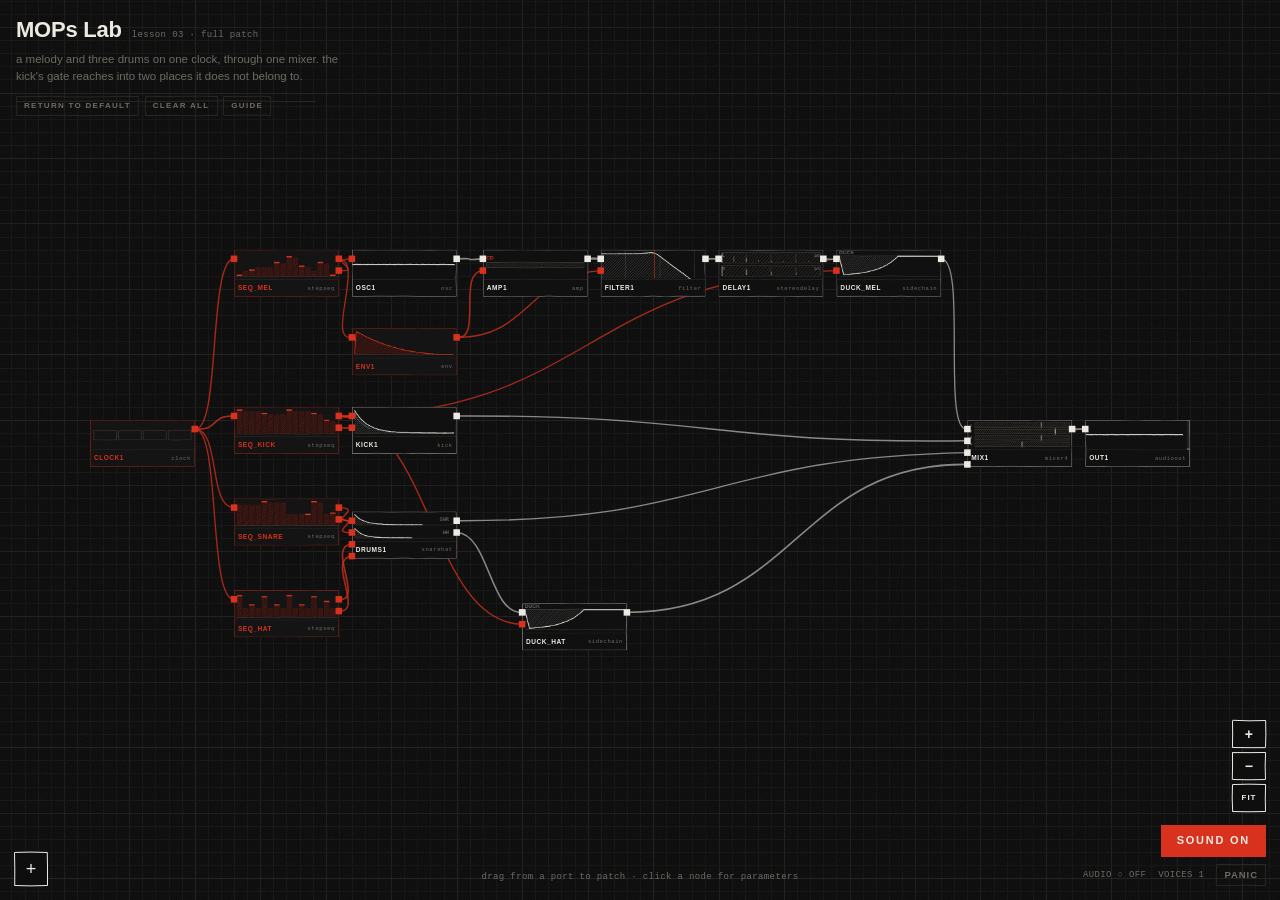
<file: assets/MOPS/mops-lab-lesson-03.html>
<!DOCTYPE html>
<html lang="en">
<head>
<meta charset="utf-8">
<meta name="viewport" content="width=device-width, initial-scale=1, viewport-fit=cover">
<meta name="color-scheme" content="dark">
<title>MOPS LAB</title>
<style>


:root{

  --bg:        #0B0B0B;
  --grid:      #171717;
  --grid-maj:  #222020;
  --panel:     #0E0E0E;
  --node:      #141414;
  --node-audio:#101010;
  --node-hi:   #1B1B1B;
  --rule:      #2A2724;
  --faint:     #3A3631;

  --ink:       #EDEAE3;
  --dim:       #6E6A63;
  --red:       #D8321E;
  --red-dim:   #6E1B10;
  --red-wash:  rgba(216,50,30,.14);

  --ui:   "Helvetica Neue", Helvetica, Arial, sans-serif;
  --mono: ui-monospace, "SF Mono", Menlo, Consolas, "Courier New", monospace;

  --grid-size: 20px;
  --node-w:   160px;
  --node-h:    72px;
  --port:      10px;

  --grain: url("data:image/svg+xml;utf8,<svg xmlns='http://www.w3.org/2000/svg' width='180' height='180'><filter id='n'><feTurbulence type='fractalNoise' baseFrequency='0.8' numOctaves='3' stitchTiles='stitch'/></filter><rect width='100%25' height='100%25' filter='url(%23n)'/></svg>");
}

*,*::before,*::after{ box-sizing:border-box; border-radius:0; }

html,body{
  margin:0; padding:0; height:100%; width:100%;
  background:var(--bg); color:var(--ink);
  font-family:var(--ui); font-size:11.5px; line-height:1.45;
  overflow:hidden;
  -webkit-font-smoothing:antialiased;
  text-rendering:optimizeLegibility;
}

button,input,select,textarea{ font:inherit; color:inherit; background:none; border:0; }

:focus{ outline:none; }
:focus-visible{ outline:1px solid var(--ink); outline-offset:2px; }

#app{
  position:fixed; inset:0;
  display:block;
  overflow:hidden;
  user-select:none;
  -webkit-user-select:none;
}

#stage{
  position:absolute; inset:0;
  background:var(--bg);
  outline:none;
  cursor:default;
  touch-action:none;
  overflow:hidden;
}

#stage.is-panning{ cursor:grabbing; }

#grid{
  position:absolute; inset:0;
  display:block;
  pointer-events:none;
}

#grain{
  position:absolute; inset:0;
  pointer-events:none;
  opacity:.05;
  background-image:var(--grain);
  background-repeat:repeat;
}

#world{
  position:absolute; left:0; top:0; width:0; height:0;
  transform-origin:0 0;
}

.node-layer{ position:absolute; left:0; top:0; width:0; height:0; }

#cables{
  position:absolute; inset:0;
  width:100%; height:100%;
  pointer-events:none;
  overflow:visible;
}

.cable{
  fill:none;
  stroke-width:1.5;
  vector-effect:non-scaling-stroke;
  stroke-linecap:round;
  pointer-events:none;
}

.cable.is-audio{ stroke:var(--ink);  stroke-opacity:.55; }
.cable.is-cd   { stroke:var(--red);  stroke-opacity:.75; }

.cable.is-dragging{ stroke-dasharray:4 3; stroke-opacity:1; }

.cable-tick{
  fill:none;
  stroke:var(--red);
  stroke-width:3;
  stroke-linecap:round;
  vector-effect:non-scaling-stroke;
  pointer-events:none;
}

.cable.is-selected{ stroke-opacity:1; stroke-width:2.5; }

.cable-hit{
  fill:none;
  stroke:transparent;
  stroke-width:8;
  vector-effect:non-scaling-stroke;
  pointer-events:stroke;
  cursor:pointer;
}

.cable-hit:hover + .cable{ stroke-opacity:1 !important; }

.port{
  position:absolute;
  width:var(--port); height:var(--port);
  margin-top:calc(var(--port) / -2);
  border:1px solid transparent;
  cursor:crosshair;
  touch-action:none;
}

.port.is-in { left:calc(var(--port) / -2); }
.port.is-out{ right:calc(var(--port) / -2); }

.port.is-audio{ background:rgba(237,234,227,.4); }
.port.is-cd   { background:rgba(216,50,30,.4); }

.port.is-audio.is-connected{ background:var(--ink); }
.port.is-cd.is-connected   { background:var(--red); }

.port:hover.is-audio, .port.is-hot.is-audio{ background:var(--ink); border-color:var(--bg); outline:1px solid var(--ink); }
.port:hover.is-cd,    .port.is-hot.is-cd   { background:var(--red); border-color:var(--bg); outline:1px solid var(--red); }

.is-patching .port.is-valid.is-audio{ background:var(--ink); }
.is-patching .port.is-valid.is-cd   { background:var(--red); }
.is-patching .port.is-invalid{ opacity:.15; }

.port.is-refused{
  background:var(--red) !important;
  outline:1px solid var(--red);
  opacity:1 !important;
}

.port-label{
  display:none;
  position:absolute; top:50%;
  transform:translateY(-50%);
  padding:0 4px;
  background:var(--bg);
  font-family:var(--mono); font-size:8px; letter-spacing:.04em;
  color:var(--dim);
  white-space:nowrap;
  pointer-events:none;
}

.port.is-in  .port-label{ right:calc(100% + 4px); }
.port.is-out .port-label{ left:calc(100% + 4px); }

.port:hover .port-label{ display:block; }

#hint{
  position:absolute; left:50%; bottom:16px;
  z-index:31;
  transform:translateX(-50%);
  pointer-events:none;
  font-family:var(--mono); font-size:9px; letter-spacing:.04em;
  color:var(--dim);
  white-space:nowrap;
}

#hint.is-flash{ color:var(--red); }

.node-canvas{
  display:block;
  width:100%; height:100%;
}

.node.is-inactive .node-canvas{ opacity:.45; }

.node-inactive{
  order:-1;
  font-family:var(--mono); font-size:8px; letter-spacing:.1em;
  color:var(--red);
}

.node.is-inactive .node-name{ color:var(--dim); }

#status{
  position:absolute; right:14px; bottom:14px;
  z-index:35;
  display:flex; flex-direction:column; align-items:flex-end; gap:7px;
}

.status-row{ display:flex; align-items:center; gap:12px; }

.status-mute{
  padding:8px 16px;
  border:0;
  background:transparent;
  font-family:var(--ui); font-weight:700;
  font-size:11px; letter-spacing:.16em; text-transform:uppercase;
  color:var(--ink);
  cursor:pointer;
  --hand:var(--ink);
}

.status-mute:hover{ background:var(--ink); color:var(--bg); }

.status-mute.is-muted{
  background:var(--red);
  color:var(--ink);
  --hand:var(--red);
}

.status-mute.is-muted:hover{ background:var(--red-dim); }
.status-mute:focus-visible{ outline:1px solid var(--ink); outline-offset:2px; }

.status-item{
  font-family:var(--mono); font-size:9px; letter-spacing:.04em;
  color:var(--dim);
  white-space:nowrap;
}

.status-audio.is-on{ color:var(--ink); }
.status-audio:not(.is-on){ cursor:pointer; }
.status-audio:not(.is-on):hover{ color:var(--ink); }

.status-panic{
  padding:4px 8px;
  border:0;
  font-family:var(--ui); font-weight:700;
  font-size:9.5px; letter-spacing:.1em; text-transform:uppercase;
  color:var(--dim);
  cursor:pointer;
  --hand:var(--rule);
}

.status-panic:hover{ background:var(--red); color:var(--ink); --hand:var(--red); }
.status-panic:focus-visible{ outline:1px solid var(--ink); outline-offset:2px; }

#teach{
  position:absolute; top:96px; left:16px;
  z-index:33;
  display:flex; gap:6px; flex-wrap:wrap;
  max-width:min(52ch, 60%);
}

#teach[hidden]{ display:none; }

.teach-btn{
  padding:4px 8px;
  border:0;
  background:transparent;
  font-family:var(--ui); font-weight:700;
  font-size:8px; letter-spacing:.16em; text-transform:uppercase;
  color:var(--dim);
  cursor:pointer;
  --hand:var(--rule);
}

.teach-btn:hover{ color:var(--ink); --hand:var(--ink); }
.teach-btn.is-on{ background:var(--ink); color:var(--bg); --hand:var(--ink); }
.teach-btn:focus-visible{ outline:1px solid var(--ink); outline-offset:2px; }

#guide{
  position:absolute; top:130px; left:16px;
  z-index:33;
  width:280px; max-width:calc(100% - 32px);
}

#guide[hidden], #info[hidden], #notes[hidden]{ display:none; }

.guide-head{
  display:flex; align-items:center; justify-content:space-between;
  padding:7px 10px 4px;
}

.guide-count{
  font-family:var(--mono); font-size:8.5px; letter-spacing:.1em;
  color:var(--dim);
}

.guide-text{
  margin:0;
  padding:0 10px 8px;
  font-family:var(--ui); font-size:11.5px; line-height:1.45;
  color:var(--ink);
}

.guide-nav{ display:flex; align-items:center; gap:2px; }

.guide-step-btn{
  width:16px; height:16px;
  border:0; background:transparent;
  font-family:var(--ui); font-size:13px; line-height:1;
  color:var(--dim);
  cursor:pointer;
}

.guide-step-btn:hover:not(:disabled){ color:var(--ink); }
.guide-step-btn:disabled{ color:var(--faint); cursor:default; }
.guide-step-btn:focus-visible{ outline:1px solid var(--ink); outline-offset:1px; }

.guide-dots{ display:flex; gap:3px; padding:0 10px 9px; }

.guide-dot{
  flex:1 1 0;
  height:6px;
  padding:0;
  border:0;
  background:transparent;
  cursor:pointer;
}

.guide-dot::after{
  content:"";
  display:block;
  height:2px; margin-top:2px;
  background:var(--faint);
}

.guide-dot:hover::after{ background:var(--ink); }
.guide-dot.is-done::after{ background:var(--dim); }
.guide-dot.is-now::after{ background:var(--red); height:3px; margin-top:1px; }
.guide-dot:focus-visible{ outline:1px solid var(--ink); outline-offset:1px; }

#info{
  position:absolute; right:14px; top:14px;
  z-index:33;
  width:300px; max-width:calc(100% - 28px);
}

#params:not([hidden]) ~ #info{ top:auto; bottom:56px; }

#notes{
  position:absolute; left:50%; top:50%;
  transform:translate(-50%, -50%);
  z-index:37;
  width:520px; max-width:calc(100% - 28px);
  max-height:calc(100% - 56px);
  overflow-y:auto;
}

.info-head{
  display:flex; align-items:center; justify-content:space-between; gap:8px;
  padding:7px 10px 5px;
}

.info-title{
  font-family:var(--ui); font-weight:700;
  font-size:8px; letter-spacing:.16em; text-transform:uppercase;
  color:var(--ink);
}

#info.is-cd .info-title{ color:var(--red); }

.info-close{
  flex:none;
  width:16px; height:16px;
  border:0; background:transparent;
  font-family:var(--ui); font-size:14px; line-height:1;
  color:var(--dim);
  cursor:pointer;
}

.info-close:hover{ color:var(--ink); }
.info-close:focus-visible{ outline:1px solid var(--ink); outline-offset:1px; }

.info-rule{ height:3px; --hand:var(--ink); }
#info.is-cd .info-rule{ --hand:var(--red); }

.info-body{ padding:9px 10px 11px; }

.info-p{
  margin:0;
  font-family:var(--ui); font-size:11.5px; line-height:1.45;
  color:var(--ink);
}

.info-p + .info-p{ margin-top:8px; }

.info-p.is-aside{ color:var(--dim); }

.info-lead{
  font-style:italic;
  color:var(--dim);
}

.info-p.is-aside .info-lead::after{ content:":"; }

.p-info{
  flex:none;
  width:14px; height:14px;
  border:0; background:transparent;
  font-family:var(--ui); font-weight:700; font-style:italic;
  font-size:10px; line-height:1;
  color:var(--dim);
  cursor:pointer;
}

.p-info:hover{ color:var(--ink); }
.p-info:focus-visible{ outline:1px solid var(--ink); outline-offset:2px; }

.status-teach{
  padding:4px 8px;
  border:0;
  font-family:var(--ui); font-weight:700;
  font-size:9.5px; letter-spacing:.1em; text-transform:uppercase;
  color:var(--faint);
  cursor:pointer;
  --hand:var(--rule);
}

.status-teach.is-on{ color:var(--dim); }
.status-teach:hover{ color:var(--ink); --hand:var(--ink); }
.status-teach:focus-visible{ outline:1px solid var(--ink); outline-offset:2px; }

.node{
  position:absolute;
  width:var(--node-w); height:var(--node-h);
  display:flex; flex-direction:column;
  background:var(--node);
  border:0;
  color:var(--ink);
  cursor:default;
}

.node .node-canvas{
  position:absolute; inset:0;
  z-index:0;
}

.node.is-audio{ background:var(--node-audio); }

.node.is-cd{
  background:var(--node);
  border-color:rgba(216,50,30,.55);
  color:var(--red);
}

.node.is-audio:hover{ background:var(--node); }
.node.is-cd:hover{ background:var(--node-hi); }

.node .node-vis{
  flex:none; height:44px; margin:1px;
}

.node .node-foot{
  position:relative; z-index:1;
  flex:1 1 auto;
  display:flex; align-items:center; justify-content:space-between; gap:6px;
  padding:0 6px;
  overflow:hidden;
}

.node .node-name{
  font-family:var(--ui); font-weight:700;
  font-size:10px; letter-spacing:.08em; text-transform:uppercase;
  color:var(--ink);
  white-space:nowrap; overflow:hidden; text-overflow:ellipsis;
}

.node.is-cd .node-name{ color:var(--red); }

.node .node-type{
  font-family:var(--mono);
  font-size:8.5px; letter-spacing:.1em;
  color:var(--dim);
  white-space:nowrap;
}

#add-op{
  position:absolute; left:14px; bottom:14px;
  z-index:35;
  width:34px; height:34px;
  border:0;
  background:var(--panel);
  color:var(--ink);
  font-family:var(--ui); font-size:18px; line-height:1;
  cursor:pointer;
  --hand:var(--ink);
}

#add-op:hover, #add-op.is-open{
  color:var(--bg);
  background:var(--ink);
  --hand:var(--ink);
}

#zoom{
  position:absolute; right:14px; bottom:88px;
  z-index:35;
  display:flex; flex-direction:column; gap:4px;
}

#zoom button{
  width:34px; height:28px;
  border:0;
  background:var(--panel);
  color:var(--ink);
  font-family:var(--ui); font-weight:700;
  font-size:14px; line-height:1;
  letter-spacing:.04em;
  cursor:pointer;
  --hand:var(--ink);
}

#zoom #zoom-fit{ font-size:8px; letter-spacing:.12em; }

#zoom button:hover{
  color:var(--bg);
  background:var(--ink);
  --hand:var(--ink);
}

#zoom button:disabled{
  color:var(--dim);
  cursor:default;
  --hand:var(--rule);
}

#zoom button:disabled:hover{ background:var(--panel); color:var(--dim); }

.panel{
  position:relative;
  isolation:isolate;
  background:var(--panel);
  border:0;
}

.hand-frame{
  position:absolute; left:0; top:0;
  z-index:2;
  pointer-events:none;
  overflow:visible;
}

.hand-frame path{ stroke:var(--hand, var(--rule)); }

.is-hand{ position:relative; }

.panel::after{
  content:"";
  position:absolute; inset:0;
  z-index:-1;
  pointer-events:none;
  opacity:.045;
  background-image:var(--grain);
}

#oplist{
  position:absolute; left:50%; top:50%;
  transform:translate(-50%, -50%);
  z-index:36;
  width:520px; max-width:calc(100% - 28px);
  outline:1px solid var(--rule);
  outline-offset:3px;
}

#oplist[hidden]{ display:none; }

.oplist-filter{
  display:block; width:100%;
  padding:10px 13px;
  border:0;
  background:transparent;
  font-family:var(--mono); font-size:10px; letter-spacing:.04em;
  color:var(--ink);
  outline:none;
}

.oplist-filter-wrap{ --hand:var(--rule); }

.oplist-filter::placeholder{ color:var(--faint); }
.oplist-filter:focus-visible{ outline:1px solid var(--ink); outline-offset:-1px; }

.oplist-cols{ display:flex; align-items:stretch; }

.oplist-col{ flex:1 1 50%; min-width:0; --hand:var(--rule); }

.oplist-col.is-audio{ background:var(--node-audio); }

.oplist-colhead{
  padding:10px 13px 7px;
  font-family:var(--ui); font-weight:700;
  font-size:8px; letter-spacing:.16em; text-transform:uppercase;
  color:var(--dim);
  border:0;
  --hand:var(--rule);
}

.oplist-col.is-cd .oplist-colhead{ color:var(--red); --hand:var(--red-dim); }

.oplist-rows{ padding:5px 0 8px; min-height:150px; }

.oplist-row{
  display:block; width:100%;
  padding:5px 13px;
  text-align:left;
  cursor:pointer;
  border:1px solid transparent;
}

.oplist-row.is-hidden{ display:none; }

.oplist-label{
  display:block;
  font-family:var(--ui); font-weight:700;
  font-size:10px; letter-spacing:.08em; text-transform:uppercase;
  color:var(--ink);
}

.oplist-col.is-cd .oplist-label{ color:var(--red); }

.oplist-blurb{
  display:block;
  font-family:var(--mono); font-size:9px; letter-spacing:.04em;
  color:var(--dim);
}

.oplist-row.is-cursor,
.oplist-row:hover{ background:rgba(237,234,227,.07); }

.oplist-col.is-cd .oplist-row.is-cursor,
.oplist-col.is-cd .oplist-row:hover{ background:var(--red-wash); }

.oplist-row:focus-visible{ outline:1px solid var(--ink); outline-offset:-1px; }

.node.is-selected{
  outline:1px solid var(--ink);
  outline-offset:2px;
  background:var(--node-hi);
}

.node.is-cd.is-selected{ outline-color:var(--red); }

.node-rename{
  width:100%; min-width:0;
  padding:0;
  background:transparent;
  font-family:var(--ui); font-weight:700;
  font-size:10px; letter-spacing:.08em; text-transform:uppercase;
  color:var(--ink);
  outline:none;
  border-bottom:1px solid var(--ink);
}

.node.is-cd .node-rename{ color:var(--red); border-bottom-color:var(--red); }
.node-rename:focus-visible{ outline:1px solid var(--ink); outline-offset:1px; }

#marquee{
  position:absolute;
  z-index:5;
  border:1px solid var(--ink);
  background:rgba(237,234,227,.05);
  pointer-events:none;
}

#marquee[hidden]{ display:none; }

#params{
  position:absolute; top:14px; right:14px;
  z-index:34;
  width:280px;
  max-height:calc(100% - 28px);
  overflow-y:auto;
  overflow-x:hidden;
}

#params.is-wide{ width:320px; }
#params[hidden]{ display:none; }

.p-panel-head{
  display:flex; align-items:center; justify-content:space-between;
  padding:7px 10px 5px;
}

.p-title{
  font-family:var(--ui); font-weight:700;
  font-size:8px; letter-spacing:.16em; text-transform:uppercase;
  color:var(--dim);
}

.p-id{
  display:flex; align-items:baseline; justify-content:space-between; gap:8px;
  padding:0 10px 6px;
}

.p-name{
  flex:1 1 auto; min-width:0;
  padding:0;
  background:transparent;
  font-family:var(--ui); font-weight:700;
  font-size:10px; letter-spacing:.08em; text-transform:uppercase;
  color:var(--ink);
  outline:none;
}

#params.is-cd .p-name{ color:var(--red); }
.p-name:focus-visible{ outline:1px solid var(--ink); outline-offset:1px; }

.p-optype{
  flex:none;
  font-family:var(--mono); font-size:8.5px; letter-spacing:.1em;
  color:var(--dim);
}

.p-rule{ height:3px; --hand:var(--ink); }
#params.is-cd .p-rule{ --hand:var(--red); }

.p-tabs{ display:flex; --hand:var(--rule); }

.p-tab{
  flex:1 1 auto;
  padding:5px 6px;
  border:0;
  font-family:var(--ui); font-weight:700;
  font-size:8px; letter-spacing:.16em; text-transform:uppercase;
  color:var(--dim);
  cursor:pointer;
  --hand:var(--rule);
}
.p-tab:hover{ color:var(--ink); }
.p-tab:focus-visible{ outline:1px solid var(--ink); outline-offset:-2px; }
.p-tab.is-on{ background:var(--ink); color:var(--bg); }
#params.is-cd .p-tab.is-on{ background:var(--red); color:var(--ink); }

.p-body{ padding:10px; }

.p-row + .p-row{ margin-top:14px; }
.p-row.is-inline{ display:flex; align-items:center; justify-content:space-between; }

.p-head{
  display:flex; align-items:baseline; justify-content:space-between; gap:8px;
  margin-bottom:5px;
}

.p-label{
  font-family:var(--ui); font-weight:700;
  font-size:8px; letter-spacing:.16em; text-transform:uppercase;
  color:var(--dim);
}

.p-val{
  font-family:var(--mono); font-size:15px; letter-spacing:.01em;
  font-variant-numeric:tabular-nums;
  color:var(--ink);
}

#params.is-cd .p-val{ color:var(--red); }

.p-empty{
  margin:0;
  font-family:var(--mono); font-size:9px; letter-spacing:.04em;
  color:var(--dim);
}

.p-slider{
  position:relative;
  height:18px;
  cursor:ew-resize;
  touch-action:none;
}

.p-rail{
  position:absolute; inset:0;
  --hand:var(--rule);
}

.p-thumb{
  position:absolute; top:1px;
  width:6px; height:16px;
  margin-left:-3px;
  background:var(--ink);
}

.p-slider.is-cd .p-thumb{ background:var(--red); }
.p-slider:hover .p-rail{ --hand:var(--faint); }
.p-slider:focus-visible{ outline:1px solid var(--ink); outline-offset:2px; }

.p-menu{ display:flex; --hand:var(--rule); }

.p-menu-item{
  flex:1 1 auto;
  padding:4px 6px;
  border:0;
  font-family:var(--ui); font-weight:700;
  font-size:9.5px; letter-spacing:.1em; text-transform:uppercase;
  color:var(--dim);
  cursor:pointer;
  --hand:var(--rule);
}
.p-menu-item:hover{ color:var(--ink); }
.p-menu-item.is-on{ background:var(--ink); color:var(--bg); }
.p-menu.is-cd .p-menu-item.is-on{ background:var(--red); color:var(--ink); }
.p-menu-item:focus-visible{ outline:1px solid var(--ink); outline-offset:-1px; }

.p-toggle{
  width:11px; height:11px;
  border:0;
  cursor:pointer;
  --hand:var(--rule);
}

.p-toggle.is-on{ background:var(--red); --hand:var(--red); }
.p-toggle:focus-visible{ outline:1px solid var(--ink); outline-offset:2px; }

.p-16{
  display:flex; align-items:flex-end; gap:4px;
  touch-action:none;
}

.p-16-col{ flex:1 1 0; min-width:0; display:flex; flex-direction:column; align-items:stretch; }

.p-16-num{
  margin-top:3px;
  font-family:var(--mono); font-size:7px; letter-spacing:0;
  color:var(--faint);
  text-align:center;
}

.p-16-col.is-beat .p-gate,
.p-16-col.is-beat .p-fader{ --hand:var(--dim); }

.p-16-col.is-playing .p-gate,
.p-16-col.is-playing .p-fader{ --hand:var(--red); }
.p-16-col.is-playing .p-16-num{ color:var(--red); }

.p-16-read{ font-size:9px; letter-spacing:.04em; color:var(--dim); }

.p-gate{
  height:36px;
  border:0;
  background:transparent;
  cursor:pointer;
  --hand:var(--rule);
}

.p-gate.is-on{ background:var(--red); --hand:var(--red); }
.p-gate:hover{ --hand:var(--dim); }
.p-gate:focus-visible{ outline:1px solid var(--ink); outline-offset:1px; }

.p-fader{
  position:relative;
  height:90px;
  border:0;
  background:transparent;
  cursor:ns-resize;
  overflow:hidden;
  --hand:var(--rule);
}

.p-fader:hover{ --hand:var(--dim); }

.p-fader-fill{
  position:absolute; left:0; right:0; bottom:0;
  background:var(--red);
}

.p-fader:hover{ border-color:var(--dim); }
.p-fader:focus-visible{ outline:1px solid var(--ink); outline-offset:1px; }

#lockup{
  position:absolute; top:14px; left:16px;
  z-index:30;
  pointer-events:none;
  max-width:min(52ch, 60%);
}

#lockup .lockup-line{
  display:flex; align-items:baseline; gap:10px;
  white-space:nowrap;
}

#lockup .title{
  font-family:var(--ui); font-weight:700;
  font-size:22px; letter-spacing:-.01em;
  color:var(--ink);
}

#lockup .subtitle{
  font-family:var(--mono);
  font-size:9px; letter-spacing:.04em;
  color:var(--dim);
}

#lockup .tagline{
  margin-top:5px;
  font-family:var(--ui); font-weight:400;
  font-size:11.5px; line-height:1.45;
  color:var(--dim);
  white-space:normal;
}

#lockup .lockup-rule{
  height:6px;
  margin-top:2px;
  max-width:300px;
  --hand:var(--rule);
}

#narrow-note{
  position:absolute; left:0; right:0; bottom:0;
  z-index:40;
  display:none;
  padding:5px 10px;
  border-top:1px solid var(--rule);
  background:var(--panel);
  font-family:var(--mono); font-size:9px; letter-spacing:.04em;
  color:var(--dim);
  text-align:center;
  pointer-events:none;
}

@media (max-width: 719px){
  #narrow-note{ display:block; }

  #hint{ display:none; }

  #status{ bottom:32px; right:10px; }
  #add-op{ bottom:32px; left:10px; }

  #zoom{ bottom:104px; right:10px; }

  #lockup{ max-width:92%; }
  #lockup .tagline{ display:none; }
  #teach{ top:58px; max-width:92%; }
}

@media (pointer: coarse){
  #stage{ touch-action:pan-y; }
}

@media (prefers-reduced-motion: reduce){
  *{ animation-duration:.001ms !important; animation-iteration-count:1 !important; transition-duration:.001ms !important; }
}

</style>
</head>
<body>

<div id="app">

  <!-- stage: grid, cables, nodes. tabindex so keyboard works inside an iframe (§12.10) -->
  <div id="stage" tabindex="0" role="application" aria-label="Patch stage">
    <canvas id="grid" aria-hidden="true"></canvas>
    <!-- paper grain: sits over the ground, under everything drawn on it -->
    <div id="grain" aria-hidden="true"></div>
    <!-- cables render behind the nodes; the inner <g> carries the pan/zoom transform -->
    <svg id="cables" aria-hidden="true"></svg>
    <!-- everything in here shares one pan/zoom transform -->
    <div id="world"></div>
    <div id="marquee" hidden></div>
  </div>

  <!-- hint line, bottom-centre (§4.5, §11.4) -->
  <div id="hint" role="status" aria-live="polite"></div>

  <!-- status, bottom-right (§4.5) -->
  <div id="status"></div>

  <!-- The audio gesture gate used to be a full-stage "CLICK TO ENABLE AUDIO" overlay.
       It is gone: the patch is visible from the moment the page loads, and SOUND ON in
       the status bar is the gesture that starts the audio. Nothing sounds until it is
       pressed, so §2's rule still holds — it is just no longer a wall in front of the
       thing the visitor came to look at. -->

  <!-- parameter dialog, docks top-right (§4.5) -->
  <aside id="params" class="panel" aria-label="Parameters" hidden></aside>

  <!-- title lockup, top-left (§4.5) — filled by ui/hud.js from the lesson data -->
  <header id="lockup"></header>

  <!-- teaching layer, top-left under the lockup. All of it can be switched off. -->
  <div id="teach"></div>
  <aside id="guide" class="panel" aria-label="Guide" hidden></aside>
  <aside id="info" class="panel" aria-label="About this operator" hidden></aside>

  <!-- add-operator button, bottom-left (TouchDesigner habit) -->
  <button id="add-op" type="button" aria-label="Add operator" aria-expanded="false" aria-controls="oplist">+</button>

  <!-- Zoom, above the ⊕. The wheel does it on a desktop and two fingers do it on a
       phone, but neither is visible, and a patch fitted into a small frame is small.
       FIT puts the whole patch back on screen. -->
  <div id="zoom" role="group" aria-label="Zoom">
    <button id="zoom-in"  type="button" aria-label="Zoom in">+</button>
    <button id="zoom-out" type="button" aria-label="Zoom out">−</button>
    <button id="zoom-fit" type="button" aria-label="Fit the patch on screen">FIT</button>
  </div>

  <!-- operator list, opens upward from the ⊕ -->
  <div id="oplist" class="panel" role="dialog" aria-label="Add operator" hidden></div>

  <div id="narrow-note">best on a wider screen</div>

</div>

<script>
(function(){
"use strict";
var __modules = {}, __cache = {};
function __require(id){
  if(__cache[id]) return __cache[id];
  var f = __modules[id];
  if(!f) throw new Error("module not found: " + id);
  return (__cache[id] = f());
}

/* ===== src/lessons/lesson-03.js ===== */
__modules["lessons/lesson-03.js"] = function(){


const MEL_GATES  = [true,false,true,false, false,false,true,false, true,false,true,false, false,true,false,true];
const MEL_STEPS  = [0,.25,.25,.42, .42,.42,.58,.58, .83,.83,.42,.42, .25,.58,.58,0];

const KICK_GATES  = [true,false,false,false, true,false,false,false, true,false,false,false, true,false,true,false];
const KICK_STEPS  = [1,1,1,1, .85,.85,.85,.85, 1,1,1,1, .85,.85,.55,.55];

const SNARE_GATES = [false,false,false,false, true,false,false,false, false,false,false,true, true,false,false,true];
const SNARE_STEPS = [.9,.9,.9,.9, 1,1,1,1, .5,.5,.5,.45, 1,1,.5,.5];

const HAT_GATES   = [true,false,true,false, true,false,true,false, true,false,true,false, true,false,true,false];
const HAT_STEPS   = [.9,.4,.5,.4, .85,.4,.5,.4, .9,.4,.5,.4, .85,.4,.65,.4];

const BPM = 112;

const __default = {
  id: "03",
  title: "MOPs Lab",
  subtitle: "lesson 03 · full patch",
  tagline: "a melody and three drums on one clock, through one mixer. the kick's gate reaches into two places it does not belong to.",

  ops: ["clock", "stepseq", "env",
        "osc", "amp", "filter", "kick", "snarehat", "stereodelay", "sidechain", "mixer4", "audioout"],

  startPatch: null,
  startWithExample: true,
  teaching: true,

  example: {
    nodes: [
      { key: "clock",  type: "clock",       name: "clock1",    x:   40, y: 300, params: { bpm: BPM } },

      { key: "seqM",   type: "stepseq",     name: "seq_mel",   x:  260, y:  40, params: { order: "forward", gates: MEL_GATES,   steps: MEL_STEPS } },
      { key: "seqK",   type: "stepseq",     name: "seq_kick",  x:  260, y: 280, params: { order: "forward", gates: KICK_GATES,  steps: KICK_STEPS } },
      { key: "seqS",   type: "stepseq",     name: "seq_snare", x:  260, y: 420, params: { order: "forward", gates: SNARE_GATES, steps: SNARE_STEPS } },
      { key: "seqH",   type: "stepseq",     name: "seq_hat",   x:  260, y: 560, params: { order: "forward", gates: HAT_GATES,   steps: HAT_STEPS } },

      { key: "osc",    type: "osc",         name: "osc1",      x:  440, y:  40, params: { wave: "saw", octave: 0 } },
      { key: "env",    type: "env",         name: "env1",      x:  440, y: 160, params: { attack: 5, decay: 260 } },
      { key: "amp",    type: "amp",         name: "amp1",      x:  640, y:  40 },
      { key: "filter", type: "filter",      name: "filter1",   x:  820, y:  40, params: { cutoff: 700, amount: .55 } },
      { key: "delay",  type: "stereodelay", name: "delay1",    x: 1000, y:  40, params: { left: "1/8", right: "1/4" } },
      { key: "duckM",  type: "sidechain",   name: "duck_mel",  x: 1180, y:  40, params: { duck: .94, decay: 118 } },

      { key: "kick",   type: "kick",        name: "kick1",     x:  440, y: 280, params: { wave: "sine", pitchamt: 70, ampdecay: 220 } },
      { key: "drums",  type: "snarehat",    name: "drums1",    x:  440, y: 440 },
      { key: "duckH",  type: "sidechain",   name: "duck_hat",  x:  700, y: 580, params: { duck: .94, decay: 118 } },

      { key: "mix",    type: "mixer4",      name: "mix1",      x: 1380, y: 300, params: { vol1: .7, vol2: .85, vol3: .7, vol4: .5 } },
      { key: "out",    type: "audioout",    name: "out1",      x: 1560, y: 300, params: { volume: .7 } }
    ],

    edges: [
      ["clock", "cd_out",    "seqM",   "cd_clock"],
      ["clock", "cd_out",    "seqK",   "cd_clock"],
      ["clock", "cd_out",    "seqS",   "cd_clock"],
      ["clock", "cd_out",    "seqH",   "cd_clock"],

      ["seqM",  "cd_out",    "osc",    "cd_pitch"],
      ["seqM",  "cd_gate",   "env",    "cd_gate"],
      ["osc",   "audio",     "amp",    "audio_in"],
      ["env",   "cd_out",    "amp",    "cd_amp"],
      ["env",   "cd_out",    "filter", "cd_cut"],
      ["amp",   "audio",     "filter", "audio_in"],
      ["filter","audio",     "delay",  "audio_in"],
      ["delay", "audio",     "duckM",  "audio_in"],

      ["seqK",  "cd_gate",   "duckM",  "cd_gate"],
      ["seqK",  "cd_gate",   "kick",   "cd_gate"],
      ["seqK",  "cd_out",    "kick",   "cd_vel"],

      ["seqS",  "cd_gate",   "drums",  "cd_gate_snr"],
      ["seqS",  "cd_out",    "drums",  "cd_vel_snr"],
      ["seqH",  "cd_gate",   "drums",  "cd_gate_hh"],
      ["seqH",  "cd_out",    "drums",  "cd_vel_hh"],

      ["drums", "audio_hh",  "duckH",  "audio_in"],
      ["seqK",  "cd_gate",   "duckH",  "cd_gate"],

      ["duckM", "audio",     "mix",    "audio_1"],
      ["kick",  "audio",     "mix",    "audio_2"],
      ["drums", "audio_snr", "mix",    "audio_3"],
      ["duckH", "audio",     "mix",    "audio_4"],
      ["mix",   "audio",     "out",    "audio_in"]
    ]
  },

  guideSteps: [
    {
      text: "Listen first — the whole patch is already running. One clock, four sequencers, four voices, one mixer, one audio out. Everything after this is taking a piece of it away and hearing what stops.",
      highlight: "clock",
      done: () => true
    },
    {
      text: "Delete the cable from the filter to the stereo delay and listen. Then patch it back. That difference is what the delay is adding.",
      highlight: "stereodelay",
      done: q => q.edge("filter", "audio", "stereodelay", "audio_in")
    },
    {
      text: "Open the delay and set Left and Right to the same division. That is a centred echo — both sides at once. Now make them different again; that spread is the whole reason it is called a stereo delay.",
      highlight: "stereodelay",
      done: q => q.some("stereodelay", n => n.params.left === n.params.right)
    },
    {
      text: "Set both sides to 1/16 — one sequencer step. The echoes stop being echoes and start thickening the note itself.",
      highlight: "stereodelay",
      done: q => q.some("stereodelay", n => n.params.left === "1/16" && n.params.right === "1/16")
    },
    {
      text: "Move the clock's BPM. The echoes move with it, because the delay reads the tempo from your clock rather than from a time in milliseconds — no cable required.",
      highlight: "clock",
      done: q => q.some("clock", n => n.params.bpm !== BPM)
    },
    {
      text: "Turn the melody sidechain's Duck down to 0, listen, then bring it back up. That is the kick clearing space for itself. Nothing is compressing anything — a gate is just closing a level.",
      highlight: "sidechain",
      done: q => q.some("sidechain", n => n.params.duck === 0)
    },
    {
      text: "Turn that sidechain's Decay up to 600 ms or more. With a kick on every beat it never fully recovers, and that is the pump.",
      highlight: "sidechain",
      done: q => q.some("sidechain", n => n.params.decay >= 600)
    },
    {
      text: "Follow the kick sequencer's cd gate cable with your eyes. One red port, three destinations: the kick itself, the melody's sidechain, and the hat's. An output feeds as many inputs as you point it at.",
      highlight: "stepseq",
      done: q => q.edgeCount("stepseq", "cd_gate", "sidechain", "cd_gate") >= 2
    },
    {
      text: "Add a third sidechain on the snare channel, fed from that same gate. Or don't — over-ducking is a real thing and your ears are the judge.",
      highlight: "sidechain",
      done: q => q.count("sidechain") >= 3 &&
                 q.edgeCount("stepseq", "cd_gate", "sidechain", "cd_gate") >= 3
    }
  ],

  notes: `Two things in this patch are the same operators doing more than one job at once, which is the whole lesson. The kick sequencer's cd gate drives the kick and both sidechains — one red port, three destinations. The envelope drives the amplitude and the filter's cd input, which was the "try this" suggestion at the end of Lesson 01 and is here in the default patch.

Order matters twice. The delay is before the sidechain, so the echoes duck with the melody instead of pumping against it. Both sidechains are before the mixer, because ducking after the sum would duck the kick that caused it.

The stereo delay has no clock input on purpose. It reads the tempo from the patch, the way a TouchDesigner network reads the Time COMP rather than running a cable to it.`
};
return { "default": __default };
};

/* ===== src/core/bus.js ===== */
__modules["core/bus.js"] = function(){


const listeners = new Map();

function on(topic, fn){
  let set = listeners.get(topic);
  if(!set){ set = new Set(); listeners.set(topic, set); }
  set.add(fn);
  return () => off(topic, fn);
}

function once(topic, fn){
  const un = on(topic, (...a) => { un(); fn(...a); });
  return un;
}

function off(topic, fn){
  const set = listeners.get(topic);
  if(set){ set.delete(fn); if(!set.size) listeners.delete(topic); }
}

function emit(topic, payload){
  const set = listeners.get(topic);
  if(!set) return;

  for(const fn of Array.from(set)){
    try{ fn(payload); }
    catch(err){ console.error(`[bus] listener for "${topic}" threw`, err); }
  }
}

function clear(){ listeners.clear(); }

const bus = { on, once, off, emit, clear };
const __default = bus;
return { "on": on, "once": once, "off": off, "emit": emit, "clear": clear, "bus": bus, "default": __default };
};

/* ===== src/core/registry.js ===== */
__modules["core/registry.js"] = function(){


const ops = new Map();

const SIGNALS    = ["audio", "cd"];
const CATEGORIES = ["clock", "sequence", "source", "shape", "out"];
const PARAM_TYPES = ["float", "int", "menu", "toggle", "steps16", "gates16"];

function fail(type, msg){
  throw new Error(`[registry] operator "${type}": ${msg}`);
}

function validatePort(type, port, where){
  if(!port.id)    fail(type, `${where} port is missing an id`);
  if(!port.label) fail(type, `${where} port "${port.id}" is missing a label`);
  if(!SIGNALS.includes(port.kind)) fail(type, `${where} port "${port.id}" has kind "${port.kind}"`);

  if(port.kind === "cd" && !/\bcd\b/.test(port.label)){
    fail(type, `cd port "${port.id}" label "${port.label}" must contain "cd"`);
  }
}

function validate(op){
  if(!op || !op.type) throw new Error("[registry] operator has no type");
  const t = op.type;
  if(ops.has(t)) fail(t, "already registered");
  if(!op.label) fail(t, "missing label");
  if(!SIGNALS.includes(op.signal)) fail(t, `signal must be "audio" or "cd"`);
  if(!CATEGORIES.includes(op.category)) fail(t, `unknown category "${op.category}"`);
  if(!op.blurb) fail(t, "missing blurb (shown in the operator list)");

  const ins  = op.ins  || [];
  const outs = op.outs || [];
  ins.forEach(p => validatePort(t, p, "in"));
  outs.forEach(p => validatePort(t, p, "out"));

  const ids = new Set();
  for(const p of ins.concat(outs)){
    if(ids.has(p.id)) fail(t, `duplicate port id "${p.id}"`);
    ids.add(p.id);
  }

  const params = op.params || [];
  if(params.length > 4) fail(t, "more than four parameters (§9)");
  for(const p of params){
    if(!p.id)    fail(t, "a parameter is missing an id");
    if(!p.label) fail(t, `parameter "${p.id}" is missing a label`);
    if(!PARAM_TYPES.includes(p.type)) fail(t, `parameter "${p.id}" has type "${p.type}"`);
    if(p.def === undefined) fail(t, `parameter "${p.id}" is missing a default`);
  }
}

function register(op){
  validate(op);
  ops.set(op.type, {
    ins: [], outs: [], params: [], pages: null,
    ...op
  });
  return op.type;
}

function get(type){
  return ops.get(type) || null;
}

function has(type){
  return ops.has(type);
}

function all(){
  return Array.from(ops.values());
}

function forLesson(lesson){
  const wanted = (lesson && lesson.ops) || [];
  return wanted.map(t => ops.get(t)).filter(Boolean);
}

function portsOf(type){
  const op = ops.get(type);
  return op ? { ins: op.ins, outs: op.outs } : { ins: [], outs: [] };
}

function findPort(type, portId){
  const op = ops.get(type);
  if(!op) return null;
  return op.ins.find(p => p.id === portId) || op.outs.find(p => p.id === portId) || null;
}

function defaultParams(type){
  const op = ops.get(type);
  if(!op) return {};
  const out = {};
  for(const p of op.params){
    out[p.id] = Array.isArray(p.def) ? p.def.slice() : p.def;
  }
  return out;
}

function clear(){ ops.clear(); }
return { "register": register, "get": get, "has": has, "all": all, "forLesson": forLesson, "portsOf": portsOf, "findPort": findPort, "defaultParams": defaultParams, "clear": clear };
};

/* ===== src/ops/hand.js ===== */
__modules["ops/hand.js"] = function(){


function seeded(seed){
  let s = (seed >>> 0) || 0x9e3779b9;
  return function(){
    s ^= s << 13; s >>>= 0;
    s ^= s >>> 17;
    s ^= s << 5;  s >>>= 0;
    return s / 4294967296;
  };
}

function seedOf(str){
  let h = 2166136261;
  const text = String(str);
  for(let i = 0; i < text.length; i++){
    h ^= text.charCodeAt(i);
    h = Math.imul(h, 16777619);
  }
  return h >>> 0;
}

function handLine(g, x1, y1, x2, y2, seed, amp){
  const rnd = seeded(seed);
  const a = amp === undefined ? 0.6 : amp;
  const dx = x2 - x1, dy = y2 - y1;
  const len = Math.hypot(dx, dy) || 1;
  const nx = -dy / len, ny = dx / len;
  const segs = Math.max(2, Math.min(8, Math.round(len / 14)));

  g.beginPath();
  g.moveTo(x1 + (rnd() - .5) * a, y1 + (rnd() - .5) * a);
  for(let i = 1; i <= segs; i++){
    const u = i / segs;

    const bow = Math.sin(u * Math.PI) * (rnd() - .5) * a * 2;
    g.lineTo(x1 + dx * u + nx * bow, y1 + dy * u + ny * bow);
  }
  g.stroke();
}

function handRect(g, x, y, w, h, seed, amp){
  const a = amp === undefined ? 0.5 : amp;
  handLine(g, x, y, x + w, y, seed, a);
  handLine(g, x + w, y, x + w, y + h, seed ^ 0x1111, a);
  handLine(g, x + w, y + h, x, y + h, seed ^ 0x2222, a);
  handLine(g, x, y + h, x, y, seed ^ 0x3333, a);
}

function handStroke(g, pts, seed, amp){
  if(pts.length < 4) return;
  const rnd = seeded(seed);
  const a = amp === undefined ? 0.5 : amp;

  g.beginPath();
  g.moveTo(pts[0], pts[1]);
  for(let i = 2; i < pts.length; i += 2){
    g.lineTo(pts[i] + (rnd() - .5) * a, pts[i + 1] + (rnd() - .5) * a);
  }
  g.stroke();
}

function hatch(g, x, y, w, h, opts){
  if(w <= 0 || h <= 0) return;
  const o = opts || {};
  const gap = o.gap || 3;
  const seed = o.seed || 1;
  const rnd = seeded(seed);
  const jitter = o.jitter === undefined ? 0.7 : o.jitter;

  g.save();
  g.beginPath();
  g.rect(x, y, w, h);
  g.clip();

  g.lineWidth = o.lineWidth || 1;

  const span = w + h;
  for(let d = -h; d < span; d += gap){
    const j = (rnd() - .5) * jitter;
    g.beginPath();
    g.moveTo(x + d + j, y - 1);
    g.lineTo(x + d - h + j, y + h + 1);
    g.stroke();
  }
  g.restore();
}

function inkBar(g, x, y, w, h, seed, opts){
  const o = opts || {};
  if(w <= 0 || h <= 0) return;
  if(o.fill){
    g.fillStyle = o.fill;
    g.fillRect(x, y, w, h);
  }
  if(o.hatch){
    g.strokeStyle = o.hatch;
    hatch(g, x, y, w, h, { gap: o.gap || 3, seed, lineWidth: o.lineWidth || 1 });
  }
  if(o.edge){
    g.strokeStyle = o.edge;
    g.lineWidth = 1;
    handRect(g, x + .5, y + .5, w - 1, h - 1, seed ^ 0x55aa, 0.45);
  }
}
return { "seeded": seeded, "seedOf": seedOf, "handLine": handLine, "handRect": handRect, "handStroke": handStroke, "hatch": hatch, "inkBar": inkBar };
};

/* ===== src/ops/clock.js ===== */
__modules["ops/clock.js"] = function(){


const { hatch, handRect, handLine } = __require("ops/hand.js");

const PULSE_HIGH = 0.02;
const HISTORY = 64;

const __default = {
  type:     "clock",
  label:    "Clock",
  signal:   "cd",
  category: "clock",
  blurb:    "keeps time",

  info: `Keeps time for everything else. It sends a pulse on every 1/16 note, so at 120 BPM you get eight pulses a second. Nothing else in the patch has an opinion about tempo — take the clock away and the sequence stops.

In MOPs: the clock is a control-data operator and its output is red, like everything that carries timing.

Simplified here: BPM only. The real one also has a multiplier and swing.`,

  ins: [],
  outs: [
    { id: "cd_out", kind: "cd", label: "cd clock" }
  ],

  params: [
    { id: "bpm", label: "BPM", type: "float", min: 40, max: 240, step: 1, def: 120, unit: "" }
  ],
  pages: null,

  create(ctx, node, api){
    const src = ctx.createConstantSource();
    src.offset.value = 0;
    src.start();

    let next = 0;
    let step = 0;
    const history = [];

    function pulseDur(){ return 60 / node.params.bpm / 4; }

    return {
      inputs:  {},
      outputs: { cd_out: src },

      onTick(now, until){
        if(!next || next < now - 0.5) next = now + 0.05;

        while(next < until){
          const t = next;
          const dur = pulseDur();

          src.offset.setValueAtTime(1, t);
          src.offset.setValueAtTime(0, t + Math.min(PULSE_HIGH, dur * 0.5));

          const info = { pulseDur: dur, step, bpm: node.params.bpm };
          api.emit("cd_out", t, 1, info);

          api.emit("cd_out", t + Math.min(PULSE_HIGH, dur * 0.5), 0, { ...info, rearm: true });

          history.push({ time: t, step });
          if(history.length > HISTORY) history.shift();

          step++;
          next = t + dur;
        }
      },

      meter(){
        const now = api.now();
        let current = -1, at = 0;
        for(const h of history){
          if(h.time <= now){ current = h.step; at = h.time; }
        }
        const dur = pulseDur();
        return {
          step: current,
          sincePulse: current < 0 ? 99 : now - at,
          pulseDur: dur,
          bpm: node.params.bpm,
          beat: current < 0 ? -1 : Math.floor(current / 4) % 4,
          sixteenth: current < 0 ? -1 : current % 4
        };
      },

      dispose(){
        try{ src.offset.cancelScheduledValues(0); }catch(e){}
        setTimeout(() => {
          try{ src.stop(); }catch(e){}
          try{ src.disconnect(); }catch(e){}
        }, 40);
      }
    };
  },

  draw(g, w, h, t, m, seed){
    const red = "#D8321E", redDim = "#6E1B10", faint = "#3A3631";
    const s = seed || 1;

    const pad = 4;
    const cellW = (w - pad * 2 - 6) / 4;
    const y = Math.round(h / 2 - 7);
    const cellH = 14;
    const beat = m ? m.beat : -1;

    for(let i = 0; i < 4; i++){
      const x = Math.round(pad + i * (cellW + 2));
      const cw = Math.round(cellW) - 1;
      const on = beat >= 0 && i <= beat;

      if(on){
        if(i === beat){
          g.fillStyle = red;
          g.fillRect(x + 1, y + 1, cw - 1, cellH - 1);
        }else{
          g.strokeStyle = redDim;
          hatch(g, x + 1, y + 1, cw - 1, cellH - 1, { gap: 2.5, seed: s ^ (i * 977) });
        }
      }

      g.strokeStyle = on ? red : faint;
      g.lineWidth = 1;
      handRect(g, x + .5, y + .5, cw, cellH, s ^ (i * 7919), 0.5);
    }

    if(m && m.sincePulse < 0.07){
      g.globalAlpha = 1 - m.sincePulse / 0.07;
      g.strokeStyle = red;
      g.lineWidth = 2;
      handLine(g, pad, y + cellH + 6, w - pad - 6, y + cellH + 6, s ^ 0x51, 0.8);
      g.globalAlpha = 1;
    }
  }
};
return { "default": __default };
};

/* ===== src/ops/stepseq.js ===== */
__modules["ops/stepseq.js"] = function(){


const { hatch, handLine } = __require("ops/hand.js");

const STEPS = 16;
const HISTORY = 64;

const GATES = [true, false, false, true, false, false, true, false,
               true, false, false, true, false, false, true, false];

const SEQ = [0, 0, .25, .25, 0, 0, .5, .5, .58, .58, .33, .33, .25, .25, .75, .75];

const __default = {
  type:     "stepseq",
  label:    "Step Sequencer",
  signal:   "cd",
  category: "sequence",
  blurb:    "16 steps",

  info: `Sixteen steps. Each step holds two things: whether a note happens (the gate) and what value it sends (the cd). Both come out of separate red ports, because they do different jobs — the gate is a moment, the cd is a level that stays until the next step.

In MOPs: the same split.

Simplified here: 16 steps fixed, and this input only takes a clock so you can't wire it into a dead end. Random order picks a step at random on every pulse rather than shuffling, so the same step can come up twice.`,

  ins: [
    { id: "cd_clock", kind: "cd", label: "cd clock", trigger: true, accepts: ["clock"] }
  ],
  outs: [
    { id: "cd_gate", kind: "cd", label: "cd gate" },
    { id: "cd_out",  kind: "cd", label: "cd" }
  ],

  params: [
    { id: "order", label: "Order", type: "menu", options: ["forward", "reverse", "random"], def: "forward", page: "gate" },
    { id: "gates", label: "Gates", type: "gates16", def: GATES, page: "gate" },
    { id: "steps", label: "Steps", type: "steps16", def: SEQ, min: 0, max: 1, page: "cd" }
  ],
  pages: [
    { id: "gate", label: "GATE" },
    { id: "cd",   label: "CD" }
  ],

  create(ctx, node, api){
    const cv = ctx.createConstantSource();
    cv.offset.value = 0;
    cv.start();

    const gate = ctx.createConstantSource();
    gate.offset.value = 0;
    gate.start();

    let index = -1;
    const history = [];

    function advance(){
      const order = node.params.order;
      if(order === "random")      return Math.floor(Math.random() * STEPS);
      if(order === "reverse")     return index <= 0 ? STEPS - 1 : index - 1;
      return (index + 1) % STEPS;
    }

    return {

      inputs:  {},
      outputs: { cd_gate: gate, cd_out: cv },

      onPulse(time, info){
        const steps = node.params.steps;
        const gates = node.params.gates;
        const dur = info && info.pulseDur ? info.pulseDur : 0.125;

        index = advance();
        const value = steps[index] || 0;

        cv.offset.setValueAtTime(value, time);
        api.emit("cd_out", time, value, info);

        if(gates[index]){
          const off = time + dur * 0.5;
          gate.offset.setValueAtTime(1, time);
          gate.offset.setValueAtTime(0, off);
          api.emit("cd_gate", time, 1, info);
          api.emit("cd_gate", off, 0, { ...info, rearm: true });
        }

        history.push({ time, step: index });
        if(history.length > HISTORY) history.shift();
      },

      meter(){
        const now = api.now();
        let current = -1, at = 0;
        for(const h of history){
          if(h.time <= now){ current = h.step; at = h.time; }
        }
        return {
          step: current,
          sinceStep: current < 0 ? 99 : now - at,
          steps: node.params.steps,
          gates: node.params.gates
        };
      },

      dispose(){
        setTimeout(() => {
          try{ cv.stop(); }catch(e){}
          try{ gate.stop(); }catch(e){}
          try{ cv.disconnect(); }catch(e){}
          try{ gate.disconnect(); }catch(e){}
        }, 40);
      }
    };
  },

  draw(g, w, h, t, m, seed){
    const red = "#D8321E", redDim = "#6E1B10", faint = "#3A3631";
    const steps = (m && m.steps) || [];
    const gates = (m && m.gates) || [];
    const s = seed || 1;

    const pad = 3;
    const usable = w - pad * 2;
    const barW = usable / STEPS;
    const floorY = h - 3;
    const maxH = h - 8;
    const here = m ? m.step : -1;

    for(let i = 0; i < STEPS; i++){
      const x = pad + i * barW;
      const bw = Math.max(1, barW - 1);
      const v = steps[i] || 0;
      const bh = Math.max(1, v * maxH);
      const live = i === here;

      if(live){
        g.fillStyle = "rgba(216,50,30,.16)";
        g.fillRect(x, 1, bw, h - 2);
      }

      if(live){
        g.fillStyle = red;
        g.fillRect(x, floorY - bh, bw, bh);
      }else{
        g.strokeStyle = redDim;
        hatch(g, x, floorY - bh, bw, bh, { gap: 2.5, seed: s ^ (i * 2654435761), lineWidth: 1 });
      }

      if(gates[i]){
        g.fillStyle = red;
        g.fillRect(x, floorY - bh - 2, bw, 2);
      }
    }

    if(here >= 0){
      const x = pad + here * barW;
      g.strokeStyle = red;
      g.lineWidth = 1;
      handLine(g, x, 1, x, h - 1, s ^ 0x7f, 0.7);
    }

    g.strokeStyle = faint;
    g.lineWidth = 1;
    handLine(g, 0, floorY + .5, w, floorY + .5, s ^ 0xbead, 0.5);
  }
};
return { "default": __default };
};

/* ===== src/engine/cd.js ===== */
__modules["engine/cd.js"] = function(){


const RING = 64;
const EPS  = 1e-9;

function createCDLog(){
  const logs = new Map();

  const key = (nodeId, portId) => nodeId + "/" + portId;

  function record(nodeId, portId, time, value){
    const k = key(nodeId, portId);
    let ring = logs.get(k);
    if(!ring){ ring = []; logs.set(k, ring); }
    ring.push({ time, value });
    if(ring.length > RING) ring.shift();
  }

  function at(nodeId, portId, time){
    const ring = logs.get(key(nodeId, portId));
    if(!ring || !ring.length) return null;
    let found = null;
    for(const entry of ring){
      if(entry.time <= time + EPS) found = entry.value;
    }
    return found;
  }

  function forget(nodeId){
    for(const k of Array.from(logs.keys())){
      if(k.startsWith(nodeId + "/")) logs.delete(k);
    }
  }

  function clear(){ logs.clear(); }

  return { record, at, forget, clear };
}

const RAMP_EVENTS = 16;

function createRampState(){
  let events = [];

  function add(ev){
    events.push(ev);

    events.sort((a, b) => a.time - b.time);
    if(events.length > RAMP_EVENTS) events = events.slice(events.length - RAMP_EVENTS);
  }

  function set(time, value){ add({ kind: "set", time, value }); }

  function ramp(t0, from, to, duration, curve){
    add({
      kind: "ramp", time: t0, from, to,
      duration: Math.max(1e-6, duration),
      curve: curve === "exp" && from > 0 && to > 0 ? "exp" : "lin"
    });
  }

  function store(seg){ ramp(seg.t0, seg.from, seg.to, seg.duration, seg.curve); }

  function cancelFrom(time){ events = events.filter(e => e.time < time - 1e-9); }
  function clear(){ events = []; }

  function valueAt(time){
    let value = null;
    for(const e of events){
      if(e.time > time + 1e-9) break;
      if(e.kind === "set"){ value = e.value; continue; }
      const dt = time - e.time;
      if(dt >= e.duration){ value = e.to; continue; }
      const u = dt / e.duration;
      value = e.curve === "exp"
        ? e.from * Math.pow(e.to / e.from, u)
        : e.from + (e.to - e.from) * u;
    }
    return value;
  }

  return { set, ramp, store, cancelFrom, clear, valueAt, size: () => events.length };
}
return { "createCDLog": createCDLog, "createRampState": createRampState };
};

/* ===== src/ops/env.js ===== */
__modules["ops/env.js"] = function(){


const { hatch, handLine, handStroke } = __require("ops/hand.js");
const { createRampState } = __require("engine/cd.js");

const FLOOR = 0.0005;

const __default = {
  type:     "env",
  label:    "Envelope",
  signal:   "cd",
  category: "shape",
  blurb:    "shapes a note",

  info: `Turns a moment into a shape. When a gate arrives, the output rises to 1 over the attack time and falls back to 0 over the decay time, exponentially, the way a plucked string decays. Patch it into an amplitude and you get notes instead of a drone. Patch it into a filter as well and the tone opens and closes with each note.

In MOPs: the envelope fires on a rising edge, the same rule the Trigger CHOP uses.

Simplified here: attack and decay only, always exponential. The gate's length is ignored — this is an AD envelope, not an ADSR.`,

  ins: [
    { id: "cd_gate", kind: "cd", label: "cd gate", trigger: true }
  ],
  outs: [
    { id: "cd_out", kind: "cd", label: "cd" }
  ],

  params: [
    { id: "attack", label: "Attack", type: "float", min: 1, max: 1000, step: 1, def: 5,   unit: "ms", curve: "log" },
    { id: "decay",  label: "Decay",  type: "float", min: 5, max: 2000, step: 1, def: 220, unit: "ms", curve: "log" }
  ],
  pages: null,

  create(ctx, node, api){
    const src = ctx.createConstantSource();
    src.offset.value = 0;
    src.start();

    const mon = ctx.createAnalyser();
    mon.fftSize = 256;
    const buf = new Float32Array(mon.fftSize);
    src.connect(mon);

    let firedAt = -1;
    let span = 0;

    const ramps = createRampState();
    const valueAt = (t) => { const v = ramps.valueAt(t); return v === null ? 0 : v; };

    return {
      inputs:  {},
      outputs: { cd_out: src },

      onPulse(time){
        const attack = node.params.attack / 1000;
        const decay  = node.params.decay  / 1000;
        const p = src.offset;
        const now = ctx.currentTime;

        const atNow  = Math.max(FLOOR, valueAt(now));
        const atGate = Math.max(FLOOR, valueAt(time));

        p.cancelScheduledValues(time);

        if(firedAt >= 0 && time > now + 0.0005){

          if(firedAt <= now) p.setValueAtTime(atNow, now);
          p.exponentialRampToValueAtTime(atGate, time);
        }

        p.setValueAtTime(atGate, time);
        p.exponentialRampToValueAtTime(1, time + attack);
        p.exponentialRampToValueAtTime(FLOOR, time + attack + decay);
        p.setValueAtTime(0, time + attack + decay + 0.001);

        ramps.cancelFrom(time);
        ramps.set(time, atGate);
        ramps.ramp(time, atGate, 1, attack, "exp");
        ramps.ramp(time + attack, 1, FLOOR, decay, "exp");
        ramps.set(time + attack + decay + 0.001, 0);

        api.emit("cd_out", time, 1, { attack, decay });

        firedAt = time;
        span = attack + decay;
      },

      onParam(){   },

      meter(){
        mon.getFloatTimeDomainData(buf);
        let sum = 0;
        for(let i = 0; i < buf.length; i++) sum += buf[i];
        const value = sum / buf.length;

        const now = api.now();
        const elapsed = firedAt < 0 ? -1 : now - firedAt;
        return {
          value: Math.max(0, Math.min(1, value)),
          attack: node.params.attack / 1000,
          decay:  node.params.decay  / 1000,
          elapsed,
          span,
          running: elapsed >= 0 && elapsed <= span
        };
      },

      dispose(){
        try{ src.offset.cancelScheduledValues(0); }catch(e){}
        setTimeout(() => {
          try{ src.stop(); }catch(e){}
          try{ src.disconnect(); }catch(e){}
        }, 40);
      }
    };
  },

  draw(g, w, h, t, m, seed){
    const red = "#D8321E", redDim = "#6E1B10", faint = "#3A3631";
    const s = seed || 1;

    const pad = 3;
    const x0 = pad, x1 = w - pad;
    const yTop = 4, yBot = h - 4;
    const usable = x1 - x0;

    const attack = m ? m.attack : 0.005;
    const decay  = m ? m.decay  : 0.22;
    const total  = Math.max(1e-4, attack + decay);
    const xPeak  = x0 + usable * (attack / total);

    const curveY = (v) => yBot - v * (yBot - yTop);

    g.strokeStyle = faint;
    g.lineWidth = 1;
    handLine(g, x0, yBot + .5, x1, yBot + .5, s ^ 0x3c, 0.5);

    const pts = [];
    for(let x = x0; x <= xPeak; x += 2){
      const u = xPeak === x0 ? 1 : (x - x0) / (xPeak - x0);
      pts.push(x, curveY(Math.pow(u, 0.6)));
    }
    for(let x = xPeak; x <= x1; x += 2){
      const u = x1 === xPeak ? 1 : (x - xPeak) / (x1 - xPeak);
      pts.push(x, curveY(Math.pow(1 - u, 2.4)));
    }

    g.save();
    g.beginPath();
    g.moveTo(x0, yBot);
    for(let i = 0; i < pts.length; i += 2) g.lineTo(pts[i], pts[i + 1]);
    g.lineTo(x1, yBot);
    g.closePath();
    g.clip();
    g.strokeStyle = redDim;
    hatch(g, x0, yTop, usable, yBot - yTop, { gap: 3, seed: s ^ 0x9d });
    g.restore();

    g.strokeStyle = red;
    g.lineWidth = 1.15;
    g.lineJoin = "round";
    handStroke(g, pts, s ^ 0x5e, 0.45);

    if(m && m.running && m.span > 0){
      const u = Math.max(0, Math.min(1, m.elapsed / m.span));
      const x = x0 + usable * u;
      g.fillStyle = red;
      g.beginPath();
      g.arc(x, curveY(m.value), 2.5, 0, Math.PI * 2);
      g.fill();
    }else{
      g.fillStyle = redDim;
      g.fillRect(x0, yBot - 1, 2, 2);
    }
  }
};
return { "default": __default };
};

/* ===== src/ops/osc.js ===== */
__modules["ops/osc.js"] = function(){
const { handLine, handStroke } = __require("ops/hand.js");

const BASE  = 110;
const LEVEL = 0.35;
const GLIDE = 0.008;

const WAVE = { sine: "sine", saw: "sawtooth", square: "square" };

const __default = {
  type:     "osc",
  label:    "Oscillator",
  signal:   "audio",
  category: "source",
  blurb:    "makes the tone",

  info: `The sound source. It runs at 110 Hz and never stops; everything after it decides whether you hear it. The cd pitch input follows the modular convention: 1.0 is one octave up, so the sequencer's 0–1 range gives you one octave.

In MOPs: the same 1-volt-per-octave rule the Audio Oscillator CHOP uses — a pitch of 0 gives the base frequency, 1 gives an octave up, 1/12 gives a semitone.

Simplified here: three waveforms, and the base frequency is fixed.`,

  ins: [
    { id: "cd_pitch", kind: "cd", label: "cd pitch" }
  ],
  outs: [
    { id: "audio", kind: "audio", label: "audio" }
  ],

  params: [
    { id: "octave", label: "Octave", type: "int",  min: -2, max: 2, step: 1, def: 0 },
    { id: "wave",   label: "Wave",   type: "menu", options: ["sine", "saw", "square"], def: "saw" }
  ],
  pages: null,

  create(ctx, node, api){
    const osc = ctx.createOscillator();
    osc.type = WAVE[node.params.wave] || "sawtooth";
    osc.frequency.value = BASE * Math.pow(2, node.params.octave);

    const level = ctx.createGain();
    level.gain.value = LEVEL;

    const scope = ctx.createAnalyser();
    scope.fftSize = 2048;
    scope.smoothingTimeConstant = 0;
    const wave = new Float32Array(scope.fftSize);

    osc.connect(level);
    level.connect(scope);

    osc.start();

    return {
      inputs:  { cd_pitch: osc.detune },
      outputs: { audio: level },
      scale:   { cd_pitch: 1200 },

      onParam(id, value){
        if(id === "octave"){
          const target = BASE * Math.pow(2, value);
          const t = ctx.currentTime;
          osc.frequency.cancelScheduledValues(t);
          osc.frequency.setValueAtTime(osc.frequency.value, t);
          osc.frequency.exponentialRampToValueAtTime(target, t + GLIDE);
        }else if(id === "wave"){
          osc.type = WAVE[value] || "sawtooth";
        }
      },

      meter(){
        scope.getFloatTimeDomainData(wave);
        let sum = 0;
        for(let i = 0; i < wave.length; i++) sum += wave[i] * wave[i];
        return {
          wave,
          rms: Math.sqrt(sum / wave.length),
          sampleRate: ctx.sampleRate,
          base: BASE * Math.pow(2, node.params.octave),
          shape: node.params.wave
        };
      },

      dispose(){
        api.ramp(level.gain, 0, 0.015);
        setTimeout(() => {
          try{ osc.stop(); }catch(e){}
          try{ osc.disconnect(); }catch(e){}
          try{ level.disconnect(); }catch(e){}
        }, 40);
      }
    };
  },

  draw(g, w, h, t, m, seed){
    const ink = "#EDEAE3", faint = "#3A3631";
    const s = seed || 1;

    g.strokeStyle = faint;
    g.lineWidth = 1;
    handLine(g, 0, Math.round(h / 2) + .5, w, Math.round(h / 2) + .5, s ^ 0xa1, 0.5);

    if(!m || !m.wave) return;

    const span = Math.round(m.sampleRate / 110);
    const buf = m.wave;

    let start = 0;
    const limit = Math.max(0, buf.length - span - 1);
    for(let i = 1; i < limit; i++){
      if(buf[i - 1] <= 0 && buf[i] > 0){ start = i; break; }
    }

    const mid = h / 2;
    const amp = h / 2 - 3;
    const pts = [];
    for(let x = 0; x < w; x += 2){
      const i = start + Math.floor(x / w * span);
      const v = buf[Math.min(buf.length - 1, i)] || 0;

      pts.push(x, mid - Math.max(-1, Math.min(1, v / 0.35)) * amp);
    }
    g.strokeStyle = ink;
    g.lineWidth = 1.15;
    g.lineJoin = "round";
    handStroke(g, pts, s ^ 0xd0, 0.42);
  }
};
return { "default": __default };
};

/* ===== src/ops/amp.js ===== */
__modules["ops/amp.js"] = function(){


const { hatch, handRect, handLine } = __require("ops/hand.js");

const SWITCH = 0.01;
const TRIM   = 0.02;

const __default = {
  type:     "amp",
  label:    "Amplitude",
  signal:   "audio",
  category: "shape",
  blurb:    "opens and closes",

  info: `It multiplies the audio coming in by whatever the cd input tells it. Gain sets the level going into that multiply; cd amount decides how much of the incoming control signal reaches it. With nothing patched to cd it stays open at the gain you set, so you can hear your oscillator while you build. The moment you patch something in, that something is in charge — which is why an amplitude with a cd input and no envelope is silent.

In MOPs: this is the multiply at the centre of every voice, and it really is that small — the level comes from the wire alone.

Added here: a gain trim and a cd amount, so you can balance a voice without a mixer.`,

  ins: [
    { id: "audio_in", kind: "audio", label: "audio" },
    { id: "cd_amp",   kind: "cd",    label: "cd" }
  ],
  outs: [
    { id: "audio", kind: "audio", label: "audio" }
  ],

  params: [
    { id: "gain",   label: "Gain",      type: "float", min: 0, max: 1, step: .01, def: 1 },
    { id: "amount", label: "CD Amount", type: "float", min: 0, max: 1, step: .01, def: 1, cd: true }
  ],
  pages: null,

  create(ctx, node, api){
    const level = ctx.createGain();
    level.gain.value = node.params.gain;

    const vca = ctx.createGain();
    vca.gain.value = 1;

    level.connect(vca);

    const cdIn = ctx.createGain();
    cdIn.gain.value = node.params.amount;
    cdIn.connect(vca.gain);

    const mon = ctx.createAnalyser();
    mon.fftSize = 256;
    const cdBuf = new Float32Array(mon.fftSize);
    cdIn.connect(mon);

    const outMon = ctx.createAnalyser();
    outMon.fftSize = 256;
    const outBuf = new Float32Array(outMon.fftSize);
    vca.connect(outMon);

    let driven = false;

    return {
      inputs:  { audio_in: level, cd_amp: cdIn },
      outputs: { audio: vca },
      scale:   { cd_amp: 1 },

      onInputs(wired){
        const on = wired.has("cd_amp");
        if(on === driven) return;
        driven = on;
        api.ramp(vca.gain, on ? 0 : 1, SWITCH);
      },

      onParam(id, value){
        if(id === "gain")        api.ramp(level.gain, value, TRIM);
        else if(id === "amount") api.ramp(cdIn.gain, value, TRIM);
      },

      meter(){
        mon.getFloatTimeDomainData(cdBuf);
        let sum = 0;
        for(let i = 0; i < cdBuf.length; i++) sum += cdBuf[i];
        const cdValue = sum / cdBuf.length;

        outMon.getFloatTimeDomainData(outBuf);
        let peak = 0, sq = 0;
        for(let i = 0; i < outBuf.length; i++){
          const v = outBuf[i];
          sq += v * v;
          const a = v < 0 ? -v : v;
          if(a > peak) peak = a;
        }

        const opening = driven ? Math.max(0, Math.min(1, cdValue)) : 1;
        return {
          driven,
          gain: node.params.gain,
          opening,
          level: Math.max(0, Math.min(1, node.params.gain * opening)),
          out: peak,
          rms: Math.sqrt(sq / outBuf.length)
        };
      },

      dispose(){
        api.ramp(vca.gain, 0, 0.015);
        setTimeout(() => {
          try{ level.disconnect(); }catch(e){}
          try{ vca.disconnect(); }catch(e){}
          try{ cdIn.disconnect(); }catch(e){}
        }, 40);
      }
    };
  },

  draw(g, w, h, t, m, seed){
    const ink = "#EDEAE3", dim = "#6E6A63", red = "#D8321E", faint = "#3A3631";
    const s = seed || 1;

    const pad = 4;
    const barY = Math.round(h / 2) - 4;
    const barH = 8;
    const barW = w - pad * 2;

    g.strokeStyle = faint;
    hatch(g, pad + 1, barY + 1, barW - 2, barH - 1, { gap: 3, seed: s ^ 0x0f });

    const level = m ? m.level : 1;
    g.fillStyle = m && m.driven ? red : ink;
    g.fillRect(pad + 1, barY + 1, Math.max(0, (barW - 2) * level), barH - 1);

    g.strokeStyle = faint;
    g.lineWidth = 1;
    handRect(g, pad + .5, barY + .5, barW - 1, barH, s ^ 0x4d, 0.5);

    if(m && m.gain < 1){
      const x = pad + 1 + (barW - 2) * m.gain;
      g.strokeStyle = dim;
      g.lineWidth = 1;
      handLine(g, x, barY - 1, x, barY + barH + 2, s ^ 0x6c, 0.5);
    }

    g.font = "700 8px Helvetica, Arial, sans-serif";
    g.textAlign = "left";
    g.textBaseline = "alphabetic";
    g.fillStyle = m && m.driven ? red : dim;
    g.fillText(m && m.driven ? "CD" : "OPEN", pad, barY - 4);
  }
};
return { "default": __default };
};

/* ===== src/ops/filter.js ===== */
__modules["ops/filter.js"] = function(){


const { hatch, handLine, handStroke } = __require("ops/hand.js");

const CD_RANGE = 4000;
const CEILING  = 12000;
const TRIM     = 0.02;

const __default = {
  type:     "filter",
  label:    "Filter",
  signal:   "audio",
  category: "shape",
  blurb:    "removes highs",

  info: `Removes the high frequencies above the cutoff and leaves the low ones. Sweep the cutoff down and a bright saw turns dark. The cd amount decides how much an incoming control signal pushes the cutoff around.

In MOPs: a 4-pole filter with lowpass, highpass and bandpass modes, adjustable rolloff and a dry/wet mix.

Simplified here: lowpass only, fixed resonance, no dry/wet.`,

  ins: [
    { id: "audio_in", kind: "audio", label: "audio" },
    { id: "cd_cut",   kind: "cd",    label: "cd" }
  ],
  outs: [
    { id: "audio", kind: "audio", label: "audio" }
  ],

  params: [
    { id: "cutoff", label: "Cutoff",    type: "float", min: 40, max: 3000, step: 1,   def: 900, unit: "Hz", curve: "exp" },
    { id: "amount", label: "CD Amount", type: "float", min: 0,  max: 1,    step: .01, def: .5, cd: true }
  ],
  pages: null,

  create(ctx, node, api){
    const biquad = ctx.createBiquadFilter();
    biquad.type = "lowpass";
    biquad.frequency.value = node.params.cutoff;
    biquad.Q.value = 1;

    const cdIn = ctx.createGain();
    cdIn.gain.value = scaleFor(node.params.amount, node.params.cutoff);
    cdIn.connect(biquad.frequency);

    const mon = ctx.createAnalyser();
    mon.fftSize = 256;
    const cdBuf = new Float32Array(mon.fftSize);
    cdIn.connect(mon);

    const outMon = ctx.createAnalyser();
    outMon.fftSize = 256;
    const outBuf = new Float32Array(outMon.fftSize);
    biquad.connect(outMon);

    function scaleFor(amount, cutoff){
      return Math.min(amount * CD_RANGE, Math.max(0, CEILING - cutoff));
    }

    const BINS = 96;
    const freqs = new Float32Array(BINS);
    const mag = new Float32Array(BINS);
    const phase = new Float32Array(BINS);
    for(let i = 0; i < BINS; i++){
      freqs[i] = 20 * Math.pow(20000 / 20, i / (BINS - 1));
    }

    return {
      inputs:  { audio_in: biquad, cd_cut: cdIn },
      outputs: { audio: biquad },
      scale:   { cd_cut: 1 },

      onParam(id, value){
        if(id === "cutoff"){
          const t = ctx.currentTime;
          biquad.frequency.cancelScheduledValues(t);
          biquad.frequency.setValueAtTime(biquad.frequency.value, t);
          biquad.frequency.exponentialRampToValueAtTime(Math.max(20, value), t + 0.01);
          api.ramp(cdIn.gain, scaleFor(node.params.amount, value), TRIM);
        }else if(id === "amount"){
          api.ramp(cdIn.gain, scaleFor(value, node.params.cutoff), TRIM);
        }
      },

      meter(){
        mon.getFloatTimeDomainData(cdBuf);
        let sum = 0;
        for(let i = 0; i < cdBuf.length; i++) sum += cdBuf[i];
        const push = sum / cdBuf.length;

        biquad.getFrequencyResponse(freqs, mag, phase);

        outMon.getFloatTimeDomainData(outBuf);
        let sq = 0;
        for(let i = 0; i < outBuf.length; i++) sq += outBuf[i] * outBuf[i];

        return {
          freqs, mag, bins: BINS,
          rms: Math.sqrt(sq / outBuf.length),

          cutoff: node.params.cutoff,
          effective: Math.max(20, Math.min(CEILING, node.params.cutoff + push)),
          amount: node.params.amount
        };
      },

      dispose(){
        setTimeout(() => {
          try{ biquad.disconnect(); }catch(e){}
          try{ cdIn.disconnect(); }catch(e){}
        }, 40);
      }
    };
  },

  draw(g, w, h, t, m, seed){
    const ink = "#EDEAE3", red = "#D8321E", faint = "#3A3631";
    const s = seed || 1;
    const LO = 20, HI = 20000;
    const xOf = (f) => (Math.log(f / LO) / Math.log(HI / LO)) * w;

    g.strokeStyle = faint;
    g.lineWidth = 1;
    let k = 0;
    for(const f of [100, 1000, 10000]){
      handLine(g, xOf(f), 0, xOf(f), h, s ^ (++k * 4093), 0.5);
    }

    if(!m || !m.mag) return;

    const yOf = (db) => h - ((db + 42) / 48) * h;
    const pts = [];
    for(let i = 0; i < m.bins; i++){
      const db = 20 * Math.log10(Math.max(1e-4, m.mag[i]));
      pts.push(xOf(m.freqs[i]), Math.max(-2, Math.min(h + 2, yOf(db))));
    }

    g.save();
    g.beginPath();
    g.moveTo(pts[0], h);
    for(let i = 0; i < pts.length; i += 2) g.lineTo(pts[i], pts[i + 1]);
    g.lineTo(pts[pts.length - 2], h);
    g.closePath();
    g.clip();
    g.strokeStyle = "rgba(237,234,227,.22)";
    hatch(g, 0, 0, w, h, { gap: 4, seed: s ^ 0x2b });
    g.restore();

    g.strokeStyle = ink;
    g.lineWidth = 1.15;
    g.lineJoin = "round";
    handStroke(g, pts, s ^ 0x77, 0.4);

    g.strokeStyle = red;
    g.lineWidth = 1;
    handLine(g, xOf(m.effective), 0, xOf(m.effective), h, s ^ 0xf1, 0.7);
  }
};
return { "default": __default };
};

/* ===== src/ops/audioout.js ===== */
__modules["ops/audioout.js"] = function(){


const { hatch, handLine, handStroke } = __require("ops/hand.js");

const RAMP = 0.02;

const __default = {
  type:     "audioout",
  label:    "Audio Out",
  signal:   "audio",
  category: "out",
  blurb:    "sends to speakers",

  info: `The end of the chain. One per patch: sum your sounds first, then send them here.

In MOPs: the same rule, and the same first thing to check when a patch is silent — is the audio out on, and is it turned up?

Simplified here: volume only.`,

  unique: true,
  uniqueHint: "one audio out per patch — mix first, then send",

  ins: [
    { id: "audio_in", kind: "audio", label: "audio" }
  ],
  outs: [],

  params: [
    { id: "volume", label: "Volume", type: "float", min: 0, max: 1, step: .01, def: .7 }
  ],
  pages: null,

  create(ctx, node, api){
    const input = ctx.createGain();
    const vol   = ctx.createGain();
    vol.gain.value = node.params.volume;

    const analyser = ctx.createAnalyser();
    analyser.fftSize = 1024;
    analyser.smoothingTimeConstant = 0;
    const wave = new Float32Array(analyser.fftSize);

    input.connect(vol);
    vol.connect(analyser);

    let connected = false;
    let peakHold = 0;
    let peakAge = 0;

    return {
      inputs:  { audio_in: input },
      outputs: {},
      toDestination: vol,
      active: true,

      setActive(on){
        this.active = !!on;
        api.ramp(vol.gain, on ? node.params.volume : 0, RAMP);
      },

      onInputs(wired){ connected = wired.has("audio_in"); },

      onParam(id, value){
        if(id !== "volume") return;
        api.ramp(vol.gain, this.active ? value : 0, RAMP);
      },

      meter(){
        analyser.getFloatTimeDomainData(wave);
        let peak = 0, sum = 0;
        for(let i = 0; i < wave.length; i++){
          const v = wave[i];
          sum += v * v;
          const a = v < 0 ? -v : v;
          if(a > peak) peak = a;
        }
        const rms = Math.sqrt(sum / wave.length);

        if(peak >= peakHold){ peakHold = peak; peakAge = 0; }
        else if(++peakAge > 45){ peakHold = Math.max(peak, peakHold * 0.92); }

        return {
          wave, rms, peak, peakHold,
          active: this.active,
          connected,
          volume: node.params.volume,

          silent: node.params.volume === 0 || (!connected && peak < 1e-4)
        };
      },

      dispose(){

        api.ramp(vol.gain, 0, 0.015);
        setTimeout(() => {
          try{ input.disconnect(); }catch(e){}
          try{ vol.disconnect(); }catch(e){}
        }, 40);
      }
    };
  },

  draw(g, w, h, t, m, seed){
    const ink = "#EDEAE3", dim = "#6E6A63", faint = "#3A3631";
    const s = seed || 1;

    if(!m || m.silent){
      g.fillStyle = dim;
      g.font = "8px ui-monospace, Menlo, Consolas, monospace";
      g.textAlign = "center";
      g.textBaseline = "middle";
      g.fillText("NO SIGNAL", w / 2, h / 2);
      return;
    }

    const barW = 4;
    const scopeW = w - barW - 4;

    g.strokeStyle = faint;
    g.lineWidth = 1;
    handLine(g, 0, Math.round(h / 2) + .5, scopeW, Math.round(h / 2) + .5, s ^ 0x2e, 0.5);

    const wave = m.wave;
    const step = Math.max(1, Math.floor(wave.length / scopeW));
    const pts = [];
    for(let x = 0; x < scopeW; x += 2){
      const v = wave[Math.min(wave.length - 1, x * step)] || 0;
      pts.push(x, h / 2 - v * (h / 2 - 2));
    }
    g.strokeStyle = ink;
    g.globalAlpha = m.active ? 1 : .35;
    g.lineWidth = 1.15;
    g.lineJoin = "round";
    handStroke(g, pts, s ^ 0x8b, 0.42);
    g.globalAlpha = 1;

    const ph = Math.min(1, m.peakHold);
    g.strokeStyle = faint;
    hatch(g, w - barW, 0, barW, h, { gap: 2.5, seed: s ^ 0xc3 });
    g.fillStyle = ph > .98 ? "#D8321E" : ink;
    g.fillRect(w - barW, h - ph * h, barW, Math.max(1, ph * h));
  }
};
return { "default": __default };
};

/* ===== src/ops/kick.js ===== */
__modules["ops/kick.js"] = function(){


const { hatch, handLine, handStroke } = __require("ops/hand.js");

const BASE        = 50;
const PITCH_DECAY = 0.035;
const ATTACK      = 0.0015;
const FLOOR       = 0.0005;
const TAIL        = 0.05;

const HARMONICS = [0, 1.0, 0.35, 0.18, 0.08, 0.04];

const __default = {
  type:     "kick",
  label:    "Kick",
  signal:   "audio",
  category: "source",
  blurb:    "one hit per gate",

  info: `One hit per gate. Inside it is a short tone whose pitch drops fast — that drop is what makes a kick sound like a kick rather than a beep. Pitch Env sets how far above 50 Hz the hit starts; Amp Decay sets how long it rings. The cd vel input scales how hard the hit lands.

In MOPs: the same idea, built from an oscillator, a fast envelope on the pitch and another on the amplitude.

Simplified here: base tune, pitch decay and drive are fixed, and there's no click control.`,

  ins: [
    { id: "cd_gate", kind: "cd", label: "cd gate", trigger: true },
    { id: "cd_vel",  kind: "cd", label: "cd vel" }
  ],
  outs: [
    { id: "audio", kind: "audio", label: "audio" }
  ],

  params: [
    { id: "wave",     label: "Wave",      type: "menu",  options: ["sine", "triangle", "wavetable"], def: "sine" },
    { id: "pitchamt", label: "Pitch Env", type: "float", min: 0,  max: 200, step: 1, def: 70,  unit: "Hz" },
    { id: "ampdecay", label: "Amp Decay", type: "float", min: 40, max: 800, step: 1, def: 220, unit: "ms" }
  ],
  pages: null,

  create(ctx, node, api){
    const out = ctx.createGain();
    out.gain.value = 1;

    const scope = ctx.createAnalyser();

    scope.fftSize = 2048;
    scope.smoothingTimeConstant = 0;
    const wave = new Float32Array(scope.fftSize);
    out.connect(scope);

    const table = ctx.createPeriodicWave(
      new Float32Array(HARMONICS.length),
      new Float32Array(HARMONICS),
      { disableNormalization: false }
    );

    let firedAt = -1;
    let lastVel = 1;

    return {

      inputs:  {},
      outputs: { audio: out },

      onPulse(time){
        const vel = api.sampleCD("cd_vel", time);
        const v = vel === null ? 1 : vel;
        const decay = node.params.ampdecay / 1000;
        const pitchamt = node.params.pitchamt;
        const shape = node.params.wave;

        const peak = Math.max(FLOOR, 0.9 * v);

        firedAt = time;
        lastVel = v;

        api.voice(time, time + decay + TAIL, () => {
          const osc = ctx.createOscillator();
          if(shape === "wavetable") osc.setPeriodicWave(table);
          else osc.type = shape;

          osc.frequency.setValueAtTime(BASE + pitchamt, time);

          if(pitchamt > 0.5){
            osc.frequency.exponentialRampToValueAtTime(BASE, time + PITCH_DECAY);
          }

          const g = ctx.createGain();
          g.gain.setValueAtTime(FLOOR, time);
          g.gain.linearRampToValueAtTime(peak, time + ATTACK);
          g.gain.exponentialRampToValueAtTime(FLOOR, time + decay);

          osc.connect(g);
          g.connect(out);
          osc.start(time);
          try{ osc.stop(time + decay + TAIL * 0.6); }catch(e){}

          return { nodes: [osc, g], fade: g.gain };
        });
      },

      meter(){
        scope.getFloatTimeDomainData(wave);
        let peak = 0, sq = 0;
        for(let i = 0; i < wave.length; i++){
          const s = wave[i];
          sq += s * s;
          const a = s < 0 ? -s : s;
          if(a > peak) peak = a;
        }
        const decay = node.params.ampdecay / 1000;
        const since = firedAt < 0 ? -1 : api.now() - firedAt;
        return {
          wave, peak, rms: Math.sqrt(sq / wave.length),
          decay,
          pitchamt: node.params.pitchamt,
          shape: node.params.wave,
          vel: lastVel,
          since,
          live: since >= 0 && since <= decay
        };
      },

      dispose(){
        api.ramp(out.gain, 0, 0.015);
        setTimeout(() => { try{ out.disconnect(); }catch(e){} }, 40);
      }
    };
  },

  draw(g, w, h, t, m, seed){
    const ink = "#EDEAE3", dim = "#6E6A63", faint = "#3A3631";
    const s = seed || 1;

    const pad = 3;
    const x0 = pad, x1 = w - pad;
    const yTop = 4, yBot = h - 4;
    const span = x1 - x0;

    g.strokeStyle = faint;
    g.lineWidth = 1;
    handLine(g, x0, yBot + .5, x1, yBot + .5, s ^ 0x2a, 0.5);

    if(!m) return;

    const decay = Math.max(0.001, m.decay);
    const ampAt = (u) => Math.pow(FLOOR, u);
    const yOf = (v) => yBot - v * (yBot - yTop);

    const pts = [];
    for(let x = x0; x <= x1; x += 2) pts.push(x, yOf(ampAt((x - x0) / span)));

    g.save();
    g.beginPath();
    g.moveTo(x0, yBot);
    for(let i = 0; i < pts.length; i += 2) g.lineTo(pts[i], pts[i + 1]);
    g.lineTo(x1, yBot);
    g.closePath();
    g.clip();
    g.strokeStyle = "rgba(237,234,227,.22)";
    hatch(g, x0, yTop, span, yBot - yTop, { gap: 3, seed: s ^ 0x71 });
    g.restore();

    g.strokeStyle = ink;
    g.lineWidth = 1.15;
    g.lineJoin = "round";
    handStroke(g, pts, s ^ 0x5b, 0.4);

    if(m.pitchamt > 0.5){
      const frac = Math.min(1, PITCH_DECAY / decay);
      const top = yTop + 1;
      const bottom = yBot - (yBot - yTop) * 0.18;
      const pp = [];
      const steps = Math.max(4, Math.round(span * frac / 2));
      for(let i = 0; i <= steps; i++){
        const u = i / steps;
        pp.push(x0 + span * frac * u, top + (bottom - top) * Math.pow(u, 0.45));
      }
      g.strokeStyle = dim;
      g.lineWidth = 1;
      handStroke(g, pp, s ^ 0x9e, 0.35);
    }

    if(m.live){
      const u = Math.max(0, Math.min(1, m.since / decay));
      g.fillStyle = ink;
      g.beginPath();
      g.arc(x0 + span * u, yOf(ampAt(u)), 2.5, 0, Math.PI * 2);
      g.fill();
    }
  }
};
return { "default": __default };
};

/* ===== src/ops/snarehat.js ===== */
__modules["ops/snarehat.js"] = function(){


const { hatch, handLine, handStroke } = __require("ops/hand.js");

const FLOOR = 0.0005;
const TAIL  = 0.05;

const SNR_MAX = 0.600;
const HH_MAX  = 0.500;

const __default = {
  type:     "snarehat",
  label:    "Snare / Hat",
  signal:   "audio",
  category: "source",
  blurb:    "snare and hat, one operator",

  info: `Two voices in one operator, each with its own gate and its own velocity, because a drum pattern almost always needs both. The snare is a short tuned body plus a burst of noise; the hat is the same noise, filtered brighter and cut off much faster. Snr Tone moves the snare from dark and bodied to bright and snappy; Hat Tone moves the hat from airy to metallic; the decays decide closed or open, tight or loose.

In MOPs: the noise is a Noise CHOP set to Random, which is true white noise — every sample independent — and the brightness comes from highpass and bandpass filtering, exactly as here.

Simplified here: one Tone control per voice instead of separate tune, mix and cutoff parameters, and no drive.`,

  ins: [
    { id: "cd_gate_snr", kind: "cd", label: "cd gate snr", trigger: true },
    { id: "cd_vel_snr",  kind: "cd", label: "cd vel snr" },
    { id: "cd_gate_hh",  kind: "cd", label: "cd gate hh",  trigger: true },
    { id: "cd_vel_hh",   kind: "cd", label: "cd vel hh" }
  ],
  outs: [
    { id: "audio_snr", kind: "audio", label: "audio snr" },
    { id: "audio_hh",  kind: "audio", label: "audio hh" }
  ],

  params: [
    { id: "snrtone",  label: "Snr Tone",  type: "float", min: 0,  max: 1,   step: .01, def: .45 },
    { id: "snrdecay", label: "Snr Decay", type: "float", min: 30, max: 600, step: 1,   def: 180, unit: "ms" },
    { id: "hhtone",   label: "Hat Tone",  type: "float", min: 0,  max: 1,   step: .01, def: .4 },
    { id: "hhdecay",  label: "Hat Decay", type: "float", min: 10, max: 500, step: 1,   def: 45,  unit: "ms" }
  ],
  pages: null,

  create(ctx, node, api){
    const outSnr = ctx.createGain();
    const outHh  = ctx.createGain();
    outSnr.gain.value = 1;
    outHh.gain.value = 1;

    const snrScope = ctx.createAnalyser();
    snrScope.fftSize = 1024;
    snrScope.smoothingTimeConstant = 0;
    const snrWave = new Float32Array(snrScope.fftSize);
    outSnr.connect(snrScope);

    const hhScope = ctx.createAnalyser();
    hhScope.fftSize = 1024;
    hhScope.smoothingTimeConstant = 0;
    const hhWave = new Float32Array(hhScope.fftSize);
    outHh.connect(hhScope);

    let snrAt = -1, hhAt = -1;

    function noise(time){
      const buf = api.noiseBuffer();
      if(!buf) return null;
      const src = ctx.createBufferSource();
      src.buffer = buf;
      src.loop = true;
      src.start(time, Math.random() * buf.duration);
      return src;
    }

    function hitSnare(time){
      const vel = api.sampleCD("cd_vel_snr", time);
      const v = vel === null ? 1 : vel;
      const tone = node.params.snrtone;
      const decay = node.params.snrdecay / 1000;

      const bodyFreq   = 160 + tone * 100;
      const hpCut      = 800 + tone * 2600;
      const bodyLevel  = Math.max(FLOOR, 0.80 * (1 - 0.5 * tone) * v);
      const noiseLevel = Math.max(FLOOR, (0.35 + 0.45 * tone) * v);

      snrAt = time;

      api.voice(time, time + decay + TAIL, () => {
        const bus = ctx.createGain();
        bus.gain.value = 1;
        bus.connect(outSnr);

        const osc = ctx.createOscillator();
        osc.type = "triangle";
        osc.frequency.setValueAtTime(bodyFreq, time);
        const bodyGain = ctx.createGain();
        bodyGain.gain.setValueAtTime(FLOOR, time);
        bodyGain.gain.linearRampToValueAtTime(bodyLevel, time + 0.001);
        bodyGain.gain.exponentialRampToValueAtTime(FLOOR, time + decay * 0.7);
        osc.connect(bodyGain);
        bodyGain.connect(bus);
        osc.start(time);
        try{ osc.stop(time + decay + TAIL * 0.6); }catch(e){}

        const nz = noise(time);
        const nodes = [bus, osc, bodyGain];
        if(nz){
          const hp = ctx.createBiquadFilter();
          hp.type = "highpass";
          hp.frequency.value = hpCut;
          hp.Q.value = 0.7;
          const nGain = ctx.createGain();
          nGain.gain.setValueAtTime(FLOOR, time);
          nGain.gain.linearRampToValueAtTime(noiseLevel, time + 0.0005);
          nGain.gain.exponentialRampToValueAtTime(FLOOR, time + decay);
          nz.connect(hp); hp.connect(nGain); nGain.connect(bus);
          try{ nz.stop(time + decay + TAIL * 0.6); }catch(e){}
          nodes.push(nz, hp, nGain);
        }

        return { nodes, fade: bus.gain };
      });
    }

    function hitHat(time){
      const vel = api.sampleCD("cd_vel_hh", time);
      const v = vel === null ? 1 : vel;
      const tone = node.params.hhtone;
      const decay = node.params.hhdecay / 1000;

      const peak = Math.max(FLOOR, 0.35 * v);

      hhAt = time;

      api.voice(time, time + decay + TAIL, () => {
        const env = ctx.createGain();
        env.gain.setValueAtTime(FLOOR, time);
        env.gain.linearRampToValueAtTime(peak, time + 0.0003);
        env.gain.exponentialRampToValueAtTime(FLOOR, time + decay);
        env.connect(outHh);

        const nz = noise(time);
        const nodes = [env];
        if(nz){

          const hp = ctx.createBiquadFilter();
          hp.type = "highpass";
          hp.frequency.value = 6000;
          hp.Q.value = 0.7;
          const hpGain = ctx.createGain();
          hpGain.gain.value = 1 - tone;

          const bp = ctx.createBiquadFilter();
          bp.type = "bandpass";
          bp.frequency.value = 9500;
          bp.Q.value = 8;
          const bpGain = ctx.createGain();
          bpGain.gain.value = tone;

          nz.connect(hp); hp.connect(hpGain); hpGain.connect(env);
          nz.connect(bp); bp.connect(bpGain); bpGain.connect(env);
          try{ nz.stop(time + decay + TAIL * 0.6); }catch(e){}
          nodes.push(nz, hp, hpGain, bp, bpGain);
        }

        return { nodes, fade: env.gain };
      });
    }

    return {
      inputs:  {},
      outputs: { audio_snr: outSnr, audio_hh: outHh },

      onPulse(time, info){
        const port = info && info.port;
        if(port === "cd_gate_snr") hitSnare(time);
        else if(port === "cd_gate_hh") hitHat(time);
      },

      meter(){
        snrScope.getFloatTimeDomainData(snrWave);
        hhScope.getFloatTimeDomainData(hhWave);
        let sp = 0, hp = 0;
        for(let i = 0; i < snrWave.length; i++){
          const a = Math.abs(snrWave[i]); if(a > sp) sp = a;
          const b = Math.abs(hhWave[i]);  if(b > hp) hp = b;
        }
        const now = api.now();
        const snrDecay = node.params.snrdecay / 1000;
        const hhDecay  = node.params.hhdecay / 1000;
        const snrSince = snrAt < 0 ? -1 : now - snrAt;
        const hhSince  = hhAt  < 0 ? -1 : now - hhAt;
        return {
          snrPeak: sp, hhPeak: hp,
          peak: Math.max(sp, hp),
          rms: Math.max(sp, hp) * 0.7,
          snrDecay, hhDecay,
          snrTone: node.params.snrtone,
          hhTone: node.params.hhtone,
          snrSince, hhSince,
          snrLive: snrSince >= 0 && snrSince <= snrDecay,
          hhLive:  hhSince  >= 0 && hhSince  <= hhDecay
        };
      },

      dispose(){
        api.ramp(outSnr.gain, 0, 0.015);
        api.ramp(outHh.gain, 0, 0.015);
        setTimeout(() => {
          try{ outSnr.disconnect(); }catch(e){}
          try{ outHh.disconnect(); }catch(e){}
        }, 40);
      }
    };
  },

  draw(g, w, h, t, m, seed){
    const ink = "#EDEAE3", dim = "#6E6A63", faint = "#3A3631";
    const s = seed || 1;
    const pad = 3;
    const span = w - pad * 2 - 16;

    function lane(yTop, yBot, frac, tone, since, decay, live, key){
      g.strokeStyle = faint;
      g.lineWidth = 1;
      handLine(g, pad, yBot + .5, w - pad, yBot + .5, s ^ key ^ 0x11, 0.45);

      const width = span * (0.5 + 0.5 * Math.sqrt(Math.max(0, Math.min(1, frac))));
      const yOf = (v) => yBot - v * (yBot - yTop);
      const pts = [];
      for(let x = 0; x <= width; x += 2) pts.push(pad + x, yOf(Math.pow(FLOOR, x / width)));

      g.save();
      g.beginPath();
      g.moveTo(pad, yBot);
      for(let i = 0; i < pts.length; i += 2) g.lineTo(pts[i], pts[i + 1]);
      g.lineTo(pad + width, yBot);
      g.closePath();
      g.clip();
      g.strokeStyle = "rgba(237,234,227,.22)";
      hatch(g, pad, yTop, width, yBot - yTop, { gap: 4 - tone * 2, seed: s ^ key });
      g.restore();

      g.strokeStyle = ink;
      g.lineWidth = 1.1;
      g.lineJoin = "round";
      handStroke(g, pts, s ^ key ^ 0x33, 0.38);

      if(live && decay > 0){
        const u = Math.max(0, Math.min(1, since / decay));
        g.fillStyle = ink;
        g.beginPath();
        g.arc(pad + width * u, yOf(Math.pow(FLOOR, u)), 2.2, 0, Math.PI * 2);
        g.fill();
      }
    }

    const mid = Math.round(h / 2);
    if(m){
      lane(3, mid - 3, m.snrDecay / SNR_MAX, m.snrTone, m.snrSince, m.snrDecay, m.snrLive, 0x5a);
      lane(mid + 2, h - 4, m.hhDecay / HH_MAX, m.hhTone, m.hhSince, m.hhDecay, m.hhLive, 0xa5);
    }

    g.font = "700 6.5px Helvetica, Arial, sans-serif";
    g.textAlign = "right";
    g.textBaseline = "middle";
    g.fillStyle = m && m.snrLive ? ink : dim;
    g.fillText("SNR", w - pad - 8, (3 + mid - 3) / 2);
    g.fillStyle = m && m.hhLive ? ink : dim;
    g.fillText("HH", w - pad - 8, (mid + 2 + h - 4) / 2);
  }
};
return { "default": __default };
};

/* ===== src/ops/mixer4.js ===== */
__modules["ops/mixer4.js"] = function(){


const { hatch, handLine, handRect } = __require("ops/hand.js");

const SUM   = 0.85;
const TRIM  = 0.015;

const CHANNELS = [1, 2, 3, 4];

const __default = {
  type:     "mixer4",
  label:    "4ch Mixer",
  signal:   "audio",
  category: "out",
  blurb:    "four in, one out",

  info: `Four audio inputs, four levels, one output. This is the operator that lets a patch have more than one voice: sum here, then send one cable to the audio out.

In MOPs: the same role, and the documented pattern — don't scatter audio outs through a patch, run everything through a mixer first and use a single audio out.

Simplified here: level only. The real 4-channel mixer also has mute, solo, pan and a master.`,

  ins: CHANNELS.map(n => ({ id: "audio_" + n, kind: "audio", label: "audio " + n })),
  outs: [
    { id: "audio", kind: "audio", label: "audio" }
  ],

  params: [
    { id: "vol1", label: "Vol 1", type: "float", min: 0, max: 1, step: .01, def: .85 },
    { id: "vol2", label: "Vol 2", type: "float", min: 0, max: 1, step: .01, def: .75 },
    { id: "vol3", label: "Vol 3", type: "float", min: 0, max: 1, step: .01, def: .55 },
    { id: "vol4", label: "Vol 4", type: "float", min: 0, max: 1, step: .01, def: .75 }
  ],
  pages: null,

  create(ctx, node, api){
    const sum = ctx.createGain();
    sum.gain.value = SUM;

    const gains = {};
    const scopes = {};
    const buffers = {};

    for(const n of CHANNELS){
      const g = ctx.createGain();
      g.gain.value = node.params["vol" + n];
      g.connect(sum);
      gains[n] = g;

      const a = ctx.createAnalyser();
      a.fftSize = 256;
      a.smoothingTimeConstant = 0;
      g.connect(a);
      scopes[n] = a;
      buffers[n] = new Float32Array(a.fftSize);
    }

    const outScope = ctx.createAnalyser();
    outScope.fftSize = 256;
    const outBuf = new Float32Array(outScope.fftSize);
    sum.connect(outScope);

    let wired = new Set();

    return {
      inputs: {
        audio_1: gains[1], audio_2: gains[2],
        audio_3: gains[3], audio_4: gains[4]
      },
      outputs: { audio: sum },

      onInputs(set){ wired = set; },

      onParam(id, value){
        const n = Number(String(id).replace("vol", ""));
        if(gains[n]) api.ramp(gains[n].gain, value, TRIM);
      },

      meter(){
        const levels = [];
        for(const n of CHANNELS){
          scopes[n].getFloatTimeDomainData(buffers[n]);
          const b = buffers[n];
          let peak = 0;
          for(let i = 0; i < b.length; i++){ const a = b[i] < 0 ? -b[i] : b[i]; if(a > peak) peak = a; }
          levels.push({
            level: peak,
            vol: node.params["vol" + n],
            connected: wired.has("audio_" + n)
          });
        }
        outScope.getFloatTimeDomainData(outBuf);
        let peak = 0, sq = 0;
        for(let i = 0; i < outBuf.length; i++){
          const a = outBuf[i] < 0 ? -outBuf[i] : outBuf[i];
          if(a > peak) peak = a;
          sq += outBuf[i] * outBuf[i];
        }
        return { channels: levels, peak, rms: Math.sqrt(sq / outBuf.length) };
      },

      dispose(){
        api.ramp(sum.gain, 0, 0.015);
        setTimeout(() => {
          for(const n of CHANNELS){ try{ gains[n].disconnect(); }catch(e){} }
          try{ sum.disconnect(); }catch(e){}
        }, 40);
      }
    };
  },

  draw(g, w, h, t, m, seed){
    const ink = "#EDEAE3", dim = "#6E6A63", faint = "#3A3631";
    const s = seed || 1;

    const pad = 3;
    const labelW = 7;
    const x0 = pad + labelW;
    const trackW = w - x0 - pad;
    const lanes = 4;
    const gap = 2;
    const laneH = (h - pad * 2 - gap * (lanes - 1)) / lanes;

    g.font = "700 6px Helvetica, Arial, sans-serif";
    g.textBaseline = "middle";

    for(let i = 0; i < lanes; i++){
      const y = pad + i * (laneH + gap);
      const ch = m && m.channels ? m.channels[i] : null;
      const mid = y + laneH / 2;

      g.textAlign = "left";
      g.fillStyle = ch && ch.connected ? dim : faint;
      g.fillText(String(i + 1), pad, mid);

      g.strokeStyle = faint;
      hatch(g, x0, y, trackW, laneH, { gap: 3, seed: s ^ (i * 8191) });

      if(ch){
        const lit = Math.max(0, Math.min(1, ch.level));
        if(lit > 0.002){
          g.fillStyle = ink;
          g.fillRect(x0, y, trackW * lit, laneH);
        }

        const tx = x0 + trackW * ch.vol;
        g.strokeStyle = ch.connected ? ink : dim;
        g.lineWidth = 1;
        handLine(g, tx, y - 1, tx, y + laneH + 1, s ^ (i * 5777), 0.4);
      }

      g.strokeStyle = faint;
      g.lineWidth = 1;
      handRect(g, x0 + .5, y + .5, trackW - 1, laneH - 1, s ^ (i * 3313), 0.4);
    }
  }
};
return { "default": __default };
};

/* ===== src/ops/stereodelay.js ===== */
__modules["ops/stereodelay.js"] = function(){


const { hatch, handLine, handRect } = __require("ops/hand.js");

const DIVISIONS = ["1/1", "1/2", "1/3", "1/4", "1/6", "1/8", "1/16"];

const MAX_DELAY = 8;
const WET       = 0.4;
const FEEDBACK  = 0.35;
const FB_CAP    = 0.9;
const DAMP_HZ   = 4000;
const GLIDE     = 0.04;
const FLUSH     = 0.02;

function denomOf(division){
  const n = parseInt(String(division).split("/")[1], 10);
  return n > 0 ? n : 8;
}

function secondsFor(division, bpm){
  const bar = 240 / (bpm > 0 ? bpm : 120);
  return Math.min(MAX_DELAY, bar / denomOf(division));
}

const __default = {
  type:     "stereodelay",
  label:    "Stereo Delay",
  signal:   "audio",
  category: "shape",
  blurb:    "tempo-locked echoes, wide",

  info: `Two delay lines, one per side, each locked to a division of the bar — so the echoes land on the grid instead of drifting off it. Set the two sides to the same division and you get a centred echo; set them differently and the repeats spread out and cross over each other. 1/16 is one sequencer step, 1/4 is one beat, and 1/3 and 1/6 give the triplet bounce. It reads the tempo from your clock, so changing BPM moves the echoes with it.

In MOPs: there is no single delay operator in TouchDesigner to reach for — the docs point you at chains of Delay CHOPs with Math CHOPs between them, or a Feedback CHOP, which exists precisely so CHOPs can be wired in a loop without infinite-recursion errors. The MOPs delay is built that way, with an Audio Filter CHOP damping the loop.

Simplified here: the feedback amount, the damping and the wet level are fixed, and there is no ping-pong cross-feed.`,

  ins: [
    { id: "audio_in", kind: "audio", label: "audio" }
  ],
  outs: [
    { id: "audio", kind: "audio", label: "audio" }
  ],

  params: [
    { id: "left",  label: "Left",  type: "menu", options: DIVISIONS, def: "1/8" },
    { id: "right", label: "Right", type: "menu", options: DIVISIONS, def: "1/4" }
  ],
  pages: null,

  create(ctx, node, api){
    const input = ctx.createGain();
    input.gain.value = 1;

    const dry = ctx.createGain();
    dry.gain.value = 1;

    const wetSend = ctx.createGain();
    wetSend.gain.value = WET;

    input.connect(dry);
    input.connect(wetSend);

    const merger = ctx.createChannelMerger(2);

    const out = ctx.createGain();
    out.gain.value = 1;
    dry.connect(out);
    merger.connect(out);

    function side(index){
      const delay = ctx.createDelay(MAX_DELAY);
      const lp = ctx.createBiquadFilter();
      lp.type = "lowpass";
      lp.frequency.value = DAMP_HZ;
      lp.Q.value = 0.7071;

      const fb = ctx.createGain();
      fb.gain.value = Math.min(FEEDBACK, FB_CAP);

      wetSend.connect(delay);
      delay.connect(lp);
      lp.connect(fb);
      fb.connect(delay);
      lp.connect(merger, 0, index);

      const mon = ctx.createAnalyser();
      mon.fftSize = 256;
      lp.connect(mon);

      return { delay, lp, fb, mon, buf: new Float32Array(mon.fftSize), time: 0 };
    }

    const L = side(0), R = side(1);

    let bpm = api.tempo();

    function retime(glide){
      const dur = glide === undefined ? GLIDE : glide;
      for(const [s, division] of [[L, node.params.left], [R, node.params.right]]){
        const target = secondsFor(division, bpm);
        if(Math.abs(target - s.time) < 1e-6) continue;
        s.time = target;
        const t = ctx.currentTime;
        const p = s.delay.delayTime;
        p.cancelScheduledValues(t);
        p.setValueAtTime(p.value, t);
        p.linearRampToValueAtTime(target, t + Math.max(0.005, dur));
      }
    }

    L.time = R.time = -1;
    retime(0.005);

    function flush(){ api.ramp(wetSend.gain, 0, FLUSH); }

    return {
      inputs:  { audio_in: input },
      outputs: { audio: out },

      onParam(id){
        if(id === "left" || id === "right") retime();
      },

      onTempo(next){ bpm = next > 0 ? next : api.tempo(); retime(); },

      onPanic(on){ if(on) flush(); else api.ramp(wetSend.gain, WET, 0.05); },

      meter(){
        const read = (s) => {
          s.mon.getFloatTimeDomainData(s.buf);
          let peak = 0;
          for(let i = 0; i < s.buf.length; i++){
            const a = s.buf[i] < 0 ? -s.buf[i] : s.buf[i];
            if(a > peak) peak = a;
          }
          return peak;
        };
        return {
          bpm,
          bar: 240 / (bpm > 0 ? bpm : 120),
          left:  { division: node.params.left,  time: L.time, level: read(L) },
          right: { division: node.params.right, time: R.time, level: read(R) },
          feedback: FEEDBACK,
          wet: wetSend.gain.value
        };
      },

      dispose(){
        flush();
        setTimeout(() => {
          for(const s of [L, R]){
            try{ s.fb.disconnect(); }catch(e){}
            try{ s.lp.disconnect(); }catch(e){}
            try{ s.delay.disconnect(); }catch(e){}
          }
          try{ wetSend.disconnect(); }catch(e){}
          try{ merger.disconnect(); }catch(e){}
          try{ dry.disconnect(); }catch(e){}
          try{ input.disconnect(); }catch(e){}
          try{ out.disconnect(); }catch(e){}
        }, 60);
      }
    };
  },

  draw(g, w, h, t, m, seed){
    const ink = "#EDEAE3", dim = "#6E6A63", faint = "#3A3631";
    const s = seed || 1;

    const pad = 3;
    const x0 = pad, x1 = w - pad;
    const span = x1 - x0;
    const gap = 3;
    const laneH = (h - pad * 2 - gap) / 2;

    const bar = m ? m.bar : 240 / 120;
    const sides = m ? [m.left, m.right] : [{ time: bar / 8, level: 0 }, { time: bar / 6, level: 0 }];

    for(let i = 0; i < 2; i++){
      const y = pad + i * (laneH + gap);
      const yBot = y + laneH;
      const side = sides[i];

      g.strokeStyle = faint;
      g.lineWidth = 1;
      for(let b = 1; b < 4; b++){
        const x = x0 + span * (b / 4);
        handLine(g, x, y + 2, x, yBot - 1, s ^ (i * 601 + b * 149), 0.4);
      }

      const step = Math.max(1e-3, side.time);
      const lit = Math.max(0, Math.min(1, side.level * 3));
      const wash = 0.55 + 0.45 * lit;

      g.strokeStyle = faint;
      hatch(g, x0 + 1, y + 1, span - 2, laneH - 2, { gap: 5, seed: s ^ (i * 977) });

      g.globalAlpha = wash;
      for(let k = 0; k * step <= bar + 1e-6; k++){
        const x = Math.round(x0 + span * ((k * step) / bar)) + .5;
        if(x > x1 - 1) break;
        const level = k === 0 ? 1 : Math.pow(0.62, k);
        const hh = Math.max(1.5, (laneH - 3) * level);
        const ty = yBot - 2 - hh;

        if(k === 0){
          g.fillStyle = ink;
          g.fillRect(x - .5, ty, 2, hh + 1);
        }else{
          g.strokeStyle = ink;
          g.lineWidth = 1;
          handLine(g, x, ty, x, yBot - 2, s ^ (i * 4409 + k * 271), 0.45);
        }
      }
      g.globalAlpha = 1;

      g.strokeStyle = faint;
      g.lineWidth = 1;
      handRect(g, x0 + .5, y + .5, span - 1, laneH - 1, s ^ (i * 7717), 0.45);

      g.font = "700 6px Helvetica, Arial, sans-serif";
      g.textBaseline = "top";
      g.textAlign = "left";
      g.fillStyle = dim;
      g.fillText(i === 0 ? "L" : "R", x0 + 2, y + 2);
      g.textAlign = "right";
      g.fillStyle = lit > 0.02 ? ink : dim;
      g.fillText(side.division || "", x1 - 2, y + 2);
    }
  }
};
return { "default": __default };
};

/* ===== src/ops/sidechain.js ===== */
__modules["ops/sidechain.js"] = function(){


const { createRampState } = __require("engine/cd.js");
const { hatch, handLine, handStroke } = __require("ops/hand.js");

const DUCK_IN = 0.008;
const FLOOR   = 0.001;
const TRIM    = 0.02;
const DROP_PX   = 7;
const DECAY_MAX = 1.0;

const __default = {
  type:     "sidechain",
  label:    "Sidechain",
  signal:   "audio",
  category: "shape",
  blurb:    "ducks on every gate",

  info: `Every time a gate arrives, this drops the level of whatever is passing through it and then lets it back up. Feed it the same gate that fires your kick and everything else gets out of the kick's way — the pump you hear in almost every dance record. Duck sets how far down it goes, Decay sets how long the climb back takes, which is what makes it groove rather than just stutter.

In MOPs: trigger-driven ducking, built from an envelope on the trigger, inverted, multiplied against the audio — no detection or threshold involved. The MOPs version also has an attack control, a dry/wet blend and a cd output carrying the pump curve, so you can duck a filter or a send in sync.

Simplified here: two controls, always fully wet, no pump output. The duck itself takes a fixed 8 ms.`,

  ins: [
    { id: "audio_in", kind: "audio", label: "audio" },
    { id: "cd_gate",  kind: "cd",    label: "cd gate", trigger: true }
  ],
  outs: [
    { id: "audio", kind: "audio", label: "audio" }
  ],

  params: [
    { id: "duck",  label: "Duck",  type: "float", min: 0,  max: 1,    step: .01, def: .94 },
    { id: "decay", label: "Decay", type: "float", min: 20, max: 1000, step: 1,   def: 118, unit: "ms", curve: "log" }
  ],
  pages: null,

  create(ctx, node, api){

    const vca = ctx.createGain();
    vca.gain.value = 0;

    const curve = ctx.createConstantSource();
    curve.offset.value = 1;
    curve.start();
    curve.connect(vca.gain);

    const mon = ctx.createAnalyser();
    mon.fftSize = 256;
    const curveBuf = new Float32Array(mon.fftSize);
    curve.connect(mon);

    const outMon = ctx.createAnalyser();
    outMon.fftSize = 256;
    const outBuf = new Float32Array(outMon.fftSize);
    vca.connect(outMon);

    const ramps = createRampState();
    const valueAt = (t) => { const v = ramps.valueAt(t); return v === null ? 1 : v; };

    let firedAt = -1;
    let driven = false;
    let lastDecay = 0;

    return {
      inputs:  { audio_in: vca },
      outputs: { audio: vca },

      onInputs(wired){
        const on = wired.has("cd_gate");
        if(on === driven) return;
        driven = on;
        if(!on){
          api.ramp(curve.offset, 1, TRIM);
          ramps.clear();
          firedAt = -1;
        }
      },

      onPulse(time){
        const duck  = node.params.duck;
        const decay = node.params.decay / 1000;
        const floor = Math.max(1 - duck, FLOOR);
        const p = curve.offset;
        const now = ctx.currentTime;

        const atNow  = Math.max(FLOOR, valueAt(now));
        const atGate = Math.max(FLOOR, valueAt(time));

        p.cancelScheduledValues(time);

        if(firedAt >= 0 && time > now + 0.0005){
          if(firedAt <= now) p.setValueAtTime(atNow, now);
          p.exponentialRampToValueAtTime(atGate, time);
        }

        p.setValueAtTime(atGate, time);
        p.linearRampToValueAtTime(floor, time + DUCK_IN);
        p.exponentialRampToValueAtTime(1, time + DUCK_IN + decay);

        ramps.cancelFrom(time);
        ramps.set(time, atGate);
        ramps.ramp(time, atGate, floor, DUCK_IN, "lin");
        ramps.ramp(time + DUCK_IN, floor, 1, decay, "exp");

        firedAt = time;
        lastDecay = decay;
      },

      onParam(){   },

      meter(){
        mon.getFloatTimeDomainData(curveBuf);
        let sum = 0;
        for(let i = 0; i < curveBuf.length; i++) sum += curveBuf[i];
        const gain = sum / curveBuf.length;

        outMon.getFloatTimeDomainData(outBuf);
        let peak = 0, sq = 0;
        for(let i = 0; i < outBuf.length; i++){
          const v = outBuf[i];
          sq += v * v;
          const a = v < 0 ? -v : v;
          if(a > peak) peak = a;
        }

        const now = api.now();
        const span = DUCK_IN + lastDecay;
        const elapsed = firedAt < 0 ? -1 : now - firedAt;
        return {
          driven,
          gain: Math.max(0, Math.min(1, gain)),

          floor: driven ? Math.max(1 - node.params.duck, FLOOR) : 1,
          duck: node.params.duck,
          decay: node.params.decay / 1000,
          elapsed, span,
          running: elapsed >= 0 && elapsed <= span,
          out: peak,
          rms: Math.sqrt(sq / outBuf.length)
        };
      },

      dispose(){
        try{ curve.offset.cancelScheduledValues(0); }catch(e){}
        api.ramp(vca.gain, 0, 0.015);
        setTimeout(() => {
          try{ curve.stop(); }catch(e){}
          try{ curve.disconnect(); }catch(e){}
          try{ vca.disconnect(); }catch(e){}
        }, 40);
      }
    };
  },

  draw(g, w, h, t, m, seed){
    const ink = "#EDEAE3", dim = "#6E6A63", faint = "#3A3631";
    const s = seed || 1;

    const pad = 3;
    const x0 = pad, x1 = w - pad;
    const yTop = 9, yBot = h - 4;
    const usable = x1 - x0;

    const floor = m ? m.floor : 0.06;
    const decay = m ? Math.max(0.02, m.decay) : 0.118;

    const xDrop = x0 + DROP_PX;
    const climbW = (x1 - xDrop) * (0.35 + 0.65 * Math.sqrt(Math.min(1, decay / DECAY_MAX)));
    const xUp = Math.min(x1, xDrop + climbW);

    const yOf = (v) => yBot - v * (yBot - yTop);

    g.strokeStyle = faint;
    g.lineWidth = 1;
    handLine(g, x0, yBot + .5, x1, yBot + .5, s ^ 0x3c, 0.5);
    handLine(g, x0, yOf(1) - .5, x1, yOf(1) - .5, s ^ 0x7a, 0.5);

    const pts = [x0, yOf(1), xDrop, yOf(floor)];
    for(let x = xDrop; x <= xUp; x += 2){
      const u = xUp === xDrop ? 1 : (x - xDrop) / (xUp - xDrop);
      pts.push(x, yOf(floor * Math.pow(1 / Math.max(floor, 1e-4), u)));
    }
    pts.push(xUp, yOf(1), x1, yOf(1));

    g.save();
    g.beginPath();
    g.moveTo(x0, yOf(1));
    for(let i = 0; i < pts.length; i += 2) g.lineTo(pts[i], pts[i + 1]);
    g.lineTo(x1, yOf(1));
    g.closePath();
    g.clip();
    g.strokeStyle = "rgba(237,234,227,.20)";
    hatch(g, x0, yTop, usable, yBot - yTop, { gap: 3, seed: s ^ 0x9d });
    g.restore();

    g.strokeStyle = m && m.driven ? ink : dim;
    g.lineWidth = 1.15;
    g.lineJoin = "round";
    handStroke(g, pts, s ^ 0x5e, 0.4);

    if(m && m.driven && m.running && m.span > 0){
      const dropEnd = Math.min(1, DUCK_IN / m.span);
      const u = Math.max(0, Math.min(1, m.elapsed / m.span));
      const x = u <= dropEnd
        ? x0 + DROP_PX * (dropEnd > 0 ? u / dropEnd : 1)
        : xDrop + (xUp - xDrop) * ((u - dropEnd) / Math.max(1e-6, 1 - dropEnd));
      g.fillStyle = ink;
      g.beginPath();
      g.arc(x, yOf(m.gain), 2.5, 0, Math.PI * 2);
      g.fill();
    }

    g.font = "700 8px Helvetica, Arial, sans-serif";
    g.textAlign = "left";
    g.textBaseline = "top";
    g.fillStyle = dim;
    g.fillText(m && m.driven ? "DUCK" : "OPEN", x0, 0);
  }
};
return { "default": __default };
};

/* ===== src/ops/index.js ===== */
__modules["ops/index.js"] = function(){


const { register } = __require("core/registry.js");
const clock = __require("ops/clock.js").default;
const stepseq = __require("ops/stepseq.js").default;
const env = __require("ops/env.js").default;
const osc = __require("ops/osc.js").default;
const amp = __require("ops/amp.js").default;
const filter = __require("ops/filter.js").default;
const audioout = __require("ops/audioout.js").default;
const kick = __require("ops/kick.js").default;
const snarehat = __require("ops/snarehat.js").default;
const mixer4 = __require("ops/mixer4.js").default;
const stereodelay = __require("ops/stereodelay.js").default;
const sidechain = __require("ops/sidechain.js").default;

const modules = [clock, stepseq, env, osc, amp, filter, audioout, kick, snarehat, mixer4, stereodelay, sidechain];

function registerAll(){
  for(const op of modules) register(op);
  return modules.length;
}
return { "modules": modules, "registerAll": registerAll };
};

/* ===== src/core/geometry.js ===== */
__modules["core/geometry.js"] = function(){


const GRID   = 20;
const NODE_W = 160;
const NODE_H = 72;

const ZOOM_MIN = 0.5;
const ZOOM_MAX = 2.0;

const ZOOM_FIT_MIN = 0.14;

const PORT     = 10;
const PORT_TOP = 14;
const PORT_GAP = 18;

function clamp(v, min, max){
  return v < min ? min : v > max ? max : v;
}

function snap(v){
  return Math.round(v / GRID) * GRID;
}

function snapPoint(x, y){
  return { x: snap(x), y: snap(y) };
}

function worldToScreen(view, wx, wy){
  return { x: wx * view.zoom + view.panX, y: wy * view.zoom + view.panY };
}

function screenToWorld(view, sx, sy){
  return { x: (sx - view.panX) / view.zoom, y: (sy - view.panY) / view.zoom };
}

function nodeRect(node){
  return { x: node.x, y: node.y, w: NODE_W, h: NODE_H };
}

function rectsOverlap(a, b){
  return a.x < b.x + b.w && a.x + a.w > b.x && a.y < b.y + b.h && a.y + a.h > b.y;
}

function pointInRect(px, py, r){
  return px >= r.x && px <= r.x + r.w && py >= r.y && py <= r.y + r.h;
}

function portCenter(node, index, side){
  return {
    x: node.x + (side === "out" ? NODE_W : 0),
    y: node.y + PORT_TOP + index * PORT_GAP
  };
}

function cablePath(x1, y1, x2, y2, seed){
  const c = Math.max(40, Math.abs(x2 - x1) * 0.5);
  if(seed === undefined){
    return `M ${x1} ${y1} C ${x1 + c} ${y1}, ${x2 - c} ${y2}, ${x2} ${y2}`;
  }

  let s = (seed >>> 0) || 1;
  const nudge = () => {
    s ^= s << 13; s >>>= 0;
    s ^= s >>> 17;
    s ^= s << 5;  s >>>= 0;
    return (s / 4294967296) * 2 - 1;
  };

  const span = Math.hypot(x2 - x1, y2 - y1);
  const bend = Math.min(7, 2 + span * 0.02);
  const a = nudge() * bend;
  const b = nudge() * bend;

  const droop = bend * 0.55;

  return `M ${x1} ${y1} C ${x1 + c} ${y1 + a + droop}, ${x2 - c} ${y2 + b + droop}, ${x2} ${y2}`;
}
return { "GRID": GRID, "NODE_W": NODE_W, "NODE_H": NODE_H, "ZOOM_MIN": ZOOM_MIN, "ZOOM_MAX": ZOOM_MAX, "ZOOM_FIT_MIN": ZOOM_FIT_MIN, "PORT": PORT, "PORT_TOP": PORT_TOP, "PORT_GAP": PORT_GAP, "clamp": clamp, "snap": snap, "snapPoint": snapPoint, "worldToScreen": worldToScreen, "screenToWorld": screenToWorld, "nodeRect": nodeRect, "rectsOverlap": rectsOverlap, "pointInRect": pointInRect, "portCenter": portCenter, "cablePath": cablePath };
};

/* ===== src/core/patch.js ===== */
__modules["core/patch.js"] = function(){


const bus = __require("core/bus.js").default;
const { defaultParams, get: getOp, findPort } = __require("core/registry.js");
const { snap, GRID, NODE_W, NODE_H, rectsOverlap, nodeRect } = __require("core/geometry.js");

function createPatch(lessonId){
  const patch = {
    lesson: lessonId,
    nodes: [],
    edges: [],
    view: { panX: 0, panY: 0, zoom: 1 }
  };

  let nSeq = 0;
  let eSeq = 0;

  function node(id){ return patch.nodes.find(n => n.id === id) || null; }
  function edge(id){ return patch.edges.find(e => e.id === id) || null; }

  function edgesOf(nodeId){
    return patch.edges.filter(e => e.from.node === nodeId || e.to.node === nodeId);
  }

  function edgeInto(nodeId, portId){
    return patch.edges.find(e => e.to.node === nodeId && e.to.port === portId) || null;
  }

  function edgesFrom(nodeId, portId){
    return patch.edges.filter(e => e.from.node === nodeId && (!portId || e.from.port === portId));
  }

  function nodesOfType(type){ return patch.nodes.filter(n => n.type === type); }

  function uniqueName(type){
    const taken = new Set(patch.nodes.map(n => n.name));
    let i = nodesOfType(type).length + 1;
    let name = type + i;
    while(taken.has(name)) name = type + (++i);
    return name;
  }

  function freeSpotNear(x, y){
    let p = { x: snap(x), y: snap(y) };
    const occupied = () => patch.nodes.some(n => rectsOverlap(nodeRect(n), { x: p.x, y: p.y, w: NODE_W, h: NODE_H }));
    let guard = 0;
    while(occupied() && guard++ < 200){
      p = { x: p.x + GRID, y: p.y + GRID * 2 };
    }
    return p;
  }

  function addNode(type, x, y, opts){
    if(!getOp(type)) throw new Error(`[patch] unknown operator type "${type}"`);
    const spot = (opts && opts.exact) ? { x: snap(x), y: snap(y) } : freeSpotNear(x, y);
    const n = {
      id: "n" + (++nSeq),
      type,
      x: spot.x,
      y: spot.y,
      name: (opts && opts.name) || uniqueName(type),
      params: Object.assign(defaultParams(type), (opts && opts.params) || {})
    };
    patch.nodes.push(n);
    bus.emit("patch:node-add", { node: n });
    bus.emit("patch:changed", { reason: "node-add", node: n });
    return n;
  }

  function removeNode(id){
    const i = patch.nodes.findIndex(n => n.id === id);
    if(i < 0) return null;
    const n = patch.nodes[i];
    for(const e of edgesOf(id).slice()) removeEdge(e.id, true);
    patch.nodes.splice(i, 1);
    bus.emit("patch:node-remove", { node: n });
    bus.emit("patch:changed", { reason: "node-remove", node: n });
    return n;
  }

  function moveNode(id, x, y){
    const n = node(id);
    if(!n) return null;
    n.x = snap(x); n.y = snap(y);
    bus.emit("patch:node-move", { node: n });
    return n;
  }

  function renameNode(id, name){
    const n = node(id);
    if(!n) return null;
    const clean = String(name).trim().slice(0, 24);
    if(!clean) return n;
    const taken = new Set(patch.nodes.filter(o => o.id !== id).map(o => o.name));
    let final = clean, i = 2;
    while(taken.has(final)) final = clean + (i++);
    n.name = final;
    bus.emit("patch:node-rename", { node: n });
    bus.emit("patch:changed", { reason: "node-rename", node: n });
    return n;
  }

  function setParam(id, paramId, value){
    const n = node(id);
    if(!n) return null;
    n.params[paramId] = value;
    bus.emit("patch:param", { node: n, param: paramId, value });
    return n;
  }

  function reaches(startNode, targetNode){
    const seen = new Set();
    const stack = [startNode];
    while(stack.length){
      const cur = stack.pop();
      if(cur === targetNode) return true;
      if(seen.has(cur)) continue;
      seen.add(cur);
      for(const e of patch.edges){
        if(e.from.node === cur) stack.push(e.to.node);
      }
    }
    return false;
  }

  function canConnect(from, to){
    if(!from || !to) return { ok: false, reason: "incomplete" };

    const src = node(from.node);
    const dst = node(to.node);
    if(!src || !dst) return { ok: false, reason: "missing-node" };

    const srcPort = findPort(src.type, from.port);
    const dstPort = findPort(dst.type, to.port);
    if(!srcPort || !dstPort) return { ok: false, reason: "missing-port" };

    const srcIsOut = (getOp(src.type).outs || []).some(p => p.id === from.port);
    const dstIsIn  = (getOp(dst.type).ins  || []).some(p => p.id === to.port);
    if(!srcIsOut || !dstIsIn) return { ok: false, reason: "direction", hint: "drag from an out port to an in port" };

    if(srcPort.kind !== dstPort.kind){
      return {
        ok: false,
        reason: "kind",
        hint: dstPort.kind === "cd"
          ? "audio out to cd in — red only patches to red"
          : "cd out to audio in — white only patches to white"
      };
    }

    if(Array.isArray(dstPort.accepts) && !dstPort.accepts.includes(src.type)){
      return { ok: false, reason: "accepts", hint: `${dstPort.label} in — accepts a clock operator` };
    }

    if(src.id === dst.id) return { ok: false, reason: "self", hint: "that would loop back on itself" };

    if(reaches(dst.id, src.id)){
      return { ok: false, reason: "cycle", hint: "that would loop back on itself" };
    }

    return { ok: true };
  }

  function addEdge(from, to){
    const check = canConnect(from, to);
    if(!check.ok){
      bus.emit("patch:edge-refused", { from, to, ...check });
      return null;
    }

    const existing = edgeInto(to.node, to.port);
    if(existing) removeEdge(existing.id, true);

    const e = {
      id: "e" + (++eSeq),
      from: { node: from.node, port: from.port },
      to:   { node: to.node,   port: to.port }
    };
    patch.edges.push(e);
    bus.emit("patch:edge-add", { edge: e });
    bus.emit("patch:changed", { reason: "edge-add", edge: e });
    return e;
  }

  function removeEdge(id, quiet){
    const i = patch.edges.findIndex(e => e.id === id);
    if(i < 0) return null;
    const e = patch.edges[i];
    patch.edges.splice(i, 1);
    bus.emit("patch:edge-remove", { edge: e });
    if(!quiet) bus.emit("patch:changed", { reason: "edge-remove", edge: e });
    return e;
  }

  function serialize(){
    return {
      lesson: patch.lesson,
      nodes: patch.nodes.map(n => ({
        id: n.id, type: n.type, x: n.x, y: n.y, name: n.name,
        params: Object.assign({}, n.params)
      })),
      edges: patch.edges.map(e => ({ id: e.id, from: { ...e.from }, to: { ...e.to } })),
      view: { ...patch.view }
    };
  }

  function clear(){
    for(const n of patch.nodes.slice()) removeNode(n.id);
    nSeq = 0; eSeq = 0;
  }

  function load(data){
    clear();
    if(!data) return;
    const idMap = new Map();
    for(const n of data.nodes || []){
      if(!getOp(n.type)) continue;
      const created = addNode(n.type, n.x, n.y, { exact: true, name: n.name, params: n.params });
      idMap.set(n.id, created.id);
    }
    for(const e of data.edges || []){
      const from = { node: idMap.get(e.from.node), port: e.from.port };
      const to   = { node: idMap.get(e.to.node),   port: e.to.port };
      if(from.node && to.node) addEdge(from, to);
    }
    if(data.view) Object.assign(patch.view, data.view);
    bus.emit("patch:loaded", { patch });
  }

  return Object.assign(patch, {
    node, edge, edgesOf, edgeInto, edgesFrom, nodesOfType,
    addNode, removeNode, moveNode, renameNode, setParam,
    canConnect, addEdge, removeEdge, reaches,
    freeSpotNear, serialize, load, clear
  });
}
return { "createPatch": createPatch };
};

/* ===== src/engine/audio.js ===== */
__modules["engine/audio.js"] = function(){


const bus = __require("core/bus.js").default;

const RAMP = 0.06;

function createAudio(){
  const AC = window.AudioContext || window.webkitAudioContext;

  let ctx = null;
  let master = null, limiter = null, analyser = null;
  let peakBuf = null;
  let running = false;
  let panicked = false;
  let muted = false;

  let started = false;

  const SOLO = "mopslab.audio";
  const me = Math.random().toString(36).slice(2);
  let channel = null;
  try{
    if(typeof BroadcastChannel === "function"){
      channel = new BroadcastChannel(SOLO);
      channel.onmessage = (e) => {
        const d = e && e.data;
        if(!d || d.id === me || d.type !== "claim") return;
        if(running && !muted) setMuted(true, "another lesson started");
      };
    }
  }catch(err){ channel = null; }

  function claim(){
    if(!channel) return;
    try{ channel.postMessage({ type: "claim", id: me }); }catch(err){}
  }

  function init(){
    if(ctx) return ctx;
    ctx = new AC();

    master = ctx.createGain();
    master.gain.value = 0;

    limiter = ctx.createDynamicsCompressor();
    limiter.threshold.value = -6;
    limiter.knee.value = 0;
    limiter.ratio.value = 12;
    limiter.attack.value = 0.003;
    limiter.release.value = 0.1;

    analyser = ctx.createAnalyser();
    analyser.fftSize = 2048;
    peakBuf = new Float32Array(analyser.fftSize);

    master.connect(limiter);
    limiter.connect(analyser);
    analyser.connect(ctx.destination);

    if(ctx.state === "running"){
      const p = ctx.suspend();
      if(p && p.catch) p.catch(() => {});
    }

    if(typeof ctx.addEventListener === "function"){
      ctx.addEventListener("statechange", () => {
        const on = started && ctx.state === "running" && !panicked;
        if(on === running) return;
        running = on;
        bus.emit("audio:state", { running, panicked, muted });
      });
    }

    return ctx;
  }

  function start(){
    init();
    started = true;
    if(ctx.state !== "running"){
      const p = ctx.resume();
      if(p && p.catch) p.catch(() => {});
    }
    panicked = false;
    running = true;
    muted = false;
    ramp(master.gain, 1);
    claim();
    bus.emit("audio:state", { running: true, panicked: false, muted: false });
    return ctx;
  }

  function setMuted(v, why){
    const next = !!v;
    if(next === muted) return;
    muted = next;
    if(master) ramp(master.gain, running && !muted ? 1 : 0);
    if(!muted) claim();
    bus.emit("audio:state", { running, panicked, muted, why: why || null });
  }

  function toggleMute(){
    if(!ctx || !running){ start(); return; }
    setMuted(!muted);
  }

  function ramp(param, value, seconds){
    if(!ctx) return;
    const t = ctx.currentTime;
    const dur = seconds === undefined ? RAMP : seconds;
    param.cancelScheduledValues(t);
    param.setValueAtTime(param.value, t);
    param.linearRampToValueAtTime(value, t + Math.max(0.005, dur));
  }

  function panic(){
    if(!ctx) return;
    panicked = true;
    running = false;
    ramp(master.gain, 0, 0.04);
    bus.emit("audio:state", { running: false, panicked: true, muted });
    bus.emit("transport:stop", {});
  }

  function toggle(){
    if(!ctx || panicked || !running) start();
    else panic();
  }

  function masterPeak(){
    if(!analyser) return 0;
    analyser.getFloatTimeDomainData(peakBuf);
    let peak = 0;
    for(let i = 0; i < peakBuf.length; i++){
      const v = Math.abs(peakBuf[i]);
      if(v > peak) peak = v;
    }
    return peak;
  }

  function now(){ return ctx ? ctx.currentTime : 0; }

  let noise = null;
  function noiseBuffer(){
    if(!ctx) return null;
    if(noise) return noise;
    const len = Math.floor(ctx.sampleRate * 2);
    noise = ctx.createBuffer(1, len, ctx.sampleRate);
    const data = noise.getChannelData(0);
    for(let i = 0; i < len; i++) data[i] = Math.random() * 2 - 1;
    return noise;
  }

  return {
    init,
    start,
    panic,
    toggle,
    setMuted,
    toggleMute,
    claim,
    ramp,
    masterPeak,
    noiseBuffer,
    now,
    get ctx(){ return ctx; },
    get master(){ return master; },
    get running(){ return running; },
    get panicked(){ return panicked; },
    get muted(){ return muted; },
    get audible(){ return running && !muted; },
    get state(){ return ctx ? ctx.state : "closed"; }
  };
}
return { "createAudio": createAudio };
};

/* ===== src/engine/voices.js ===== */
__modules["engine/voices.js"] = function(){


const MAX_PER_NODE = 24;
const FADE = 0.01;

function createVoicePool(audio){
  const perNode = new Map();

  function listFor(nodeId){
    let list = perNode.get(nodeId);
    if(!list){ list = []; perNode.set(nodeId, list); }
    return list;
  }

  function drop(voice){
    if(voice.dropped) return;
    voice.dropped = true;
    if(voice.timer) clearTimeout(voice.timer);
    for(const n of voice.nodes){
      try{ if(typeof n.stop === "function") n.stop(); }catch(e){}
      try{ n.disconnect(); }catch(e){}
    }
    voice.nodes.length = 0;
  }

  function retire(voice){
    if(!voice || voice.dropped) return;
    if(voice.fade && audio.ctx){
      try{ audio.ramp(voice.fade, 0, FADE); }catch(e){}
    }
    if(voice.timer) clearTimeout(voice.timer);
    voice.timer = setTimeout(() => drop(voice), FADE * 1000 + 30);
  }

  function forget(list, voice){
    const i = list.indexOf(voice);
    if(i >= 0) list.splice(i, 1);
  }

  function spawn(nodeId, startTime, endTime, build){
    const ctx = audio.ctx;
    if(!ctx || typeof build !== "function") return null;

    const list = listFor(nodeId);
    while(list.length >= MAX_PER_NODE){
      const oldest = list.shift();
      retire(oldest);
    }

    let made = null;
    try{ made = build(); }
    catch(err){ console.error("[voices] build threw", err); return null; }
    if(!made) return null;

    const voice = {
      nodes: (made.nodes || []).slice(),
      fade: made.fade || null,
      endTime,
      dropped: false,
      timer: 0
    };
    list.push(voice);

    const wait = Math.max(0, (endTime - ctx.currentTime) * 1000) + 60;
    voice.timer = setTimeout(() => { drop(voice); forget(list, voice); }, wait);

    return voice;
  }

  function retireAll(nodeId){
    const list = perNode.get(nodeId);
    if(!list) return;
    for(const voice of list.slice()) retire(voice);
    perNode.delete(nodeId);
  }

  function clear(){
    for(const nodeId of Array.from(perNode.keys())) retireAll(nodeId);
  }

  function count(nodeId){
    const list = perNode.get(nodeId);
    if(!list) return 0;
    return list.filter(v => !v.dropped).length;
  }

  function total(){
    let n = 0;
    for(const list of perNode.values()) n += list.filter(v => !v.dropped).length;
    return n;
  }

  return { spawn, retireAll, clear, count, total, MAX_PER_NODE };
}
return { "createVoicePool": createVoicePool };
};

/* ===== src/engine/graph.js ===== */
__modules["engine/graph.js"] = function(){


const bus = __require("core/bus.js").default;
const { get: getOp, findPort } = __require("core/registry.js");
const { createCDLog } = __require("engine/cd.js");
const { createVoicePool } = __require("engine/voices.js");

const DEFAULT_BPM = 120;

function createGraph(patch, audio){
  const insts = new Map();
  let links = [];
  let scalers = [];

  const cdLog = createCDLog();
  const voices = createVoicePool(audio);

  let lastTempo = null;

  function tempo(){
    for(const n of patch.nodes){
      if(n.type !== "clock") continue;
      const bpm = n.params && n.params.bpm;
      if(typeof bpm === "number" && bpm > 0) return bpm;
    }
    return DEFAULT_BPM;
  }

  function checkTempo(){
    const bpm = tempo();
    if(bpm === lastTempo) return;
    lastTempo = bpm;
    for(const inst of insts.values()){
      if(!inst.onTempo) continue;
      try{ inst.onTempo(bpm); }
      catch(err){ console.error("[graph] onTempo threw", err); }
    }
    bus.emit("tempochange", { bpm });
  }

  const edgeValue = new Map();

  function dispatch(fromNode, fromPort, time, value, info){
    const rearm = !!(info && info.rearm);

    cdLog.record(fromNode, fromPort, time, value);

    for(const e of patch.edges){
      if(e.from.node !== fromNode || e.from.port !== fromPort) continue;

      if(!rearm) bus.emit("cable:tick", { edge: e.id, time, value });

      const target = patch.node(e.to.node);
      if(!target) continue;
      const port = findPort(target.type, e.to.port);
      if(!port || !port.trigger) continue;

      const prev = edgeValue.has(e.id) ? edgeValue.get(e.id) : 0;
      edgeValue.set(e.id, value);
      if(!(prev <= 0.5 && value > 0.5)) continue;

      const inst = insts.get(e.to.node);
      if(!inst || !inst.onPulse) continue;

      const detail = Object.assign({}, info, { port: e.to.port });
      try{ inst.onPulse(time, detail); }
      catch(err){ console.error(`[graph] ${target.type}.onPulse threw`, err); }
    }
  }

  function apiFor(node){
    return {
      node,
      ramp: audio.ramp,
      master: () => audio.master,
      now: () => audio.now(),

      emit(portId, time, value, info){
        dispatch(node.id, portId, time, value, info);
      },

      sampleCD(portId, time){
        const edge = patch.edges.find(e => e.to.node === node.id && e.to.port === portId);
        if(!edge) return null;
        return cdLog.at(edge.from.node, edge.from.port, time);
      },

      noiseBuffer: () => audio.noiseBuffer(),

      tempo,

      voice(startTime, endTime, build){
        return voices.spawn(node.id, startTime, endTime, build);
      }
    };
  }

  function instance(id){ return insts.get(id) || null; }
  function instances(){ return Array.from(insts.values()); }

  function ensureInstances(){
    if(!audio.ctx) return;

    for(const n of patch.nodes){
      if(insts.has(n.id)) continue;
      const op = getOp(n.type);
      if(!op || typeof op.create !== "function") continue;
      try{
        insts.set(n.id, op.create(audio.ctx, n, apiFor(n)));
      }catch(err){
        console.error(`[graph] ${n.type}.create failed`, err);
      }
    }

    for(const [id, inst] of Array.from(insts)){
      if(patch.node(id)) continue;
      try{ if(inst.dispose) inst.dispose(); }
      catch(err){ console.error("[graph] dispose threw", err); }
      voices.retireAll(id);
      cdLog.forget(id);
      insts.delete(id);
    }
  }

  function connect(src, dst){
    if(!src || !dst) return;
    try{
      src.connect(dst);
      links.push({ src, dst });
    }catch(err){
      console.error("[graph] connect failed", err);
    }
  }

  function disconnectAll(){
    for(const l of links){
      try{ l.src.disconnect(l.dst); }catch(err){   }
    }
    links = [];
    for(const s of scalers){ try{ s.disconnect(); }catch(err){} }
    scalers = [];

    for(const id of Array.from(edgeValue.keys())){
      if(!patch.edges.some(e => e.id === id)) edgeValue.delete(id);
    }
  }

  function kindOf(ref){
    const n = patch.node(ref.node);
    if(!n) return null;
    const p = findPort(n.type, ref.port);
    return p ? p.kind : null;
  }

  function rebuild(){
    if(!audio.ctx) return;
    ensureInstances();
    disconnectAll();

    const seen = new Map();
    for(const n of patch.nodes){
      const op = getOp(n.type);
      if(!op || !op.unique) continue;
      const count = seen.get(n.type) || 0;
      seen.set(n.type, count + 1);
      const inst = insts.get(n.id);
      if(inst && inst.setActive) inst.setActive(count === 0);
    }

    const wired = new Map();
    for(const e of patch.edges){
      if(!wired.has(e.to.node)) wired.set(e.to.node, new Set());
      wired.get(e.to.node).add(e.to.port);
    }

    for(const e of patch.edges){
      const from = insts.get(e.from.node);
      const to   = insts.get(e.to.node);
      if(!from || !to) continue;

      const src = from.outputs && from.outputs[e.from.port];
      const dst = to.inputs && to.inputs[e.to.port];
      if(!src || !dst) continue;

      if(kindOf(e.from) === "audio"){
        connect(src, dst);
      }else{

        const scale = (to.scale && to.scale[e.to.port] !== undefined) ? to.scale[e.to.port] : 1;
        const g = audio.ctx.createGain();
        g.gain.value = scale;
        scalers.push(g);
        connect(src, g);
        connect(g, dst);
      }
    }

    for(const n of patch.nodes){
      const inst = insts.get(n.id);
      if(!inst) continue;
      if(inst.onInputs) inst.onInputs(wired.get(n.id) || new Set());
      if(inst.toDestination && inst.active !== false) connect(inst.toDestination, audio.master);
    }

    bus.emit("graph:rebuilt", { nodes: insts.size, edges: patch.edges.length });
  }

  bus.on("patch:edge-add",    rebuild);
  bus.on("patch:edge-remove", rebuild);
  bus.on("patch:node-add",    () => { rebuild(); checkTempo(); });
  bus.on("patch:node-remove", () => { rebuild(); checkTempo(); });
  bus.on("patch:loaded",      () => { rebuild(); checkTempo(); });

  bus.on("audio:state", (state) => {
    if(state.running) rebuild();
    for(const inst of insts.values()){
      if(!inst.onPanic) continue;
      try{ inst.onPanic(!!state.panicked); }
      catch(err){ console.error("[graph] onPanic threw", err); }
    }
  });

  bus.on("patch:param", ({ node, param, value }) => {
    const inst = insts.get(node.id);
    if(inst && inst.onParam){
      try{ inst.onParam(param, value); }
      catch(err){ console.error(`[graph] ${node.type}.onParam threw`, err); }
    }
    if(node.type === "clock" && param === "bpm") checkTempo();
  });

  function activeOut(){
    for(const n of patch.nodes){
      const inst = insts.get(n.id);
      if(inst && inst.toDestination && inst.active !== false) return inst;
    }
    return null;
  }

  function meter(nodeId){
    const inst = insts.get(nodeId);
    if(!inst || !inst.meter) return null;
    try{ return inst.meter(); }
    catch(err){ return null; }
  }

  return {
    rebuild, instance, instances, meter, activeOut, connect, tempo,
    voices,
    sampleCD: (nodeId, portId, time) => {
      const edge = patch.edges.find(e => e.to.node === nodeId && e.to.port === portId);
      if(!edge) return null;
      return cdLog.at(edge.from.node, edge.from.port, time);
    }
  };
}
return { "createGraph": createGraph };
};

/* ===== src/engine/transport.js ===== */
__modules["engine/transport.js"] = function(){


const bus = __require("core/bus.js").default;

const TICK_MS   = 25;
const LOOKAHEAD = 0.12;

function createTransport(audio, graph){
  let timer = 0;
  let running = false;

  function tick(){
    const ctx = audio.ctx;
    if(!ctx || !audio.running) return;

    const now = ctx.currentTime;
    const until = now + LOOKAHEAD;

    for(const inst of graph.instances()){
      if(inst && typeof inst.onTick === "function"){
        try{ inst.onTick(now, until); }
        catch(err){ console.error("[transport] onTick threw", err); }
      }
    }
  }

  function start(){
    if(running) return;
    running = true;
    timer = setInterval(tick, TICK_MS);
    tick();
    bus.emit("transport:state", { running: true });
  }

  function stop(){
    if(!running) return;
    running = false;
    clearInterval(timer);
    timer = 0;
    bus.emit("transport:state", { running: false });
  }

  bus.on("transport:stop", stop);
  bus.on("audio:state", ({ running: on }) => { on ? start() : stop(); });

  return { start, stop, tick, get running(){ return running; } };
}
return { "TICK_MS": TICK_MS, "LOOKAHEAD": LOOKAHEAD, "createTransport": createTransport };
};

/* ===== src/ui/handframe.js ===== */
__modules["ui/handframe.js"] = function(){


const { seeded, seedOf } = __require("ops/hand.js");

const NS = "http://www.w3.org/2000/svg";
const tracked = new Set();
const pending = new Set();

let ro = null;
function observe(el){
  if(typeof ResizeObserver !== "function") return;
  if(!ro){
    ro = new ResizeObserver((entries) => {
      for(const e of entries) render(e.target);
    });
  }
  ro.observe(el);
}

function lineD(x1, y1, x2, y2, rnd, amp){
  const dx = x2 - x1, dy = y2 - y1;
  const len = Math.hypot(dx, dy) || 1;
  const nx = -dy / len, ny = dx / len;
  const segs = Math.max(2, Math.min(10, Math.round(len / 18)));

  let d = `M ${(x1 + (rnd() - .5) * amp).toFixed(2)} ${(y1 + (rnd() - .5) * amp).toFixed(2)}`;
  for(let i = 1; i <= segs; i++){
    const u = i / segs;
    const bow = Math.sin(u * Math.PI) * (rnd() - .5) * amp * 2;
    d += ` L ${(x1 + dx * u + nx * bow).toFixed(2)} ${(y1 + dy * u + ny * bow).toFixed(2)}`;
  }
  return d;
}

function paths(kind, w, h, rnd, amp, opts){
  const out = [];
  const inset = 0.5;

  if(kind === "box"){

    out.push(lineD(inset, inset, w - inset, inset, rnd, amp));
    out.push(lineD(w - inset, inset, w - inset, h - inset, rnd, amp));
    out.push(lineD(w - inset, h - inset, inset, h - inset, rnd, amp));
    out.push(lineD(inset, h - inset, inset, inset, rnd, amp));
  }else if(kind === "underline"){
    out.push(lineD(0, h - inset, w, h - inset, rnd, amp));
  }else if(kind === "overline"){
    out.push(lineD(0, inset, w, inset, rnd, amp));
  }else if(kind === "left"){
    out.push(lineD(inset, 0, inset, h, rnd, amp));
  }else if(kind === "rail"){
    const y = Math.round(h / 2) + inset;
    out.push(lineD(3, y, w - 3, y, rnd, amp));
  }else if(kind === "cells"){

    const n = opts.count || 1;
    const gap = opts.gap === undefined ? 4 : opts.gap;
    const cw = (w - gap * (n - 1)) / n;
    const ch = opts.cellHeight || h;
    for(let i = 0; i < n; i++){
      const x = i * (cw + gap);
      out.push(lineD(x + inset, inset, x + cw - inset, inset, rnd, amp));
      out.push(lineD(x + cw - inset, inset, x + cw - inset, ch - inset, rnd, amp));
      out.push(lineD(x + cw - inset, ch - inset, x + inset, ch - inset, rnd, amp));
      out.push(lineD(x + inset, ch - inset, x + inset, inset, rnd, amp));
    }
  }
  return out;
}

function render(el){
  const spec = el.__handframe;
  if(!spec) return;

  const w = el.clientWidth, h = el.clientHeight;
  if(!w || !h){ pending.add(el); return; }
  pending.delete(el);

  if(w > 4000 || h > 4000){
    console.warn("[handframe] refusing to rule an implausible box", el, w, h);
    return;
  }

  let svg = el.querySelector(":scope > .hand-frame");
  if(!svg){
    svg = document.createElementNS(NS, "svg");
    svg.setAttribute("class", "hand-frame");
    svg.setAttribute("aria-hidden", "true");

    svg.style.position = "absolute";
    svg.style.left = "0";
    svg.style.top = "0";
    svg.style.pointerEvents = "none";
    el.prepend(svg);
  }
  svg.setAttribute("width", w);
  svg.setAttribute("height", h);
  svg.setAttribute("viewBox", `0 0 ${w} ${h}`);

  const rnd = seeded(spec.seed);
  const d = paths(spec.kind, w, h, rnd, spec.amp, spec);

  while(svg.firstChild) svg.removeChild(svg.firstChild);
  for(const one of d){
    const p = document.createElementNS(NS, "path");
    p.setAttribute("d", one);
    p.setAttribute("fill", "none");
    p.setAttribute("stroke-width", String(spec.weight));
    p.setAttribute("vector-effect", "non-scaling-stroke");
    svg.append(p);
  }
}

function frame(el, kind, opts){
  if(!el) return;
  const o = opts || {};
  el.__handframe = {
    kind,
    seed: o.seed !== undefined ? o.seed : seedOf(kind + (el.id || el.className || "") + (o.key || "")),
    amp: o.amp === undefined ? 0.55 : o.amp,
    weight: o.weight === undefined ? 1 : o.weight,
    count: o.count,
    gap: o.gap,
    cellHeight: o.cellHeight
  };
  el.classList.add("is-hand");
  render(el);
  if(!tracked.has(el)){ tracked.add(el); observe(el); }
}

function refresh(el){ render(el); }

function refreshAll(){
  for(const el of tracked) render(el);
}

function sweep(){
  if(!pending.size) return;
  for(const el of Array.from(pending)) render(el);
}

function release(el){
  pending.delete(el);
  if(!tracked.has(el)) return;
  tracked.delete(el);
  if(ro) ro.unobserve(el);
  delete el.__handframe;
}

function releaseWithin(root){
  if(!root) return;
  for(const el of Array.from(tracked)){
    if(root === el || root.contains(el)) release(el);
  }
}
return { "frame": frame, "refresh": refresh, "refreshAll": refreshAll, "sweep": sweep, "release": release, "releaseWithin": releaseWithin };
};

/* ===== src/ui/hud.js ===== */
__modules["ui/hud.js"] = function(){


const bus = __require("core/bus.js").default;
const { frame } = __require("ui/handframe.js");

const HINTS = {
  empty:     "press tab to add an operator",
  patched:   "drag from a port to patch · click a node for parameters",
  patching:  "drop on a matching port · esc to cancel",
  selected:  "delete to remove"
};

function mountLockup(el, lesson){
  el.innerHTML = "";

  const line = document.createElement("div");
  line.className = "lockup-line";

  const title = document.createElement("span");
  title.className = "title";
  title.textContent = lesson.title;

  const subtitle = document.createElement("span");
  subtitle.className = "subtitle";
  subtitle.textContent = lesson.subtitle;

  line.append(title, subtitle);

  const tagline = document.createElement("p");
  tagline.className = "tagline";
  tagline.textContent = lesson.tagline;

  el.append(line, tagline);

  const rule = document.createElement("div");
  rule.className = "lockup-rule";
  el.append(rule);
  frame(rule, "underline", { key: "lockup", amp: .9 });
}

function mountHint(el, patch, audio, engine){
  let state = null;
  let selected = 0;
  let flashTimer = 0;

  function context(){
    if(state) return HINTS[state] || "";
    if(selected) return HINTS.selected;
    return patch.nodes.length ? HINTS.patched : HINTS.empty;
  }

  function paint(text, isFlash){
    el.textContent = text;
    el.classList.toggle("is-flash", !!isFlash);
  }

  function update(){
    if(flashTimer) return;
    paint(context(), false);
  }

  bus.on("hint:context", (p) => { state = (p && p.state) || null; update(); });
  bus.on("select:changed", ({ nodes, edges }) => { selected = nodes.length + edges.length; update(); });
  bus.on("patch:changed", update);
  bus.on("patch:node-add", update);
  bus.on("patch:node-remove", update);

  bus.on("hint:flash", ({ text }) => {
    if(!text) return;
    clearTimeout(flashTimer);
    paint(text, true);
    flashTimer = setTimeout(() => { flashTimer = 0; update(); }, 2600);
  });

  let quietSince = 0;
  let lastOffer = -99;

  function watchSilence(){
    if(!audio || !engine) return;

    if(!audio.running || audio.muted || !patch.nodes.length){ quietSince = 0; return; }

    const now = audio.now();
    if(audio.masterPeak() > 1e-4){ quietSince = 0; return; }
    if(!quietSince){ quietSince = now; return; }
    if(now - quietSince < 5) return;
    if(now - lastOffer < 10) return;
    lastOffer = now;

    const stalled = patch.nodes.some(n => {
      if(n.type !== "amp") return false;
      const m = engine.meter(n.id);
      return m && m.driven && m.level < 1e-3;
    });

    bus.emit("hint:flash", {
      text: stalled ? "amplitude is waiting for a cd signal" : "no sound? check the audio out first"
    });
  }

  update();
  return { update, tick: watchSilence };
}

function mountStatus(el, patch, audio, engine){
  if(!el) return;

  const mute = document.createElement("button");
  mute.type = "button";
  mute.className = "status-mute";
  mute.addEventListener("click", () => audio.toggleMute());

  const row = document.createElement("div");
  row.className = "status-row";

  const state = document.createElement("span");
  state.className = "status-item status-audio";

  const voices = document.createElement("span");
  voices.className = "status-item status-voices";

  const panic = document.createElement("button");
  panic.type = "button";
  panic.className = "status-panic";
  panic.textContent = "PANIC";
  panic.title = "silence everything · press again to bring audio back";
  panic.addEventListener("click", () => audio.toggle());

  state.addEventListener("click", () => { if(!audio.running) audio.start(); });

  row.append(state, voices, panic);
  el.append(mute, row);
  frame(mute, "box", { key: "mute", amp: .6 });
  frame(panic, "box", { key: "panic", amp: .5 });

  function countVoices(){
    const persistent = patch.nodes.filter(n => n.type === "osc").length;
    const oneShot = engine && engine.voices ? engine.voices.total() : 0;
    return persistent + oneShot;
  }

  let shownVoices = -1;

  function paint(){
    const audible = audio.running && !audio.muted;

    state.textContent = !audio.running ? "AUDIO ○ OFF"
                      : audio.muted    ? "AUDIO ○ MUTED"
                                       : "AUDIO ● ON";
    state.classList.toggle("is-on", audible);

    mute.textContent = audible ? "MUTE" : "SOUND ON";
    mute.classList.toggle("is-muted", !audible);
    mute.title = audible ? "silence this lesson" : "turn the sound back on";
    mute.setAttribute("aria-pressed", audible ? "false" : "true");

    const n = countVoices();
    if(n !== shownVoices){
      shownVoices = n;
      voices.textContent = "VOICES " + n;
    }
  }

  bus.on("audio:state", ({ why }) => {
    paint();

    if(why) bus.emit("hint:flash", { text: why + " — press sound on to come back" });
  });
  bus.on("patch:node-add", paint);
  bus.on("patch:node-remove", paint);
  paint();

  return { paint, tick: paint };
}

function mountHud(root, lesson, patch, audio, engine){
  const lockup = root.querySelector("#lockup");
  if(lockup) mountLockup(lockup, lesson);

  const hintEl = root.querySelector("#hint");
  const hint = hintEl && patch ? mountHint(hintEl, patch, audio, engine) : null;

  let status = null;
  if(audio){
    status = mountStatus(root.querySelector("#status"), patch, audio, engine);
  }

  document.title = `${lesson.title} — ${lesson.subtitle}`;

  return {
    tick(){
      if(hint) hint.tick();
      if(status) status.tick();
    }
  };
}
return { "mountLockup": mountLockup, "mountHint": mountHint, "mountStatus": mountStatus, "mountHud": mountHud };
};

/* ===== src/ui/stage.js ===== */
__modules["ui/stage.js"] = function(){


const bus = __require("core/bus.js").default;
const { frame } = __require("ui/handframe.js");
const { GRID, NODE_W, NODE_H, ZOOM_MIN, ZOOM_MAX, ZOOM_FIT_MIN, clamp, screenToWorld, snap, rectsOverlap, nodeRect } = __require("core/geometry.js");

function createStage(patch, selection){
  const stageEl  = document.getElementById("stage");
  const canvas   = document.getElementById("grid");
  const worldEl  = document.getElementById("world");
  const g        = canvas.getContext("2d");

  const view = patch.view;
  let dpr = 1, W = 0, H = 0;

  let zoomFloor = ZOOM_MIN;

  const css = getComputedStyle(document.documentElement);
  const COL = {
    bg:   css.getPropertyValue("--bg").trim()       || "#0B0B0B",
    grid: css.getPropertyValue("--grid").trim()     || "#171717",
    maj:  css.getPropertyValue("--grid-maj").trim() || "#222020"
  };

  function drawGrid(){
    if(!W || !H) return;
    g.setTransform(1, 0, 0, 1, 0, 0);
    g.fillStyle = COL.bg;
    g.fillRect(0, 0, W, H);

    const step = GRID * view.zoom * dpr;
    if(step < 2) return;

    const minorAlpha = clamp((step - 5) / 9, 0, 1);
    const ox = view.panX * dpr;
    const oy = view.panY * dpr;

    const inkOf = (k) => {
      const n = Math.sin(k * 12.9898) * 43758.5453;
      return 0.72 + (n - Math.floor(n)) * 0.28;
    };

    const k0x = Math.floor(-ox / step), k1x = Math.ceil((W - ox) / step);
    for(let k = k0x; k <= k1x; k++){
      const major = ((k % 5) + 5) % 5 === 0;
      if(!major && minorAlpha < .03) continue;
      g.globalAlpha = (major ? 1 : minorAlpha) * inkOf(k);
      g.fillStyle = major ? COL.maj : COL.grid;
      g.fillRect(Math.round(ox + k * step), 0, 1, H);
    }

    const k0y = Math.floor(-oy / step), k1y = Math.ceil((H - oy) / step);
    for(let k = k0y; k <= k1y; k++){
      const major = ((k % 5) + 5) % 5 === 0;
      if(!major && minorAlpha < .03) continue;
      g.globalAlpha = (major ? 1 : minorAlpha) * inkOf(k + 0.5);
      g.fillStyle = major ? COL.maj : COL.grid;
      g.fillRect(0, Math.round(oy + k * step), W, 1);
    }
    g.globalAlpha = 1;
  }

  function applyView(){
    worldEl.style.transform = `translate(${view.panX}px, ${view.panY}px) scale(${view.zoom})`;
    drawGrid();
    bus.emit("view:changed", { view });
  }

  function resize(){
    const r = stageEl.getBoundingClientRect();

    dpr = Math.min(window.devicePixelRatio || 1, 3);
    W = Math.max(1, Math.round(r.width  * dpr));
    H = Math.max(1, Math.round(r.height * dpr));
    canvas.width = W; canvas.height = H;
    canvas.style.width  = r.width  + "px";
    canvas.style.height = r.height + "px";
    drawGrid();
    bus.emit("stage:resized", { width: r.width, height: r.height });
  }

  const touches = new Map();
  let pinch = null;

  const spread = () => {
    const [a, b] = Array.from(touches.values());
    return { dist: Math.hypot(a.x - b.x, a.y - b.y), mx: (a.x + b.x) / 2, my: (a.y + b.y) / 2 };
  };

  stageEl.addEventListener("pointerdown", (e) => {
    if(e.pointerType !== "touch") return;
    touches.set(e.pointerId, { x: e.clientX, y: e.clientY, onNode: !!e.target.closest(".node") });
    if(touches.size === 2 && !Array.from(touches.values()).some(t => t.onNode)){
      const rect = stageEl.getBoundingClientRect();
      const s = spread();
      pinch = { dist: s.dist, mx: s.mx, my: s.my, rect,
                world: screenToWorld(view, s.mx - rect.left, s.my - rect.top) };
      panning = null;
      stageEl.classList.remove("is-panning");
    }
  }, true);

  stageEl.addEventListener("pointermove", (e) => {
    if(e.pointerType !== "touch" || !touches.has(e.pointerId)) return;
    const t = touches.get(e.pointerId);
    t.x = e.clientX; t.y = e.clientY;
    if(!pinch || touches.size !== 2) return;
    e.preventDefault();

    const s = spread();
    if(pinch.dist > 0){
      view.zoom = clamp(view.zoom * (s.dist / pinch.dist), zoomFloor, ZOOM_MAX);
    }

    view.panX = (s.mx - pinch.rect.left) - pinch.world.x * view.zoom;
    view.panY = (s.my - pinch.rect.top)  - pinch.world.y * view.zoom;
    pinch.dist = s.dist;
    pinch.world = screenToWorld(view, s.mx - pinch.rect.left, s.my - pinch.rect.top);
    applyView();
    bus.emit("view:user", { reason: "pinch" });
  }, { passive: false, capture: true });

  function dropTouch(e){
    if(e.pointerType !== "touch") return;
    touches.delete(e.pointerId);
    if(touches.size < 2) pinch = null;
  }
  stageEl.addEventListener("pointerup", dropTouch, true);
  stageEl.addEventListener("pointercancel", dropTouch, true);

  let panning = null;
  let marquee = null;
  const marqueeEl = document.getElementById("marquee");

  stageEl.addEventListener("pointerdown", (e) => {
    if(e.button !== 0) return;
    if(pinch || touches.size >= 2) return;
    if(e.target.closest(".node")) return;

    const rect = stageEl.getBoundingClientRect();
    const sx = e.clientX - rect.left, sy = e.clientY - rect.top;

    if(e.shiftKey){
      marquee = { id: e.pointerId, x0: sx, y0: sy, x1: sx, y1: sy };
      paintMarquee();
      marqueeEl.hidden = false;
    }else{
      panning = { id: e.pointerId, x: e.clientX, y: e.clientY, panX: view.panX, panY: view.panY, moved: false };
      stageEl.classList.add("is-panning");
    }
    stageEl.setPointerCapture(e.pointerId);
  });

  stageEl.addEventListener("pointermove", (e) => {
    if(pinch) return;
    if(marquee && e.pointerId === marquee.id){
      const rect = stageEl.getBoundingClientRect();
      marquee.x1 = e.clientX - rect.left;
      marquee.y1 = e.clientY - rect.top;
      paintMarquee();
      return;
    }
    if(!panning || e.pointerId !== panning.id) return;
    const dx = e.clientX - panning.x;
    const dy = e.clientY - panning.y;
    if(Math.abs(dx) > 2 || Math.abs(dy) > 2){
      panning.moved = true;
      bus.emit("view:user", { reason: "pan" });
    }
    view.panX = panning.panX + dx;
    view.panY = panning.panY + dy;
    applyView();
  });

  function paintMarquee(){
    const x = Math.min(marquee.x0, marquee.x1), y = Math.min(marquee.y0, marquee.y1);
    const w = Math.abs(marquee.x1 - marquee.x0), h = Math.abs(marquee.y1 - marquee.y0);
    marqueeEl.style.left = x + "px";
    marqueeEl.style.top = y + "px";
    marqueeEl.style.width = w + "px";
    marqueeEl.style.height = h + "px";
  }

  function endMarquee(){
    const a = screenToWorld(view, Math.min(marquee.x0, marquee.x1), Math.min(marquee.y0, marquee.y1));
    const b = screenToWorld(view, Math.max(marquee.x0, marquee.x1), Math.max(marquee.y0, marquee.y1));
    const box = { x: a.x, y: a.y, w: b.x - a.x, h: b.y - a.y };
    const hit = patch.nodes.filter(n => rectsOverlap(nodeRect(n), box)).map(n => n.id);
    marquee = null;
    marqueeEl.hidden = true;
    if(selection){
      if(hit.length) selection.setMany(hit);
      else selection.clear();
    }
  }

  function endPointer(e){
    if(marquee && (!e || e.pointerId === marquee.id)){ endMarquee(); return; }
    if(!panning || (e && e.pointerId !== panning.id)) return;
    const moved = panning.moved;
    panning = null;
    stageEl.classList.remove("is-panning");
    if(!moved){
      if(selection) selection.clear();
      bus.emit("stage:click-empty", {});
    }
  }
  stageEl.addEventListener("pointerup", endPointer);
  stageEl.addEventListener("pointercancel", endPointer);

  const isField = (t) => !!t && (t.tagName === "INPUT" || t.tagName === "TEXTAREA" || t.isContentEditable);

  window.addEventListener("keydown", (e) => {

    if(isField(e.target) || isField(document.activeElement)) return;
    if(e.altKey || e.ctrlKey || e.metaKey) return;

    if(e.key === "Delete" || e.key === "Backspace"){
      if(!selection || !selection.size()) return;
      e.preventDefault();
      for(const id of selection.allEdges()) patch.removeEdge(id);
      for(const id of selection.all()) patch.removeNode(id);
      selection.clear();
    }else if(e.key === "Escape"){
      bus.emit("ui:escape", {});
      if(selection) selection.clear();
    }
  });

  const embedded = (() => { try { return window.self !== window.top; } catch(err){ return true; } })();

  stageEl.addEventListener("wheel", (e) => {
    if(embedded && !e.ctrlKey && !e.metaKey) return;
    e.preventDefault();
    const rect = stageEl.getBoundingClientRect();
    const sx = e.clientX - rect.left;
    const sy = e.clientY - rect.top;
    const before = screenToWorld(view, sx, sy);

    const unit = e.deltaMode === 1 ? 16 : e.deltaMode === 2 ? 400 : 1;
    const dy = clamp(e.deltaY * unit, -240, 240);

    const k = e.ctrlKey ? 0.012 : 0.0016;
    view.zoom = clamp(view.zoom * Math.exp(-dy * k), zoomFloor, ZOOM_MAX);
    view.panX = sx - before.x * view.zoom;
    view.panY = sy - before.y * view.zoom;
    applyView();
    bus.emit("view:user", { reason: "zoom" });
  }, { passive: false });

  function centreWorld(){
    const r = stageEl.getBoundingClientRect();
    return screenToWorld(view, r.width / 2, r.height / 2);
  }

  function centreSlot(){
    const c = centreWorld();
    return { x: snap(c.x - NODE_W / 2), y: snap(c.y - NODE_H / 2) };
  }

  function pointerToWorld(e){
    const r = stageEl.getBoundingClientRect();
    return screenToWorld(view, e.clientX - r.left, e.clientY - r.top);
  }

  function reset(){
    view.panX = 80; view.panY = 120; view.zoom = 1;
    applyView();
  }

  function fitToNodes(nodes, opts){
    if(!nodes || !nodes.length) return false;
    const o = opts || {};
    const pad = o.pad === undefined ? 90 : o.pad;
    const r = stageEl.getBoundingClientRect();
    if(r.width < 1 || r.height < 1) return false;

    let minX = Infinity, minY = Infinity, maxX = -Infinity, maxY = -Infinity;
    for(const n of nodes){
      minX = Math.min(minX, n.x);           minY = Math.min(minY, n.y);
      maxX = Math.max(maxX, n.x + NODE_W);  maxY = Math.max(maxY, n.y + NODE_H);
    }
    const w = Math.max(1, maxX - minX), h = Math.max(1, maxY - minY);

    const room = Math.min(r.width, r.height);
    const pd = room < 520 ? Math.min(pad, 16) : pad;

    const fit = Math.min(
      Math.max(1, r.width  - pd * 2) / w,
      Math.max(1, r.height - pd * 2) / h
    );
    const cap = Math.min(o.max === undefined ? ZOOM_MAX : o.max, ZOOM_MAX);

    view.zoom = clamp(fit, ZOOM_FIT_MIN, cap);
    zoomFloor = Math.min(ZOOM_MIN, view.zoom);
    view.panX = (r.width  - w * view.zoom) / 2 - minX * view.zoom;
    view.panY = (r.height - h * view.zoom) / 2 - minY * view.zoom;
    applyView();
    return true;
  }

  function zoomBy(factor){
    const r = stageEl.getBoundingClientRect();
    if(r.width < 1 || r.height < 1) return;
    const cx = r.width / 2, cy = r.height / 2;
    const before = screenToWorld(view, cx, cy);
    view.zoom = clamp(view.zoom * factor, zoomFloor, ZOOM_MAX);
    view.panX = cx - before.x * view.zoom;
    view.panY = cy - before.y * view.zoom;
    applyView();
    bus.emit("view:user", { reason: "zoom-button" });
  }

  function fitAll(){
    if(!patch.nodes.length) return;
    fitToNodes(patch.nodes, { pad: 40, max: 1.2 });
  }

  function mountZoom(){
    const el = document.getElementById("zoom");
    if(!el) return;
    const inBtn  = document.getElementById("zoom-in");
    const outBtn = document.getElementById("zoom-out");
    const fitBtn = document.getElementById("zoom-fit");

    inBtn.addEventListener("click",  () => zoomBy(1.35));
    outBtn.addEventListener("click", () => zoomBy(1 / 1.35));
    fitBtn.addEventListener("click", fitAll);

    for(const b of [inBtn, outBtn, fitBtn]) frame(b, "box", { key: "zoom-" + b.id, amp: .5 });

    function sync(){
      inBtn.disabled  = view.zoom >= ZOOM_MAX - 1e-4;
      outBtn.disabled = view.zoom <= zoomFloor + 1e-4;
    }
    bus.on("view:changed", sync);
    bus.on("patch:loaded", sync);
    sync();
  }

  const ro = typeof ResizeObserver === "function" ? new ResizeObserver(resize) : null;
  if(ro) ro.observe(stageEl); else window.addEventListener("resize", resize);
  window.addEventListener("resize", resize);

  resize();
  if(!view.panX && !view.panY) { view.panX = 80; view.panY = 120; }
  applyView();
  mountZoom();

  return { view, worldEl, stageEl, applyView, drawGrid, resize, centreWorld, centreSlot, pointerToWorld, reset, fitToNodes, zoomBy, fitAll };
}
return { "createStage": createStage };
};

/* ===== src/ui/node.js ===== */
__modules["ui/node.js"] = function(){


const bus = __require("core/bus.js").default;
const { get: getOp } = __require("core/registry.js");
const { snap, PORT_TOP, PORT_GAP } = __require("core/geometry.js");
const { seedOf, handRect, handLine } = __require("ops/hand.js");

const VIS_H = 45;
const MAX_SCALE = 4;

function addPorts(el, op){
  const make = (port, i, side) => {
    const p = document.createElement("div");
    p.className = `port is-${side} is-${port.kind}`;
    p.dataset.port = port.id;
    p.dataset.side = side;
    p.dataset.kind = port.kind;
    p.style.top = (PORT_TOP + i * PORT_GAP) + "px";
    p.title = port.label;

    const label = document.createElement("span");
    label.className = "port-label";
    label.textContent = port.label;
    p.append(label);
    el.append(p);
  };
  (op.ins  || []).forEach((port, i) => make(port, i, "in"));
  (op.outs || []).forEach((port, i) => make(port, i, "out"));
}

function createNodeEl(node, op){
  const el = document.createElement("div");
  el.className = "node " + (op.signal === "cd" ? "is-cd" : "is-audio");
  el.dataset.id = node.id;
  el.dataset.type = node.type;

  const canvas = document.createElement("canvas");
  canvas.className = "node-canvas";
  el.append(canvas);

  const vis = document.createElement("div");
  vis.className = "node-vis";

  const foot = document.createElement("div");
  foot.className = "node-foot";

  const name = document.createElement("span");
  name.className = "node-name";
  name.title = "double-click to rename";

  const tag = document.createElement("span");
  tag.className = "node-type";
  tag.textContent = node.type;

  foot.append(name, tag);
  el.append(vis, foot);
  addPorts(el, op);

  place(el, node);
  setName(el, node);
  return el;
}

function place(el, node){
  el.style.left = node.x + "px";
  el.style.top  = node.y + "px";
}

function setName(el, node){
  const name = el.querySelector(".node-name");
  if(name) name.textContent = node.name;
}

function createNodeLayer(patch, stage, selection){
  const els = new Map();
  const layer = document.createElement("div");
  layer.className = "node-layer";
  stage.worldEl.append(layer);

  let drag = null;
  let renaming = null;

  function add(node){
    const op = getOp(node.type);
    if(!op) return;
    const el = createNodeEl(node, op);
    els.set(node.id, el);
    layer.append(el);
    paintSelection();
    paintPorts();
  }

  function remove(node){
    const el = els.get(node.id);
    if(el){ el.remove(); els.delete(node.id); }
  }

  function paintSelection(){
    for(const [id, el] of els) el.classList.toggle("is-selected", selection.has(id));
  }

  function paintUnique(announce){
    const seen = new Map();
    for(const n of patch.nodes){
      const op = getOp(n.type);
      const el = els.get(n.id);
      if(!el || !op || !op.unique) continue;

      const count = seen.get(n.type) || 0;
      seen.set(n.type, count + 1);
      const inactive = count > 0;

      el.classList.toggle("is-inactive", inactive);
      let tag = el.querySelector(".node-inactive");
      if(inactive && !tag){
        tag = document.createElement("span");
        tag.className = "node-inactive";
        tag.textContent = "INACTIVE";
        el.querySelector(".node-foot").prepend(tag);
      }else if(!inactive && tag){
        tag.remove();
      }
      if(inactive && announce === n.id && op.uniqueHint){
        bus.emit("hint:flash", { text: op.uniqueHint });
      }
    }
  }

  function paintPorts(){
    const live = new Set();
    for(const e of patch.edges){
      live.add(e.from.node + "/" + e.from.port);
      live.add(e.to.node + "/" + e.to.port);
    }
    for(const [id, el] of els){
      for(const p of el.querySelectorAll(".port")){
        p.classList.toggle("is-connected", live.has(id + "/" + p.dataset.port));
      }
    }
  }

  layer.addEventListener("pointerdown", (e) => {
    if(e.button !== 0) return;
    if(e.target.closest(".port")) return;
    const el = e.target.closest(".node");
    if(!el) return;
    if(renaming) return;

    e.stopPropagation();
    const id = el.dataset.id;

    if(e.shiftKey) selection.toggle(id);
    else if(!selection.has(id)) selection.set(id);
    else selection.add(id);

    const start = stage.pointerToWorld(e);
    const origins = selection.all()
      .map(nid => patch.node(nid))
      .filter(Boolean)
      .map(n => ({ id: n.id, x: n.x, y: n.y }));

    drag = { id: e.pointerId, start, origins, moved: false };
    layer.setPointerCapture(e.pointerId);
  });

  layer.addEventListener("pointermove", (e) => {
    if(!drag || e.pointerId !== drag.id) return;
    const now = stage.pointerToWorld(e);
    const dx = now.x - drag.start.x;
    const dy = now.y - drag.start.y;
    if(Math.abs(dx) > 1 || Math.abs(dy) > 1) drag.moved = true;
    for(const o of drag.origins){
      patch.moveNode(o.id, snap(o.x + dx), snap(o.y + dy));
    }
  });

  function endDrag(e){
    if(!drag || (e && e.pointerId !== drag.id)) return;
    if(drag.moved) bus.emit("patch:changed", { reason: "node-move" });
    drag = null;
  }
  layer.addEventListener("pointerup", endDrag);
  layer.addEventListener("pointercancel", endDrag);

  layer.addEventListener("dblclick", (e) => {
    const el = e.target.closest(".node");
    if(!el) return;
    const nameEl = el.querySelector(".node-name");
    if(!nameEl) return;
    e.preventDefault();
    e.stopPropagation();
    startRename(el.dataset.id);
  });

  function startRename(id){
    const el = els.get(id);
    const node = patch.node(id);
    if(!el || !node || renaming) return;

    const nameEl = el.querySelector(".node-name");
    const input = document.createElement("input");
    input.type = "text";
    input.className = "node-rename";
    input.value = node.name;
    input.maxLength = 24;
    input.spellcheck = false;
    input.setAttribute("aria-label", "Operator name");

    nameEl.replaceWith(input);
    renaming = { id, input, nameEl };
    input.focus();
    input.select();

    const commit = (keep) => {
      if(!renaming) return;
      const value = input.value;
      renaming = null;
      input.replaceWith(nameEl);
      if(keep) patch.renameNode(id, value);
      setName(el, patch.node(id) || node);
    };

    input.addEventListener("keydown", (ev) => {
      ev.stopPropagation();
      if(ev.key === "Enter"){ ev.preventDefault(); commit(true); }
      else if(ev.key === "Escape"){ ev.preventDefault(); commit(false); }
    });
    input.addEventListener("blur", () => commit(true));
    input.addEventListener("pointerdown", (ev) => ev.stopPropagation());
    input.addEventListener("dblclick", (ev) => ev.stopPropagation());
  }

  bus.on("patch:node-add",    ({ node }) => { add(node); paintUnique(node.id); });
  bus.on("patch:node-remove", ({ node }) => { remove(node); paintUnique(); });
  bus.on("patch:node-move",   ({ node }) => { const el = els.get(node.id); if(el) place(el, node); });
  bus.on("patch:node-rename", ({ node }) => { const el = els.get(node.id); if(el) setName(el, node); });
  bus.on("select:changed", paintSelection);
  bus.on("patch:edge-add",    paintPorts);
  bus.on("patch:edge-remove", paintPorts);
  bus.on("ui:rename-request", ({ id }) => startRename(id));

  for(const n of patch.nodes) add(n);
  paintUnique();

  function startVisuals(engine){
    let raf = 0;
    const extra = [];

    let onScreen = true;
    bus.on("app:visibility", ({ visible }) => { onScreen = visible; });

    function sizeCanvas(canvas){
      const w = canvas.clientWidth, h = canvas.clientHeight;
      if(!w || !h) return null;

      const dpr = window.devicePixelRatio || 1;
      const zoom = (patch.view && patch.view.zoom) || 1;
      const scale = Math.max(1, Math.min(dpr * zoom, MAX_SCALE));

      const dw = Math.round(w * scale), dh = Math.round(h * scale);
      if(canvas.width !== dw || canvas.height !== dh){
        canvas.width = dw; canvas.height = dh;
      }
      const g = canvas.getContext("2d");
      g.setTransform(scale, 0, 0, scale, 0, 0);
      return { g, w, h };
    }

    function frame(ms){
      raf = requestAnimationFrame(frame);
      if(document.hidden) return;

      if(!onScreen) return;

      const t = ms / 1000;

      for(const fn of extra){
        try{ fn(t); }
        catch(err){ console.error("[visuals] frame hook threw", err); }
      }

      for(const [id, el] of els){
        const canvas = el.querySelector(".node-canvas");
        if(!canvas) continue;
        const node = patch.node(id);
        if(!node) continue;
        const op = getOp(node.type);
        if(!op) continue;

        const sized = sizeCanvas(canvas);
        if(!sized) continue;
        const { g, w, h } = sized;
        const seed = seedOf(id);
        g.clearRect(0, 0, w, h);

        const cd = op.signal === "cd";
        const selected = selection.has(id);
        g.strokeStyle = cd
          ? (selected ? "#D8321E" : "rgba(216,50,30,.55)")
          : (selected ? "#EDEAE3" : "rgba(237,234,227,.55)");
        g.lineWidth = 1;
        handRect(g, .5, .5, w - 1, h - 1, seed ^ 0x10ff, 0.55);

        g.strokeStyle = "rgba(42,39,36,.9)";
        handLine(g, 1, VIS_H + .5, w - 1, VIS_H + .5, seed ^ 0x20ff, 0.5);

        if(typeof op.draw !== "function") continue;
        g.save();
        g.beginPath();
        g.rect(1, 1, w - 2, VIS_H - 1);
        g.clip();
        g.translate(1, 1);
        try{
          op.draw(g, w - 2, VIS_H - 2, t, engine ? engine.meter(id) : null, seed);
        }catch(err){
          console.error(`[visuals] ${node.type}.draw threw`, err);
        }
        g.restore();
      }
    }

    raf = requestAnimationFrame(frame);
    return {
      add(fn){ if(typeof fn === "function") extra.push(fn); },
      stop(){ cancelAnimationFrame(raf); }
    };
  }

  return { layer, els, el: (id) => els.get(id) || null, isRenaming: () => !!renaming, startVisuals };
}
return { "createNodeEl": createNodeEl, "place": place, "setName": setName, "createNodeLayer": createNodeLayer };
};

/* ===== src/ui/oplist.js ===== */
__modules["ui/oplist.js"] = function(){


const bus = __require("core/bus.js").default;
const { forLesson } = __require("core/registry.js");
const { frame, sweep } = __require("ui/handframe.js");

function createOpList({ lesson, stage, onPlace }){
  const panel   = document.getElementById("oplist");
  const button  = document.getElementById("add-op");
  const stageEl = document.getElementById("stage");

  const ops = forLesson(lesson);
  let open = false;
  let visible = [];
  let cursor = 0;
  let origin = null;

  const filter = document.createElement("input");
  filter.type = "text";
  filter.id = "oplist-filter";
  filter.className = "oplist-filter";
  filter.placeholder = "type to filter";
  filter.setAttribute("aria-label", "Filter operators");
  filter.autocomplete = "off";
  filter.spellcheck = false;

  const filterWrap = document.createElement("div");
  filterWrap.className = "oplist-filter-wrap";
  filterWrap.append(filter);

  const cols = document.createElement("div");
  cols.className = "oplist-cols";

  const colCd    = column("CONTROL DATA", "cd");
  const colAudio = column("AUDIO", "audio");
  cols.append(colCd.el, colAudio.el);

  panel.append(filterWrap, cols);

  frame(panel, "box", { key: "oplist", amp: .7 });
  frame(filterWrap, "underline", { key: "filter" });
  frame(colCd.head, "underline", { key: "headcd" });
  frame(colAudio.head, "underline", { key: "headaudio" });
  frame(colAudio.el, "left", { key: "divider" });

  function column(title, signal){
    const el = document.createElement("div");
    el.className = "oplist-col is-" + signal;
    const head = document.createElement("div");
    head.className = "oplist-colhead";
    head.textContent = title;
    const body = document.createElement("div");
    body.className = "oplist-rows";
    el.append(head, body);
    return { el, head, body, signal };
  }

  const rows = new Map();
  for(const op of ops){
    const row = document.createElement("button");
    row.type = "button";
    row.className = "oplist-row";
    row.dataset.type = op.type;

    const label = document.createElement("span");
    label.className = "oplist-label";
    label.textContent = op.label;

    const blurb = document.createElement("span");
    blurb.className = "oplist-blurb";
    blurb.textContent = op.blurb;

    row.append(label, blurb);
    row.addEventListener("click", () => place(op.type));
    row.addEventListener("pointerenter", () => {
      const i = visible.indexOf(op);
      if(i >= 0){ cursor = i; paintCursor(); }
    });

    (op.signal === "cd" ? colCd : colAudio).body.append(row);
    rows.set(op.type, row);
  }

  function matches(op, q){
    if(!q) return true;
    return (op.label + " " + op.type + " " + op.blurb).toLowerCase().includes(q);
  }

  function refresh(){
    const q = filter.value.trim().toLowerCase();
    visible = ops.filter(op => matches(op, q));
    for(const op of ops){
      rows.get(op.type).classList.toggle("is-hidden", !visible.includes(op));
    }
    cursor = 0;
    paintCursor();
  }

  function paintCursor(){
    for(const [type, row] of rows) row.classList.remove("is-cursor");
    const op = visible[cursor];
    if(op) rows.get(op.type).classList.add("is-cursor");
  }

  function place(type){
    const at = origin;
    close();
    if(onPlace) onPlace(type, at);
  }

  function show(at){
    origin = at || null;
    if(open) return;
    open = true;
    panel.hidden = false;
    sweep();
    button.classList.add("is-open");
    button.setAttribute("aria-expanded", "true");
    filter.value = "";
    refresh();
    filter.focus();
    bus.emit("oplist:open", {});
  }

  function close(){
    origin = null;
    if(!open) return;
    open = false;
    panel.hidden = true;
    button.classList.remove("is-open");
    button.setAttribute("aria-expanded", "false");
    if(stageEl) stageEl.focus();
    bus.emit("oplist:close", {});
  }

  function toggle(at){ open ? close() : show(at); }

  frame(button, "box", { key: "addop", amp: .6 });
  button.addEventListener("click", (e) => { e.stopPropagation(); toggle(); });

  stageEl.addEventListener("dblclick", (e) => {
    if(e.target.closest(".node") || e.target.closest(".panel") || e.target.closest(".cable-hit")) return;
    e.preventDefault();
    show(stage ? stage.pointerToWorld(e) : null);
  });

  filter.addEventListener("input", refresh);

  filter.addEventListener("keydown", (e) => {
    if(e.key === "ArrowDown" || (e.key === "Tab" && !e.shiftKey && visible.length)){
      e.preventDefault();
      cursor = (cursor + 1) % Math.max(1, visible.length);
      paintCursor();
    }else if(e.key === "ArrowUp" || (e.key === "Tab" && e.shiftKey && visible.length)){
      e.preventDefault();
      cursor = (cursor - 1 + visible.length) % Math.max(1, visible.length);
      paintCursor();
    }else if(e.key === "Enter"){
      e.preventDefault();
      const op = visible[cursor] || visible[0];
      if(op) place(op.type);
    }else if(e.key === "Escape"){
      e.preventDefault();
      close();
    }
  });

  window.addEventListener("keydown", (e) => {
    const t = e.target;
    const inField = t && (t.tagName === "INPUT" || t.tagName === "TEXTAREA" || t.isContentEditable);
    if(e.key === "Tab" && !inField && !e.altKey && !e.ctrlKey && !e.metaKey){
      e.preventDefault();
      toggle();
    }else if(e.key === "Escape" && open){
      e.preventDefault();
      close();
    }
  });

  bus.on("stage:click-empty", () => close());

  panel.addEventListener("pointerdown", (e) => e.stopPropagation());

  refresh();
  return { show, close, toggle, isOpen: () => open };
}
return { "createOpList": createOpList };
};

/* ===== src/ui/selection.js ===== */
__modules["ui/selection.js"] = function(){


const bus = __require("core/bus.js").default;

function createSelection(){
  const nodes = new Set();
  const edges = new Set();
  let last = null;

  function announce(){
    bus.emit("select:changed", { nodes: Array.from(nodes), edges: Array.from(edges), last });
  }

  function has(id){ return nodes.has(id); }
  function hasEdge(id){ return edges.has(id); }
  function size(){ return nodes.size + edges.size; }
  function all(){ return Array.from(nodes); }
  function allEdges(){ return Array.from(edges); }

  function set(id){
    nodes.clear(); edges.clear();
    if(id){ nodes.add(id); last = id; }
    else last = null;
    announce();
  }

  function add(id){
    if(!id) return;
    edges.clear();
    nodes.add(id); last = id;
    announce();
  }

  function toggle(id){
    if(!id) return;
    edges.clear();
    if(nodes.has(id)){
      nodes.delete(id);
      if(last === id) last = nodes.size ? Array.from(nodes)[nodes.size - 1] : null;
    }else{
      nodes.add(id); last = id;
    }
    announce();
  }

  function setMany(ids){
    nodes.clear(); edges.clear();
    for(const id of ids) nodes.add(id);
    last = ids.length ? ids[ids.length - 1] : null;
    announce();
  }

  function setEdge(id){
    nodes.clear(); edges.clear();
    if(id) edges.add(id);
    last = null;
    announce();
  }

  function clear(){
    if(!nodes.size && !edges.size && !last) return;
    nodes.clear(); edges.clear(); last = null;
    announce();
  }

  function drop(id){
    if(nodes.delete(id)){
      if(last === id) last = nodes.size ? Array.from(nodes)[nodes.size - 1] : null;
      announce();
    }else if(last === id){
      last = null;
      announce();
    }
  }

  function dropEdge(id){
    if(edges.delete(id)) announce();
  }

  bus.on("patch:node-remove", ({ node }) => drop(node.id));
  bus.on("patch:edge-remove", ({ edge }) => dropEdge(edge.id));

  return {
    has, hasEdge, size, all, allEdges,
    set, add, toggle, setMany, setEdge, clear, drop, dropEdge,
    get last(){ return last; }
  };
}
return { "createSelection": createSelection };
};

/* ===== src/ui/params.js ===== */
__modules["ui/params.js"] = function(){


const bus = __require("core/bus.js").default;
const { get: getOp } = __require("core/registry.js");
const { clamp } = __require("core/geometry.js");
const { frame, releaseWithin, sweep } = __require("ui/handframe.js");

const STEPS = 16;

function el(tag, cls, text){
  const n = document.createElement(tag);
  if(cls) n.className = cls;
  if(text !== undefined) n.textContent = text;
  return n;
}

function curved(p){ return (p.curve === "log" || p.curve === "exp") && p.min > 0; }

function toPos(p, v){
  const val = clamp(v, p.min, p.max);
  if(curved(p)) return Math.log(val / p.min) / Math.log(p.max / p.min);
  return (val - p.min) / (p.max - p.min);
}

function fromPos(p, t){
  const u = clamp(t, 0, 1);
  const raw = curved(p) ? p.min * Math.pow(p.max / p.min, u) : p.min + u * (p.max - p.min);
  return quantize(p, raw);
}

function quantize(p, v){
  const step = p.type === "int" ? 1 : (p.step || 0);
  let out = step ? Math.round(v / step) * step : v;
  out = clamp(out, p.min, p.max);
  return Math.abs(out) < 1e-9 ? 0 : out;
}

function fmt(p, v){
  const step = p.type === "int" ? 1 : (p.step || 0.01);
  const dec = step >= 1 ? 0 : step >= 0.1 ? 1 : 2;
  const num = Number(v).toFixed(dec);
  return p.unit ? `${num} ${p.unit}` : num;
}

function createParams(patch, selection, engine, info){
  const panel = document.getElementById("params");
  const lastPage = new Map();
  let nodeId = null;
  let page = null;

  function isCd(op, param){ return op.signal === "cd" || param.cd === true; }

  function node(){ return nodeId ? patch.node(nodeId) : null; }

  function commit(param, value){
    const n = node();
    if(!n) return;
    patch.setParam(n.id, param.id, value);

  }

  function sliderRow(op, param){
    const row = el("div", "p-row");
    const head = el("div", "p-head");
    const label = el("span", "p-label", param.label.toUpperCase());
    const val = el("span", "p-val");
    head.append(label, val);

    const slider = el("div", "p-slider" + (isCd(op, param) ? " is-cd" : ""));
    slider.tabIndex = 0;
    slider.setAttribute("role", "slider");
    slider.setAttribute("aria-label", param.label);
    const rail = el("div", "p-rail");
    const thumb = el("div", "p-thumb");
    slider.append(rail, thumb);
    row.append(head, slider);
    frame(rail, "rail", { key: param.id });

    const read = () => node().params[param.id];
    const write = (v) => { commit(param, quantize(param, v)); paint(); };

    function paint(){
      const v = read();
      const t = toPos(param, v);
      thumb.style.left = (t * 100) + "%";
      val.textContent = fmt(param, v);
      slider.setAttribute("aria-valuemin", param.min);
      slider.setAttribute("aria-valuemax", param.max);
      slider.setAttribute("aria-valuenow", v);
      slider.setAttribute("aria-valuetext", fmt(param, v));
    }

    let drag = null;

    function setFromX(clientX, rect){
      const t = (clientX - rect.left - 3) / Math.max(1, rect.width - 6);
      write(fromPos(param, t));
    }

    slider.addEventListener("pointerdown", (e) => {
      if(e.button !== 0) return;
      e.preventDefault();
      slider.focus();
      slider.setPointerCapture(e.pointerId);
      const rect = slider.getBoundingClientRect();
      drag = { id: e.pointerId, rect, x: e.clientX, t: toPos(param, read()) };
      if(!e.shiftKey) setFromX(e.clientX, rect);
    });

    slider.addEventListener("pointermove", (e) => {
      if(!drag || e.pointerId !== drag.id) return;
      if(e.shiftKey){
        const t = drag.t + (e.clientX - drag.x) / Math.max(1, drag.rect.width - 6) * 0.25;
        write(fromPos(param, t));
      }else{
        setFromX(e.clientX, drag.rect);
      }
    });

    const endDrag = (e) => { if(drag && (!e || e.pointerId === drag.id)) drag = null; };
    slider.addEventListener("pointerup", endDrag);
    slider.addEventListener("pointercancel", endDrag);

    slider.addEventListener("keydown", (e) => {
      const v = read();
      const mul = e.shiftKey ? 10 : 1;
      const bump = (dir) => {
        if(curved(param)) write(fromPos(param, toPos(param, v) + dir * 0.02 * mul));
        else write(v + dir * (param.type === "int" ? 1 : (param.step || 0.01)) * mul);
      };
      switch(e.key){
        case "ArrowRight": case "ArrowUp":   bump(+1); break;
        case "ArrowLeft":  case "ArrowDown": bump(-1); break;
        case "Home": write(param.min); break;
        case "End":  write(param.max); break;
        case "PageUp":   if(curved(param)) write(fromPos(param, toPos(param, v) + .1)); else write(v + (param.max - param.min) / 10); break;
        case "PageDown": if(curved(param)) write(fromPos(param, toPos(param, v) - .1)); else write(v - (param.max - param.min) / 10); break;
        default: return;
      }
      e.preventDefault();
      e.stopPropagation();
    });

    paint();
    return { row, paint };
  }

  function menuRow(op, param){
    const row = el("div", "p-row");
    const head = el("div", "p-head");
    head.append(el("span", "p-label", param.label.toUpperCase()));
    const menu = el("div", "p-menu" + (isCd(op, param) ? " is-cd" : ""));
    menu.setAttribute("role", "radiogroup");
    menu.setAttribute("aria-label", param.label);

    const buttons = new Map();
    let first = true;
    for(const option of param.options){
      const b = el("button", "p-menu-item", option);
      b.type = "button";
      b.setAttribute("role", "radio");
      b.addEventListener("click", () => { commit(param, option); paint(); });
      buttons.set(option, b);
      menu.append(b);
      if(!first) frame(b, "left", { key: param.id + option });
      first = false;
    }
    row.append(head, menu);
    frame(menu, "box", { key: param.id });

    function paint(){
      const v = node().params[param.id];
      for(const [option, b] of buttons){
        const on = option === v;
        b.classList.toggle("is-on", on);
        b.setAttribute("aria-checked", on ? "true" : "false");
      }
    }
    paint();
    return { row, paint };
  }

  function toggleRow(op, param){
    const row = el("div", "p-row is-inline");
    const label = el("span", "p-label", param.label.toUpperCase());
    const box = el("button", "p-toggle" + (isCd(op, param) ? " is-cd" : ""));
    box.type = "button";
    box.setAttribute("role", "switch");
    box.setAttribute("aria-label", param.label);
    box.addEventListener("click", () => { commit(param, !node().params[param.id]); paint(); });
    row.append(label, box);
    frame(box, "box", { key: param.id, amp: .4 });

    function paint(){
      const on = !!node().params[param.id];
      box.classList.toggle("is-on", on);
      box.setAttribute("aria-checked", on ? "true" : "false");
    }
    paint();
    return { row, paint };
  }

  function gatesRow(op, param){
    const row = el("div", "p-row");
    const head = el("div", "p-head");
    head.append(el("span", "p-label", param.label.toUpperCase()));
    row.append(head);

    const grid = el("div", "p-16 p-gates");
    const cells = [];
    let focusIndex = 0;

    for(let i = 0; i < STEPS; i++){
      const col = el("div", "p-16-col" + (i % 4 === 0 ? " is-beat" : ""));
      const b = el("button", "p-gate");
      b.type = "button";
      b.tabIndex = i === 0 ? 0 : -1;
      b.dataset.i = i;
      b.setAttribute("role", "switch");
      b.setAttribute("aria-label", `Gate ${i + 1}`);
      const num = el("span", "p-16-num", String(i + 1));
      b.addEventListener("focus", () => { focusIndex = i; paint(); });
      col.append(b, num);
      grid.append(col);
      cells.push(b);
      frame(b, "box", { key: "gate" + i, amp: .45 });
    }
    row.append(grid);

    const read = () => node().params[param.id];
    function write(i, on){
      const arr = read().slice();
      if(!!arr[i] === !!on) return;
      arr[i] = !!on;
      commit(param, arr);
      paint();
    }

    function paint(){
      const arr = read();
      cells.forEach((b, i) => {
        b.classList.toggle("is-on", !!arr[i]);
        b.setAttribute("aria-checked", arr[i] ? "true" : "false");
        b.tabIndex = i === focusIndex ? 0 : -1;
      });
    }

    function indexAt(clientX){
      const r = grid.getBoundingClientRect();
      const i = Math.floor((clientX - r.left) / (r.width / STEPS));
      return clamp(i, 0, STEPS - 1);
    }

    let paintState = null;
    grid.addEventListener("pointerdown", (e) => {
      if(e.button !== 0) return;
      e.preventDefault();
      grid.setPointerCapture(e.pointerId);
      const i = indexAt(e.clientX);
      focusIndex = i;
      cells[i].focus();
      paintState = !read()[i];
      write(i, paintState);
    });
    grid.addEventListener("pointermove", (e) => {
      if(paintState === null) return;
      write(indexAt(e.clientX), paintState);
    });
    const endPaint = () => { paintState = null; };
    grid.addEventListener("pointerup", endPaint);
    grid.addEventListener("pointercancel", endPaint);

    grid.addEventListener("keydown", (e) => {
      const i = focusIndex;
      if(e.key === "ArrowRight" || e.key === "ArrowLeft"){
        focusIndex = clamp(i + (e.key === "ArrowRight" ? 1 : -1), 0, STEPS - 1);
        cells[focusIndex].focus();
      }else if(e.key === " " || e.key === "Enter"){
        write(i, !read()[i]);
      }else if(e.key === "Home"){ focusIndex = 0; cells[0].focus(); }
      else if(e.key === "End"){ focusIndex = STEPS - 1; cells[focusIndex].focus(); }
      else return;
      e.preventDefault();
      e.stopPropagation();
      paint();
    });

    paint();
    return {
      row, paint,
      playhead(step){
        cells.forEach((b, i) => b.parentNode.classList.toggle("is-playing", i === step));
      }
    };
  }

  function stepsRow(op, param){
    const row = el("div", "p-row");
    const head = el("div", "p-head");
    head.append(el("span", "p-label", param.label.toUpperCase()));
    const readout = el("span", "p-val p-16-read", "");
    head.append(readout);
    row.append(head);

    const grid = el("div", "p-16 p-faders");
    const cols = [], fills = [];
    let focusIndex = 0;

    for(let i = 0; i < STEPS; i++){
      const col = el("div", "p-16-col" + (i % 4 === 0 ? " is-beat" : ""));
      const fader = el("div", "p-fader");
      fader.tabIndex = i === 0 ? 0 : -1;
      fader.dataset.i = i;
      fader.setAttribute("role", "slider");
      fader.setAttribute("aria-label", `Step ${i + 1}`);
      fader.setAttribute("aria-valuemin", "0");
      fader.setAttribute("aria-valuemax", "1");
      const fill = el("div", "p-fader-fill");
      fader.append(fill);
      const num = el("span", "p-16-num", String(i + 1));
      fader.addEventListener("focus", () => { focusIndex = i; paint(i); });
      col.append(fader, num);
      grid.append(col);
      cols.push(fader); fills.push(fill);
      frame(fader, "box", { key: "fader" + i, amp: .45 });
    }
    row.append(grid);

    const read = () => node().params[param.id];

    function write(i, v){
      const value = Math.round(clamp(v, 0, 1) * 100) / 100;
      const arr = read().slice();
      if(arr[i] === value) return;
      arr[i] = value;
      commit(param, arr);
      paint(i);
    }

    function paint(hover){
      const arr = read();
      arr.forEach((v, i) => {
        fills[i].style.height = (v * 100) + "%";
        cols[i].setAttribute("aria-valuenow", v);
        cols[i].tabIndex = i === focusIndex ? 0 : -1;
      });
      const i = hover === undefined ? focusIndex : hover;
      readout.textContent = `step ${String(i + 1).padStart(2, "0")} · ${arr[i].toFixed(2)}`;
    }

    function indexAt(clientX){
      const r = grid.getBoundingClientRect();
      return clamp(Math.floor((clientX - r.left) / (r.width / STEPS)), 0, STEPS - 1);
    }

    function valueAt(clientY){
      const r = cols[0].getBoundingClientRect();
      return 1 - (clientY - r.top) / Math.max(1, r.height);
    }

    let drag = null;

    grid.addEventListener("pointerdown", (e) => {
      if(e.button !== 0) return;
      e.preventDefault();
      grid.setPointerCapture(e.pointerId);
      const i = indexAt(e.clientX);
      focusIndex = i;
      cols[i].focus();
      drag = { id: e.pointerId, y: e.clientY, v: read()[i], h: cols[0].getBoundingClientRect().height };
      if(!e.shiftKey) write(i, valueAt(e.clientY));
      paint(i);
    });

    grid.addEventListener("pointermove", (e) => {
      if(!drag || e.pointerId !== drag.id){
        if(!drag) paint(indexAt(e.clientX));
        return;
      }
      const i = indexAt(e.clientX);
      focusIndex = i;
      if(e.shiftKey) write(i, drag.v + (drag.y - e.clientY) / Math.max(1, drag.h) * 0.25);
      else write(i, valueAt(e.clientY));
      paint(i);
    });

    const endDrag = (e) => { if(drag && (!e || e.pointerId === drag.id)) drag = null; };
    grid.addEventListener("pointerup", endDrag);
    grid.addEventListener("pointercancel", endDrag);
    grid.addEventListener("pointerleave", () => { if(!drag) paint(focusIndex); });

    grid.addEventListener("dblclick", (e) => {
      const i = indexAt(e.clientX);
      write(i, 0);
      paint(i);
    });

    grid.addEventListener("keydown", (e) => {
      const i = focusIndex;
      const arr = read();
      const step = e.shiftKey ? 0.01 : 0.05;
      if(e.key === "ArrowRight" || e.key === "ArrowLeft"){
        focusIndex = clamp(i + (e.key === "ArrowRight" ? 1 : -1), 0, STEPS - 1);
        cols[focusIndex].focus();
      }else if(e.key === "ArrowUp")   write(i, arr[i] + step);
      else if(e.key === "ArrowDown")  write(i, arr[i] - step);
      else if(e.key === "Home")       write(i, 0);
      else if(e.key === "End")        write(i, 1);
      else return;
      e.preventDefault();
      e.stopPropagation();
      paint(focusIndex);
    });

    paint(0);
    return {
      row,
      paint: () => paint(focusIndex),
      playhead(step){
        cols.forEach((c, i) => c.parentNode.classList.toggle("is-playing", i === step));
      }
    };
  }

  function widgetFor(op, param){
    switch(param.type){
      case "float":
      case "int":     return sliderRow(op, param);
      case "menu":    return menuRow(op, param);
      case "toggle":  return toggleRow(op, param);
      case "gates16": return gatesRow(op, param);
      case "steps16": return stepsRow(op, param);
      default:        return null;
    }
  }

  let widgets = [];

  function render(){
    const n = node();
    releaseWithin(panel);
    panel.innerHTML = "";
    widgets = [];
    if(!n){ panel.hidden = true; return; }

    const op = getOp(n.type);
    if(!op){ panel.hidden = true; return; }

    panel.hidden = false;
    panel.classList.toggle("is-cd", op.signal === "cd");
    const wide = op.params.some(p => p.type === "steps16" || p.type === "gates16");
    panel.classList.toggle("is-wide", wide);

    const head = el("div", "p-panel-head");
    const title = el("span", "p-title", "PARAMETERS");
    head.append(title);

    if(info){
      const help = el("button", "p-info", "i");
      help.type = "button";
      help.title = "what this operator does";
      help.setAttribute("aria-label", "About this operator");
      help.addEventListener("click", () => info.show(nodeId));
      head.append(help);
    }
    panel.append(head);

    const idRow = el("div", "p-id");
    const name = el("input", "p-name");
    name.value = n.name;
    name.maxLength = 24;
    name.spellcheck = false;
    name.setAttribute("aria-label", "Operator name");
    name.addEventListener("change", () => { patch.renameNode(n.id, name.value); name.value = patch.node(n.id).name; });
    name.addEventListener("keydown", (e) => {
      e.stopPropagation();
      if(e.key === "Enter"){ name.blur(); }
      else if(e.key === "Escape"){ name.value = patch.node(n.id).name; name.blur(); }
    });
    idRow.append(name, el("span", "p-optype", n.type));
    const rule = el("div", "p-rule");
    panel.append(idRow, rule);
    frame(panel, "box", { key: "params", amp: .7 });
    frame(rule, "underline", { key: "signal", weight: 2.4, amp: .8 });

    if(op.pages && op.pages.length){
      if(!op.pages.some(p => p.id === page)) page = op.pages[0].id;
      lastPage.set(n.id, page);
      const tabs = el("div", "p-tabs");
      let firstTab = true;
      for(const pg of op.pages){
        const b = el("button", "p-tab" + (pg.id === page ? " is-on" : ""), pg.label);
        b.type = "button";
        b.addEventListener("click", () => { page = pg.id; render(); });
        tabs.append(b);
        if(!firstTab) frame(b, "left", { key: "tab" + pg.id });
        firstTab = false;
      }
      panel.append(tabs);
      frame(tabs, "underline", { key: "tabs" });
    }else{
      page = null;
    }

    const body = el("div", "p-body");
    const shown = op.params.filter(p => !page || !p.page || p.page === page);

    if(!shown.length){
      body.append(el("p", "p-empty", "no parameters · its level comes from a wire"));
    }else{
      for(const param of shown){
        const w = widgetFor(op, param);
        if(w){ body.append(w.row); widgets.push(w); }
      }
    }
    panel.append(body);
    sweep();
  }

  function repaint(){
    for(const w of widgets){ try{ w.paint(); }catch(e){} }
  }

  let lastStep = -2;
  function tick(){
    if(!nodeId || !engine) return;
    const live = widgets.filter(w => w.playhead);
    if(!live.length) return;
    const m = engine.meter(nodeId);
    const step = m && m.step !== undefined ? m.step : -1;
    if(step === lastStep) return;
    lastStep = step;
    for(const w of live) w.playhead(step);
  }

  function show(id){
    if(id === nodeId){ repaint(); return; }
    nodeId = id;
    lastStep = -2;
    page = lastPage.get(id) || null;
    render();
  }

  function hide(){
    nodeId = null;
    lastStep = -2;
    panel.hidden = true;
    panel.innerHTML = "";
    widgets = [];
  }

  bus.on("select:changed", ({ last }) => last ? show(last) : hide());
  bus.on("patch:node-remove", ({ node: n }) => { if(n.id === nodeId) hide(); });
  bus.on("patch:node-rename", ({ node: n }) => {
    if(n.id !== nodeId) return;
    const field = panel.querySelector(".p-name");
    if(field && field !== document.activeElement) field.value = n.name;
  });
  bus.on("ui:escape", () => hide());

  panel.addEventListener("pointerdown", (e) => e.stopPropagation());

  hide();
  return { show, hide, render, repaint, tick, get nodeId(){ return nodeId; } };
}
return { "createParams": createParams };
};

/* ===== src/ui/cables.js ===== */
__modules["ui/cables.js"] = function(){


const bus = __require("core/bus.js").default;
const { get: getOp, findPort } = __require("core/registry.js");
const { portCenter, cablePath } = __require("core/geometry.js");
const { seedOf } = __require("ops/hand.js");

const SVGNS = "http://www.w3.org/2000/svg";

function svgEl(tag, cls){
  const n = document.createElementNS(SVGNS, tag);
  if(cls) n.setAttribute("class", cls);
  return n;
}

const TICK_LEN  = 6;
const TICK_TIME = 0.12;
const REDUCED   = window.matchMedia && window.matchMedia("(prefers-reduced-motion: reduce)").matches;

function createCables(patch, stage, selection, engine){
  const svg = document.getElementById("cables");
  const world = svgEl("g", "cable-world");
  svg.append(world);

  const drawn = new Map();
  const pending = [];
  let rubber = null;
  let drag = null;

  function endpoint(nodeId, portId){
    const n = patch.node(nodeId);
    if(!n) return null;
    const op = getOp(n.type);
    if(!op) return null;
    let i = (op.outs || []).findIndex(p => p.id === portId);
    if(i >= 0) return portCenter(n, i, "out");
    i = (op.ins || []).findIndex(p => p.id === portId);
    if(i >= 0) return portCenter(n, i, "in");
    return null;
  }

  function kindOf(nodeId, portId){
    const n = patch.node(nodeId);
    if(!n) return "audio";
    const p = findPort(n.type, portId);
    return p ? p.kind : "audio";
  }

  function addEdge(edge){
    const kind = kindOf(edge.from.node, edge.from.port);
    const hit  = svgEl("path", "cable-hit");
    const line = svgEl("path", "cable is-" + kind);
    hit.dataset.id = edge.id;
    world.append(hit, line);

    let tick = null;
    if(kind === "cd" && !REDUCED){
      tick = svgEl("path", "cable-tick");
      tick.style.display = "none";
      world.append(tick);
    }

    const seed = seedOf(edge.id + edge.from.node + edge.to.node);
    line.style.strokeWidth = (1.3 + (seed % 40) / 100).toFixed(2);

    drawn.set(edge.id, { hit, line, tick, kind, seed, len: 0, until: 0, from: 0 });

    hit.addEventListener("pointerdown", (e) => {
      e.stopPropagation();
      selection.setEdge(edge.id);
    });

    drawEdge(edge);
    paintSelection();
  }

  function removeEdge(edge){
    const d = drawn.get(edge.id);
    if(!d) return;
    d.hit.remove(); d.line.remove();
    if(d.tick) d.tick.remove();
    drawn.delete(edge.id);
  }

  function drawEdge(edge){
    const d = drawn.get(edge.id);
    if(!d) return;
    const a = endpoint(edge.from.node, edge.from.port);
    const b = endpoint(edge.to.node, edge.to.port);
    if(!a || !b) return;
    const path = cablePath(a.x, a.y, b.x, b.y, d.seed);
    d.hit.setAttribute("d", path);
    d.line.setAttribute("d", path);
    if(d.tick){
      d.tick.setAttribute("d", path);
      d.len = 0;
    }
  }

  function drawAll(){ for(const e of patch.edges) drawEdge(e); }

  function edgesTouching(nodeId){
    return patch.edges.filter(e => e.from.node === nodeId || e.to.node === nodeId);
  }

  function paintSelection(){
    for(const [id, d] of drawn) d.line.classList.toggle("is-selected", selection.hasEdge(id));
  }

  function syncTransform(){
    const v = patch.view;
    world.setAttribute("transform", `translate(${v.panX} ${v.panY}) scale(${v.zoom})`);
  }

  function candidateFrom(origin, portEl){
    const nodeEl = portEl.closest(".node");
    if(!nodeEl) return null;
    const other = { node: nodeEl.dataset.id, port: portEl.dataset.port, side: portEl.dataset.side };
    if(other.side === origin.side) return null;
    return origin.side === "out"
      ? { from: { node: origin.node, port: origin.port }, to: { node: other.node, port: other.port } }
      : { from: { node: other.node, port: other.port }, to: { node: origin.node, port: origin.port } };
  }

  function markTargets(origin){
    for(const portEl of document.querySelectorAll(".node .port")){
      const cand = candidateFrom(origin, portEl);
      const ok = cand ? patch.canConnect(cand.from, cand.to).ok : false;
      portEl.classList.toggle("is-valid", ok);
      portEl.classList.toggle("is-invalid", !ok);
    }
  }

  function clearMarks(){
    for(const portEl of document.querySelectorAll(".node .port")){
      portEl.classList.remove("is-valid", "is-invalid");
    }
  }

  function refuse(portEl, hint){
    if(portEl){
      portEl.classList.add("is-refused");
      setTimeout(() => portEl.classList.remove("is-refused"), 550);
    }
    if(hint) bus.emit("hint:flash", { text: hint });
  }

  function startDrag(e, portEl){
    const nodeEl = portEl.closest(".node");
    if(!nodeEl) return;

    const origin = {
      node: nodeEl.dataset.id,
      port: portEl.dataset.port,
      side: portEl.dataset.side,
      kind: portEl.dataset.kind
    };

    drag = { id: e.pointerId, origin, from: endpoint(origin.node, origin.port) };
    if(!drag.from){ drag = null; return; }

    rubber = svgEl("path", "cable is-" + origin.kind + " is-dragging");
    world.append(rubber);
    markTargets(origin);
    document.documentElement.classList.add("is-patching");
    bus.emit("hint:context", { state: "patching" });
    moveDrag(e);
  }

  function moveDrag(e){
    if(!drag) return;
    const p = stage.pointerToWorld(e);
    const a = drag.origin.side === "out" ? drag.from : p;
    const b = drag.origin.side === "out" ? p : drag.from;
    rubber.setAttribute("d", cablePath(a.x, a.y, b.x, b.y));

    const over = document.elementFromPoint(e.clientX, e.clientY);
    const portEl = over && over.closest ? over.closest(".port") : null;
    for(const el of document.querySelectorAll(".port.is-hot")) el.classList.remove("is-hot");
    if(portEl && portEl.classList.contains("is-valid")) portEl.classList.add("is-hot");
  }

  function endDrag(e, cancelled){
    if(!drag) return;
    const origin = drag.origin;

    if(rubber){ rubber.remove(); rubber = null; }
    clearMarks();
    for(const el of document.querySelectorAll(".port.is-hot")) el.classList.remove("is-hot");
    document.documentElement.classList.remove("is-patching");
    drag = null;
    bus.emit("hint:context", {});

    if(cancelled || !e) return;

    const over = document.elementFromPoint(e.clientX, e.clientY);
    const portEl = over && over.closest ? over.closest(".port") : null;
    if(!portEl) return;

    const cand = candidateFrom(origin, portEl);
    if(!cand){
      refuse(portEl, "drag from an out port to an in port");
      return;
    }
    const check = patch.canConnect(cand.from, cand.to);
    if(!check.ok){
      refuse(portEl, check.hint || "that connection isn't allowed");
      return;
    }
    patch.addEdge(cand.from, cand.to);
  }

  const worldEl = stage.worldEl;

  worldEl.addEventListener("pointerdown", (e) => {
    if(e.button !== 0) return;
    const portEl = e.target.closest && e.target.closest(".port");
    if(!portEl) return;
    e.preventDefault();
    e.stopPropagation();
    worldEl.setPointerCapture(e.pointerId);
    startDrag(e, portEl);
  });

  worldEl.addEventListener("pointermove", (e) => {
    if(drag && e.pointerId === drag.id) moveDrag(e);
  });

  worldEl.addEventListener("pointerup", (e) => {
    if(drag && e.pointerId === drag.id) endDrag(e, false);
  });

  worldEl.addEventListener("pointercancel", (e) => {
    if(drag && e.pointerId === drag.id) endDrag(e, true);
  });

  bus.on("ui:escape", () => { if(drag) endDrag(null, true); });

  bus.on("patch:edge-add",    ({ edge }) => addEdge(edge));
  bus.on("patch:edge-remove", ({ edge }) => removeEdge(edge));
  bus.on("patch:node-move",   ({ node }) => { for(const e of edgesTouching(node.id)) drawEdge(e); });
  bus.on("patch:loaded",      drawAll);
  bus.on("select:changed",    paintSelection);
  bus.on("view:changed",      syncTransform);

  bus.on("cable:tick", ({ edge, time }) => {
    if(REDUCED) return;
    const d = drawn.get(edge);
    if(!d || !d.tick) return;
    pending.push({ edge, time });
    if(pending.length > 256) pending.shift();
  });

  let lastRms = 0;

  function frame(){
    const now = engine && engine.now ? engine.now() : 0;

    for(let i = pending.length - 1; i >= 0; i--){
      const p = pending[i];
      if(p.time > now) continue;
      pending.splice(i, 1);
      if(now - p.time > 0.5) continue;
      const d = drawn.get(p.edge);
      if(!d || !d.tick) continue;
      d.from = p.time;
      d.until = p.time + TICK_TIME;
    }

    for(const [id, d] of drawn){
      if(!d.tick) continue;
      if(d.until && now <= d.until){
        if(!d.len){
          try{ d.len = d.tick.getTotalLength() || 0; }catch(e){ d.len = 0; }
        }
        const u = Math.max(0, Math.min(1, (now - d.from) / TICK_TIME));
        d.tick.style.display = "";
        d.tick.setAttribute("stroke-dasharray", `${TICK_LEN} ${d.len + TICK_LEN}`);
        d.tick.setAttribute("stroke-dashoffset", String(-u * d.len));
      }else if(d.tick.style.display !== "none"){
        d.tick.style.display = "none";
        d.until = 0;
      }
    }

    if(engine && engine.meter && now - lastRms > 0.05){
      lastRms = now;
      for(const e of patch.edges){
        const d = drawn.get(e.id);
        if(!d || d.kind !== "audio") continue;
        const m = engine.meter(e.from.node);
        const rms = m ? (m.rms !== undefined ? m.rms : (m.out || 0)) : 0;
        const level = Math.max(0, Math.min(1, rms * 3));
        d.line.style.strokeOpacity = (0.35 + 0.65 * level).toFixed(3);
      }
    }
  }

  syncTransform();
  for(const e of patch.edges) addEdge(e);

  if(REDUCED){
    for(const [id, d] of drawn) if(d.kind === "audio") d.line.style.strokeOpacity = "0.68";
    bus.on("patch:edge-add", ({ edge }) => {
      const d = drawn.get(edge.id);
      if(d && d.kind === "audio") d.line.style.strokeOpacity = "0.68";
    });
  }

  return { drawAll, syncTransform, frame: REDUCED ? () => {} : frame, isDragging: () => !!drag };
}
return { "createCables": createCables };
};

/* ===== src/ui/info.js ===== */
__modules["ui/info.js"] = function(){


const bus = __require("core/bus.js").default;
const { get: getOp } = __require("core/registry.js");
const { frame, sweep, releaseWithin } = __require("ui/handframe.js");

const LEAD = /^(In MOPs|Simplified here|Added here):\s*/;

function paragraphs(text){
  return String(text || "").split(/\n\s*\n/).map(s => s.trim()).filter(Boolean);
}

function renderCopy(root, text){
  for(const para of paragraphs(text)){
    const p = document.createElement("p");
    p.className = "info-p";
    const m = LEAD.exec(para);
    if(m){
      const lead = document.createElement("em");
      lead.className = "info-lead";
      lead.textContent = m[1];
      p.append(lead, document.createTextNode(para.slice(m[0].length)));
      p.classList.add("is-aside");
    }else{
      p.textContent = para;
    }
    root.append(p);
  }
}

function createInfo(patch, selection, lesson){
  const panel = document.getElementById("info");
  let openFor = null;
  let enabled = true;

  function render(nodeId){
    const node = patch.node(nodeId);
    const op = node ? getOp(node.type) : null;
    releaseWithin(panel);
    panel.innerHTML = "";
    if(!op){ panel.hidden = true; openFor = null; return; }

    panel.hidden = false;
    panel.classList.toggle("is-cd", op.signal === "cd");

    const head = document.createElement("div");
    head.className = "info-head";

    const title = document.createElement("span");
    title.className = "info-title";
    title.textContent = op.label.toUpperCase();

    const close = document.createElement("button");
    close.type = "button";
    close.className = "info-close";
    close.textContent = "×";
    close.setAttribute("aria-label", "Close");
    close.addEventListener("click", hide);

    head.append(title, close);

    const rule = document.createElement("div");
    rule.className = "info-rule";

    const body = document.createElement("div");
    body.className = "info-body";
    renderCopy(body, op.info);

    panel.append(head, rule, body);
    frame(panel, "box", { key: "info", amp: .7 });
    frame(rule, "underline", { key: "inforule", weight: 2.4, amp: .8 });
    sweep();
    openFor = nodeId;
  }

  function show(nodeId){
    if(!enabled) return;
    const id = nodeId || selection.last;
    if(!id){
      bus.emit("hint:flash", { text: "select an operator first" });
      return;
    }
    render(id);
  }

  function hide(){
    releaseWithin(panel);
    panel.hidden = true;
    panel.innerHTML = "";
    openFor = null;
  }

  function toggle(){ openFor ? hide() : show(); }

  bus.on("select:changed", ({ last }) => {
    if(!openFor) return;
    last ? render(last) : hide();
  });

  bus.on("patch:node-remove", ({ node }) => { if(node.id === openFor) hide(); });

  bus.on("ui:escape", hide);

  window.addEventListener("keydown", (e) => {
    const t = e.target;
    if(t && (t.tagName === "INPUT" || t.tagName === "TEXTAREA" || t.isContentEditable)) return;
    if(e.altKey || e.ctrlKey || e.metaKey) return;
    if(e.key !== "?" && !(e.key === "/" && e.shiftKey)) return;
    e.preventDefault();
    toggle();
  });

  panel.addEventListener("pointerdown", (e) => e.stopPropagation());

  hide();

  function setEnabled(v){
    enabled = !!v;
    if(!enabled) hide();
  }

  return { show, hide, toggle, setEnabled, isOpen: () => !!openFor };
}
return { "createInfo": createInfo };
};

/* ===== src/ui/teach.js ===== */
__modules["ui/teach.js"] = function(){


const bus = __require("core/bus.js").default;
const { findPort } = __require("core/registry.js");
const { frame, sweep, releaseWithin, refreshAll } = __require("ui/handframe.js");

const STORE = "mopslab.teaching";

function initialState(lesson){
  if(lesson.teaching === false) return false;

  try{
    const q = new URLSearchParams(window.location.search).get("teaching");
    if(q !== null) return !/^(0|off|false|no)$/i.test(q) ? true : false;
  }catch(e){   }

  try{
    const saved = window.localStorage.getItem(STORE);
    if(saved !== null) return saved === "1";
  }catch(e){   }

  return true;
}

function remember(on){
  try{ window.localStorage.setItem(STORE, on ? "1" : "0"); }
  catch(e){   }
}

function query(patch){
  const kindOf = (ref) => {
    const n = patch.node(ref.node);
    if(!n) return null;
    const p = findPort(n.type, ref.port);
    return p ? p.kind : null;
  };

  const matches = (e, fromType, fromPort, toType, toPort) => {
    const a = patch.node(e.from.node);
    const b = patch.node(e.to.node);
    if(!a || !b) return false;
    if(fromType && a.type !== fromType) return false;
    if(toType && b.type !== toType) return false;
    if(fromPort && e.from.port !== fromPort) return false;
    if(toPort && e.to.port !== toPort) return false;
    return true;
  };

  return {
    node(type){ return patch.nodes.some(n => n.type === type); },
    count(type){ return patch.nodes.filter(n => n.type === type).length; },

    edge(fromType, fromPort, toType, toPort){
      return patch.edges.some(e => matches(e, fromType, fromPort, toType, toPort));
    },

    edgeCount(fromType, fromPort, toType, toPort){
      return patch.edges.filter(e => matches(e, fromType, fromPort, toType, toPort)).length;
    },

    some(type, fn){
      return patch.nodes.some(n => {
        if(n.type !== type) return false;
        try{ return !!fn(n); }catch(err){ return false; }
      });
    },

    reaches(fromType, toType, kind){
      const targets = new Set(patch.nodes.filter(n => n.type === toType).map(n => n.id));
      if(!targets.size) return false;
      const stack = patch.nodes.filter(n => n.type === fromType).map(n => n.id);
      const seen = new Set();
      while(stack.length){
        const cur = stack.pop();
        if(targets.has(cur)) return true;
        if(seen.has(cur)) continue;
        seen.add(cur);
        for(const e of patch.edges){
          if(e.from.node !== cur) continue;
          if(kind && kindOf(e.from) !== kind) continue;
          stack.push(e.to.node);
        }
      }
      return false;
    }
  };
}

function createTeach(patch, selection, stage, lesson, info){
  const bar    = document.getElementById("teach");
  const guide  = document.getElementById("guide");
  const steps  = lesson.guideSteps || [];

  let on = initialState(lesson);
  let guiding = false;
  let step = 0;

  let armed = false;

  let autoFramed = false;

  function loadExample(announce){
    const spec = lesson.example;
    if(!spec) return;

    for(const n of patch.nodes.slice()) patch.removeNode(n.id);

    const made = new Map();
    for(const item of spec.nodes){
      made.set(item.key, patch.addNode(item.type, item.x, item.y, {
        exact: true,
        name: item.name,
        params: item.params
      }));
    }
    for(const [from, fromPort, to, toPort] of spec.edges){
      const a = made.get(from), b = made.get(to);
      if(a && b) patch.addEdge({ node: a.id, port: fromPort }, { node: b.id, port: toPort });
    }

    selection.clear();
    frameView(spec.nodes);
    autoFramed = true;
    if(announce) bus.emit("hint:flash", { text: "click any operator to see what it does" });
  }

  function clearAll(){
    if(!patch.nodes.length){
      bus.emit("hint:flash", { text: "nothing to clear" });
      return;
    }
    for(const n of patch.nodes.slice()) patch.removeNode(n.id);
    selection.clear();
    bus.emit("hint:flash", { text: "cleared — press tab or double-click to add an operator" });
  }

  function frameView(nodes){
    stage.fitToNodes(nodes, { pad: 90, max: 1.2 });
  }

  function renderGuide(){
    releaseWithin(guide);
    guide.innerHTML = "";

    if(!guiding || !on){ guide.hidden = true; return; }
    guide.hidden = false;

    const head = document.createElement("div");
    head.className = "guide-head";

    const count = document.createElement("span");
    count.className = "guide-count";
    count.textContent = step >= steps.length
      ? "DONE"
      : `STEP ${step + 1} / ${steps.length}`;

    const nav = document.createElement("div");
    nav.className = "guide-nav";

    const prev = document.createElement("button");
    prev.type = "button";
    prev.className = "guide-step-btn";
    prev.textContent = "‹";
    prev.title = "previous step";
    prev.setAttribute("aria-label", "Previous step");
    prev.disabled = step === 0;
    prev.addEventListener("click", () => showStep(step - 1));

    const next = document.createElement("button");
    next.type = "button";
    next.className = "guide-step-btn";
    next.textContent = "›";
    next.title = "next step";
    next.setAttribute("aria-label", "Next step");
    next.disabled = step >= steps.length;
    next.addEventListener("click", () => showStep(step + 1));

    const close = document.createElement("button");
    close.type = "button";
    close.className = "info-close";
    close.textContent = "×";
    close.setAttribute("aria-label", "Leave guide");
    close.addEventListener("click", () => setGuiding(false));

    nav.append(prev, next, close);
    head.append(count, nav);

    const body = document.createElement("p");
    body.className = "guide-text";
    body.textContent = step >= steps.length
      ? "That is the whole voice. Take anything out and listen to what stops."
      : steps[step].text;

    const dots = document.createElement("div");
    dots.className = "guide-dots";
    for(let i = 0; i < steps.length; i++){
      const d = document.createElement("button");
      d.type = "button";
      d.className = "guide-dot" + (i < step ? " is-done" : i === step ? " is-now" : "");
      d.title = `step ${i + 1}`;
      d.setAttribute("aria-label", `Step ${i + 1}`);
      d.addEventListener("click", () => showStep(i));
      dots.append(d);
    }

    guide.append(head, body, dots);
    frame(guide, "box", { key: "guide", amp: .7 });
    sweep();
  }

  function isDone(i, q){
    if(i < 0 || i >= steps.length) return false;
    try{ return !!steps[i].done(q); }
    catch(err){ return false; }
  }

  function showStep(i){
    step = Math.max(0, Math.min(steps.length, i));
    armed = step < steps.length && !isDone(step, query(patch));
    renderGuide();
  }

  function check(){
    if(!guiding || step >= steps.length) return;
    const done = isDone(step, query(patch));
    if(!armed){
      if(!done) armed = true;
      return;
    }
    if(done) showStep(step + 1);
  }

  function setGuiding(v){
    guiding = !!v && on;
    if(guiding) showStep(0);
    else renderGuide();
    paintBar();
  }

  const buttons = {};

  function button(id, label, onClick){
    const b = document.createElement("button");
    b.type = "button";
    b.className = "teach-btn";
    b.dataset.id = id;
    b.textContent = label;
    b.addEventListener("click", onClick);
    bar.append(b);
    frame(b, "box", { key: "teach" + id, amp: .5 });
    buttons[id] = b;
    return b;
  }

  function paintBar(){
    if(buttons.guide){
      buttons.guide.classList.toggle("is-on", guiding);
      buttons.guide.textContent = guiding ? "GUIDE ON" : "GUIDE";
    }
  }

  function build(){
    bar.innerHTML = "";

    if(lesson.example) button("example", "RETURN TO DEFAULT", () => loadExample(true));
    button("clear", "CLEAR ALL", clearAll);
    if(steps.length)   button("guide", "GUIDE", () => setGuiding(!guiding));
    paintBar();
    sweep();
  }

  function apply(){
    document.documentElement.classList.toggle("no-teaching", !on);
    bar.hidden = !on;
    info.setEnabled(on);
    if(!on){
      guiding = false;
      guide.hidden = true;
    }
    renderGuide();
    paintBar();
    bus.emit("teaching:changed", { on });
  }

  function setEnabled(v){
    on = !!v;
    remember(on);
    apply();
    bus.emit("hint:flash", { text: on ? "teaching on" : "teaching off — the instrument is unchanged" });
  }

  bus.on("patch:changed", check);
  bus.on("patch:edge-add", check);
  bus.on("patch:node-add", check);
  bus.on("patch:node-remove", check);

  bus.on("patch:param", check);

  bus.on("view:user", () => { autoFramed = false; });
  bus.on("patch:node-move", () => { autoFramed = false; });
  bus.on("stage:resized", () => {
    if(autoFramed && lesson.example) frameView(lesson.example.nodes);
  });

  build();
  apply();

  if(lesson.startWithExample && lesson.example) loadExample(false);

  return {
    loadExample,
    setGuiding,
    setEnabled,
    isEnabled: () => on,
    isGuiding: () => guiding,
    refresh: refreshAll
  };
}
return { "createTeach": createTeach };
};

/* ===== src/main.js ===== */
__modules["main.js"] = function(){


const lesson = __require("lessons/lesson-03.js").default;
const bus = __require("core/bus.js").default;
const { registerAll } = __require("ops/index.js");
const registry = __require("core/registry.js");
const { createPatch } = __require("core/patch.js");
const { NODE_W, NODE_H } = __require("core/geometry.js");
const { createAudio } = __require("engine/audio.js");
const { createGraph } = __require("engine/graph.js");
const { createTransport } = __require("engine/transport.js");
const { mountHud } = __require("ui/hud.js");
const { createStage } = __require("ui/stage.js");
const { createNodeLayer } = __require("ui/node.js");
const { createOpList } = __require("ui/oplist.js");
const { createSelection } = __require("ui/selection.js");
const { createParams } = __require("ui/params.js");
const { createCables } = __require("ui/cables.js");
const { createInfo } = __require("ui/info.js");
const { createTeach } = __require("ui/teach.js");
const { sweep: sweepFrames, refreshAll: refreshFrames } = __require("ui/handframe.js");

const DEBUG = false;

function boot(){
  const root = document.getElementById("app");
  if(!root){ console.error("[mops-lab] #app missing"); return; }

  registerAll();

  const patch = createPatch(lesson.id);

  const audio = createAudio();
  const graph = createGraph(patch, audio);
  const transport = createTransport(audio, graph);

  audio.init();

  const hud = mountHud(root, lesson, patch, audio, graph);

  const selection = createSelection();
  const stage = createStage(patch, selection);
  const nodes = createNodeLayer(patch, stage, selection);
  const cables = createCables(patch, stage, selection, { meter: graph.meter, now: audio.now });
  const info = createInfo(patch, selection, lesson);
  const params = createParams(patch, selection, graph, info);
  createTeach(patch, selection, stage, lesson, info);

  createOpList({
    lesson,
    stage,
    onPlace(type, at){

      const slot = at ? { x: at.x - NODE_W / 2, y: at.y - NODE_H / 2 } : stage.centreSlot();
      const node = patch.addNode(type, slot.x, slot.y);
      selection.set(node.id);
    }
  });

  const visuals = nodes.startVisuals(graph);
  visuals.add(params.tick);
  visuals.add(cables.frame);
  visuals.add(hud.tick);

  window.addEventListener("message", (e) => {
    if(e.source !== window.parent) return;
    const d = e.data;
    if(!d || d.type !== "mopslab:visibility") return;
    bus.emit("app:visibility", { visible: !!d.visible });
  });

  const stageEl = document.getElementById("stage");
  stageEl.addEventListener("pointerdown", () => stageEl.focus(), { passive: true });
  stageEl.focus();

  sweepFrames();
  window.addEventListener("resize", refreshFrames);

  if(patch.load && lesson.startPatch){
    patch.load(lesson.startPatch);
    stage.fitToNodes(patch.nodes, { pad: 90, max: 1.2 });
  }

  if(DEBUG) window.__mopslab = { lesson, patch, stage, audio, graph, transport, params, bus, registry };

  bus.emit("boot", { lesson, patch, stage, audio, graph, transport });
}

if(document.readyState === "loading"){
  document.addEventListener("DOMContentLoaded", boot, { once: true });
}else{
  boot();
}
return {  };
};

__require("main.js");
})();

</script>
</body>
</html>
</file>
<file: assets/ipfs/QmatX7h1qh8t7VXvkRtc2FouMR8HsnhtpdYqwY32pDhvdn/style.css>
html, body {
  margin: 0;
  padding: 0;
  height: 100%;
}


canvas {
  display: block;
}
</file>
